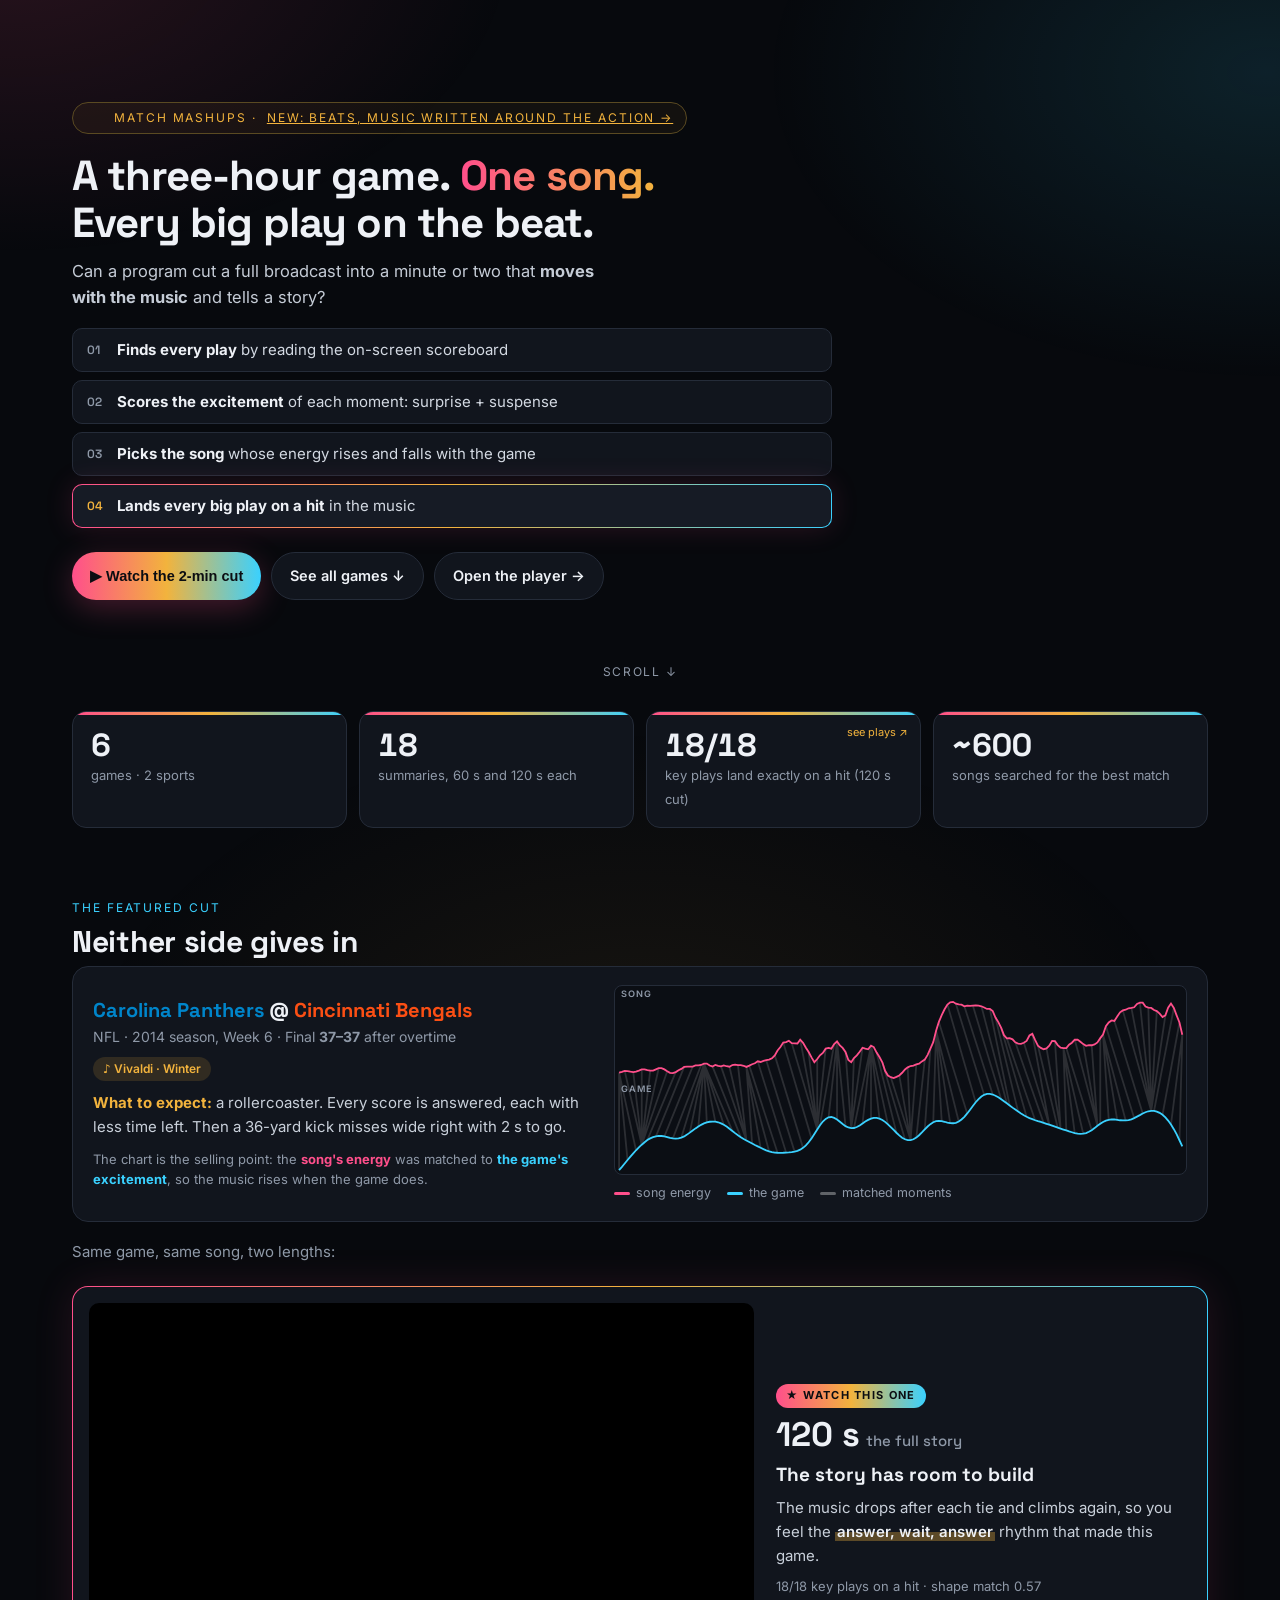
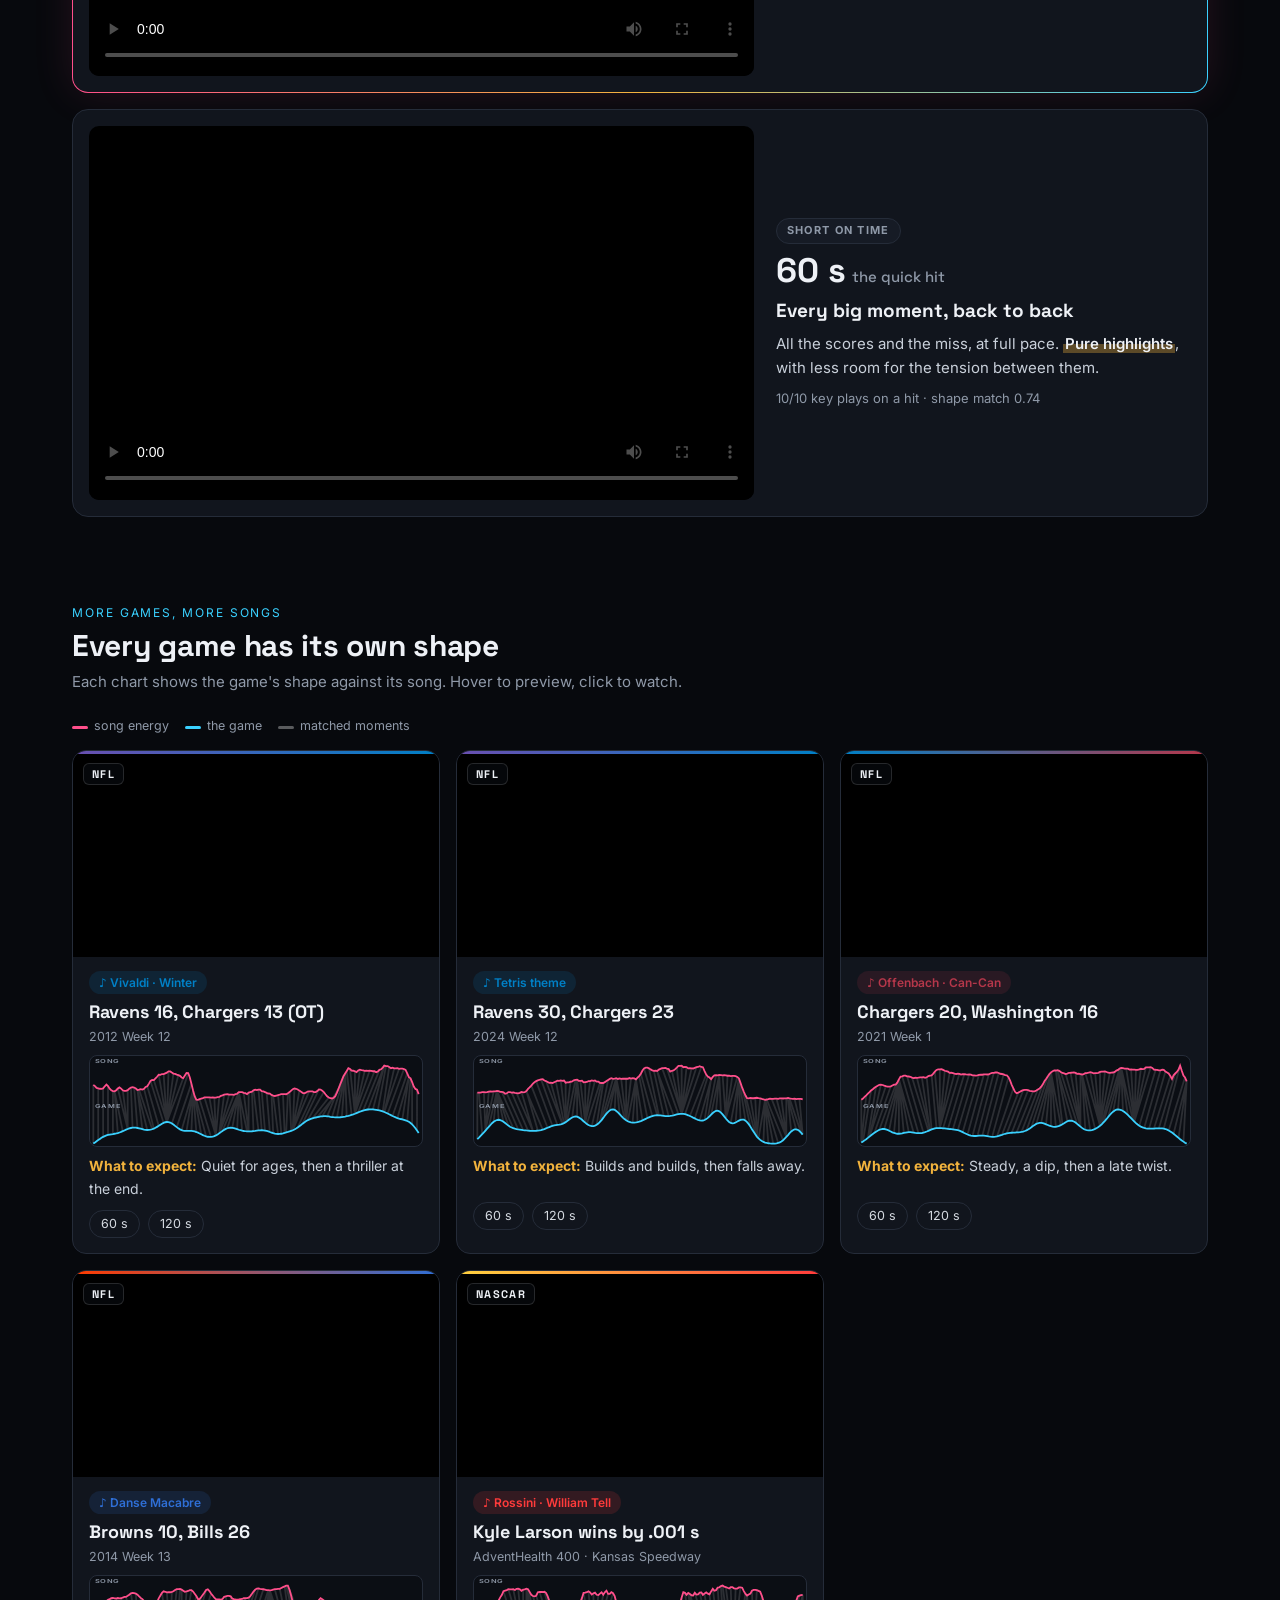
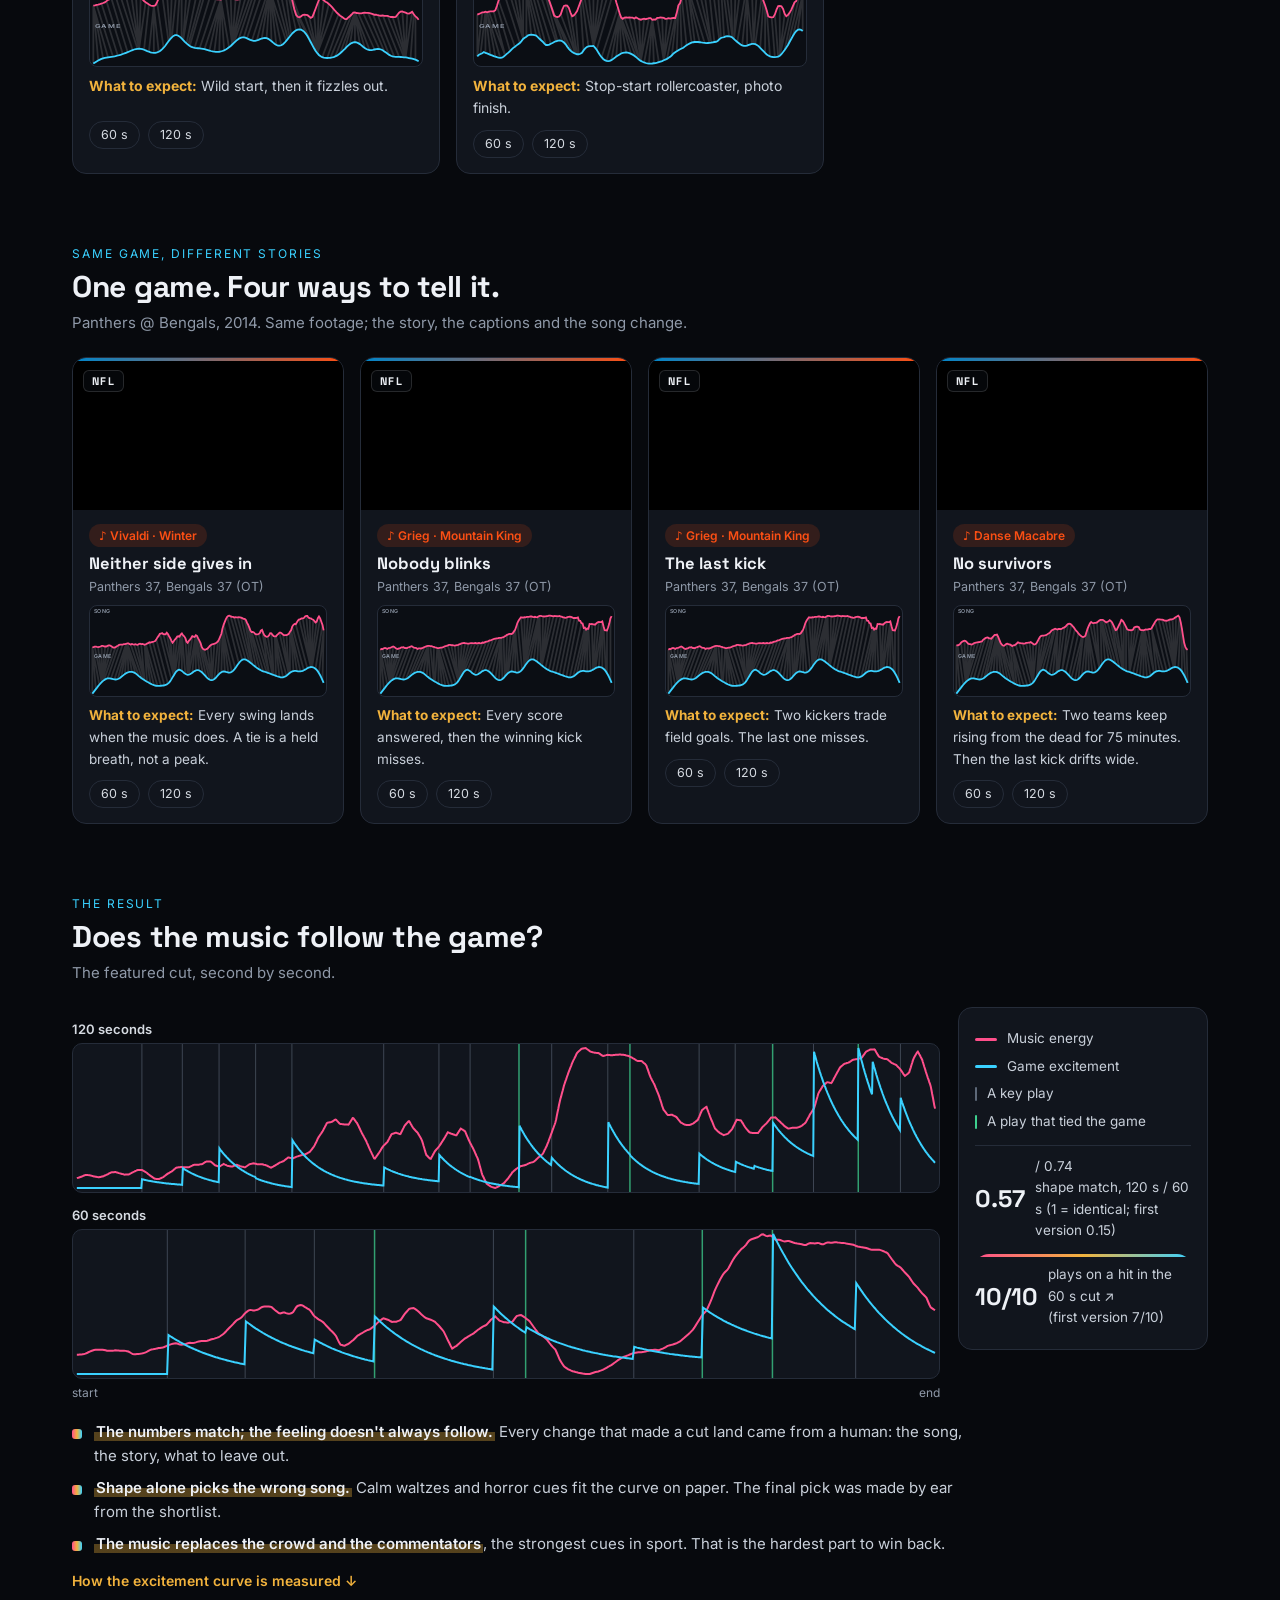
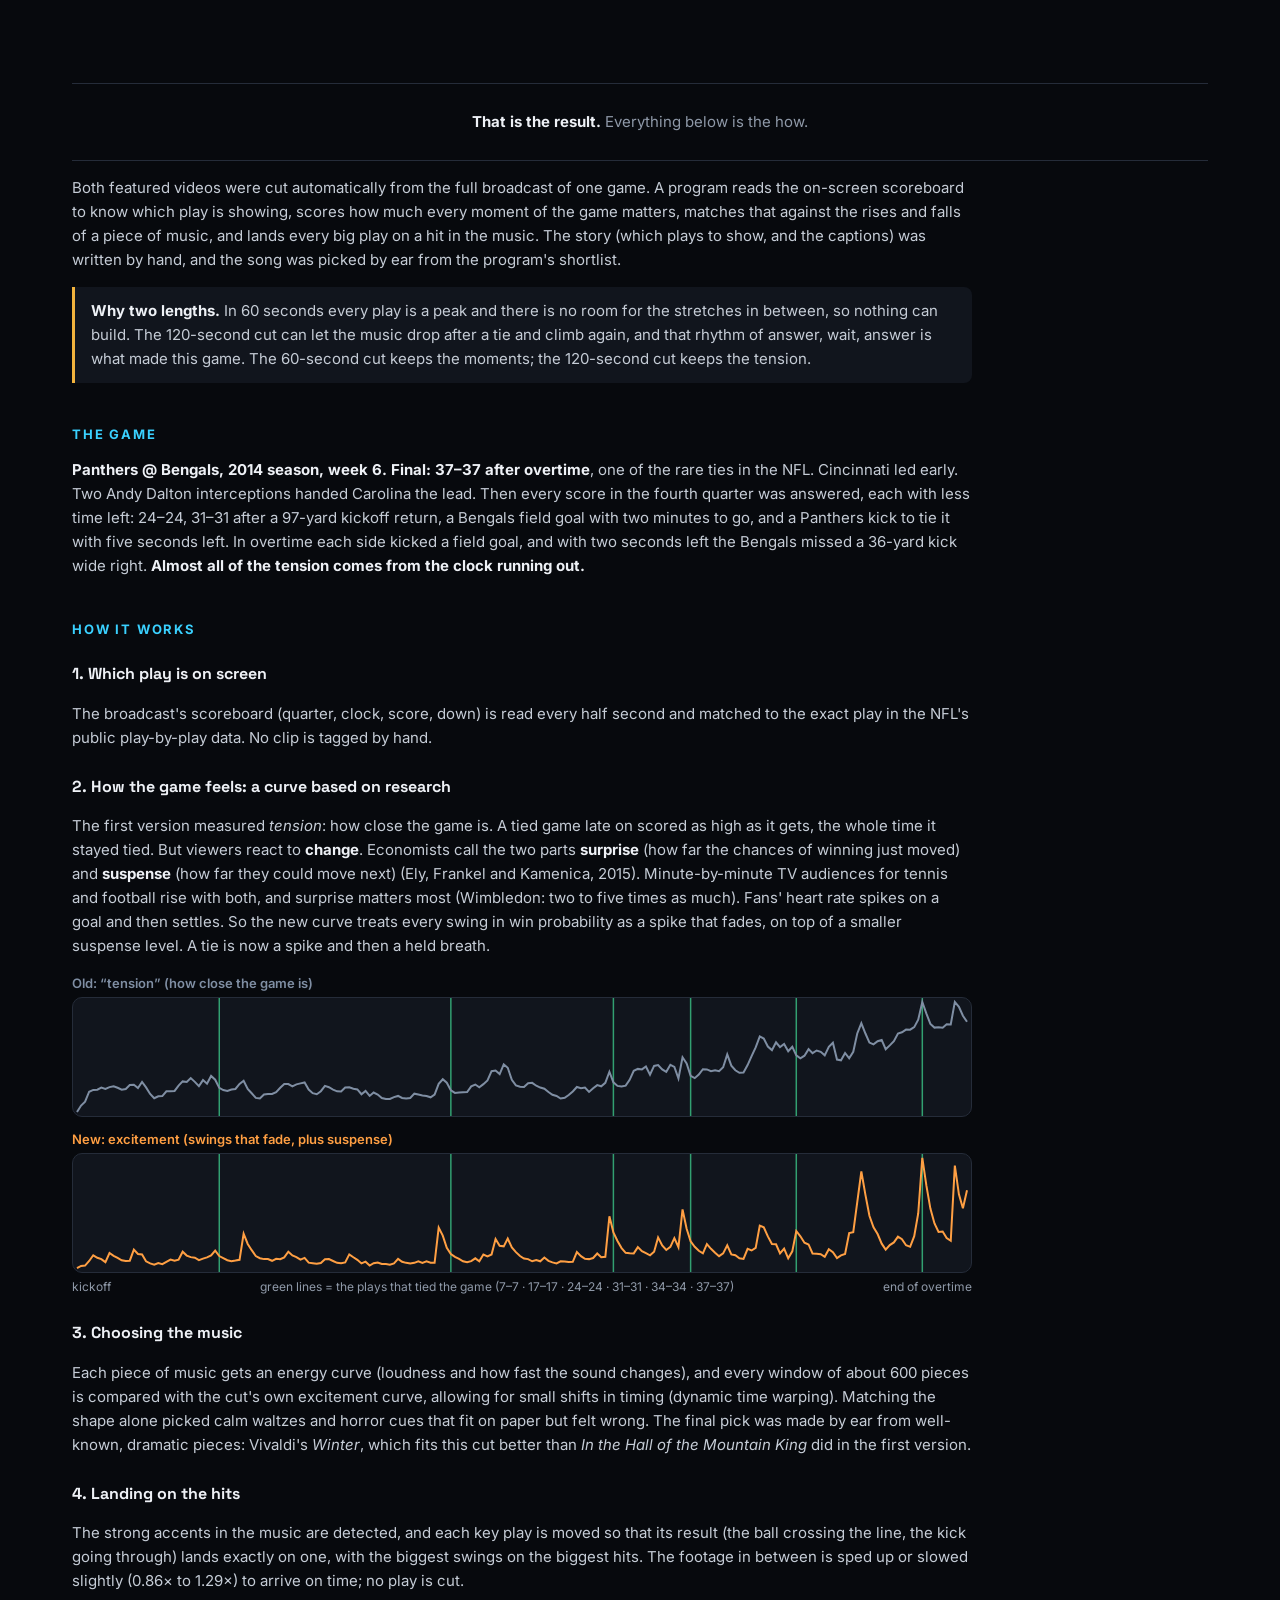
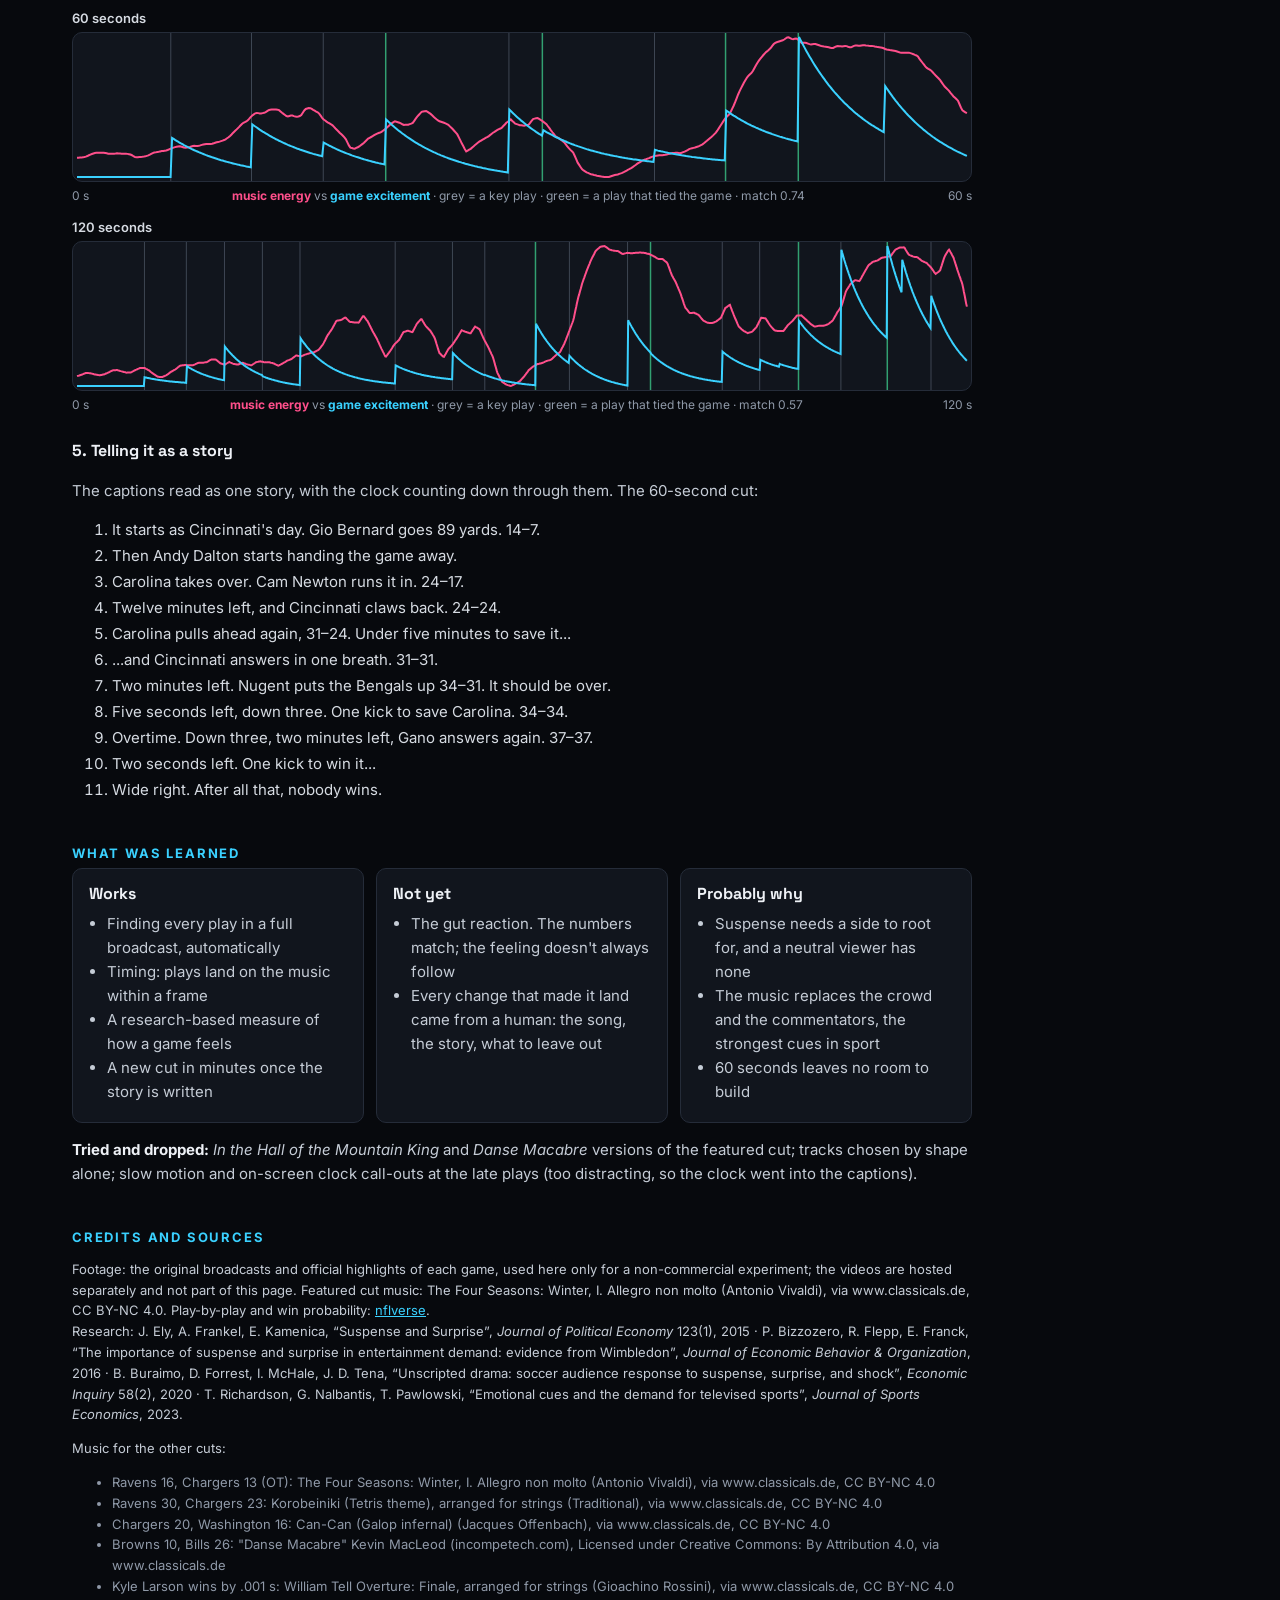
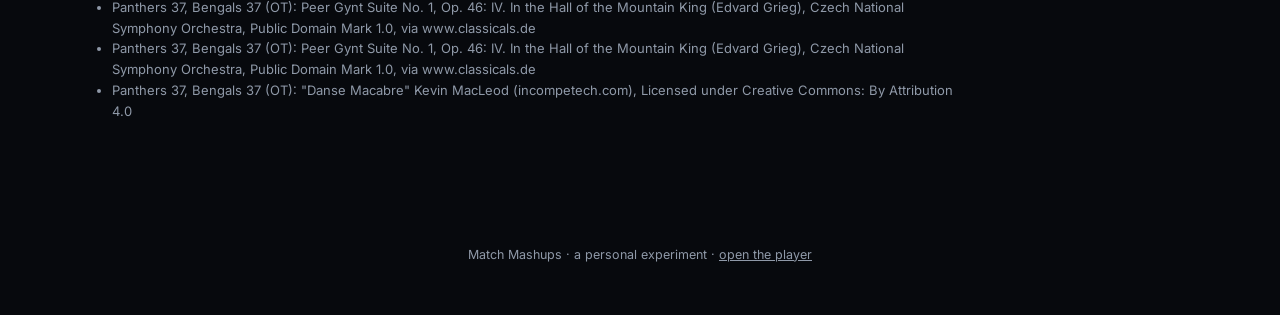
<file: docs/index.html>
<!doctype html>
<html lang="en"><head><meta charset="utf-8"><meta name="viewport" content="width=device-width, initial-scale=1">
<title>Match Mashups</title>
<meta name="description" content="A whole game, one song, every big play on the beat: sports broadcasts cut automatically to music.">
<link rel="preconnect" href="https://fonts.googleapis.com"><link rel="preconnect" href="https://fonts.gstatic.com" crossorigin>
<link href="https://fonts.googleapis.com/css2?family=Inter:wght@400;600;700&family=Space+Grotesk:wght@500;700&display=swap" rel="stylesheet">
<style>
:root{--bg:#07090d;--panel:#11151d;--panel2:#161b25;--line:#252c39;--fg:#eef1f6;--mut:#8f99a8;--acc:#f2b33d;--pink:#ff4f8b;--blue:#3ad1ff;--green:#3ecf8e;
 --grad:linear-gradient(90deg,#ff4f8b,#f2b33d 50%,#3ad1ff)}
*{box-sizing:border-box} html{scroll-behavior:smooth}
body{margin:0;background:var(--bg);color:var(--fg);font:15px/1.6 Inter,system-ui,-apple-system,"Segoe UI",sans-serif;overflow-x:hidden}
body:before{content:"";position:fixed;inset:-20%;z-index:-1;pointer-events:none;
 background:radial-gradient(40% 35% at 15% 10%,#ff4f8b22,transparent 70%),radial-gradient(40% 35% at 85% 20%,#3ad1ff1f,transparent 70%),radial-gradient(45% 40% at 50% 100%,#f2b33d14,transparent 70%);
 animation:drift 18s ease-in-out infinite alternate}
@keyframes drift{to{transform:translate(3%,-2%) scale(1.06)}}
a{color:inherit}
.wrap{max-width:1180px;margin:0 auto;padding:0 22px}
h1,h2,h3,.num{font-family:"Space Grotesk",Inter,system-ui,sans-serif}
.grad{background:var(--grad);background-size:200% auto;-webkit-background-clip:text;background-clip:text;color:transparent;animation:shine 6s linear infinite}
@keyframes shine{to{background-position:200% center}}
/* hero */
.hero{min-height:78vh;display:grid;grid-template-columns:1fr;max-width:760px;align-items:center;padding:36px 0}
.game{display:grid;grid-template-columns:1fr 1.15fr;gap:22px;align-items:center;background:var(--panel);border:1px solid var(--line);border-radius:16px;padding:18px 20px;margin:0 0 18px}
.game>*{min-width:0} .game .meta{margin:2px 0 8px} .game p{margin:10px 0 0;color:#c9d0da} .game .hint{font-size:13px;color:var(--mut)}
.exp{color:var(--acc)}
svg.mx{height:92px;margin:8px 0 2px;background:#0b0e14;border-radius:8px}
svg.mx path{fill:none;stroke-width:1.8;vector-effect:non-scaling-stroke} svg.mx text{fill:#8f99a8;font:600 9px Inter,sans-serif;letter-spacing:.1em}
.gc svg.mx{height:190px;margin:0}
.mxk{display:flex;flex-wrap:wrap;gap:6px 16px;color:var(--mut);font-size:12.5px;margin-top:8px} .mxk i{display:inline-block;width:16px;height:3px;border-radius:2px;margin-right:6px;vertical-align:middle}
.game .tm{font:700 20px "Space Grotesk"} .game .tm .a{color:#0085CA} .game .tm .h{color:#FB4F14} .game .meta{color:var(--mut);font-size:14px}
.game .song{--c2:var(--acc)}
.cut{display:grid;grid-template-columns:1.6fr 1fr;gap:22px;align-items:center;background:var(--panel);border:1px solid var(--line);border-radius:16px;padding:16px;margin:0 0 16px}
.cut.rec{border-color:transparent;background:linear-gradient(var(--panel),var(--panel)) padding-box,var(--grad) border-box;box-shadow:0 0 40px #ff4f8b1f}
.cut>*{min-width:0} .cut video,.cut .nov{display:block;width:100%;height:auto;aspect-ratio:16/9;object-fit:contain;background:#000;border-radius:10px}
.cut .len{font:700 34px "Space Grotesk";line-height:1} .cut .len small{font-size:15px;color:var(--mut);font-weight:500;margin-left:6px}
.badge{display:inline-block;font-size:11px;font-weight:700;letter-spacing:.12em;text-transform:uppercase;color:#0b0d12;background:var(--grad);border-radius:99px;padding:3px 10px;margin-bottom:10px}
.badge.alt{background:var(--panel2);color:var(--mut);border:1px solid var(--line)}
.cut h3{margin:8px 0 6px;font-size:19px} .cut p{color:#c9d0da;margin:0 0 8px} .cut .fig{color:var(--mut);font-size:13px}
.tag{display:inline-flex;align-items:center;gap:10px;font-size:12px;letter-spacing:.16em;text-transform:uppercase;color:var(--acc);border:1px solid #5a4a22;background:#f2b33d0d;border-radius:99px;padding:5px 13px}
.eq{display:inline-flex;gap:2px;align-items:flex-end;height:12px}.eq i{width:3px;background:var(--acc);border-radius:2px;animation:eq 1s ease-in-out infinite}
.eq i:nth-child(2){animation-delay:-.3s}.eq i:nth-child(3){animation-delay:-.6s}.eq i:nth-child(4){animation-delay:-.15s}
@keyframes eq{0%,100%{height:3px}50%{height:12px}}
h1{font-size:clamp(28px,3.4vw,42px);line-height:1.12;margin:18px 0 12px;letter-spacing:-.02em}
.q{color:#c5ccd6;font-size:16.5px;margin:0 0 18px;max-width:540px}
ul.how{list-style:none;padding:0;margin:0 0 24px;display:grid;gap:8px}
ul.how li{display:flex;gap:12px;align-items:center;background:var(--panel);border:1px solid var(--line);border-radius:10px;padding:9px 14px;color:#d3d9e2}
ul.how li b{color:var(--fg)} ul.how li .n{font:600 12px "Space Grotesk";color:var(--mut);width:18px}
ul.how li.main{border-color:transparent;background:linear-gradient(var(--panel2),var(--panel2)) padding-box,var(--grad) border-box;box-shadow:0 0 28px #ff4f8b26}
ul.how li.main .n{color:var(--acc)}
.cta{display:flex;flex-wrap:wrap;gap:10px}
.btn{display:inline-flex;align-items:center;gap:8px;padding:11px 18px;border-radius:99px;font-weight:600;text-decoration:none;border:1px solid var(--line);background:var(--panel);cursor:pointer;color:var(--fg);font-size:14.5px;transition:transform .15s,box-shadow .2s}
.btn:hover{transform:translateY(-2px)} .btn.pri{background:var(--grad);border:0;color:#0b0d12;box-shadow:0 8px 30px #ff4f8b40}
.screen{position:relative;border-radius:16px;padding:2px;background:var(--grad);background-size:300% 300%;animation:glow 8s ease infinite;box-shadow:0 20px 80px #000a,0 0 60px #3ad1ff22}
@keyframes glow{50%{background-position:100% 50%}}
.screen video{display:block;width:100%;border-radius:14px;background:#000;aspect-ratio:16/9;object-fit:cover}
.chip{position:absolute;left:16px;bottom:16px;background:#07090dcc;backdrop-filter:blur(6px);border:1px solid #ffffff22;border-radius:99px;padding:6px 13px;font-size:13px;display:flex;gap:8px;align-items:center}
.chip .dot{width:8px;height:8px;border-radius:50%;background:var(--pink);box-shadow:0 0 10px var(--pink);animation:pulse 1.2s infinite}
@keyframes pulse{50%{opacity:.35}}
.scrollhint{text-align:center;color:var(--mut);font-size:12px;letter-spacing:.14em;text-transform:uppercase;margin-top:-40px;padding-bottom:20px}
/* stats */
.stats{display:grid;grid-template-columns:repeat(4,1fr);gap:12px;margin:10px 0 0}
.stat{background:var(--panel);border:1px solid var(--line);border-radius:14px;padding:16px 18px;position:relative;overflow:hidden}
.stat:after{content:"";position:absolute;left:0;top:0;height:3px;width:100%;background:var(--grad)}
.stat .num{font-size:32px;font-weight:700;line-height:1.1;font-variant-numeric:tabular-nums}
.stat span{color:var(--mut);font-size:13px} .stat.click{cursor:pointer} .stat.click:hover{border-color:#ff4f8b88}
.stat .more{position:absolute;right:12px;top:12px;font-size:11px;color:var(--acc)}
/* sections */
section{padding:70px 0 0}
.kicker{font-size:12px;letter-spacing:.16em;text-transform:uppercase;color:var(--blue);margin:0 0 6px}
h2{font-size:clamp(22px,2.4vw,30px);margin:0 0 6px;letter-spacing:-.01em;line-height:1.2}
.sub{color:var(--mut);margin:0 0 22px}
.pair{display:grid;grid-template-columns:1fr 1fr;gap:16px}
.vid{background:var(--panel);border:1px solid var(--line);border-radius:14px;overflow:hidden}
.vh{display:flex;justify-content:space-between;align-items:baseline;padding:11px 15px} .vh span{color:var(--mut);font-size:13px}
.vid video,.nov{display:block;width:100%;aspect-ratio:16/9;background:#000} .nov{display:grid;place-items:center;color:var(--mut)}
ul.pts{list-style:none;padding:0;margin:18px 0 0;display:grid;gap:8px;max-width:900px}
ul.pts li{padding-left:22px;position:relative;color:#c9d0da} ul.pts li:before{content:"";position:absolute;left:0;top:.62em;width:10px;height:10px;border-radius:3px;background:var(--grad)}
mark{background:linear-gradient(transparent 55%,#f2b33d55 55%);color:var(--fg);padding:0 2px;font-weight:600}
/* cards */
.grid{display:grid;grid-template-columns:repeat(auto-fill,minmax(300px,1fr));gap:16px}
.grid.four{grid-template-columns:repeat(4,1fr)}
.card{background:var(--panel);border:1px solid var(--line);border-radius:14px;overflow:hidden;cursor:pointer;position:relative;transition:transform .2s,box-shadow .25s,border-color .25s}
.card:before{content:"";position:absolute;inset:0 0 auto 0;height:3px;background:linear-gradient(90deg,var(--c1),var(--c2));z-index:2}
.card:hover{transform:translateY(-4px);border-color:var(--c2);box-shadow:0 14px 40px #0008,0 0 0 1px var(--c2),0 0 40px color-mix(in srgb,var(--c2) 25%,transparent)}
.media{position:relative;aspect-ratio:16/9;background:#000;overflow:hidden}
.media video{width:100%;height:100%;object-fit:cover;display:block;transition:transform .5s}
.card:hover .media video{transform:scale(1.05)}
.sport{position:absolute;left:10px;top:12px;font:700 11px "Space Grotesk";letter-spacing:.12em;background:#07090dcc;border:1px solid #ffffff22;padding:3px 8px;border-radius:6px}
.pl{position:absolute;right:12px;bottom:12px;width:38px;height:38px;border-radius:50%;display:grid;place-items:center;background:#fff;color:#000;font-size:14px;opacity:0;transform:scale(.7);transition:.2s}
.card:hover .pl{opacity:1;transform:none}
.body{padding:13px 16px 15px} .body h3{margin:4px 0 0;font-size:18px} .when{color:var(--mut);font-size:12.5px}
.body p{margin:8px 0 10px;color:#c9d0da;font-size:14px;min-height:2.6em}
.song{display:inline-block;font-size:12px;font-weight:600;color:var(--c2);background:color-mix(in srgb,var(--c2) 14%,transparent);border-radius:99px;padding:2px 10px}
.lens{display:flex;gap:8px} .lens a{font-size:12.5px;text-decoration:none;border:1px solid var(--line);border-radius:99px;padding:3px 11px;color:#d6dbe2}
.lens a:hover{border-color:var(--c2);color:var(--fg)}
.card.sm .body h3{font-size:16.5px} .card.sm .body p{font-size:13.5px}
/* results */
.res{display:grid;grid-template-columns:1fr 250px;gap:18px;align-items:start}
.legend{background:var(--panel);border:1px solid var(--line);border-radius:14px;padding:14px 16px;font-size:13.5px;color:#c9d0da}
.legend div{display:flex;gap:10px;align-items:center;margin:6px 0} .legend i{display:inline-block;width:22px;height:3px;border-radius:2px}
.legend .r{margin-top:12px;padding-top:10px;border-top:1px solid var(--line)} .legend .r b{font:700 24px "Space Grotesk";color:var(--fg)}
.cl{font-size:13px;font-weight:600;margin:12px 0 3px;color:#d6dbe2}
svg{display:block;width:100%;height:120px;background:var(--panel);border:1px solid var(--line);border-radius:10px}
svg path{fill:none;stroke-width:2;vector-effect:non-scaling-stroke} .chart svg,.res svg{height:150px}
svg line.tie{stroke:var(--green);stroke-width:1.5;opacity:.75;vector-effect:non-scaling-stroke} svg line.beat{stroke:#5d6878;stroke-width:1;opacity:.6;vector-effect:non-scaling-stroke}
.axis{display:flex;justify-content:space-between;gap:10px;color:var(--mut);font-size:12px;margin-top:4px}
.jump{display:inline-block;margin-top:14px;color:var(--acc);font-weight:600;text-decoration:none;font-size:14px} .jump:hover{text-decoration:underline}
/* divider + the how */
.divider{margin:90px 0 0;padding:26px 0;border-top:1px solid var(--line);border-bottom:1px solid var(--line);text-align:center;color:var(--mut);font-size:15px}
.divider b{color:var(--fg)}
.howto{max-width:900px;padding-bottom:80px}
.howto h2{font-size:13px;letter-spacing:.14em;text-transform:uppercase;color:var(--blue);margin:44px 0 6px;font-family:Inter,system-ui,sans-serif}
.howto h3{font-size:16px;margin:24px 0 4px} .howto p{color:#c5ccd6} .howto b{color:var(--fg)}
.note{border-left:3px solid var(--acc);background:var(--panel);padding:12px 16px;border-radius:0 8px 8px 0;color:#d6dbe2}
ol.caps{color:#d6dbe2} ol.caps li{margin:2px 0}
.cols{display:grid;grid-template-columns:1fr 1fr 1fr;gap:12px} .cols .c{background:var(--panel);border:1px solid var(--line);border-radius:10px;padding:12px 16px}
.cols .c h3{margin-top:0} .cols .c ul{padding-left:18px;margin:6px 0;color:#c5ccd6}
.src{font-size:13px;color:var(--mut)} .src a{color:var(--blue)}
/* drill box */
dialog{background:var(--panel2);color:var(--fg);border:1px solid var(--line);border-radius:16px;padding:22px 24px;max-width:760px;width:calc(100% - 32px);box-shadow:0 30px 90px #000c}
dialog::backdrop{background:#000a;backdrop-filter:blur(3px)} dialog h3{margin:0 0 4px;font-size:18px}
.x{position:absolute;right:14px;top:10px;background:none;border:0;color:var(--mut);font-size:22px;cursor:pointer}
table.dt{width:100%;border-collapse:collapse;font-size:13.5px} .dt td{padding:6px 8px;border-top:1px solid var(--line)} .dt td:first-child{color:var(--mut);white-space:nowrap;font-variant-numeric:tabular-nums}
.dt td:last-child{white-space:nowrap;text-align:right;font-weight:600} .dt tr.ok td:last-child{color:var(--green)} .dt tr.no td:last-child{color:var(--pink)}
.dt i{font-style:normal;font-size:11px;color:var(--green);border:1px solid #3ecf8e66;border-radius:5px;padding:0 5px;margin-left:6px}
footer{color:var(--mut);font-size:12.5px;text-align:center;padding:30px 0 50px}
.rv{opacity:0;transform:translateY(18px);transition:opacity .7s,transform .7s} .rv.in{opacity:1;transform:none}
@media (max-width:900px){.hero{min-height:auto;padding-top:28px}.cut,.game{grid-template-columns:1fr}.scrollhint{display:none}.pair,.res{grid-template-columns:1fr}
 .stats{grid-template-columns:1fr 1fr}.grid.four{grid-template-columns:1fr 1fr}.cols{grid-template-columns:1fr}}
@media (max-width:560px){.wrap{padding:0 16px}.grid.four{grid-template-columns:1fr}.stat .num{font-size:26px}}
@media (prefers-reduced-motion:reduce){*,*:before,*:after{animation:none!important;transition:none!important}.rv{opacity:1;transform:none}}
</style></head><body>
<div class="wrap">

<header class="hero">
 <div>
  <span class="tag"><span class="eq"><i></i><i></i><i></i><i></i></span>Match Mashups · <a href="beats/" style="color:var(--acc)">New: Beats, music written around the action →</a></span>
  <h1>A three-hour game. <span class="grad">One song.</span><br>Every big play on the beat.</h1>
  <p class="q">Can a program cut a full broadcast into a minute or two that <b>moves with the music</b> and tells a story?</p>
  <ul class="how">
   <li><span class="n">01</span><span><b>Finds every play</b> by reading the on-screen scoreboard</span></li>
   <li><span class="n">02</span><span><b>Scores the excitement</b> of each moment: surprise + suspense</span></li>
   <li><span class="n">03</span><span><b>Picks the song</b> whose energy rises and falls with the game</span></li>
   <li class="main"><span class="n">04</span><span><b>Lands every big play on a hit</b> in the music</span></li>
  </ul>
  <div class="cta"><button class="btn pri" id="watch120">▶ Watch the 2-min cut</button>
   <a class="btn" href="#games">See all games ↓</a><a class="btn" href="player/">Open the player →</a></div>
 </div>
</header>
<div class="scrollhint">scroll ↓</div>

<div class="stats rv">
 <div class="stat"><div class="num" data-to="6">6</div><span>games · 2 sports</span></div>
 <div class="stat"><div class="num" data-to="18">18</div><span>summaries, 60 s and 120 s each</span></div>
 <div class="stat click" data-drill="drill120"><span class="more">see plays ↗</span><div class="num">18/18</div><span>key plays land exactly on a hit (120 s cut)</span></div>
 <div class="stat"><div class="num" data-to="600" data-pre="~">~600</div><span>songs searched for the best match</span></div>
</div>

<section id="watch" class="rv">
 <p class="kicker">The featured cut</p>
 <h2>Neither side gives in</h2>
 <div class="game"><div class="gi"><span class="tm"><span class="a">Carolina Panthers</span> @ <span class="h">Cincinnati Bengals</span></span>
  <div class="meta">NFL · 2014 season, Week 6 · Final <b>37–37</b> after overtime</div><span class="song">♪ Vivaldi · Winter</span>
  <p><b class="exp">What to expect:</b> a rollercoaster. Every score is answered, each with less time left. Then a 36-yard kick misses wide right with 2 s to go.</p>
  <p class="hint">The chart is the selling point: the <b style="color:#ff4f8b">song's energy</b> was matched to <b style="color:#3ad1ff">the game's excitement</b>, so the music rises when the game does.</p></div>
  <div class="gc"><svg class="mx" viewBox="0 0 560 190" preserveAspectRatio="none" aria-label="song energy vs the game"><path d="M4.0,87.5L4.0,186.0M4.0,87.5L12.3,175.9M4.0,87.5L20.6,166.0M9.5,85.8L26.2,160.4M17.9,87.1L26.2,160.4M26.2,84.3L26.2,160.4M34.5,85.6L26.2,160.4M42.8,83.1L26.2,160.4M51.2,86.2L26.2,160.4M59.5,87.0L31.7,155.7M67.8,81.8L40.1,151.9M76.1,81.5L48.4,152.0M84.4,79.8L56.7,154.0M87.2,78.4L65.0,153.2M87.2,78.4L73.3,148.2M87.2,78.4L81.7,142.0M87.2,78.4L90.0,137.9M87.2,78.4L98.3,137.1M87.2,78.4L106.6,140.3M87.2,78.4L115.0,146.5M95.5,81.3L123.3,152.8M103.9,81.2L128.8,156.2M112.2,81.6L128.8,156.2M120.5,80.0L128.8,156.2M128.8,81.8L134.4,159.2M128.8,81.8L142.7,163.5M128.8,81.8L151.0,167.1M131.6,80.5L159.3,168.5M139.9,76.1L167.7,168.3M148.2,75.0L176.0,167.4M156.6,70.1L184.3,163.6M164.9,57.1L192.6,154.0M173.2,57.7L198.2,145.0M181.5,54.3L198.2,145.0M189.8,66.7L198.2,145.0M198.2,73.8L198.2,145.0M206.5,63.3L198.2,145.0M214.8,58.7L200.9,140.7M217.6,56.0L209.3,132.7M217.6,56.0L217.6,134.9M217.6,56.0L225.9,141.6M225.9,66.7L231.5,143.7M234.2,72.8L231.5,143.7M242.6,62.4L231.5,143.7M250.9,60.3L234.2,143.5M250.9,60.3L242.6,139.0M250.9,60.3L250.9,134.0M250.9,60.3L259.2,134.0M250.9,60.3L267.5,139.8M256.4,67.3L275.8,148.3M262.0,77.1L284.2,154.9M270.3,92.2L289.7,155.7M278.6,90.4L289.7,155.7M286.9,82.2L289.7,155.7M295.3,79.2L289.7,155.7M303.6,74.4L295.3,153.2M309.1,63.3L303.6,145.0M314.7,45.2L311.9,137.7M314.7,45.2L320.2,136.5M314.7,45.2L328.5,138.6M314.7,45.2L336.9,137.0M317.4,36.3L345.2,128.8M325.8,18.7L353.5,117.5M334.1,17.9L361.8,110.0M342.4,20.5L370.2,109.7M350.7,19.8L378.5,114.5M359.1,20.5L384.0,118.6M367.4,23.2L386.8,120.7M372.9,31.9L395.1,126.9M378.5,42.4L403.4,132.1M384.0,52.9L411.8,135.7M392.3,56.9L420.1,138.3M400.7,57.4L425.6,140.2M409.0,48.3L425.6,140.2M414.5,60.4L433.9,143.2M422.9,63.1L436.7,144.2M431.2,55.8L436.7,144.2M439.5,62.8L442.3,146.0M439.5,62.8L450.6,148.6M439.5,62.8L458.9,149.3M442.3,62.7L467.2,145.7M450.6,54.3L472.8,141.3M458.9,58.7L472.8,141.3M467.2,59.9L472.8,141.3M475.6,52.7L475.6,139.3M478.3,49.0L483.9,135.2M478.3,49.0L492.2,135.3M478.3,49.0L500.5,135.9M481.1,40.7L508.8,133.5M489.4,35.3L517.2,128.9M497.7,24.7L525.5,126.2M506.1,22.1L525.5,126.2M514.4,16.8L525.5,126.2M522.7,21.9L525.5,126.2M531.0,25.3L525.5,126.2M539.4,29.6L525.5,126.2M547.7,22.2L528.3,126.2M553.2,36.9L536.6,130.1M556.0,49.3L544.9,140.0M556.0,49.3L553.2,155.9" stroke="#ffffff22" stroke-width="1"/><path d="M4.0,87.5L6.8,86.8L9.5,85.8L12.3,86.0L15.1,86.6L17.9,87.1L20.6,86.6L23.4,85.5L26.2,84.3L29.0,84.2L31.7,85.0L34.5,85.6L37.3,85.5L40.1,84.2L42.8,83.1L45.6,83.0L48.4,84.3L51.2,86.2L53.9,87.8L56.7,88.1L59.5,87.0L62.3,85.1L65.0,83.8L67.8,81.8L70.6,81.5L73.3,81.5L76.1,81.5L78.9,80.3L81.7,80.2L84.4,79.8L87.2,78.4L90.0,78.4L92.8,80.4L95.5,81.3L98.3,79.8L101.1,80.8L103.9,81.2L106.6,80.2L109.4,81.1L112.2,81.6L115.0,79.9L117.7,79.4L120.5,80.0L123.3,79.9L126.1,80.6L128.8,81.8L131.6,80.5L134.4,79.1L137.1,78.1L139.9,76.1L142.7,76.8L145.5,75.7L148.2,75.0L151.0,74.4L153.8,73.1L156.6,70.1L159.3,65.2L162.1,61.7L164.9,57.1L167.7,56.7L170.4,55.3L173.2,57.7L176.0,58.0L178.8,58.1L181.5,54.3L184.3,57.4L187.1,62.4L189.8,66.7L192.6,72.1L195.4,77.1L198.2,73.8L200.9,70.0L203.7,67.7L206.5,63.3L209.3,62.6L212.0,63.4L214.8,58.7L217.6,56.0L220.4,60.1L223.1,62.6L225.9,66.7L228.7,74.8L231.5,77.1L234.2,72.8L237.0,70.1L239.8,66.4L242.6,62.4L245.3,63.3L248.1,64.0L250.9,60.3L253.6,61.7L256.4,67.3L259.2,71.8L262.0,77.1L264.7,85.7L267.5,90.5L270.3,92.2L273.1,93.0L275.8,91.8L278.6,90.4L281.4,87.7L284.2,84.3L286.9,82.2L289.7,80.9L292.5,80.4L295.3,79.2L298.0,78.5L300.8,76.2L303.6,74.4L306.4,69.6L309.1,63.3L311.9,56.7L314.7,45.2L317.4,36.3L320.2,29.5L323.0,23.5L325.8,18.7L328.5,16.5L331.3,16.0L334.1,17.9L336.9,18.6L339.6,18.8L342.4,20.5L345.2,19.8L348.0,20.0L350.7,19.8L353.5,19.6L356.3,19.9L359.1,20.5L361.8,21.7L364.6,23.2L367.4,23.2L370.2,25.3L372.9,31.9L375.7,36.5L378.5,42.4L381.2,49.7L384.0,52.9L386.8,52.7L389.6,53.9L392.3,56.9L395.1,58.2L397.9,58.4L400.7,57.4L403.4,55.5L406.2,50.0L409.0,48.3L411.8,54.7L414.5,60.4L417.3,62.6L420.1,63.9L422.9,63.1L425.6,60.4L428.4,55.5L431.2,55.8L433.9,59.7L436.7,62.4L439.5,62.8L442.3,62.7L445.0,59.4L447.8,57.3L450.6,54.3L453.4,54.2L456.1,56.4L458.9,58.7L461.7,60.4L464.5,59.8L467.2,59.9L470.0,59.0L472.8,57.0L475.6,52.7L478.3,49.0L481.1,40.7L483.9,36.9L486.7,34.8L489.4,35.3L492.2,30.9L495.0,26.6L497.7,24.7L500.5,24.0L503.3,22.5L506.1,22.1L508.8,21.5L511.6,18.1L514.4,16.8L517.2,16.8L519.9,20.8L522.7,21.9L525.5,22.2L528.3,24.3L531.0,25.3L533.8,27.9L536.6,31.4L539.4,29.6L542.1,22.0L544.9,17.8L547.7,22.2L550.5,29.9L553.2,36.9L556.0,49.3" stroke="#ff4f8b"/><path d="M4.0,186.0L6.8,182.8L9.5,179.4L12.3,175.9L15.1,172.4L17.9,169.1L20.6,166.0L23.4,163.1L26.2,160.4L29.0,157.9L31.7,155.7L34.5,154.0L37.3,152.7L40.1,151.9L42.8,151.5L45.6,151.6L48.4,152.0L51.2,152.7L53.9,153.5L56.7,154.0L59.5,154.2L62.3,154.0L65.0,153.2L67.8,152.0L70.6,150.2L73.3,148.2L76.1,146.0L78.9,143.9L81.7,142.0L84.4,140.3L87.2,138.9L90.0,137.9L92.8,137.2L95.5,137.0L98.3,137.1L101.1,137.7L103.9,138.8L106.6,140.3L109.4,142.1L112.2,144.3L115.0,146.5L117.7,148.7L120.5,150.8L123.3,152.8L126.1,154.6L128.8,156.2L131.6,157.7L134.4,159.2L137.1,160.7L139.9,162.1L142.7,163.5L145.5,164.9L148.2,166.1L151.0,167.1L153.8,167.8L156.6,168.3L159.3,168.5L162.1,168.6L164.9,168.5L167.7,168.3L170.4,168.1L173.2,167.8L176.0,167.4L178.8,166.6L181.5,165.4L184.3,163.6L187.1,161.1L189.8,157.9L192.6,154.0L195.4,149.6L198.2,145.0L200.9,140.7L203.7,137.0L206.5,134.3L209.3,132.7L212.0,132.4L214.8,133.3L217.6,134.9L220.4,137.2L223.1,139.5L225.9,141.6L228.7,143.0L231.5,143.7L234.2,143.5L237.0,142.5L239.8,141.0L242.6,139.0L245.3,137.0L248.1,135.3L250.9,134.0L253.6,133.3L256.4,133.3L259.2,134.0L262.0,135.4L264.7,137.3L267.5,139.8L270.3,142.6L273.1,145.5L275.8,148.3L278.6,151.0L281.4,153.3L284.2,154.9L286.9,155.7L289.7,155.7L292.5,154.9L295.3,153.2L298.0,150.8L300.8,148.0L303.6,145.0L306.4,142.0L309.1,139.6L311.9,137.7L314.7,136.6L317.4,136.3L320.2,136.5L323.0,137.2L325.8,138.0L328.5,138.6L331.3,138.7L334.1,138.3L336.9,137.0L339.6,134.9L342.4,132.2L345.2,128.8L348.0,125.0L350.7,121.2L353.5,117.5L356.3,114.3L359.1,111.7L361.8,110.0L364.6,109.1L367.4,109.0L370.2,109.7L372.9,110.9L375.7,112.5L378.5,114.5L381.2,116.5L384.0,118.6L386.8,120.7L389.6,122.9L392.3,124.9L395.1,126.9L397.9,128.8L400.7,130.6L403.4,132.1L406.2,133.5L409.0,134.6L411.8,135.7L414.5,136.6L417.3,137.4L420.1,138.3L422.9,139.3L425.6,140.2L428.4,141.2L431.2,142.2L433.9,143.2L436.7,144.2L439.5,145.1L442.3,146.0L445.0,147.0L447.8,147.8L450.6,148.6L453.4,149.2L456.1,149.4L458.9,149.3L461.7,148.6L464.5,147.3L467.2,145.7L470.0,143.6L472.8,141.3L475.6,139.3L478.3,137.4L481.1,136.0L483.9,135.2L486.7,134.8L489.4,134.9L492.2,135.3L495.0,135.7L497.7,135.9L500.5,135.9L503.3,135.6L506.1,134.7L508.8,133.5L511.6,132.0L514.4,130.5L517.2,128.9L519.9,127.6L522.7,126.6L525.5,126.2L528.3,126.2L531.0,126.9L533.8,128.2L536.6,130.1L539.4,132.7L542.1,136.0L544.9,140.0L547.7,144.7L550.5,150.0L553.2,155.9L556.0,162.0" stroke="#3ad1ff"/><text x="6" y="11">SONG</text><text x="6" y="107">GAME</text></svg><div class="mxk"><span><i style="background:#ff4f8b"></i>song energy</span><span><i style="background:#3ad1ff"></i>the game</span><span><i style="background:#ffffff55"></i>matched moments</span></div></div></div>
 <p class="sub">Same game, same song, two lengths:</p>
 <div class="cut rec"><video id="v120" controls preload="metadata" playsinline poster="https://github.com/atharva-729/match-mashups/releases/download/media-v1/hero_poster.jpg" src="https://github.com/atharva-729/match-mashups/releases/download/media-v1/Panthers-Bengals_Winter_120s_1080p.mp4"></video><div><span class="badge">★ Watch this one</span>
  <div class="len">120 s<small>the full story</small></div>
  <h3>The story has room to build</h3>
  <p>The music drops after each tie and climbs again, so you feel the <mark>answer, wait, answer</mark> rhythm that made this game.</p>
  <div class="fig">18/18 key plays on a hit · shape match 0.57</div></div></div>
 <div class="cut"><video id="v60" controls preload="metadata" playsinline poster="https://github.com/atharva-729/match-mashups/releases/download/media-v1/hero_poster.jpg" src="https://github.com/atharva-729/match-mashups/releases/download/media-v1/Panthers-Bengals_Winter_60s_1080p.mp4"></video><div><span class="badge alt">Short on time</span>
  <div class="len">60 s<small>the quick hit</small></div>
  <h3>Every big moment, back to back</h3>
  <p>All the scores and the miss, at full pace. <mark>Pure highlights</mark>, with less room for the tension between them.</p>
  <div class="fig">10/10 key plays on a hit · shape match 0.74</div></div></div>
</section>

<section id="games" class="rv">
 <p class="kicker">More games, more songs</p>
 <h2>Every game has its own shape</h2>
 <p class="sub">Each chart shows the game's shape against its song. Hover to preview, click to watch.</p>
 <div class="mxk"><span><i style="background:#ff4f8b"></i>song energy</span><span><i style="background:#3ad1ff"></i>the game</span><span><i style="background:#ffffff55"></i>matched moments</span></div><div style="height:14px"></div>
 <div class="grid"><div class="card" data-href="player/#/play/nfl_winter_bal_sd/120" style="--c1:#6A4FB0;--c2:#0080C6"><div class="media"><video muted loop playsinline preload="none" poster="https://github.com/atharva-729/match-mashups/releases/download/media-v1/poster_nfl_winter_bal_sd.jpg" data-src="https://github.com/atharva-729/match-mashups/releases/download/media-v1/preview_nfl_winter_bal_sd.mp4"></video><span class="sport">NFL</span><span class="pl">▶</span></div><div class="body"><div class="song">♪ Vivaldi · Winter</div><h3>Ravens 16, Chargers 13 (OT)</h3><div class="when">2012 Week 12</div><svg class="mx" viewBox="0 0 400 150" preserveAspectRatio="none" aria-label="song energy vs the game"><path d="M4.0,48.1L4.0,146.0M9.9,53.8L9.9,140.1M15.8,54.0L15.8,134.8M21.7,50.0L21.7,131.6M27.6,58.6L27.6,130.1M29.6,58.9L33.5,128.4M29.6,58.9L39.5,125.3M33.5,54.2L45.4,121.6M39.5,57.2L45.4,121.6M45.4,57.0L45.4,121.6M49.3,52.6L51.3,119.5M53.2,52.5L57.2,120.0M57.2,56.6L63.1,121.9M57.2,56.6L69.0,123.3M59.2,56.2L74.9,122.1M65.1,54.8L76.9,121.0M69.0,50.5L82.8,116.4M72.9,41.5L88.7,111.5M76.9,40.1L92.6,110.0M82.8,31.2L92.6,110.0M88.7,30.2L92.6,110.0M94.6,25.5L92.6,110.0M100.5,29.3L92.6,110.0M106.4,31.8L92.6,110.0M112.3,37.0L92.6,110.0M118.3,28.5L98.6,112.4M122.2,46.1L104.5,118.6M124.2,57.4L110.4,123.5M124.2,57.4L116.3,124.9M124.2,57.4L122.2,124.9M124.2,57.4L128.1,126.7M126.1,67.1L134.0,130.4M128.1,72.7L139.9,133.9M132.0,72.0L145.8,134.9M137.9,69.0L151.7,132.4M143.9,69.0L151.7,132.4M149.8,69.5L151.7,132.4M155.7,68.2L151.7,132.4M161.6,64.4L155.7,128.9M167.5,64.5L155.7,128.9M173.4,64.7L155.7,128.9M179.3,60.1L159.6,124.9M179.3,60.1L165.5,120.4M179.3,60.1L171.4,119.8M179.3,60.1L177.3,122.0M179.3,60.1L183.3,124.4M179.3,60.1L189.2,125.5M185.2,61.3L191.1,125.7M191.1,61.1L191.1,125.7M195.1,59.5L197.0,125.1M197.0,57.2L203.0,124.1M203.0,56.0L206.9,123.7M206.9,58.6L210.8,124.2M212.8,61.5L216.7,126.7M218.7,64.8L220.7,128.6M220.7,65.9L226.6,130.0M226.6,65.1L230.5,129.6M232.5,63.4L234.5,128.3M238.4,62.0L236.4,127.4M240.4,60.2L242.4,124.7M246.3,54.2L244.3,123.7M252.2,57.7L244.3,123.7M258.1,62.3L244.3,123.7M264.0,58.8L244.3,123.7M269.9,60.1L250.2,119.2M275.8,55.8L256.1,112.8M281.7,60.1L262.1,107.2M287.7,69.1L268.0,104.0M293.6,69.5L273.9,101.9M299.5,54.3L279.8,100.5M305.4,33.6L285.7,100.5M307.4,29.1L291.6,101.7M307.4,29.1L297.5,102.3M307.4,29.1L303.4,101.8M307.4,29.1L309.3,100.3M309.3,25.1L315.2,98.2M313.3,21.7L319.2,96.3M319.2,25.5L319.2,96.3M325.1,22.8L319.2,96.3M331.0,24.7L319.2,96.3M336.9,24.5L319.2,96.3M342.8,25.4L323.1,94.0M348.7,23.1L329.0,90.9M354.6,16.0L334.9,89.2M354.6,16.0L340.8,89.1M356.6,16.8L346.8,90.1M360.5,18.5L352.7,92.3M366.5,20.7L354.6,93.3M372.4,21.3L354.6,93.3M378.3,21.7L358.6,95.8M382.2,28.9L364.5,99.9M384.2,35.3L370.4,103.4M384.2,35.3L376.3,105.6M386.2,37.3L382.2,108.3M388.1,43.4L388.1,114.1M394.0,56.1L394.0,124.3" stroke="#ffffff22" stroke-width="1"/><path d="M4.0,48.1L6.0,50.1L7.9,53.2L9.9,53.8L11.9,54.6L13.8,54.8L15.8,54.0L17.8,50.5L19.8,47.5L21.7,50.0L23.7,54.4L25.7,57.2L27.6,58.6L29.6,58.9L31.6,57.0L33.5,54.2L35.5,52.4L37.5,54.4L39.5,57.2L41.4,58.2L43.4,58.1L45.4,57.0L47.3,54.4L49.3,52.6L51.3,52.0L53.2,52.5L55.2,54.1L57.2,56.6L59.2,56.2L61.1,55.4L63.1,56.1L65.1,54.8L67.0,51.6L69.0,50.5L71.0,46.0L72.9,41.5L74.9,39.9L76.9,40.1L78.9,37.3L80.8,34.6L82.8,31.2L84.8,31.5L86.7,30.1L88.7,30.2L90.7,28.9L92.6,27.7L94.6,25.5L96.6,25.7L98.6,27.6L100.5,29.3L102.5,29.8L104.5,30.9L106.4,31.8L108.4,33.0L110.4,35.8L112.3,37.0L114.3,32.6L116.3,28.2L118.3,28.5L120.2,35.3L122.2,46.1L124.2,57.4L126.1,67.1L128.1,72.7L130.1,73.0L132.0,72.0L134.0,70.9L136.0,70.1L137.9,69.0L139.9,69.0L141.9,68.9L143.9,69.0L145.8,69.5L147.8,69.1L149.8,69.5L151.7,69.2L153.7,68.6L155.7,68.2L157.6,66.5L159.6,65.5L161.6,64.4L163.6,63.8L165.5,63.5L167.5,64.5L169.5,64.5L171.4,64.4L173.4,64.7L175.4,63.7L177.3,62.9L179.3,60.1L181.3,60.2L183.3,60.1L185.2,61.3L187.2,61.9L189.2,63.6L191.1,61.1L193.1,60.2L195.1,59.5L197.0,57.2L199.0,56.2L201.0,56.9L203.0,56.0L204.9,56.2L206.9,58.6L208.9,59.0L210.8,60.1L212.8,61.5L214.8,62.5L216.7,62.7L218.7,64.8L220.7,65.9L222.7,66.6L224.6,65.9L226.6,65.1L228.6,64.5L230.5,63.7L232.5,63.4L234.5,63.5L236.4,63.7L238.4,62.0L240.4,60.2L242.4,57.6L244.3,55.3L246.3,54.2L248.3,54.6L250.2,55.7L252.2,57.7L254.2,59.4L256.1,61.4L258.1,62.3L260.1,61.1L262.1,59.3L264.0,58.8L266.0,58.9L268.0,59.0L269.9,60.1L271.9,60.2L273.9,58.4L275.8,55.8L277.8,56.0L279.8,57.7L281.7,60.1L283.7,63.7L285.7,67.1L287.7,69.1L289.6,70.4L291.6,70.8L293.6,69.5L295.5,66.9L297.5,61.1L299.5,54.3L301.4,47.5L303.4,40.5L305.4,33.6L307.4,29.1L309.3,25.1L311.3,20.4L313.3,21.7L315.2,24.4L317.2,24.6L319.2,25.5L321.1,26.8L323.1,24.2L325.1,22.8L327.1,23.5L329.0,24.1L331.0,24.7L333.0,24.4L334.9,24.7L336.9,24.5L338.9,24.7L340.8,25.4L342.8,25.4L344.8,27.2L346.8,25.7L348.7,23.1L350.7,22.2L352.7,19.4L354.6,16.0L356.6,16.8L358.6,16.8L360.5,18.5L362.5,20.3L364.5,19.6L366.5,20.7L368.4,20.7L370.4,20.3L372.4,21.3L374.3,21.0L376.3,21.2L378.3,21.7L380.2,23.2L382.2,28.9L384.2,35.3L386.2,37.3L388.1,43.4L390.1,50.8L392.1,54.9L394.0,56.1L396.0,63.5" stroke="#ff4f8b"/><path d="M4.0,146.0L6.0,144.1L7.9,142.1L9.9,140.1L11.9,138.2L13.8,136.4L15.8,134.8L17.8,133.5L19.8,132.4L21.7,131.6L23.7,131.0L25.7,130.5L27.6,130.1L29.6,129.6L31.6,129.1L33.5,128.4L35.5,127.5L37.5,126.5L39.5,125.3L41.4,124.1L43.4,122.8L45.4,121.6L47.3,120.6L49.3,120.0L51.3,119.5L53.2,119.4L55.2,119.5L57.2,120.0L59.2,120.5L61.1,121.2L63.1,121.9L65.1,122.6L67.0,123.0L69.0,123.3L71.0,123.2L72.9,122.8L74.9,122.1L76.9,121.0L78.9,119.7L80.8,118.1L82.8,116.4L84.8,114.6L86.7,112.9L88.7,111.5L90.7,110.4L92.6,110.0L94.6,110.1L96.6,110.9L98.6,112.4L100.5,114.3L102.5,116.4L104.5,118.6L106.4,120.6L108.4,122.3L110.4,123.5L112.3,124.3L114.3,124.7L116.3,124.9L118.3,124.8L120.2,124.7L122.2,124.9L124.2,125.2L126.1,125.8L128.1,126.7L130.1,127.8L132.0,129.1L134.0,130.4L136.0,131.8L137.9,132.9L139.9,133.9L141.9,134.6L143.9,134.9L145.8,134.9L147.8,134.5L149.8,133.6L151.7,132.4L153.7,130.8L155.7,128.9L157.6,126.9L159.6,124.9L161.6,123.1L163.6,121.5L165.5,120.4L167.5,119.7L169.5,119.6L171.4,119.8L173.4,120.3L175.4,121.1L177.3,122.0L179.3,122.9L181.3,123.7L183.3,124.4L185.2,125.0L187.2,125.3L189.2,125.5L191.1,125.7L193.1,125.6L195.1,125.4L197.0,125.1L199.0,124.8L201.0,124.4L203.0,124.1L204.9,123.8L206.9,123.7L208.9,123.9L210.8,124.2L212.8,124.9L214.8,125.7L216.7,126.7L218.7,127.6L220.7,128.6L222.7,129.4L224.6,129.8L226.6,130.0L228.6,129.9L230.5,129.6L232.5,129.0L234.5,128.3L236.4,127.4L238.4,126.6L240.4,125.7L242.4,124.7L244.3,123.7L246.3,122.4L248.3,120.9L250.2,119.2L252.2,117.1L254.2,115.0L256.1,112.8L258.1,110.7L260.1,108.8L262.1,107.2L264.0,105.9L266.0,104.8L268.0,104.0L269.9,103.2L271.9,102.5L273.9,101.9L275.8,101.3L277.8,100.8L279.8,100.5L281.7,100.3L283.7,100.3L285.7,100.5L287.7,100.8L289.6,101.3L291.6,101.7L293.6,102.0L295.5,102.2L297.5,102.3L299.5,102.3L301.4,102.1L303.4,101.8L305.4,101.3L307.4,100.9L309.3,100.3L311.3,99.7L313.3,99.0L315.2,98.2L317.2,97.3L319.2,96.3L321.1,95.2L323.1,94.0L325.1,92.9L327.1,91.8L329.0,90.9L331.0,90.1L333.0,89.6L334.9,89.2L336.9,89.0L338.9,89.0L340.8,89.1L342.8,89.3L344.8,89.7L346.8,90.1L348.7,90.7L350.7,91.5L352.7,92.3L354.6,93.3L356.6,94.5L358.6,95.8L360.5,97.2L362.5,98.5L364.5,99.9L366.5,101.2L368.4,102.4L370.4,103.4L372.4,104.3L374.3,105.0L376.3,105.6L378.3,106.4L380.2,107.2L382.2,108.3L384.2,109.7L386.2,111.7L388.1,114.1L390.1,117.1L392.1,120.5L394.0,124.3L396.0,128.4" stroke="#3ad1ff"/><text x="6" y="11">SONG</text><text x="6" y="87">GAME</text></svg><p><b class="exp">What to expect:</b> Quiet for ages, then a thriller at the end.</p><div class="lens"><a href="player/#/play/nfl_winter_bal_sd/60">60 s</a><a href="player/#/play/nfl_winter_bal_sd/120">120 s</a></div></div></div><div class="card" data-href="player/#/play/nfl_tetris_bal_lac/120" style="--c1:#6A4FB0;--c2:#0080C6"><div class="media"><video muted loop playsinline preload="none" poster="https://github.com/atharva-729/match-mashups/releases/download/media-v1/poster_nfl_tetris_bal_lac.jpg" data-src="https://github.com/atharva-729/match-mashups/releases/download/media-v1/preview_nfl_tetris_bal_lac.mp4"></video><span class="sport">NFL</span><span class="pl">▶</span></div><div class="body"><div class="song">♪ Tetris theme</div><h3>Ravens 30, Chargers 23</h3><div class="when">2024 Week 12</div><svg class="mx" viewBox="0 0 400 150" preserveAspectRatio="none" aria-label="song energy vs the game"><path d="M4.0,60.9L4.0,138.6M6.0,61.2L9.9,130.4M11.9,60.1L13.8,124.3M17.8,59.5L13.8,124.3M23.7,59.0L13.8,124.3M27.6,58.3L17.8,118.1M27.6,58.3L23.7,109.7M27.6,58.3L29.6,106.3M27.6,58.3L35.5,109.7M27.6,58.3L41.4,116.0M27.6,58.3L47.3,120.3M33.5,59.8L53.2,122.3M39.5,62.1L59.2,123.5M45.4,60.9L65.1,124.3M51.3,61.9L71.0,124.7M57.2,59.9L71.0,124.7M63.1,58.5L76.9,124.3M63.1,58.5L82.8,122.6M69.0,49.3L88.7,119.6M74.9,41.9L94.6,116.6M80.8,38.9L100.5,114.9M86.7,41.7L106.4,113.1M92.6,44.4L106.4,113.1M98.6,42.4L108.4,111.8M104.5,40.6L110.4,110.2M110.4,44.4L110.4,110.2M116.3,42.9L110.4,110.2M122.2,39.7L112.3,108.3M124.2,39.4L118.3,102.4M124.2,39.4L124.2,101.1M124.2,39.4L130.1,106.3M128.1,41.4L134.0,111.1M134.0,43.6L134.0,111.1M139.9,42.0L134.0,111.1M145.8,40.8L134.0,111.1M151.7,44.7L136.0,113.2M153.7,45.0L141.9,116.8M155.7,45.0L147.8,114.7M161.6,39.9L151.7,110.0M167.5,38.0L153.7,106.8M171.4,36.9L157.6,99.6M171.4,36.9L163.6,90.7M171.4,36.9L169.5,89.8M171.4,36.9L175.4,96.9M171.4,36.9L181.3,105.1M177.3,38.2L183.3,107.2M183.3,37.9L183.3,107.2M189.2,37.7L183.3,107.2M195.1,39.1L185.2,108.7M195.1,39.1L191.1,110.9M195.1,39.1L197.0,110.2M195.1,39.1L203.0,107.3M199.0,33.5L208.9,103.4M201.0,29.5L214.8,100.1M204.9,20.8L220.7,98.7M210.8,20.5L222.7,98.8M216.7,24.7L228.6,99.8M220.7,24.9L234.5,100.2M220.7,24.9L240.4,98.8M226.6,20.2L246.3,96.9M232.5,20.9L250.2,96.4M238.4,24.6L250.2,96.4M244.3,19.3L250.2,96.4M250.2,16.0L250.2,96.4M256.1,18.4L250.2,96.4M262.1,20.6L250.2,96.4M268.0,18.7L250.2,96.4M273.9,18.3L254.2,97.0M279.8,30.9L260.1,100.0M281.7,34.1L266.0,104.0M285.7,38.7L271.9,107.3M285.7,38.7L277.8,106.7M291.6,32.1L281.7,103.1M295.5,31.7L285.7,97.7M295.5,31.7L291.6,91.6M295.5,31.7L297.5,94.4M299.5,32.2L303.4,104.2M305.4,32.9L303.4,104.2M311.3,33.1L303.4,104.2M317.2,34.9L303.4,104.2M319.2,37.4L309.3,111.6M319.2,37.4L315.2,110.8M319.2,37.4L321.1,106.4M319.2,37.4L327.1,107.7M323.1,52.8L333.0,117.7M327.1,65.9L338.9,130.6M333.0,69.9L340.8,134.3M338.9,70.0L340.8,134.3M344.8,70.5L340.8,134.3M350.7,73.0L342.8,137.3M350.7,73.0L348.7,143.2M350.7,73.0L354.6,145.4M350.7,73.0L360.5,146.0M350.7,73.0L366.5,145.0M352.7,72.5L372.4,140.4M358.6,71.5L376.3,134.9M364.5,71.1L376.3,134.9M370.4,70.5L376.3,134.9M376.3,70.6L376.3,134.9M378.3,70.0L382.2,125.8M378.3,70.0L388.1,122.2M380.2,70.7L394.0,127.7M386.2,71.1L396.0,130.9M392.1,71.6L396.0,130.9" stroke="#ffffff22" stroke-width="1"/><path d="M4.0,60.9L6.0,61.2L7.9,61.0L9.9,60.3L11.9,60.1L13.8,60.5L15.8,60.3L17.8,59.5L19.8,59.0L21.7,59.4L23.7,59.0L25.7,58.8L27.6,58.3L29.6,58.7L31.6,59.7L33.5,59.8L35.5,60.4L37.5,62.8L39.5,62.1L41.4,60.2L43.4,60.3L45.4,60.9L47.3,60.8L49.3,61.5L51.3,61.9L53.2,62.4L55.2,61.5L57.2,59.9L59.2,60.7L61.1,60.4L63.1,58.5L65.1,54.9L67.0,52.4L69.0,49.3L71.0,46.0L72.9,43.9L74.9,41.9L76.9,40.6L78.9,39.6L80.8,38.9L82.8,38.8L84.8,40.9L86.7,41.7L88.7,43.2L90.7,44.7L92.6,44.4L94.6,45.2L96.6,43.7L98.6,42.4L100.5,41.2L102.5,41.5L104.5,40.6L106.4,41.5L108.4,40.9L110.4,44.4L112.3,43.8L114.3,43.8L116.3,42.9L118.3,42.4L120.2,40.5L122.2,39.7L124.2,39.4L126.1,41.3L128.1,41.4L130.1,41.1L132.0,44.0L134.0,43.6L136.0,43.3L137.9,42.0L139.9,42.0L141.9,40.8L143.9,41.5L145.8,40.8L147.8,42.7L149.8,42.7L151.7,44.7L153.7,45.0L155.7,45.0L157.6,43.6L159.6,41.6L161.6,39.9L163.6,38.2L165.5,37.1L167.5,38.0L169.5,37.8L171.4,36.9L173.4,38.3L175.4,37.4L177.3,38.2L179.3,37.9L181.3,37.6L183.3,37.9L185.2,37.9L187.2,36.8L189.2,37.7L191.1,37.0L193.1,37.4L195.1,39.1L197.0,36.2L199.0,33.5L201.0,29.5L203.0,24.2L204.9,20.8L206.9,19.5L208.9,19.4L210.8,20.5L212.8,22.3L214.8,24.0L216.7,24.7L218.7,24.4L220.7,24.9L222.7,22.7L224.6,21.4L226.6,20.2L228.6,20.3L230.5,19.9L232.5,20.9L234.5,21.7L236.4,25.9L238.4,24.6L240.4,24.0L242.4,21.8L244.3,19.3L246.3,16.5L248.3,16.4L250.2,16.0L252.2,18.7L254.2,18.3L256.1,18.4L258.1,20.7L260.1,20.4L262.1,20.6L264.0,20.8L266.0,19.7L268.0,18.7L269.9,18.3L271.9,16.9L273.9,18.3L275.8,18.7L277.8,25.1L279.8,30.9L281.7,34.1L283.7,35.9L285.7,38.7L287.7,34.8L289.6,32.2L291.6,32.1L293.6,32.3L295.5,31.7L297.5,31.8L299.5,32.2L301.4,32.0L303.4,32.3L305.4,32.9L307.4,32.6L309.3,33.4L311.3,33.1L313.3,33.1L315.2,33.7L317.2,34.9L319.2,37.4L321.1,44.8L323.1,52.8L325.1,59.6L327.1,65.9L329.0,70.4L331.0,70.6L333.0,69.9L334.9,70.4L336.9,70.4L338.9,70.0L340.8,69.6L342.8,70.3L344.8,70.5L346.8,71.4L348.7,72.1L350.7,73.0L352.7,72.5L354.6,72.0L356.6,71.1L358.6,71.5L360.5,71.4L362.5,70.9L364.5,71.1L366.5,71.3L368.4,70.8L370.4,70.5L372.4,70.8L374.3,70.6L376.3,70.6L378.3,70.0L380.2,70.7L382.2,71.1L384.2,71.3L386.2,71.1L388.1,71.9L390.1,71.5L392.1,71.6L394.0,71.6L396.0,72.4" stroke="#ff4f8b"/><path d="M4.0,138.6L6.0,136.0L7.9,133.3L9.9,130.4L11.9,127.4L13.8,124.3L15.8,121.2L17.8,118.1L19.8,115.0L21.7,112.1L23.7,109.7L25.7,107.8L27.6,106.7L29.6,106.3L31.6,106.8L33.5,108.0L35.5,109.7L37.5,111.8L39.5,113.9L41.4,116.0L43.4,117.8L45.4,119.2L47.3,120.3L49.3,121.2L51.3,121.8L53.2,122.3L55.2,122.7L57.2,123.1L59.2,123.5L61.1,123.8L63.1,124.1L65.1,124.3L67.0,124.6L69.0,124.7L71.0,124.7L72.9,124.7L74.9,124.6L76.9,124.3L78.9,123.9L80.8,123.4L82.8,122.6L84.8,121.8L86.7,120.7L88.7,119.6L90.7,118.5L92.6,117.4L94.6,116.6L96.6,115.8L98.6,115.3L100.5,114.9L102.5,114.5L104.5,113.9L106.4,113.1L108.4,111.8L110.4,110.2L112.3,108.3L114.3,106.2L116.3,104.1L118.3,102.4L120.2,101.3L122.2,100.8L124.2,101.1L126.1,102.3L128.1,104.0L130.1,106.3L132.0,108.7L134.0,111.1L136.0,113.2L137.9,115.0L139.9,116.2L141.9,116.8L143.9,116.8L145.8,116.1L147.8,114.7L149.8,112.6L151.7,110.0L153.7,106.8L155.7,103.2L157.6,99.6L159.6,96.1L161.6,93.0L163.6,90.7L165.5,89.3L167.5,89.0L169.5,89.8L171.4,91.6L173.4,94.0L175.4,96.9L177.3,99.9L179.3,102.7L181.3,105.1L183.3,107.2L185.2,108.7L187.2,109.9L189.2,110.5L191.1,110.9L193.1,110.9L195.1,110.7L197.0,110.2L199.0,109.4L201.0,108.4L203.0,107.3L204.9,106.0L206.9,104.7L208.9,103.4L210.8,102.2L212.8,101.0L214.8,100.1L216.7,99.3L218.7,98.9L220.7,98.7L222.7,98.8L224.6,99.1L226.6,99.4L228.6,99.8L230.5,100.2L232.5,100.3L234.5,100.2L236.4,99.9L238.4,99.4L240.4,98.8L242.4,98.1L244.3,97.4L246.3,96.9L248.3,96.5L250.2,96.4L252.2,96.6L254.2,97.0L256.1,97.8L258.1,98.8L260.1,100.0L262.1,101.3L264.0,102.7L266.0,104.0L268.0,105.4L269.9,106.4L271.9,107.3L273.9,107.7L275.8,107.5L277.8,106.7L279.8,105.2L281.7,103.1L283.7,100.5L285.7,97.7L287.7,95.0L289.6,92.9L291.6,91.6L293.6,91.3L295.5,92.3L297.5,94.4L299.5,97.3L301.4,100.7L303.4,104.2L305.4,107.4L307.4,109.9L309.3,111.6L311.3,112.2L313.3,111.9L315.2,110.8L317.2,109.3L319.2,107.7L321.1,106.4L323.1,105.9L325.1,106.2L327.1,107.7L329.0,110.2L331.0,113.6L333.0,117.7L334.9,122.1L336.9,126.4L338.9,130.6L340.8,134.3L342.8,137.3L344.8,139.8L346.8,141.8L348.7,143.2L350.7,144.2L352.7,144.9L354.6,145.4L356.6,145.7L358.6,145.9L360.5,146.0L362.5,145.9L364.5,145.6L366.5,145.0L368.4,143.9L370.4,142.4L372.4,140.4L374.3,137.8L376.3,134.9L378.3,131.8L380.2,128.6L382.2,125.8L384.2,123.7L386.2,122.4L388.1,122.2L390.1,123.1L392.1,125.0L394.0,127.7L396.0,130.9" stroke="#3ad1ff"/><text x="6" y="11">SONG</text><text x="6" y="87">GAME</text></svg><p><b class="exp">What to expect:</b> Builds and builds, then falls away.</p><div class="lens"><a href="player/#/play/nfl_tetris_bal_lac/60">60 s</a><a href="player/#/play/nfl_tetris_bal_lac/120">120 s</a></div></div></div><div class="card" data-href="player/#/play/nfl_cancan_lac_was/120" style="--c1:#0080C6;--c2:#B5374A"><div class="media"><video muted loop playsinline preload="none" poster="https://github.com/atharva-729/match-mashups/releases/download/media-v1/poster_nfl_cancan_lac_was.jpg" data-src="https://github.com/atharva-729/match-mashups/releases/download/media-v1/preview_nfl_cancan_lac_was.mp4"></video><span class="sport">NFL</span><span class="pl">▶</span></div><div class="body"><div class="song">♪ Offenbach · Can-Can</div><h3>Chargers 20, Washington 16</h3><div class="when">2021 Week 1</div><svg class="mx" viewBox="0 0 400 150" preserveAspectRatio="none" aria-label="song energy vs the game"><path d="M4.0,73.0L4.0,144.3M9.9,65.6L4.0,144.3M15.8,57.4L6.0,142.5M21.7,51.2L11.9,136.5M27.6,47.6L13.8,134.4M33.5,50.3L13.8,134.4M39.5,50.5L19.8,128.0M45.4,47.6L25.7,123.0M49.3,38.9L31.6,121.7M49.3,38.9L37.5,124.5M49.3,38.9L43.4,128.3M49.3,38.9L49.3,129.6M49.3,38.9L55.2,128.2M49.3,38.9L61.1,127.0M49.3,38.9L67.0,127.6M53.2,33.8L72.9,128.7M59.2,34.0L78.9,127.8M65.1,36.0L84.8,124.7M71.0,36.6L86.7,123.5M76.9,35.5L86.7,123.5M82.8,35.5L88.7,122.4M88.7,32.2L94.6,120.3M92.6,26.1L98.6,120.1M98.6,22.4L98.6,120.1M104.5,24.6L98.6,120.1M110.4,28.1L98.6,120.1M116.3,29.4L98.6,120.1M122.2,29.7L102.5,120.5M128.1,30.1L108.4,121.4M134.0,30.5L114.3,122.2M139.9,32.2L120.2,123.7M145.8,31.4L126.1,126.9M151.7,30.5L132.0,130.9M157.6,30.5L137.9,133.2M163.6,28.1L143.9,133.1M169.5,28.3L149.8,132.7M175.4,30.6L155.7,133.6M181.3,35.3L161.6,134.8M187.2,53.8L167.5,134.0M193.1,61.1L173.4,131.4M199.0,57.0L179.3,129.0M204.9,57.0L185.2,127.9M210.8,59.1L191.1,127.4M216.7,55.9L197.0,126.5M222.7,47.2L203.0,123.9M228.6,34.0L208.9,118.8M232.5,27.3L214.8,113.2M232.5,27.3L220.7,111.5M232.5,27.3L226.6,113.9M232.5,27.3L232.5,117.0M232.5,27.3L238.4,117.9M232.5,27.3L244.3,115.3M238.4,24.2L246.3,113.7M240.4,23.6L252.2,108.8M240.4,23.6L258.1,108.0M244.3,26.7L264.0,113.1M250.2,30.0L268.0,117.7M256.1,27.9L268.0,117.7M262.1,28.2L268.0,117.7M268.0,30.1L268.0,117.7M269.9,30.8L273.9,122.9M269.9,30.8L279.8,123.9M269.9,30.8L285.7,121.4M273.9,28.4L291.6,116.2M279.8,27.0L291.6,116.2M285.7,28.4L291.6,116.2M291.6,26.6L291.6,116.2M297.5,25.6L291.6,116.2M303.4,28.2L291.6,116.2M309.3,26.5L293.6,113.9M315.2,21.0L295.5,111.1M317.2,19.9L301.4,101.6M317.2,19.9L307.4,92.8M317.2,19.9L313.3,89.0M317.2,19.9L319.2,91.5M317.2,19.9L325.1,98.1M317.2,19.9L331.0,106.5M323.1,21.1L333.0,109.2M329.0,22.5L333.0,109.2M334.9,23.0L333.0,109.2M340.8,21.3L333.0,109.2M346.8,18.9L333.0,109.2M352.7,18.6L333.0,109.2M358.6,22.9L338.9,116.1M364.5,23.9L344.8,119.9M370.4,25.9L350.7,121.0M376.3,33.2L356.6,120.9M382.2,29.2L362.5,120.5M388.1,16.0L368.4,121.0M394.0,35.6L374.3,124.1M396.0,42.2L380.2,129.6M396.0,42.2L386.2,136.5M396.0,42.2L392.1,142.7" stroke="#ffffff22" stroke-width="1"/><path d="M4.0,73.0L6.0,70.9L7.9,68.2L9.9,65.6L11.9,62.8L13.8,60.3L15.8,57.4L17.8,55.3L19.8,52.9L21.7,51.2L23.7,49.6L25.7,48.0L27.6,47.6L29.6,48.3L31.6,49.5L33.5,50.3L35.5,50.9L37.5,51.1L39.5,50.5L41.4,49.1L43.4,47.8L45.4,47.6L47.3,44.4L49.3,38.9L51.3,34.4L53.2,33.8L55.2,32.6L57.2,32.8L59.2,34.0L61.1,34.2L63.1,34.6L65.1,36.0L67.0,36.7L69.0,36.3L71.0,36.6L72.9,36.2L74.9,35.5L76.9,35.5L78.9,35.1L80.8,36.4L82.8,35.5L84.8,33.4L86.7,32.6L88.7,32.2L90.7,29.3L92.6,26.1L94.6,23.3L96.6,22.4L98.6,22.4L100.5,22.0L102.5,23.2L104.5,24.6L106.4,25.1L108.4,25.9L110.4,28.1L112.3,27.6L114.3,28.5L116.3,29.4L118.3,30.0L120.2,29.3L122.2,29.7L124.2,31.0L126.1,30.4L128.1,30.1L130.1,30.6L132.0,31.0L134.0,30.5L136.0,31.1L137.9,32.3L139.9,32.2L141.9,32.6L143.9,32.3L145.8,31.4L147.8,30.9L149.8,31.2L151.7,30.5L153.7,30.5L155.7,30.8L157.6,30.5L159.6,29.2L161.6,28.2L163.6,28.1L165.5,27.5L167.5,27.3L169.5,28.3L171.4,29.6L173.4,30.0L175.4,30.6L177.3,31.8L179.3,32.1L181.3,35.3L183.3,41.0L185.2,48.1L187.2,53.8L189.2,59.7L191.1,62.2L193.1,61.1L195.1,59.6L197.0,58.2L199.0,57.0L201.0,56.4L203.0,56.5L204.9,57.0L206.9,58.0L208.9,58.5L210.8,59.1L212.8,58.9L214.8,57.6L216.7,55.9L218.7,54.2L220.7,51.1L222.7,47.2L224.6,42.2L226.6,38.4L228.6,34.0L230.5,30.3L232.5,27.3L234.5,25.3L236.4,24.2L238.4,24.2L240.4,23.6L242.4,24.8L244.3,26.7L246.3,28.2L248.3,28.9L250.2,30.0L252.2,29.4L254.2,28.0L256.1,27.9L258.1,27.7L260.1,27.2L262.1,28.2L264.0,29.7L266.0,29.5L268.0,30.1L269.9,30.8L271.9,30.2L273.9,28.4L275.8,28.4L277.8,27.9L279.8,27.0L281.7,27.6L283.7,28.9L285.7,28.4L287.7,28.5L289.6,28.1L291.6,26.6L293.6,25.9L295.5,26.1L297.5,25.6L299.5,26.7L301.4,27.9L303.4,28.2L305.4,27.7L307.4,27.5L309.3,26.5L311.3,24.3L313.3,23.1L315.2,21.0L317.2,19.9L319.2,20.3L321.1,21.0L323.1,21.1L325.1,21.2L327.1,22.7L329.0,22.5L331.0,22.8L333.0,22.6L334.9,23.0L336.9,23.0L338.9,22.2L340.8,21.3L342.8,22.0L344.8,21.5L346.8,18.9L348.7,18.9L350.7,19.1L352.7,18.6L354.6,19.9L356.6,22.6L358.6,22.9L360.5,23.1L362.5,23.9L364.5,23.9L366.5,22.8L368.4,23.2L370.4,25.9L372.4,27.4L374.3,29.1L376.3,33.2L378.3,38.3L380.2,32.1L382.2,29.2L384.2,26.7L386.2,22.7L388.1,16.0L390.1,24.7L392.1,32.5L394.0,35.6L396.0,42.2" stroke="#ff4f8b"/><path d="M4.0,144.3L6.0,142.5L7.9,140.6L9.9,138.6L11.9,136.5L13.8,134.4L15.8,132.2L17.8,130.1L19.8,128.0L21.7,126.1L23.7,124.5L25.7,123.0L27.6,122.1L29.6,121.6L31.6,121.7L33.5,122.2L35.5,123.2L37.5,124.5L39.5,125.9L41.4,127.2L43.4,128.3L45.4,129.1L47.3,129.6L49.3,129.6L51.3,129.3L53.2,128.8L55.2,128.2L57.2,127.6L59.2,127.2L61.1,127.0L63.1,127.0L65.1,127.2L67.0,127.6L69.0,128.1L71.0,128.5L72.9,128.7L74.9,128.7L76.9,128.4L78.9,127.8L80.8,127.0L82.8,125.9L84.8,124.7L86.7,123.5L88.7,122.4L90.7,121.4L92.6,120.7L94.6,120.3L96.6,120.1L98.6,120.1L100.5,120.2L102.5,120.5L104.5,120.8L106.4,121.1L108.4,121.4L110.4,121.7L112.3,121.9L114.3,122.2L116.3,122.6L118.3,123.0L120.2,123.7L122.2,124.5L124.2,125.7L126.1,126.9L128.1,128.3L130.1,129.6L132.0,130.9L134.0,131.9L136.0,132.7L137.9,133.2L139.9,133.3L141.9,133.3L143.9,133.1L145.8,132.8L147.8,132.7L149.8,132.7L151.7,132.8L153.7,133.2L155.7,133.6L157.6,134.1L159.6,134.5L161.6,134.8L163.6,134.8L165.5,134.5L167.5,134.0L169.5,133.2L171.4,132.3L173.4,131.4L175.4,130.4L177.3,129.6L179.3,129.0L181.3,128.4L183.3,128.1L185.2,127.9L187.2,127.8L189.2,127.6L191.1,127.4L193.1,127.2L195.1,126.9L197.0,126.5L199.0,125.9L201.0,125.0L203.0,123.9L204.9,122.5L206.9,120.7L208.9,118.8L210.8,116.8L212.8,114.9L214.8,113.2L216.7,112.1L218.7,111.5L220.7,111.5L222.7,111.9L224.6,112.8L226.6,113.9L228.6,115.0L230.5,116.1L232.5,117.0L234.5,117.7L236.4,118.0L238.4,117.9L240.4,117.4L242.4,116.5L244.3,115.3L246.3,113.7L248.3,112.0L250.2,110.3L252.2,108.8L254.2,107.9L256.1,107.6L258.1,108.0L260.1,109.1L262.1,110.9L264.0,113.1L266.0,115.4L268.0,117.7L269.9,119.8L271.9,121.6L273.9,122.9L275.8,123.7L277.8,124.1L279.8,123.9L281.7,123.4L283.7,122.6L285.7,121.4L287.7,120.0L289.6,118.2L291.6,116.2L293.6,113.9L295.5,111.1L297.5,108.1L299.5,104.9L301.4,101.6L303.4,98.3L305.4,95.3L307.4,92.8L309.3,90.8L311.3,89.5L313.3,89.0L315.2,89.2L317.2,90.1L319.2,91.5L321.1,93.4L323.1,95.6L325.1,98.1L327.1,100.9L329.0,103.6L331.0,106.5L333.0,109.2L334.9,111.8L336.9,114.1L338.9,116.1L340.8,117.7L342.8,119.0L344.8,119.9L346.8,120.5L348.7,120.9L350.7,121.0L352.7,121.1L354.6,121.0L356.6,120.9L358.6,120.7L360.5,120.6L362.5,120.5L364.5,120.5L366.5,120.6L368.4,121.0L370.4,121.7L372.4,122.7L374.3,124.1L376.3,125.7L378.3,127.6L380.2,129.6L382.2,131.9L384.2,134.2L386.2,136.5L388.1,138.7L390.1,140.8L392.1,142.7L394.0,144.5L396.0,146.0" stroke="#3ad1ff"/><text x="6" y="11">SONG</text><text x="6" y="87">GAME</text></svg><p><b class="exp">What to expect:</b> Steady, a dip, then a late twist.</p><div class="lens"><a href="player/#/play/nfl_cancan_lac_was/60">60 s</a><a href="player/#/play/nfl_cancan_lac_was/120">120 s</a></div></div></div><div class="card" data-href="player/#/play/nfl_danse_macabre/120" style="--c1:#FF3C00;--c2:#2F6FD6"><div class="media"><video muted loop playsinline preload="none" poster="https://github.com/atharva-729/match-mashups/releases/download/media-v1/poster_nfl_danse_macabre.jpg" data-src="https://github.com/atharva-729/match-mashups/releases/download/media-v1/preview_nfl_danse_macabre.mp4"></video><span class="sport">NFL</span><span class="pl">▶</span></div><div class="body"><div class="song">♪ Danse Macabre</div><h3>Browns 10, Bills 26</h3><div class="when">2014 Week 13</div><svg class="mx" viewBox="0 0 400 150" preserveAspectRatio="none" aria-label="song energy vs the game"><path d="M4.0,49.5L4.0,146.0M4.0,49.5L9.9,140.9M4.0,49.5L15.8,137.2M4.0,49.5L21.7,135.5M7.9,48.0L27.6,134.3M13.8,45.9L33.5,132.5M19.8,41.9L39.5,130.0M25.7,37.0L45.4,126.9M31.6,37.5L51.3,123.5M37.5,37.1L57.2,121.3M43.4,34.8L59.2,121.1M49.3,28.7L59.2,121.1M55.2,29.2L59.2,121.1M61.1,36.5L59.2,121.1M67.0,43.6L59.2,121.1M71.0,47.3L65.1,122.9M76.9,49.9L71.0,126.2M76.9,49.9L76.9,128.0M76.9,49.9L82.8,126.2M80.8,43.6L88.7,119.6M86.7,28.1L94.6,108.8M92.6,27.4L96.6,105.2M98.6,26.5L96.6,105.2M104.5,22.0L98.6,102.2M108.4,21.7L104.5,98.5M110.4,22.8L110.4,103.9M116.3,25.7L112.3,106.8M122.2,23.7L112.3,106.8M128.1,33.3L116.3,112.4M134.0,35.1L118.3,114.7M139.9,23.2L120.2,116.6M145.8,29.3L126.1,119.7M151.7,38.5L132.0,120.7M157.6,39.3L137.9,121.9M157.6,39.3L143.9,124.2M157.6,39.3L149.8,126.2M157.6,39.3L155.7,126.3M157.6,39.3L161.6,123.9M157.6,39.3L167.5,118.9M163.6,33.9L171.4,114.2M169.5,33.8L171.4,114.2M175.4,39.0L171.4,114.2M181.3,38.5L171.4,114.2M187.2,37.1L171.4,114.2M193.1,33.4L173.4,111.6M199.0,22.7L179.3,104.6M203.0,20.6L185.2,102.3M208.9,22.1L189.2,103.9M214.8,23.6L195.1,107.4M216.7,23.8L201.0,107.4M216.7,23.8L206.9,104.2M216.7,23.8L212.8,103.5M216.7,23.8L218.7,108.7M216.7,23.8L224.6,115.0M216.7,23.8L230.5,115.4M216.7,23.8L236.4,108.1M222.7,22.0L238.4,104.7M228.6,21.3L240.4,101.3M234.5,17.3L242.4,97.9M236.4,16.0L248.3,90.6M236.4,16.0L254.2,89.4M240.4,23.1L260.1,96.4M246.3,55.8L266.0,110.4M252.2,68.7L271.9,125.0M258.1,64.4L273.9,128.7M264.0,67.4L273.9,128.7M269.9,61.4L273.9,128.7M275.8,39.9L273.9,128.7M281.7,40.6L273.9,128.7M287.7,46.6L273.9,128.7M293.6,55.2L273.9,128.7M299.5,63.8L279.8,135.2M303.4,67.8L285.7,136.7M309.3,71.7L289.6,136.3M315.2,64.2L295.5,134.0M319.2,60.7L301.4,128.7M319.2,60.7L307.4,120.9M319.2,60.7L313.3,113.5M319.2,60.7L319.2,110.4M319.2,60.7L325.1,113.5M319.2,60.7L331.0,119.9M319.2,60.7L336.9,123.6M323.1,61.8L342.8,122.5M329.0,61.5L348.7,121.7M334.9,61.6L354.6,125.7M340.8,63.6L360.5,131.5M346.8,65.4L366.5,134.5M352.7,65.7L372.4,134.9M358.6,66.6L378.3,135.5M364.5,68.2L380.2,135.8M370.4,64.6L380.2,135.8M376.3,58.9L380.2,135.8M382.2,62.3L380.2,135.8M388.1,59.7L380.2,135.8M390.1,63.9L386.2,137.2M392.1,67.4L392.1,139.4" stroke="#ffffff22" stroke-width="1"/><path d="M4.0,49.5L6.0,48.8L7.9,48.0L9.9,47.7L11.9,47.0L13.8,45.9L15.8,45.0L17.8,43.9L19.8,41.9L21.7,39.8L23.7,38.5L25.7,37.0L27.6,36.6L29.6,37.3L31.6,37.5L33.5,36.7L35.5,37.2L37.5,37.1L39.5,35.9L41.4,34.9L43.4,34.8L45.4,33.0L47.3,31.2L49.3,28.7L51.3,28.1L53.2,28.4L55.2,29.2L57.2,31.1L59.2,34.1L61.1,36.5L63.1,38.5L65.1,41.7L67.0,43.6L69.0,45.5L71.0,47.3L72.9,49.2L74.9,49.7L76.9,49.9L78.9,48.8L80.8,43.6L82.8,37.2L84.8,32.5L86.7,28.1L88.7,25.6L90.7,26.3L92.6,27.4L94.6,27.1L96.6,27.1L98.6,26.5L100.5,25.5L102.5,23.4L104.5,22.0L106.4,21.8L108.4,21.7L110.4,22.8L112.3,24.4L114.3,26.3L116.3,25.7L118.3,24.9L120.2,23.6L122.2,23.7L124.2,25.9L126.1,29.5L128.1,33.3L130.1,38.4L132.0,38.6L134.0,35.1L136.0,31.3L137.9,27.6L139.9,23.2L141.9,22.3L143.9,25.2L145.8,29.3L147.8,32.6L149.8,36.2L151.7,38.5L153.7,39.0L155.7,39.0L157.6,39.3L159.6,38.3L161.6,34.8L163.6,33.9L165.5,33.3L167.5,33.0L169.5,33.8L171.4,37.7L173.4,38.5L175.4,39.0L177.3,39.3L179.3,39.0L181.3,38.5L183.3,38.3L185.2,37.0L187.2,37.1L189.2,37.0L191.1,36.0L193.1,33.4L195.1,29.7L197.0,25.9L199.0,22.7L201.0,21.0L203.0,20.6L204.9,21.5L206.9,21.8L208.9,22.1L210.8,22.7L212.8,23.6L214.8,23.6L216.7,23.8L218.7,23.6L220.7,22.8L222.7,22.0L224.6,21.9L226.6,21.3L228.6,21.3L230.5,19.9L232.5,18.5L234.5,17.3L236.4,16.0L238.4,16.2L240.4,23.1L242.4,32.9L244.3,43.9L246.3,55.8L248.3,64.8L250.2,68.0L252.2,68.7L254.2,67.3L256.1,65.0L258.1,64.4L260.1,64.7L262.1,65.3L264.0,67.4L266.0,69.9L268.0,68.1L269.9,61.4L271.9,54.2L273.9,46.6L275.8,39.9L277.8,37.0L279.8,38.7L281.7,40.6L283.7,42.8L285.7,44.2L287.7,46.6L289.6,48.9L291.6,52.0L293.6,55.2L295.5,58.3L297.5,61.3L299.5,63.8L301.4,66.1L303.4,67.8L305.4,69.9L307.4,71.9L309.3,71.7L311.3,69.1L313.3,66.7L315.2,64.2L317.2,61.1L319.2,60.7L321.1,61.7L323.1,61.8L325.1,62.3L327.1,62.4L329.0,61.5L331.0,61.0L333.0,61.5L334.9,61.6L336.9,61.9L338.9,62.8L340.8,63.6L342.8,64.6L344.8,64.6L346.8,65.4L348.7,66.0L350.7,66.2L352.7,65.7L354.6,66.3L356.6,66.4L358.6,66.6L360.5,67.5L362.5,68.3L364.5,68.2L366.5,68.4L368.4,68.0L370.4,64.6L372.4,61.3L374.3,59.3L376.3,58.9L378.3,60.3L380.2,61.0L382.2,62.3L384.2,62.7L386.2,61.4L388.1,59.7L390.1,63.9L392.1,67.4L394.0,69.4L396.0,73.0" stroke="#ff4f8b"/><path d="M4.0,146.0L6.0,144.2L7.9,142.5L9.9,140.9L11.9,139.4L13.8,138.2L15.8,137.2L17.8,136.5L19.8,135.9L21.7,135.5L23.7,135.1L25.7,134.7L27.6,134.3L29.6,133.8L31.6,133.2L33.5,132.5L35.5,131.8L37.5,131.0L39.5,130.0L41.4,129.1L43.4,128.0L45.4,126.9L47.3,125.8L49.3,124.6L51.3,123.5L53.2,122.5L55.2,121.8L57.2,121.3L59.2,121.1L61.1,121.4L63.1,122.0L65.1,122.9L67.0,123.9L69.0,125.1L71.0,126.2L72.9,127.1L74.9,127.7L76.9,128.0L78.9,127.9L80.8,127.3L82.8,126.2L84.8,124.6L86.7,122.3L88.7,119.6L90.7,116.2L92.6,112.6L94.6,108.8L96.6,105.2L98.6,102.2L100.5,99.9L102.5,98.6L104.5,98.5L106.4,99.5L108.4,101.4L110.4,103.9L112.3,106.8L114.3,109.7L116.3,112.4L118.3,114.7L120.2,116.6L122.2,118.0L124.2,119.0L126.1,119.7L128.1,120.1L130.1,120.4L132.0,120.7L134.0,121.0L136.0,121.4L137.9,121.9L139.9,122.6L141.9,123.4L143.9,124.2L145.8,125.0L147.8,125.7L149.8,126.2L151.7,126.6L153.7,126.6L155.7,126.3L157.6,125.8L159.6,125.0L161.6,123.9L163.6,122.5L165.5,120.9L167.5,118.9L169.5,116.6L171.4,114.2L173.4,111.6L175.4,109.0L177.3,106.6L179.3,104.6L181.3,103.1L183.3,102.3L185.2,102.3L187.2,102.8L189.2,103.9L191.1,105.1L193.1,106.4L195.1,107.4L197.0,108.0L199.0,108.0L201.0,107.4L203.0,106.4L204.9,105.3L206.9,104.2L208.9,103.4L210.8,103.1L212.8,103.5L214.8,104.7L216.7,106.5L218.7,108.7L220.7,111.1L222.7,113.3L224.6,115.0L226.6,116.1L228.6,116.2L230.5,115.4L232.5,113.7L234.5,111.2L236.4,108.1L238.4,104.7L240.4,101.3L242.4,97.9L244.3,95.0L246.3,92.5L248.3,90.6L250.2,89.5L252.2,89.0L254.2,89.4L256.1,90.8L258.1,93.0L260.1,96.4L262.1,100.5L264.0,105.2L266.0,110.4L268.0,115.6L269.9,120.5L271.9,125.0L273.9,128.7L275.8,131.6L277.8,133.7L279.8,135.2L281.7,136.0L283.7,136.5L285.7,136.7L287.7,136.6L289.6,136.3L291.6,135.8L293.6,135.1L295.5,134.0L297.5,132.7L299.5,130.8L301.4,128.7L303.4,126.3L305.4,123.6L307.4,120.9L309.3,118.1L311.3,115.6L313.3,113.5L315.2,111.8L317.2,110.7L319.2,110.4L321.1,110.8L323.1,111.9L325.1,113.5L327.1,115.6L329.0,117.8L331.0,119.9L333.0,121.7L334.9,122.9L336.9,123.6L338.9,123.6L340.8,123.2L342.8,122.5L344.8,121.9L346.8,121.5L348.7,121.7L350.7,122.5L352.7,123.8L354.6,125.7L356.6,127.6L358.6,129.7L360.5,131.5L362.5,132.9L364.5,133.9L366.5,134.5L368.4,134.8L370.4,134.8L372.4,134.9L374.3,135.0L376.3,135.2L378.3,135.5L380.2,135.8L382.2,136.2L384.2,136.7L386.2,137.2L388.1,137.7L390.1,138.5L392.1,139.4L394.0,140.6L396.0,142.1" stroke="#3ad1ff"/><text x="6" y="11">SONG</text><text x="6" y="87">GAME</text></svg><p><b class="exp">What to expect:</b> Wild start, then it fizzles out.</p><div class="lens"><a href="player/#/play/nfl_danse_macabre/60">60 s</a><a href="player/#/play/nfl_danse_macabre/120">120 s</a></div></div></div><div class="card" data-href="player/#/play/nascar_kansas_2024/120" style="--c1:#ffd23f;--c2:#ff3b3b"><div class="media"><video muted loop playsinline preload="none" poster="https://github.com/atharva-729/match-mashups/releases/download/media-v1/poster_nascar_kansas_2024.jpg" data-src="https://github.com/atharva-729/match-mashups/releases/download/media-v1/preview_nascar_kansas_2024.mp4"></video><span class="sport">NASCAR</span><span class="pl">▶</span></div><div class="body"><div class="song">♪ Rossini · William Tell</div><h3>Kyle Larson wins by .001 s</h3><div class="when">AdventHealth 400 · Kansas Speedway</div><svg class="mx" viewBox="0 0 400 150" preserveAspectRatio="none" aria-label="song energy vs the game"><path d="M4.0,64.3L4.0,133.9M9.9,60.5L4.0,133.9M13.8,59.4L7.9,130.0M13.8,59.4L13.8,128.2M13.8,59.4L19.8,131.5M15.8,60.5L25.7,134.3M15.8,60.5L31.6,136.4M17.8,59.4L37.5,132.2M23.7,58.9L37.5,132.2M27.6,50.1L43.4,125.1M29.6,41.0L49.3,117.8M35.5,25.3L55.2,111.7M41.4,22.1L59.2,104.9M47.3,22.0L59.2,104.9M53.2,21.1L59.2,104.9M59.2,22.8L59.2,104.9M63.1,21.1L63.1,101.2M63.1,21.1L69.0,97.8M63.1,21.1L74.9,99.4M65.1,22.2L80.8,107.1M71.0,33.4L86.7,115.0M74.9,32.9L92.6,112.9M78.9,26.6L98.6,108.8M84.8,26.3L100.5,108.0M86.7,28.0L106.4,108.8M92.6,48.9L112.3,117.7M98.6,67.9L118.3,126.6M104.5,63.8L122.2,129.5M110.4,49.1L122.2,129.5M116.3,61.3L124.2,130.4M122.2,62.6L126.1,130.4M128.1,44.0L132.0,124.0M130.1,36.5L137.9,117.2M132.0,28.2L143.9,116.5M137.9,25.6L143.9,116.5M143.9,28.9L143.9,116.5M149.8,31.8L143.9,116.5M155.7,31.2L143.9,116.5M161.6,29.7L143.9,116.5M167.5,28.7L147.8,122.9M173.4,52.4L153.7,135.4M175.4,62.1L159.6,141.5M175.4,62.1L165.5,140.3M175.4,62.1L171.4,134.3M175.4,62.1L177.3,129.1M175.4,62.1L183.3,127.5M175.4,62.1L189.2,129.8M175.4,62.1L195.1,134.9M181.3,69.4L199.0,139.5M187.2,69.1L199.0,139.5M193.1,70.8L201.0,141.5M199.0,72.0L201.0,141.5M204.9,71.2L201.0,141.5M210.8,70.2L201.0,141.5M214.8,73.0L204.9,144.1M214.8,73.0L210.8,145.9M214.8,73.0L216.7,145.4M214.8,73.0L222.7,143.5M220.7,69.9L228.6,140.4M226.6,69.3L228.6,140.4M232.5,71.1L228.6,140.4M238.4,70.3L228.6,140.4M242.4,70.0L232.5,138.1M244.3,61.4L238.4,132.1M246.3,48.9L244.3,125.4M248.3,45.0L250.2,120.8M250.2,36.0L256.1,115.4M254.2,28.1L262.1,111.1M258.1,28.1L266.0,110.0M258.1,28.1L271.9,110.4M260.1,30.0L277.8,111.3M266.0,28.0L283.7,111.5M271.9,27.6L285.7,111.1M277.8,29.3L285.7,111.1M283.7,30.5L289.6,110.0M287.7,21.2L295.5,105.5M293.6,19.2L297.5,103.3M297.5,16.9L301.4,101.8M299.5,16.0L307.4,100.7M303.4,18.5L311.3,102.5M309.3,18.7L311.3,102.5M315.2,21.0L313.3,105.1M321.1,18.9L313.3,105.1M327.1,29.8L317.2,109.9M329.0,32.5L323.1,115.6M329.0,32.5L329.0,116.1M329.0,32.5L334.9,113.2M334.9,24.4L336.9,113.1M340.8,23.6L336.9,113.1M346.8,33.0L338.9,113.7M348.7,41.5L344.8,119.8M350.7,48.8L350.7,128.2M352.7,57.6L356.6,133.9M358.6,68.9L362.5,135.2M362.5,64.1L366.5,134.3M368.4,49.7L368.4,132.8M374.3,62.9L368.4,132.8M380.2,61.4L368.4,132.8M386.2,43.9L374.3,123.2M392.1,32.8L378.3,114.9M396.0,31.4L384.2,100.1M396.0,31.4L390.1,89.7M396.0,31.4L396.0,91.5" stroke="#ffffff22" stroke-width="1"/><path d="M4.0,64.3L6.0,63.2L7.9,62.0L9.9,60.5L11.9,60.5L13.8,59.4L15.8,60.5L17.8,59.4L19.8,58.9L21.7,59.1L23.7,58.9L25.7,57.0L27.6,50.1L29.6,41.0L31.6,35.6L33.5,31.8L35.5,25.3L37.5,24.4L39.5,23.5L41.4,22.1L43.4,22.3L45.4,22.3L47.3,22.0L49.3,23.4L51.3,21.3L53.2,21.1L55.2,22.2L57.2,24.6L59.2,22.8L61.1,22.2L63.1,21.1L65.1,22.2L67.0,26.5L69.0,31.3L71.0,33.4L72.9,34.0L74.9,32.9L76.9,27.3L78.9,26.6L80.8,26.7L82.8,26.7L84.8,26.3L86.7,28.0L88.7,33.6L90.7,41.4L92.6,48.9L94.6,57.3L96.6,66.0L98.6,67.9L100.5,68.3L102.5,67.5L104.5,63.8L106.4,56.0L108.4,49.9L110.4,49.1L112.3,49.5L114.3,53.2L116.3,61.3L118.3,67.0L120.2,65.7L122.2,62.6L124.2,58.5L126.1,51.2L128.1,44.0L130.1,36.5L132.0,28.2L134.0,27.8L136.0,27.0L137.9,25.6L139.9,27.4L141.9,31.0L143.9,28.9L145.8,27.7L147.8,31.3L149.8,31.8L151.7,29.3L153.7,27.2L155.7,31.2L157.6,27.2L159.6,24.4L161.6,29.7L163.6,29.9L165.5,26.8L167.5,28.7L169.5,33.6L171.4,43.8L173.4,52.4L175.4,62.1L177.3,69.3L179.3,71.4L181.3,69.4L183.3,69.0L185.2,69.3L187.2,69.1L189.2,69.5L191.1,69.4L193.1,70.8L195.1,69.0L197.0,70.5L199.0,72.0L201.0,72.8L203.0,71.8L204.9,71.2L206.9,72.0L208.9,71.2L210.8,70.2L212.8,70.3L214.8,73.0L216.7,72.5L218.7,72.8L220.7,69.9L222.7,69.9L224.6,69.0L226.6,69.3L228.6,69.8L230.5,71.4L232.5,71.1L234.5,70.4L236.4,71.1L238.4,70.3L240.4,70.0L242.4,70.0L244.3,61.4L246.3,48.9L248.3,45.0L250.2,36.0L252.2,27.0L254.2,28.1L256.1,31.3L258.1,28.1L260.1,30.0L262.1,32.1L264.0,32.4L266.0,28.0L268.0,30.9L269.9,30.6L271.9,27.6L273.9,27.5L275.8,31.4L277.8,29.3L279.8,27.4L281.7,29.5L283.7,30.5L285.7,25.7L287.7,21.2L289.6,24.6L291.6,23.6L293.6,19.2L295.5,18.9L297.5,16.9L299.5,16.0L301.4,17.7L303.4,18.5L305.4,19.6L307.4,20.8L309.3,18.7L311.3,18.7L313.3,20.6L315.2,21.0L317.2,21.0L319.2,19.1L321.1,18.9L323.1,19.5L325.1,25.2L327.1,29.8L329.0,32.5L331.0,30.8L333.0,29.4L334.9,24.4L336.9,23.2L338.9,23.1L340.8,23.6L342.8,24.7L344.8,26.0L346.8,33.0L348.7,41.5L350.7,48.8L352.7,57.6L354.6,67.3L356.6,68.7L358.6,68.9L360.5,68.7L362.5,64.1L364.5,56.0L366.5,50.1L368.4,49.7L370.4,50.4L372.4,55.0L374.3,62.9L376.3,67.0L378.3,64.8L380.2,61.4L382.2,56.4L384.2,50.1L386.2,43.9L388.1,42.1L390.1,34.0L392.1,32.8L394.0,31.8L396.0,31.4" stroke="#ff4f8b"/><path d="M4.0,133.9L6.0,131.2L7.9,130.0L9.9,128.8L11.9,126.8L13.8,128.2L15.8,129.0L17.8,130.2L19.8,131.5L21.7,132.4L23.7,133.6L25.7,134.3L27.6,135.3L29.6,136.1L31.6,136.4L33.5,136.1L35.5,134.5L37.5,132.2L39.5,129.7L41.4,127.7L43.4,125.1L45.4,122.2L47.3,119.8L49.3,117.8L51.3,115.6L53.2,113.7L55.2,111.7L57.2,108.6L59.2,104.9L61.1,103.0L63.1,101.2L65.1,99.0L67.0,98.2L69.0,97.8L71.0,98.1L72.9,98.7L74.9,99.4L76.9,101.8L78.9,104.6L80.8,107.1L82.8,109.5L84.8,112.8L86.7,115.0L88.7,115.0L90.7,114.3L92.6,112.9L94.6,111.6L96.6,110.1L98.6,108.8L100.5,108.0L102.5,107.4L104.5,107.7L106.4,108.8L108.4,110.9L110.4,113.9L112.3,117.7L114.3,121.4L116.3,124.5L118.3,126.6L120.2,128.1L122.2,129.5L124.2,130.4L126.1,130.4L128.1,129.6L130.1,128.0L132.0,124.0L134.0,120.7L136.0,118.4L137.9,117.2L139.9,116.8L141.9,116.9L143.9,116.5L145.8,119.3L147.8,122.9L149.8,127.4L151.7,131.8L153.7,135.4L155.7,138.3L157.6,140.3L159.6,141.5L161.6,141.9L163.6,141.4L165.5,140.3L167.5,138.5L169.5,136.4L171.4,134.3L173.4,132.5L175.4,130.7L177.3,129.1L179.3,128.3L181.3,127.8L183.3,127.5L185.2,127.7L187.2,128.6L189.2,129.8L191.1,131.1L193.1,132.8L195.1,134.9L197.0,137.2L199.0,139.5L201.0,141.5L203.0,143.0L204.9,144.1L206.9,145.0L208.9,145.7L210.8,145.9L212.8,146.0L214.8,145.8L216.7,145.4L218.7,145.1L220.7,144.5L222.7,143.5L224.6,142.7L226.6,141.8L228.6,140.4L230.5,139.4L232.5,138.1L234.5,136.4L236.4,134.7L238.4,132.1L240.4,129.1L242.4,127.1L244.3,125.4L246.3,123.6L248.3,122.1L250.2,120.8L252.2,119.5L254.2,117.3L256.1,115.4L258.1,113.7L260.1,112.3L262.1,111.1L264.0,110.4L266.0,110.0L268.0,109.8L269.9,110.0L271.9,110.4L273.9,110.8L275.8,111.1L277.8,111.3L279.8,111.9L281.7,111.7L283.7,111.5L285.7,111.1L287.7,110.5L289.6,110.0L291.6,109.6L293.6,108.3L295.5,105.5L297.5,103.3L299.5,102.5L301.4,101.8L303.4,100.7L305.4,100.3L307.4,100.7L309.3,101.1L311.3,102.5L313.3,105.1L315.2,107.6L317.2,109.9L319.2,112.1L321.1,114.1L323.1,115.6L325.1,116.5L327.1,116.5L329.0,116.1L331.0,114.8L333.0,113.8L334.9,113.2L336.9,113.1L338.9,113.7L340.8,114.9L342.8,116.8L344.8,119.8L346.8,122.6L348.7,125.3L350.7,128.2L352.7,130.7L354.6,132.5L356.6,133.9L358.6,134.7L360.5,135.0L362.5,135.2L364.5,134.9L366.5,134.3L368.4,132.8L370.4,130.4L372.4,126.8L374.3,123.2L376.3,119.2L378.3,114.9L380.2,110.0L382.2,105.0L384.2,100.1L386.2,95.5L388.1,92.0L390.1,89.7L392.1,89.0L394.0,89.6L396.0,91.5" stroke="#3ad1ff"/><text x="6" y="11">SONG</text><text x="6" y="87">GAME</text></svg><p><b class="exp">What to expect:</b> Stop-start rollercoaster, photo finish.</p><div class="lens"><a href="player/#/play/nascar_kansas_2024/60">60 s</a><a href="player/#/play/nascar_kansas_2024/120">120 s</a></div></div></div></div>
</section>

<section class="rv">
 <p class="kicker">Same game, different stories</p>
 <h2>One game. Four ways to tell it.</h2>
 <p class="sub">Panthers @ Bengals, 2014. Same footage; the story, the captions and the song change.</p>
 <div class="grid four"><div class="card sm" data-href="player/#/play/nfl_car_cin_excite/120" style="--c1:#0085CA;--c2:#FB4F14"><div class="media"><video muted loop playsinline preload="none" poster="https://github.com/atharva-729/match-mashups/releases/download/media-v1/poster_nfl_car_cin_excite.jpg" data-src="https://github.com/atharva-729/match-mashups/releases/download/media-v1/preview_nfl_car_cin_excite.mp4"></video><span class="sport">NFL</span><span class="pl">▶</span></div><div class="body"><div class="song">♪ Vivaldi · Winter</div><h3>Neither side gives in</h3><div class="when">Panthers 37, Bengals 37 (OT)</div><svg class="mx" viewBox="0 0 400 150" preserveAspectRatio="none" aria-label="song energy vs the game"><path d="M4.0,69.0L4.0,146.0M4.0,69.0L9.9,138.5M4.0,69.0L15.8,131.2M7.9,67.6L19.8,127.0M13.8,68.6L19.8,127.0M19.8,66.6L19.8,127.0M25.7,67.5L19.8,127.0M31.6,65.7L19.8,127.0M37.5,68.0L19.8,127.0M43.4,68.6L23.7,123.6M49.3,64.7L29.6,120.7M55.2,64.5L35.5,120.9M61.1,63.3L41.4,122.3M63.1,62.2L47.3,121.7M63.1,62.2L53.2,118.0M63.1,62.2L59.2,113.4M63.1,62.2L65.1,110.4M63.1,62.2L71.0,109.8M63.1,62.2L76.9,112.1M63.1,62.2L82.8,116.8M69.0,64.3L88.7,121.4M74.9,64.3L92.6,123.9M80.8,64.6L92.6,123.9M86.7,63.4L92.6,123.9M92.6,64.7L96.6,126.2M92.6,64.7L102.5,129.4M92.6,64.7L108.4,132.0M94.6,63.8L114.3,133.1M100.5,60.5L120.2,132.9M106.4,59.7L126.1,132.2M112.3,56.0L132.0,129.4M118.3,46.4L137.9,122.3M124.2,46.9L141.9,115.7M130.1,44.4L141.9,115.7M136.0,53.6L141.9,115.7M141.9,58.8L141.9,115.7M147.8,51.0L141.9,115.7M153.7,47.6L143.9,112.5M155.7,45.6L149.8,106.6M155.7,45.6L155.7,108.2M155.7,45.6L161.6,113.1M161.6,53.5L165.5,114.7M167.5,58.1L165.5,114.7M173.4,50.3L165.5,114.7M179.3,48.8L167.5,114.5M179.3,48.8L173.4,111.2M179.3,48.8L179.3,107.5M179.3,48.8L185.2,107.5M179.3,48.8L191.1,111.8M183.3,54.0L197.0,118.1M187.2,61.3L203.0,123.0M193.1,72.4L206.9,123.6M199.0,71.1L206.9,123.6M204.9,65.0L206.9,123.6M210.8,62.8L206.9,123.6M216.7,59.2L210.8,121.7M220.7,51.0L216.7,115.6M224.6,37.6L222.7,110.3M224.6,37.6L228.6,109.3M224.6,37.6L234.5,110.9M224.6,37.6L240.4,109.7M226.6,31.0L246.3,103.6M232.5,18.0L252.2,95.3M238.4,17.4L258.1,89.7M244.3,19.3L264.0,89.5M250.2,18.8L269.9,93.0M256.1,19.3L273.9,96.1M262.1,21.4L275.8,97.7M266.0,27.8L281.7,102.3M269.9,35.6L287.7,106.1M273.9,43.3L293.6,108.8M279.8,46.3L299.5,110.7M285.7,46.7L303.4,112.1M291.6,39.9L303.4,112.1M295.5,48.8L309.3,114.3M301.4,50.9L311.3,115.0M307.4,45.5L311.3,115.0M313.3,50.7L315.2,116.4M313.3,50.7L321.1,118.3M313.3,50.7L327.1,118.8M315.2,50.5L333.0,116.1M321.1,44.3L336.9,112.9M327.1,47.6L336.9,112.9M333.0,48.5L336.9,112.9M338.9,43.1L338.9,111.4M340.8,40.4L344.8,108.4M340.8,40.4L350.7,108.4M340.8,40.4L356.6,108.9M342.8,34.3L362.5,107.1M348.7,30.3L368.4,103.8M354.6,22.4L374.3,101.7M360.5,20.5L374.3,101.7M366.5,16.6L374.3,101.7M372.4,20.3L374.3,101.7M378.3,22.9L374.3,101.7M384.2,26.1L374.3,101.7M390.1,20.6L376.3,101.8M394.0,31.4L382.2,104.6M396.0,40.7L388.1,112.0M396.0,40.7L394.0,123.7" stroke="#ffffff22" stroke-width="1"/><path d="M4.0,69.0L6.0,68.4L7.9,67.6L9.9,67.8L11.9,68.3L13.8,68.6L15.8,68.3L17.8,67.5L19.8,66.6L21.7,66.5L23.7,67.1L25.7,67.5L27.6,67.5L29.6,66.5L31.6,65.7L33.5,65.6L35.5,66.6L37.5,68.0L39.5,69.2L41.4,69.4L43.4,68.6L45.4,67.2L47.3,66.2L49.3,64.7L51.3,64.5L53.2,64.5L55.2,64.5L57.2,63.6L59.2,63.5L61.1,63.3L63.1,62.2L65.1,62.2L67.0,63.7L69.0,64.3L71.0,63.2L72.9,64.0L74.9,64.3L76.9,63.5L78.9,64.2L80.8,64.6L82.8,63.3L84.8,62.9L86.7,63.4L88.7,63.3L90.7,63.8L92.6,64.7L94.6,63.8L96.6,62.7L98.6,61.9L100.5,60.5L102.5,61.0L104.5,60.2L106.4,59.7L108.4,59.2L110.4,58.3L112.3,56.0L114.3,52.4L116.3,49.8L118.3,46.4L120.2,46.2L122.2,45.1L124.2,46.9L126.1,47.1L128.1,47.2L130.1,44.4L132.0,46.7L134.0,50.4L136.0,53.6L137.9,57.6L139.9,61.2L141.9,58.8L143.9,56.0L145.8,54.2L147.8,51.0L149.8,50.5L151.7,51.1L153.7,47.6L155.7,45.6L157.6,48.7L159.6,50.5L161.6,53.5L163.6,59.5L165.5,61.3L167.5,58.1L169.5,56.0L171.4,53.3L173.4,50.3L175.4,51.0L177.3,51.6L179.3,48.8L181.3,49.9L183.3,54.0L185.2,57.3L187.2,61.3L189.2,67.6L191.1,71.2L193.1,72.4L195.1,73.0L197.0,72.1L199.0,71.1L201.0,69.1L203.0,66.6L204.9,65.0L206.9,64.1L208.9,63.7L210.8,62.8L212.8,62.3L214.8,60.6L216.7,59.2L218.7,55.7L220.7,51.0L222.7,46.2L224.6,37.6L226.6,31.0L228.6,26.0L230.5,21.5L232.5,18.0L234.5,16.3L236.4,16.0L238.4,17.4L240.4,17.9L242.4,18.1L244.3,19.3L246.3,18.8L248.3,19.0L250.2,18.8L252.2,18.7L254.2,18.9L256.1,19.3L258.1,20.2L260.1,21.3L262.1,21.4L264.0,22.9L266.0,27.8L268.0,31.2L269.9,35.6L271.9,41.0L273.9,43.3L275.8,43.2L277.8,44.0L279.8,46.3L281.7,47.2L283.7,47.4L285.7,46.7L287.7,45.2L289.6,41.2L291.6,39.9L293.6,44.7L295.5,48.8L297.5,50.5L299.5,51.5L301.4,50.9L303.4,48.9L305.4,45.2L307.4,45.5L309.3,48.3L311.3,50.4L313.3,50.7L315.2,50.5L317.2,48.1L319.2,46.6L321.1,44.3L323.1,44.3L325.1,45.9L327.1,47.6L329.0,48.8L331.0,48.4L333.0,48.5L334.9,47.8L336.9,46.4L338.9,43.1L340.8,40.4L342.8,34.3L344.8,31.4L346.8,29.9L348.7,30.3L350.7,27.1L352.7,23.9L354.6,22.4L356.6,21.9L358.6,20.8L360.5,20.5L362.5,20.0L364.5,17.5L366.5,16.6L368.4,16.6L370.4,19.5L372.4,20.3L374.3,20.6L376.3,22.2L378.3,22.9L380.2,24.8L382.2,27.4L384.2,26.1L386.2,20.4L388.1,17.4L390.1,20.6L392.1,26.3L394.0,31.4L396.0,40.7" stroke="#ff4f8b"/><path d="M4.0,146.0L6.0,143.6L7.9,141.1L9.9,138.5L11.9,136.0L13.8,133.5L15.8,131.2L17.8,129.0L19.8,127.0L21.7,125.2L23.7,123.6L25.7,122.3L27.6,121.3L29.6,120.7L31.6,120.5L33.5,120.5L35.5,120.9L37.5,121.4L39.5,121.9L41.4,122.3L43.4,122.5L45.4,122.3L47.3,121.7L49.3,120.8L51.3,119.5L53.2,118.0L55.2,116.4L57.2,114.8L59.2,113.4L61.1,112.1L63.1,111.1L65.1,110.4L67.0,109.9L69.0,109.7L71.0,109.8L72.9,110.3L74.9,111.1L76.9,112.1L78.9,113.5L80.8,115.1L82.8,116.8L84.8,118.4L86.7,120.0L88.7,121.4L90.7,122.7L92.6,123.9L94.6,125.1L96.6,126.2L98.6,127.2L100.5,128.3L102.5,129.4L104.5,130.4L106.4,131.2L108.4,132.0L110.4,132.5L112.3,132.9L114.3,133.1L116.3,133.1L118.3,133.1L120.2,132.9L122.2,132.8L124.2,132.5L126.1,132.2L128.1,131.6L130.1,130.7L132.0,129.4L134.0,127.6L136.0,125.2L137.9,122.3L139.9,119.0L141.9,115.7L143.9,112.5L145.8,109.7L147.8,107.7L149.8,106.6L151.7,106.3L153.7,107.0L155.7,108.2L157.6,109.9L159.6,111.6L161.6,113.1L163.6,114.2L165.5,114.7L167.5,114.5L169.5,113.8L171.4,112.7L173.4,111.2L175.4,109.7L177.3,108.5L179.3,107.5L181.3,107.0L183.3,107.0L185.2,107.5L187.2,108.6L189.2,110.0L191.1,111.8L193.1,113.9L195.1,116.0L197.0,118.1L199.0,120.1L201.0,121.8L203.0,123.0L204.9,123.6L206.9,123.6L208.9,123.0L210.8,121.7L212.8,120.0L214.8,117.8L216.7,115.6L218.7,113.5L220.7,111.6L222.7,110.3L224.6,109.5L226.6,109.2L228.6,109.3L230.5,109.9L232.5,110.4L234.5,110.9L236.4,111.0L238.4,110.7L240.4,109.7L242.4,108.2L244.3,106.2L246.3,103.6L248.3,100.9L250.2,98.0L252.2,95.3L254.2,92.9L256.1,91.0L258.1,89.7L260.1,89.1L262.1,89.0L264.0,89.5L266.0,90.4L268.0,91.6L269.9,93.0L271.9,94.5L273.9,96.1L275.8,97.7L277.8,99.3L279.8,100.8L281.7,102.3L283.7,103.6L285.7,105.0L287.7,106.1L289.6,107.1L291.6,108.0L293.6,108.8L295.5,109.4L297.5,110.0L299.5,110.7L301.4,111.4L303.4,112.1L305.4,112.8L307.4,113.6L309.3,114.3L311.3,115.0L313.3,115.7L315.2,116.4L317.2,117.1L319.2,117.7L321.1,118.3L323.1,118.8L325.1,118.9L327.1,118.8L329.0,118.3L331.0,117.4L333.0,116.1L334.9,114.6L336.9,112.9L338.9,111.4L340.8,110.0L342.8,109.0L344.8,108.4L346.8,108.1L348.7,108.2L350.7,108.4L352.7,108.8L354.6,108.9L356.6,108.9L358.6,108.7L360.5,108.0L362.5,107.1L364.5,106.0L366.5,104.9L368.4,103.8L370.4,102.8L372.4,102.1L374.3,101.7L376.3,101.8L378.3,102.2L380.2,103.2L382.2,104.6L384.2,106.6L386.2,109.0L388.1,112.0L390.1,115.4L392.1,119.4L394.0,123.7L396.0,128.2" stroke="#3ad1ff"/><text x="6" y="11">SONG</text><text x="6" y="87">GAME</text></svg><p><b class="exp">What to expect:</b> Every swing lands when the music does. A tie is a held breath, not a peak.</p><div class="lens"><a href="player/#/play/nfl_car_cin_excite/60">60 s</a><a href="player/#/play/nfl_car_cin_excite/120">120 s</a></div></div></div><div class="card sm" data-href="player/#/play/nfl_car_cin_blink/120" style="--c1:#0085CA;--c2:#FB4F14"><div class="media"><video muted loop playsinline preload="none" poster="https://github.com/atharva-729/match-mashups/releases/download/media-v1/poster_nfl_car_cin_blink.jpg" data-src="https://github.com/atharva-729/match-mashups/releases/download/media-v1/preview_nfl_car_cin_blink.mp4"></video><span class="sport">NFL</span><span class="pl">▶</span></div><div class="body"><div class="song">♪ Grieg · Mountain King</div><h3>Nobody blinks</h3><div class="when">Panthers 37, Bengals 37 (OT)</div><svg class="mx" viewBox="0 0 400 150" preserveAspectRatio="none" aria-label="song energy vs the game"><path d="M4.0,73.0L4.0,146.0M4.0,73.0L9.9,138.5M4.0,73.0L15.8,131.2M7.9,71.8L19.8,127.0M13.8,70.4L19.8,127.0M19.8,69.9L19.8,127.0M25.7,67.4L19.8,127.0M31.6,71.1L19.8,127.0M37.5,70.4L19.8,127.0M43.4,68.6L23.7,123.6M49.3,70.2L29.6,120.7M55.2,67.6L35.5,120.9M61.1,69.2L41.4,122.3M67.0,71.6L47.3,121.7M72.9,70.8L53.2,118.0M78.9,68.4L59.2,113.4M84.8,66.5L65.1,110.4M84.8,66.5L71.0,109.8M84.8,66.5L76.9,112.1M84.8,66.5L82.8,116.8M84.8,66.5L88.7,121.4M88.7,66.8L94.6,125.1M94.6,68.3L94.6,125.1M100.5,70.1L96.6,126.2M102.5,70.3L102.5,129.4M102.5,70.3L108.4,132.0M102.5,70.3L114.3,133.1M102.5,70.3L120.2,132.9M106.4,69.5L126.1,132.2M112.3,67.5L132.0,129.4M118.3,65.6L136.0,125.2M124.2,65.2L136.0,125.2M130.1,66.0L136.0,125.2M136.0,64.8L137.9,122.3M141.9,62.1L137.9,122.3M147.8,62.0L137.9,122.3M153.7,62.6L137.9,122.3M159.6,62.0L139.9,119.0M165.5,61.7L145.8,109.7M171.4,61.7L151.7,106.3M177.3,60.9L157.6,109.9M183.3,59.4L163.6,114.2M189.2,57.4L169.5,113.8M195.1,55.4L175.4,109.7M201.0,54.0L181.3,107.0M206.9,53.0L187.2,108.6M206.9,53.0L193.1,113.9M208.9,53.2L199.0,120.1M208.9,53.2L204.9,123.6M208.9,53.2L210.8,121.7M212.8,51.9L214.8,117.8M218.7,48.1L216.7,115.6M224.6,46.3L218.7,113.5M230.5,42.3L220.7,111.6M232.5,39.5L226.6,109.2M232.5,39.5L232.5,110.4M232.5,39.5L238.4,110.7M236.4,28.0L244.3,106.2M242.4,18.7L248.3,100.9M248.3,18.6L248.3,100.9M254.2,18.0L248.3,100.9M260.1,17.3L248.3,100.9M266.0,18.0L248.3,100.9M271.9,17.5L252.2,95.3M273.9,16.4L258.1,89.7M273.9,16.4L264.0,89.5M273.9,16.4L269.9,93.0M273.9,16.4L275.8,97.7M279.8,17.4L277.8,99.3M285.7,17.0L277.8,99.3M291.6,16.0L277.8,99.3M297.5,17.1L277.8,99.3M303.4,17.0L283.7,103.6M309.3,17.3L289.6,107.1M315.2,19.1L295.5,109.4M321.1,18.7L301.4,111.4M327.1,18.1L307.4,113.6M333.0,20.0L313.3,115.7M338.9,19.1L319.2,117.7M344.8,28.6L325.1,118.9M350.7,35.9L331.0,117.4M352.7,39.4L336.9,112.9M354.6,37.5L342.8,109.0M354.6,37.5L348.7,108.2M354.6,37.5L354.6,108.9M356.6,37.8L360.5,108.0M362.5,29.9L364.5,106.0M368.4,30.8L364.5,106.0M374.3,26.5L366.5,104.9M380.2,25.8L368.4,103.8M380.2,25.8L374.3,101.7M380.2,25.8L380.2,103.2M382.2,33.8L386.2,109.0M388.1,40.9L388.1,112.0M394.0,20.5L394.0,123.7" stroke="#ffffff22" stroke-width="1"/><path d="M4.0,73.0L6.0,71.6L7.9,71.8L9.9,70.5L11.9,69.8L13.8,70.4L15.8,71.6L17.8,70.2L19.8,69.9L21.7,69.4L23.7,68.4L25.7,67.4L27.6,68.4L29.6,69.9L31.6,71.1L33.5,71.7L35.5,70.7L37.5,70.4L39.5,69.0L41.4,69.0L43.4,68.6L45.4,70.2L47.3,69.9L49.3,70.2L51.3,68.8L53.2,68.6L55.2,67.6L57.2,67.0L59.2,68.3L61.1,69.2L63.1,69.6L65.1,70.3L67.0,71.6L69.0,70.6L71.0,70.5L72.9,70.8L74.9,70.4L76.9,69.3L78.9,68.4L80.8,67.6L82.8,66.8L84.8,66.5L86.7,66.6L88.7,66.8L90.7,67.0L92.6,67.8L94.6,68.3L96.6,69.0L98.6,69.2L100.5,70.1L102.5,70.3L104.5,69.9L106.4,69.5L108.4,69.5L110.4,68.6L112.3,67.5L114.3,66.9L116.3,66.4L118.3,65.6L120.2,64.7L122.2,64.8L124.2,65.2L126.1,65.4L128.1,65.8L130.1,66.0L132.0,65.6L134.0,65.2L136.0,64.8L137.9,63.8L139.9,63.1L141.9,62.1L143.9,61.7L145.8,61.5L147.8,62.0L149.8,62.4L151.7,62.8L153.7,62.6L155.7,62.3L157.6,62.0L159.6,62.0L161.6,62.3L163.6,61.9L165.5,61.7L167.5,62.6L169.5,61.9L171.4,61.7L173.4,62.2L175.4,61.9L177.3,60.9L179.3,61.2L181.3,60.2L183.3,59.4L185.2,59.5L187.2,58.4L189.2,57.4L191.1,57.4L193.1,56.3L195.1,55.4L197.0,54.8L199.0,54.3L201.0,54.0L203.0,53.8L204.9,53.1L206.9,53.0L208.9,53.2L210.8,52.1L212.8,51.9L214.8,50.5L216.7,49.7L218.7,48.1L220.7,47.3L222.7,46.4L224.6,46.3L226.6,46.7L228.6,45.1L230.5,42.3L232.5,39.5L234.5,33.8L236.4,28.0L238.4,24.2L240.4,21.4L242.4,18.7L244.3,19.2L246.3,19.4L248.3,18.6L250.2,18.8L252.2,18.3L254.2,18.0L256.1,18.0L258.1,17.5L260.1,17.3L262.1,18.2L264.0,18.6L266.0,18.0L268.0,18.5L269.9,18.9L271.9,17.5L273.9,16.4L275.8,16.5L277.8,17.0L279.8,17.4L281.7,17.5L283.7,17.3L285.7,17.0L287.7,16.9L289.6,16.0L291.6,16.0L293.6,16.4L295.5,17.0L297.5,17.1L299.5,16.7L301.4,16.9L303.4,17.0L305.4,17.2L307.4,16.6L309.3,17.3L311.3,17.7L313.3,18.9L315.2,19.1L317.2,19.8L319.2,19.4L321.1,18.7L323.1,18.2L325.1,17.8L327.1,18.1L329.0,18.9L331.0,20.1L333.0,20.0L334.9,20.0L336.9,19.9L338.9,19.1L340.8,24.6L342.8,24.8L344.8,28.6L346.8,29.1L348.7,36.8L350.7,35.9L352.7,39.4L354.6,37.5L356.6,37.8L358.6,30.1L360.5,30.2L362.5,29.9L364.5,30.5L366.5,30.8L368.4,30.8L370.4,28.7L372.4,27.2L374.3,26.5L376.3,26.8L378.3,26.9L380.2,25.8L382.2,33.8L384.2,40.3L386.2,40.6L388.1,40.9L390.1,35.4L392.1,28.9L394.0,20.5L396.0,16.8" stroke="#ff4f8b"/><path d="M4.0,146.0L6.0,143.6L7.9,141.1L9.9,138.5L11.9,136.0L13.8,133.5L15.8,131.2L17.8,129.0L19.8,127.0L21.7,125.2L23.7,123.6L25.7,122.3L27.6,121.3L29.6,120.7L31.6,120.5L33.5,120.5L35.5,120.9L37.5,121.4L39.5,121.9L41.4,122.3L43.4,122.5L45.4,122.3L47.3,121.7L49.3,120.8L51.3,119.5L53.2,118.0L55.2,116.4L57.2,114.8L59.2,113.4L61.1,112.1L63.1,111.1L65.1,110.4L67.0,109.9L69.0,109.7L71.0,109.8L72.9,110.3L74.9,111.1L76.9,112.1L78.9,113.5L80.8,115.1L82.8,116.8L84.8,118.4L86.7,120.0L88.7,121.4L90.7,122.7L92.6,123.9L94.6,125.1L96.6,126.2L98.6,127.2L100.5,128.3L102.5,129.4L104.5,130.4L106.4,131.2L108.4,132.0L110.4,132.5L112.3,132.9L114.3,133.1L116.3,133.1L118.3,133.1L120.2,132.9L122.2,132.8L124.2,132.5L126.1,132.2L128.1,131.6L130.1,130.7L132.0,129.4L134.0,127.6L136.0,125.2L137.9,122.3L139.9,119.0L141.9,115.7L143.9,112.5L145.8,109.7L147.8,107.7L149.8,106.6L151.7,106.3L153.7,107.0L155.7,108.2L157.6,109.9L159.6,111.6L161.6,113.1L163.6,114.2L165.5,114.7L167.5,114.5L169.5,113.8L171.4,112.7L173.4,111.2L175.4,109.7L177.3,108.5L179.3,107.5L181.3,107.0L183.3,107.0L185.2,107.5L187.2,108.6L189.2,110.0L191.1,111.8L193.1,113.9L195.1,116.0L197.0,118.1L199.0,120.1L201.0,121.8L203.0,123.0L204.9,123.6L206.9,123.6L208.9,123.0L210.8,121.7L212.8,120.0L214.8,117.8L216.7,115.6L218.7,113.5L220.7,111.6L222.7,110.3L224.6,109.5L226.6,109.2L228.6,109.3L230.5,109.9L232.5,110.4L234.5,110.9L236.4,111.0L238.4,110.7L240.4,109.7L242.4,108.2L244.3,106.2L246.3,103.6L248.3,100.9L250.2,98.0L252.2,95.3L254.2,92.9L256.1,91.0L258.1,89.7L260.1,89.1L262.1,89.0L264.0,89.5L266.0,90.4L268.0,91.6L269.9,93.0L271.9,94.5L273.9,96.1L275.8,97.7L277.8,99.3L279.8,100.8L281.7,102.3L283.7,103.6L285.7,105.0L287.7,106.1L289.6,107.1L291.6,108.0L293.6,108.8L295.5,109.4L297.5,110.0L299.5,110.7L301.4,111.4L303.4,112.1L305.4,112.8L307.4,113.6L309.3,114.3L311.3,115.0L313.3,115.7L315.2,116.4L317.2,117.1L319.2,117.7L321.1,118.3L323.1,118.8L325.1,118.9L327.1,118.8L329.0,118.3L331.0,117.4L333.0,116.1L334.9,114.6L336.9,112.9L338.9,111.4L340.8,110.0L342.8,109.0L344.8,108.4L346.8,108.1L348.7,108.2L350.7,108.4L352.7,108.8L354.6,108.9L356.6,108.9L358.6,108.7L360.5,108.0L362.5,107.1L364.5,106.0L366.5,104.9L368.4,103.8L370.4,102.8L372.4,102.1L374.3,101.7L376.3,101.8L378.3,102.2L380.2,103.2L382.2,104.6L384.2,106.6L386.2,109.0L388.1,112.0L390.1,115.4L392.1,119.4L394.0,123.7L396.0,128.2" stroke="#3ad1ff"/><text x="6" y="11">SONG</text><text x="6" y="87">GAME</text></svg><p><b class="exp">What to expect:</b> Every score answered, then the winning kick misses.</p><div class="lens"><a href="player/#/play/nfl_car_cin_blink/60">60 s</a><a href="player/#/play/nfl_car_cin_blink/120">120 s</a></div></div></div><div class="card sm" data-href="player/#/play/nfl_car_cin_kick/120" style="--c1:#0085CA;--c2:#FB4F14"><div class="media"><video muted loop playsinline preload="none" poster="https://github.com/atharva-729/match-mashups/releases/download/media-v1/poster_nfl_car_cin_kick.jpg" data-src="https://github.com/atharva-729/match-mashups/releases/download/media-v1/preview_nfl_car_cin_kick.mp4"></video><span class="sport">NFL</span><span class="pl">▶</span></div><div class="body"><div class="song">♪ Grieg · Mountain King</div><h3>The last kick</h3><div class="when">Panthers 37, Bengals 37 (OT)</div><svg class="mx" viewBox="0 0 400 150" preserveAspectRatio="none" aria-label="song energy vs the game"><path d="M4.0,73.0L4.0,146.0M4.0,73.0L9.9,138.5M4.0,73.0L15.8,131.2M7.9,71.8L19.8,127.0M13.8,70.4L19.8,127.0M19.8,69.9L19.8,127.0M25.7,67.4L19.8,127.0M31.6,71.1L19.8,127.0M37.5,70.4L19.8,127.0M43.4,68.6L23.7,123.6M49.3,70.2L29.6,120.7M55.2,67.6L35.5,120.9M61.1,69.2L41.4,122.3M67.0,71.6L47.3,121.7M72.9,70.8L53.2,118.0M78.9,68.4L59.2,113.4M84.8,66.5L65.1,110.4M84.8,66.5L71.0,109.8M84.8,66.5L76.9,112.1M84.8,66.5L82.8,116.8M84.8,66.5L88.7,121.4M88.7,66.8L94.6,125.1M94.6,68.3L94.6,125.1M100.5,70.1L96.6,126.2M102.5,70.3L102.5,129.4M102.5,70.3L108.4,132.0M102.5,70.3L114.3,133.1M102.5,70.3L120.2,132.9M106.4,69.5L126.1,132.2M112.3,67.5L132.0,129.4M118.3,65.6L136.0,125.2M124.2,65.2L136.0,125.2M130.1,66.0L136.0,125.2M136.0,64.8L137.9,122.3M141.9,62.1L137.9,122.3M147.8,62.0L137.9,122.3M153.7,62.6L137.9,122.3M159.6,62.0L139.9,119.0M165.5,61.7L145.8,109.7M171.4,61.7L151.7,106.3M177.3,60.9L157.6,109.9M183.3,59.4L163.6,114.2M189.2,57.4L169.5,113.8M195.1,55.4L175.4,109.7M201.0,54.0L181.3,107.0M206.9,53.0L187.2,108.6M206.9,53.0L193.1,113.9M208.9,53.2L199.0,120.1M208.9,53.2L204.9,123.6M208.9,53.2L210.8,121.7M212.8,51.9L214.8,117.8M218.7,48.1L216.7,115.6M224.6,46.3L218.7,113.5M230.5,42.3L220.7,111.6M232.5,39.5L226.6,109.2M232.5,39.5L232.5,110.4M232.5,39.5L238.4,110.7M236.4,28.0L244.3,106.2M242.4,18.7L248.3,100.9M248.3,18.6L248.3,100.9M254.2,18.0L248.3,100.9M260.1,17.3L248.3,100.9M266.0,18.0L248.3,100.9M271.9,17.5L252.2,95.3M273.9,16.4L258.1,89.7M273.9,16.4L264.0,89.5M273.9,16.4L269.9,93.0M273.9,16.4L275.8,97.7M279.8,17.4L277.8,99.3M285.7,17.0L277.8,99.3M291.6,16.0L277.8,99.3M297.5,17.1L277.8,99.3M303.4,17.0L283.7,103.6M309.3,17.3L289.6,107.1M315.2,19.1L295.5,109.4M321.1,18.7L301.4,111.4M327.1,18.1L307.4,113.6M333.0,20.0L313.3,115.7M338.9,19.1L319.2,117.7M344.8,28.6L325.1,118.9M350.7,35.9L331.0,117.4M352.7,39.4L336.9,112.9M354.6,37.5L342.8,109.0M354.6,37.5L348.7,108.2M354.6,37.5L354.6,108.9M356.6,37.8L360.5,108.0M362.5,29.9L364.5,106.0M368.4,30.8L364.5,106.0M374.3,26.5L366.5,104.9M380.2,25.8L368.4,103.8M380.2,25.8L374.3,101.7M380.2,25.8L380.2,103.2M382.2,33.8L386.2,109.0M388.1,40.9L388.1,112.0M394.0,20.5L394.0,123.7" stroke="#ffffff22" stroke-width="1"/><path d="M4.0,73.0L6.0,71.6L7.9,71.8L9.9,70.5L11.9,69.8L13.8,70.4L15.8,71.6L17.8,70.2L19.8,69.9L21.7,69.4L23.7,68.4L25.7,67.4L27.6,68.4L29.6,69.9L31.6,71.1L33.5,71.7L35.5,70.7L37.5,70.4L39.5,69.0L41.4,69.0L43.4,68.6L45.4,70.2L47.3,69.9L49.3,70.2L51.3,68.8L53.2,68.6L55.2,67.6L57.2,67.0L59.2,68.3L61.1,69.2L63.1,69.6L65.1,70.3L67.0,71.6L69.0,70.6L71.0,70.5L72.9,70.8L74.9,70.4L76.9,69.3L78.9,68.4L80.8,67.6L82.8,66.8L84.8,66.5L86.7,66.6L88.7,66.8L90.7,67.0L92.6,67.8L94.6,68.3L96.6,69.0L98.6,69.2L100.5,70.1L102.5,70.3L104.5,69.9L106.4,69.5L108.4,69.5L110.4,68.6L112.3,67.5L114.3,66.9L116.3,66.4L118.3,65.6L120.2,64.7L122.2,64.8L124.2,65.2L126.1,65.4L128.1,65.8L130.1,66.0L132.0,65.6L134.0,65.2L136.0,64.8L137.9,63.8L139.9,63.1L141.9,62.1L143.9,61.7L145.8,61.5L147.8,62.0L149.8,62.4L151.7,62.8L153.7,62.6L155.7,62.3L157.6,62.0L159.6,62.0L161.6,62.3L163.6,61.9L165.5,61.7L167.5,62.6L169.5,61.9L171.4,61.7L173.4,62.2L175.4,61.9L177.3,60.9L179.3,61.2L181.3,60.2L183.3,59.4L185.2,59.5L187.2,58.4L189.2,57.4L191.1,57.4L193.1,56.3L195.1,55.4L197.0,54.8L199.0,54.3L201.0,54.0L203.0,53.8L204.9,53.1L206.9,53.0L208.9,53.2L210.8,52.1L212.8,51.9L214.8,50.5L216.7,49.7L218.7,48.1L220.7,47.3L222.7,46.4L224.6,46.3L226.6,46.7L228.6,45.1L230.5,42.3L232.5,39.5L234.5,33.8L236.4,28.0L238.4,24.2L240.4,21.4L242.4,18.7L244.3,19.2L246.3,19.4L248.3,18.6L250.2,18.8L252.2,18.3L254.2,18.0L256.1,18.0L258.1,17.5L260.1,17.3L262.1,18.2L264.0,18.6L266.0,18.0L268.0,18.5L269.9,18.9L271.9,17.5L273.9,16.4L275.8,16.5L277.8,17.0L279.8,17.4L281.7,17.5L283.7,17.3L285.7,17.0L287.7,16.9L289.6,16.0L291.6,16.0L293.6,16.4L295.5,17.0L297.5,17.1L299.5,16.7L301.4,16.9L303.4,17.0L305.4,17.2L307.4,16.6L309.3,17.3L311.3,17.7L313.3,18.9L315.2,19.1L317.2,19.8L319.2,19.4L321.1,18.7L323.1,18.2L325.1,17.8L327.1,18.1L329.0,18.9L331.0,20.1L333.0,20.0L334.9,20.0L336.9,19.9L338.9,19.1L340.8,24.6L342.8,24.8L344.8,28.6L346.8,29.1L348.7,36.8L350.7,35.9L352.7,39.4L354.6,37.5L356.6,37.8L358.6,30.1L360.5,30.2L362.5,29.9L364.5,30.5L366.5,30.8L368.4,30.8L370.4,28.7L372.4,27.2L374.3,26.5L376.3,26.8L378.3,26.9L380.2,25.8L382.2,33.8L384.2,40.3L386.2,40.6L388.1,40.9L390.1,35.4L392.1,28.9L394.0,20.5L396.0,16.8" stroke="#ff4f8b"/><path d="M4.0,146.0L6.0,143.6L7.9,141.1L9.9,138.5L11.9,136.0L13.8,133.5L15.8,131.2L17.8,129.0L19.8,127.0L21.7,125.2L23.7,123.6L25.7,122.3L27.6,121.3L29.6,120.7L31.6,120.5L33.5,120.5L35.5,120.9L37.5,121.4L39.5,121.9L41.4,122.3L43.4,122.5L45.4,122.3L47.3,121.7L49.3,120.8L51.3,119.5L53.2,118.0L55.2,116.4L57.2,114.8L59.2,113.4L61.1,112.1L63.1,111.1L65.1,110.4L67.0,109.9L69.0,109.7L71.0,109.8L72.9,110.3L74.9,111.1L76.9,112.1L78.9,113.5L80.8,115.1L82.8,116.8L84.8,118.4L86.7,120.0L88.7,121.4L90.7,122.7L92.6,123.9L94.6,125.1L96.6,126.2L98.6,127.2L100.5,128.3L102.5,129.4L104.5,130.4L106.4,131.2L108.4,132.0L110.4,132.5L112.3,132.9L114.3,133.1L116.3,133.1L118.3,133.1L120.2,132.9L122.2,132.8L124.2,132.5L126.1,132.2L128.1,131.6L130.1,130.7L132.0,129.4L134.0,127.6L136.0,125.2L137.9,122.3L139.9,119.0L141.9,115.7L143.9,112.5L145.8,109.7L147.8,107.7L149.8,106.6L151.7,106.3L153.7,107.0L155.7,108.2L157.6,109.9L159.6,111.6L161.6,113.1L163.6,114.2L165.5,114.7L167.5,114.5L169.5,113.8L171.4,112.7L173.4,111.2L175.4,109.7L177.3,108.5L179.3,107.5L181.3,107.0L183.3,107.0L185.2,107.5L187.2,108.6L189.2,110.0L191.1,111.8L193.1,113.9L195.1,116.0L197.0,118.1L199.0,120.1L201.0,121.8L203.0,123.0L204.9,123.6L206.9,123.6L208.9,123.0L210.8,121.7L212.8,120.0L214.8,117.8L216.7,115.6L218.7,113.5L220.7,111.6L222.7,110.3L224.6,109.5L226.6,109.2L228.6,109.3L230.5,109.9L232.5,110.4L234.5,110.9L236.4,111.0L238.4,110.7L240.4,109.7L242.4,108.2L244.3,106.2L246.3,103.6L248.3,100.9L250.2,98.0L252.2,95.3L254.2,92.9L256.1,91.0L258.1,89.7L260.1,89.1L262.1,89.0L264.0,89.5L266.0,90.4L268.0,91.6L269.9,93.0L271.9,94.5L273.9,96.1L275.8,97.7L277.8,99.3L279.8,100.8L281.7,102.3L283.7,103.6L285.7,105.0L287.7,106.1L289.6,107.1L291.6,108.0L293.6,108.8L295.5,109.4L297.5,110.0L299.5,110.7L301.4,111.4L303.4,112.1L305.4,112.8L307.4,113.6L309.3,114.3L311.3,115.0L313.3,115.7L315.2,116.4L317.2,117.1L319.2,117.7L321.1,118.3L323.1,118.8L325.1,118.9L327.1,118.8L329.0,118.3L331.0,117.4L333.0,116.1L334.9,114.6L336.9,112.9L338.9,111.4L340.8,110.0L342.8,109.0L344.8,108.4L346.8,108.1L348.7,108.2L350.7,108.4L352.7,108.8L354.6,108.9L356.6,108.9L358.6,108.7L360.5,108.0L362.5,107.1L364.5,106.0L366.5,104.9L368.4,103.8L370.4,102.8L372.4,102.1L374.3,101.7L376.3,101.8L378.3,102.2L380.2,103.2L382.2,104.6L384.2,106.6L386.2,109.0L388.1,112.0L390.1,115.4L392.1,119.4L394.0,123.7L396.0,128.2" stroke="#3ad1ff"/><text x="6" y="11">SONG</text><text x="6" y="87">GAME</text></svg><p><b class="exp">What to expect:</b> Two kickers trade field goals. The last one misses.</p><div class="lens"><a href="player/#/play/nfl_car_cin_kick/60">60 s</a><a href="player/#/play/nfl_car_cin_kick/120">120 s</a></div></div></div><div class="card sm" data-href="player/#/play/nfl_car_cin_drama/120" style="--c1:#0085CA;--c2:#FB4F14"><div class="media"><video muted loop playsinline preload="none" poster="https://github.com/atharva-729/match-mashups/releases/download/media-v1/poster_nfl_car_cin_drama.jpg" data-src="https://github.com/atharva-729/match-mashups/releases/download/media-v1/preview_nfl_car_cin_drama.mp4"></video><span class="sport">NFL</span><span class="pl">▶</span></div><div class="body"><div class="song">♪ Danse Macabre</div><h3>No survivors</h3><div class="when">Panthers 37, Bengals 37 (OT)</div><svg class="mx" viewBox="0 0 400 150" preserveAspectRatio="none" aria-label="song energy vs the game"><path d="M4.0,65.6L4.0,146.0M4.0,65.6L9.9,138.5M6.0,65.4L15.8,131.2M11.9,61.1L19.8,127.0M17.8,57.8L19.8,127.0M23.7,62.4L19.8,127.0M29.6,64.2L19.8,127.0M35.5,61.5L19.8,127.0M41.4,60.3L21.7,125.2M47.3,59.1L27.6,121.3M53.2,53.5L33.5,120.5M59.2,53.8L39.5,121.9M63.1,54.6L45.4,122.3M67.0,50.4L51.3,119.5M72.9,47.5L55.2,116.4M72.9,47.5L61.1,112.1M72.9,47.5L67.0,109.9M72.9,47.5L72.9,110.3M72.9,47.5L78.9,113.5M72.9,47.5L84.8,118.4M76.9,56.5L90.7,122.7M78.9,61.2L96.6,126.2M82.8,65.9L102.5,129.4M88.7,63.3L102.5,129.4M94.6,64.1L102.5,129.4M98.6,66.8L106.4,131.2M98.6,66.8L112.3,132.9M98.6,66.8L118.3,133.1M104.5,64.3L124.2,132.5M110.4,61.5L130.1,130.7M116.3,62.2L134.0,127.6M122.2,61.4L134.0,127.6M128.1,61.1L134.0,127.6M134.0,63.0L134.0,127.6M139.9,62.0L134.0,127.6M145.8,51.3L139.9,119.0M151.7,49.2L139.9,119.0M157.6,47.4L141.9,115.7M163.6,43.2L143.9,112.5M169.5,38.8L149.8,106.6M171.4,37.9L155.7,108.2M175.4,39.3L161.6,113.1M175.4,39.3L167.5,114.5M175.4,39.3L173.4,111.2M181.3,38.5L175.4,109.7M187.2,35.6L177.3,108.5M193.1,30.0L183.3,107.0M199.0,31.2L183.3,107.0M204.9,38.3L189.2,110.0M210.8,45.6L195.1,116.0M216.7,50.8L199.0,120.1M218.7,51.7L204.9,123.6M218.7,51.7L210.8,121.7M224.6,43.4L216.7,115.6M226.6,37.4L222.7,110.3M226.6,37.4L228.6,109.3M226.6,37.4L234.5,110.9M226.6,37.4L240.4,109.7M230.5,28.9L246.3,103.6M236.4,28.6L246.3,103.6M242.4,27.3L246.3,103.6M248.3,23.1L250.2,98.0M250.2,23.0L256.1,91.0M250.2,23.0L262.1,89.0M250.2,23.0L268.0,91.6M254.2,24.4L273.9,96.1M260.1,26.3L279.8,100.8M266.0,25.1L279.8,100.8M269.9,31.4L285.7,105.0M275.8,39.6L287.7,106.1M281.7,27.6L287.7,106.1M287.7,27.3L287.7,106.1M291.6,34.8L291.6,108.0M295.5,39.9L297.5,110.0M301.4,40.1L297.5,110.0M307.4,34.8L297.5,110.0M313.3,35.4L297.5,110.0M319.2,40.3L303.4,112.1M321.1,40.6L309.3,114.3M321.1,40.6L315.2,116.4M321.1,40.6L321.1,118.3M321.1,40.6L327.1,118.8M321.1,40.6L333.0,116.1M323.1,39.9L338.9,111.4M329.0,38.8L338.9,111.4M334.9,37.0L342.8,109.0M334.9,37.0L348.7,108.2M334.9,37.0L354.6,108.9M340.8,26.5L360.5,108.0M346.8,22.3L366.5,104.9M352.7,22.6L372.4,102.1M358.6,24.5L374.3,101.7M364.5,23.2L374.3,101.7M370.4,21.7L374.3,101.7M376.3,18.4L374.3,101.7M382.2,18.8L374.3,101.7M384.2,26.9L380.2,103.2M386.2,37.4L386.2,109.0M388.1,49.2L392.1,119.4M394.0,71.5L396.0,128.2" stroke="#ffffff22" stroke-width="1"/><path d="M4.0,65.6L6.0,65.4L7.9,65.1L9.9,63.7L11.9,61.1L13.8,59.6L15.8,58.5L17.8,57.8L19.8,58.5L21.7,60.1L23.7,62.4L25.7,63.4L27.6,63.7L29.6,64.2L31.6,63.7L33.5,62.1L35.5,61.5L37.5,61.1L39.5,60.7L41.4,60.3L43.4,60.0L45.4,59.5L47.3,59.1L49.3,56.4L51.3,54.9L53.2,53.5L55.2,52.7L57.2,52.3L59.2,53.8L61.1,54.1L63.1,54.6L65.1,52.2L67.0,50.4L69.0,48.3L71.0,48.1L72.9,47.5L74.9,51.5L76.9,56.5L78.9,61.2L80.8,64.1L82.8,65.9L84.8,66.3L86.7,64.8L88.7,63.3L90.7,63.0L92.6,63.9L94.6,64.1L96.6,65.2L98.6,66.8L100.5,65.5L102.5,65.5L104.5,64.3L106.4,62.5L108.4,60.5L110.4,61.5L112.3,61.8L114.3,62.2L116.3,62.2L118.3,62.6L120.2,62.6L122.2,61.4L124.2,61.3L126.1,61.2L128.1,61.1L130.1,60.2L132.0,61.5L134.0,63.0L136.0,64.3L137.9,63.8L139.9,62.0L141.9,58.4L143.9,54.5L145.8,51.3L147.8,49.9L149.8,49.5L151.7,49.2L153.7,49.0L155.7,48.4L157.6,47.4L159.6,46.2L161.6,45.2L163.6,43.2L165.5,40.8L167.5,39.7L169.5,38.8L171.4,37.9L173.4,38.7L175.4,39.3L177.3,38.3L179.3,38.3L181.3,38.5L183.3,37.5L185.2,36.3L187.2,35.6L189.2,34.4L191.1,32.0L193.1,30.0L195.1,29.3L197.0,29.9L199.0,31.2L201.0,33.4L203.0,35.7L204.9,38.3L206.9,41.2L208.9,43.0L210.8,45.6L212.8,47.7L214.8,49.5L216.7,50.8L218.7,51.7L220.7,51.2L222.7,49.7L224.6,43.4L226.6,37.4L228.6,32.9L230.5,28.9L232.5,26.5L234.5,28.1L236.4,28.6L238.4,28.1L240.4,28.0L242.4,27.3L244.3,25.8L246.3,24.3L248.3,23.1L250.2,23.0L252.2,23.1L254.2,24.4L256.1,26.0L258.1,27.3L260.1,26.3L262.1,25.3L264.0,23.6L266.0,25.1L268.0,27.6L269.9,31.4L271.9,35.6L273.9,40.3L275.8,39.6L277.8,35.6L279.8,31.4L281.7,27.6L283.7,23.2L285.7,24.4L287.7,27.3L289.6,31.0L291.6,34.8L293.6,38.9L295.5,39.9L297.5,40.2L299.5,40.4L301.4,40.1L303.4,39.5L305.4,35.6L307.4,34.8L309.3,34.6L311.3,34.4L313.3,35.4L315.2,39.4L317.2,40.1L319.2,40.3L321.1,40.6L323.1,39.9L325.1,39.2L327.1,39.4L329.0,38.8L331.0,38.3L333.0,38.6L334.9,37.0L336.9,33.4L338.9,29.9L340.8,26.5L342.8,23.9L344.8,22.2L346.8,22.3L348.7,22.3L350.7,22.6L352.7,22.6L354.6,23.1L356.6,24.2L358.6,24.5L360.5,24.6L362.5,24.1L364.5,23.2L366.5,22.4L368.4,22.5L370.4,21.7L372.4,21.3L374.3,19.6L376.3,18.4L378.3,17.2L380.2,16.0L382.2,18.8L384.2,26.9L386.2,37.4L388.1,49.2L390.1,61.3L392.1,68.2L394.0,71.5L396.0,73.0" stroke="#ff4f8b"/><path d="M4.0,146.0L6.0,143.6L7.9,141.1L9.9,138.5L11.9,136.0L13.8,133.5L15.8,131.2L17.8,129.0L19.8,127.0L21.7,125.2L23.7,123.6L25.7,122.3L27.6,121.3L29.6,120.7L31.6,120.5L33.5,120.5L35.5,120.9L37.5,121.4L39.5,121.9L41.4,122.3L43.4,122.5L45.4,122.3L47.3,121.7L49.3,120.8L51.3,119.5L53.2,118.0L55.2,116.4L57.2,114.8L59.2,113.4L61.1,112.1L63.1,111.1L65.1,110.4L67.0,109.9L69.0,109.7L71.0,109.8L72.9,110.3L74.9,111.1L76.9,112.1L78.9,113.5L80.8,115.1L82.8,116.8L84.8,118.4L86.7,120.0L88.7,121.4L90.7,122.7L92.6,123.9L94.6,125.1L96.6,126.2L98.6,127.2L100.5,128.3L102.5,129.4L104.5,130.4L106.4,131.2L108.4,132.0L110.4,132.5L112.3,132.9L114.3,133.1L116.3,133.1L118.3,133.1L120.2,132.9L122.2,132.8L124.2,132.5L126.1,132.2L128.1,131.6L130.1,130.7L132.0,129.4L134.0,127.6L136.0,125.2L137.9,122.3L139.9,119.0L141.9,115.7L143.9,112.5L145.8,109.7L147.8,107.7L149.8,106.6L151.7,106.3L153.7,107.0L155.7,108.2L157.6,109.9L159.6,111.6L161.6,113.1L163.6,114.2L165.5,114.7L167.5,114.5L169.5,113.8L171.4,112.7L173.4,111.2L175.4,109.7L177.3,108.5L179.3,107.5L181.3,107.0L183.3,107.0L185.2,107.5L187.2,108.6L189.2,110.0L191.1,111.8L193.1,113.9L195.1,116.0L197.0,118.1L199.0,120.1L201.0,121.8L203.0,123.0L204.9,123.6L206.9,123.6L208.9,123.0L210.8,121.7L212.8,120.0L214.8,117.8L216.7,115.6L218.7,113.5L220.7,111.6L222.7,110.3L224.6,109.5L226.6,109.2L228.6,109.3L230.5,109.9L232.5,110.4L234.5,110.9L236.4,111.0L238.4,110.7L240.4,109.7L242.4,108.2L244.3,106.2L246.3,103.6L248.3,100.9L250.2,98.0L252.2,95.3L254.2,92.9L256.1,91.0L258.1,89.7L260.1,89.1L262.1,89.0L264.0,89.5L266.0,90.4L268.0,91.6L269.9,93.0L271.9,94.5L273.9,96.1L275.8,97.7L277.8,99.3L279.8,100.8L281.7,102.3L283.7,103.6L285.7,105.0L287.7,106.1L289.6,107.1L291.6,108.0L293.6,108.8L295.5,109.4L297.5,110.0L299.5,110.7L301.4,111.4L303.4,112.1L305.4,112.8L307.4,113.6L309.3,114.3L311.3,115.0L313.3,115.7L315.2,116.4L317.2,117.1L319.2,117.7L321.1,118.3L323.1,118.8L325.1,118.9L327.1,118.8L329.0,118.3L331.0,117.4L333.0,116.1L334.9,114.6L336.9,112.9L338.9,111.4L340.8,110.0L342.8,109.0L344.8,108.4L346.8,108.1L348.7,108.2L350.7,108.4L352.7,108.8L354.6,108.9L356.6,108.9L358.6,108.7L360.5,108.0L362.5,107.1L364.5,106.0L366.5,104.9L368.4,103.8L370.4,102.8L372.4,102.1L374.3,101.7L376.3,101.8L378.3,102.2L380.2,103.2L382.2,104.6L384.2,106.6L386.2,109.0L388.1,112.0L390.1,115.4L392.1,119.4L394.0,123.7L396.0,128.2" stroke="#3ad1ff"/><text x="6" y="11">SONG</text><text x="6" y="87">GAME</text></svg><p><b class="exp">What to expect:</b> Two teams keep rising from the dead for 75 minutes. Then the last kick drifts wide.</p><div class="lens"><a href="player/#/play/nfl_car_cin_drama/60">60 s</a><a href="player/#/play/nfl_car_cin_drama/120">120 s</a></div></div></div></div>
</section>

<section id="results" class="rv">
 <p class="kicker">The result</p>
 <h2>Does the music follow the game?</h2>
 <p class="sub">The featured cut, second by second.</p>
 <div class="res">
  <div><div class="cl">120 seconds</div><svg viewBox="0 0 900 150" preserveAspectRatio="none"><line x1="71.6" y1="0" x2="71.6" y2="150" class="beat"/><line x1="113.6" y1="0" x2="113.6" y2="150" class="beat"/><line x1="151.8" y1="0" x2="151.8" y2="150" class="beat"/><line x1="189.8" y1="0" x2="189.8" y2="150" class="beat"/><line x1="227.5" y1="0" x2="227.5" y2="150" class="beat"/><line x1="322.9" y1="0" x2="322.9" y2="150" class="beat"/><line x1="380.3" y1="0" x2="380.3" y2="150" class="beat"/><line x1="412.7" y1="0" x2="412.7" y2="150" class="beat"/><line x1="463.5" y1="0" x2="463.5" y2="150" class="tie"/><line x1="497.5" y1="0" x2="497.5" y2="150" class="beat"/><line x1="555.8" y1="0" x2="555.8" y2="150" class="beat"/><line x1="578.8" y1="0" x2="578.8" y2="150" class="tie"/><line x1="650.7" y1="0" x2="650.7" y2="150" class="beat"/><line x1="688.2" y1="0" x2="688.2" y2="150" class="beat"/><line x1="727.1" y1="0" x2="727.1" y2="150" class="tie"/><line x1="769.6" y1="0" x2="769.6" y2="150" class="beat"/><line x1="816.1" y1="0" x2="816.1" y2="150" class="tie"/><line x1="859.9" y1="0" x2="859.9" y2="150" class="beat"/><path d="M4.0,135.9 L4.7,135.7 L5.5,135.5 L6.2,135.3 L7.0,135.0 L7.7,134.8 L8.5,134.6 L9.2,134.3 L10.0,134.0 L10.7,133.6 L11.4,133.3 L12.2,133.0 L12.9,132.7 L13.7,132.7 L14.4,132.8 L15.2,132.8 L15.9,132.9 L16.7,133.0 L17.4,133.1 L18.1,133.2 L18.9,133.4 L19.6,133.6 L20.4,133.8 L21.1,134.0 L21.9,134.2 L22.6,134.3 L23.4,134.5 L24.1,134.6 L24.8,134.7 L25.6,134.9 L26.3,135.0 L27.1,135.0 L27.8,134.8 L28.6,134.7 L29.3,134.5 L30.1,134.4 L30.8,134.3 L31.5,134.0 L32.3,133.7 L33.0,133.3 L33.8,133.0 L34.5,132.7 L35.3,132.3 L36.0,132.0 L36.8,131.6 L37.5,131.2 L38.2,130.8 L39.0,130.5 L39.7,130.1 L40.5,129.9 L41.2,129.9 L42.0,129.9 L42.7,129.9 L43.5,129.8 L44.2,129.8 L44.9,130.0 L45.7,130.2 L46.4,130.4 L47.2,130.7 L47.9,130.9 L48.7,131.1 L49.4,131.3 L50.2,131.5 L50.9,131.7 L51.6,131.9 L52.4,132.1 L53.1,132.3 L53.9,132.4 L54.6,132.3 L55.4,132.3 L56.1,132.3 L56.9,132.3 L57.6,132.2 L58.3,132.0 L59.1,131.6 L59.8,131.2 L60.6,130.8 L61.3,130.4 L62.1,130.0 L62.8,129.6 L63.6,129.3 L64.3,129.0 L65.0,128.6 L65.8,128.3 L66.5,128.0 L67.3,127.8 L68.0,127.8 L68.8,127.7 L69.5,127.7 L70.3,127.6 L71.0,127.6 L71.7,127.7 L72.5,128.1 L73.2,128.5 L74.0,128.9 L74.7,129.4 L75.5,129.8 L76.2,130.2 L77.0,130.8 L77.7,131.4 L78.4,132.0 L79.2,132.6 L79.9,133.2 L80.7,133.7 L81.4,134.2 L82.2,134.7 L82.9,135.2 L83.7,135.7 L84.4,136.2 L85.1,136.5 L85.9,136.6 L86.6,136.7 L87.4,136.7 L88.1,136.8 L88.9,136.9 L89.6,136.8 L90.4,136.4 L91.1,136.1 L91.8,135.8 L92.6,135.4 L93.3,135.1 L94.1,134.7 L94.8,134.1 L95.6,133.6 L96.3,133.0 L97.1,132.4 L97.8,131.9 L98.5,131.4 L99.3,131.0 L100.0,130.6 L100.8,130.2 L101.5,129.7 L102.3,129.3 L103.0,128.9 L103.8,128.3 L104.5,127.6 L105.2,127.0 L106.0,126.4 L106.7,125.8 L107.5,125.4 L108.2,125.2 L109.0,125.1 L109.7,125.0 L110.5,124.9 L111.2,124.8 L111.9,124.7 L112.7,124.7 L113.4,124.8 L114.2,124.8 L114.9,124.8 L115.7,124.8 L116.4,124.8 L117.2,124.8 L117.9,124.8 L118.7,124.8 L119.4,124.8 L120.1,124.8 L120.9,124.7 L121.6,124.3 L122.4,124.0 L123.1,123.6 L123.9,123.2 L124.6,122.8 L125.4,122.6 L126.1,122.5 L126.8,122.5 L127.6,122.5 L128.3,122.5 L129.1,122.4 L129.8,122.4 L130.6,122.3 L131.3,122.2 L132.1,122.0 L132.8,121.9 L133.5,121.8 L134.3,121.6 L135.0,121.2 L135.8,120.7 L136.5,120.3 L137.3,119.8 L138.0,119.4 L138.8,119.0 L139.5,119.0 L140.2,119.0 L141.0,119.0 L141.7,119.0 L142.5,119.0 L143.2,119.2 L144.0,119.8 L144.7,120.4 L145.5,121.1 L146.2,121.7 L146.9,122.3 L147.7,122.9 L148.4,123.2 L149.2,123.4 L149.9,123.7 L150.7,123.9 L151.4,124.2 L152.2,124.3 L152.9,123.9 L153.6,123.4 L154.4,122.9 L155.1,122.4 L155.9,122.0 L156.6,121.6 L157.4,122.0 L158.1,122.3 L158.9,122.6 L159.6,123.0 L160.3,123.3 L161.1,123.6 L161.8,123.7 L162.6,123.8 L163.3,123.9 L164.1,124.1 L164.8,124.2 L165.6,124.2 L166.3,123.9 L167.0,123.6 L167.8,123.3 L168.5,123.0 L169.3,122.7 L170.0,122.5 L170.8,122.7 L171.5,123.0 L172.3,123.2 L173.0,123.5 L173.7,123.8 L174.5,124.0 L175.2,124.2 L176.0,124.3 L176.7,124.5 L177.5,124.7 L178.2,124.8 L179.0,124.9 L179.7,124.4 L180.4,123.9 L181.2,123.4 L181.9,122.9 L182.7,122.4 L183.4,121.9 L184.2,121.7 L184.9,121.5 L185.7,121.4 L186.4,121.2 L187.1,121.0 L187.9,120.9 L188.6,121.1 L189.4,121.3 L190.1,121.4 L190.9,121.6 L191.6,121.8 L192.4,122.0 L193.1,122.0 L193.8,122.0 L194.6,121.9 L195.3,121.9 L196.1,121.9 L196.8,121.9 L197.6,122.1 L198.3,122.3 L199.1,122.5 L199.8,122.7 L200.5,122.9 L201.3,123.1 L202.0,123.5 L202.8,123.9 L203.5,124.3 L204.3,124.6 L205.0,125.0 L205.8,125.4 L206.5,125.0 L207.2,124.6 L208.0,124.2 L208.7,123.8 L209.5,123.4 L210.2,123.0 L211.0,122.6 L211.7,122.1 L212.5,121.7 L213.2,121.2 L213.9,120.8 L214.7,120.3 L215.4,120.0 L216.2,119.7 L216.9,119.4 L217.7,119.1 L218.4,118.8 L219.2,118.5 L219.9,117.9 L220.6,117.3 L221.4,116.7 L222.1,116.1 L222.9,115.6 L223.6,115.0 L224.4,115.1 L225.1,115.3 L225.9,115.4 L226.6,115.6 L227.3,115.8 L228.1,116.0 L228.8,115.8 L229.6,115.4 L230.3,115.1 L231.1,114.8 L231.8,114.4 L232.6,114.1 L233.3,113.9 L234.0,113.7 L234.8,113.4 L235.5,113.2 L236.3,113.0 L237.0,112.8 L237.8,112.6 L238.5,112.4 L239.3,112.2 L240.0,112.0 L240.7,111.9 L241.5,111.7 L242.2,111.3 L243.0,111.0 L243.7,110.6 L244.5,110.2 L245.2,109.8 L246.0,109.4 L246.7,108.6 L247.4,107.7 L248.2,106.7 L248.9,105.8 L249.7,104.8 L250.4,103.9 L251.2,102.5 L251.9,101.0 L252.7,99.6 L253.4,98.1 L254.1,96.6 L254.9,95.1 L255.6,93.9 L256.4,92.8 L257.1,91.7 L257.9,90.7 L258.6,89.6 L259.4,88.5 L260.1,87.2 L260.8,85.8 L261.6,84.4 L262.3,83.0 L263.1,81.6 L263.8,80.2 L264.6,79.7 L265.3,79.6 L266.1,79.5 L266.8,79.4 L267.5,79.3 L268.3,79.2 L269.0,78.8 L269.8,78.4 L270.5,77.9 L271.3,77.5 L272.0,77.0 L272.8,76.6 L273.5,76.9 L274.2,77.7 L275.0,78.4 L275.7,79.2 L276.5,80.0 L277.2,80.7 L278.0,81.0 L278.7,81.1 L279.5,81.2 L280.2,81.3 L280.9,81.4 L281.7,81.5 L282.4,81.5 L283.2,81.6 L283.9,81.6 L284.7,81.6 L285.4,81.6 L286.2,81.7 L286.9,80.9 L287.6,79.8 L288.4,78.6 L289.1,77.5 L289.9,76.3 L290.6,75.2 L291.4,75.3 L292.1,76.2 L292.9,77.2 L293.6,78.1 L294.3,79.1 L295.1,80.0 L295.8,81.3 L296.6,82.8 L297.3,84.4 L298.1,85.9 L298.8,87.4 L299.6,89.0 L300.3,90.4 L301.0,91.7 L301.8,93.0 L302.5,94.4 L303.3,95.7 L304.0,97.0 L304.8,98.5 L305.5,100.2 L306.3,101.8 L307.0,103.5 L307.7,105.1 L308.5,106.8 L309.2,108.3 L310.0,109.8 L310.7,111.4 L311.5,112.9 L312.2,114.4 L313.0,115.9 L313.7,116.1 L314.4,115.1 L315.2,114.1 L315.9,113.1 L316.7,112.1 L317.4,111.1 L318.2,110.0 L318.9,108.9 L319.7,107.7 L320.4,106.5 L321.1,105.3 L321.9,104.2 L322.6,103.2 L323.4,102.5 L324.1,101.8 L324.9,101.1 L325.6,100.4 L326.4,99.7 L327.1,98.7 L327.8,97.3 L328.6,96.0 L329.3,94.6 L330.1,93.3 L330.8,91.9 L331.6,91.1 L332.3,90.9 L333.1,90.7 L333.8,90.5 L334.5,90.2 L335.3,90.0 L336.0,90.0 L336.8,90.3 L337.5,90.5 L338.3,90.8 L339.0,91.1 L339.8,91.3 L340.5,90.9 L341.2,89.4 L342.0,87.9 L342.7,86.5 L343.5,85.0 L344.2,83.6 L345.0,82.4 L345.7,81.6 L346.5,80.7 L347.2,79.9 L348.0,79.1 L348.7,78.3 L349.4,78.3 L350.2,79.6 L350.9,80.8 L351.7,82.1 L352.4,83.3 L353.2,84.6 L353.9,85.6 L354.7,86.4 L355.4,87.1 L356.1,87.9 L356.9,88.7 L357.6,89.4 L358.4,90.3 L359.1,91.6 L359.9,92.8 L360.6,94.1 L361.4,95.3 L362.1,96.6 L362.8,98.2 L363.6,100.7 L364.3,103.2 L365.1,105.7 L365.8,108.1 L366.6,110.6 L367.3,112.6 L368.1,113.3 L368.8,114.0 L369.5,114.8 L370.3,115.5 L371.0,116.2 L371.8,116.4 L372.5,115.1 L373.3,113.7 L374.0,112.4 L374.8,111.1 L375.5,109.8 L376.2,108.6 L377.0,107.7 L377.7,106.9 L378.5,106.0 L379.2,105.2 L380.0,104.3 L380.7,103.4 L381.5,102.3 L382.2,101.2 L382.9,100.1 L383.7,99.0 L384.4,97.9 L385.2,96.7 L385.9,95.5 L386.7,94.2 L387.4,93.0 L388.2,91.7 L388.9,90.5 L389.6,89.5 L390.4,89.8 L391.1,90.1 L391.9,90.4 L392.6,90.7 L393.4,91.0 L394.1,91.2 L394.9,91.5 L395.6,91.7 L396.3,91.9 L397.1,92.2 L397.8,92.4 L398.6,92.4 L399.3,91.3 L400.1,90.1 L400.8,88.9 L401.6,87.8 L402.3,86.6 L403.0,85.7 L403.8,86.2 L404.5,86.6 L405.3,87.1 L406.0,87.5 L406.8,88.0 L407.5,88.6 L408.3,90.3 L409.0,92.0 L409.7,93.7 L410.5,95.4 L411.2,97.1 L412.0,98.7 L412.7,100.1 L413.5,101.5 L414.2,102.9 L415.0,104.3 L415.7,105.7 L416.4,107.1 L417.2,108.7 L417.9,110.4 L418.7,112.0 L419.4,113.6 L420.2,115.2 L420.9,117.0 L421.7,119.6 L422.4,122.2 L423.1,124.8 L423.9,127.4 L424.6,130.1 L425.4,132.6 L426.1,134.1 L426.9,135.6 L427.6,137.1 L428.4,138.5 L429.1,140.0 L429.8,141.5 L430.6,142.0 L431.3,142.5 L432.1,143.0 L432.8,143.6 L433.6,144.1 L434.3,144.6 L435.1,144.8 L435.8,145.1 L436.5,145.3 L437.3,145.5 L438.0,145.8 L438.8,146.0 L439.5,145.6 L440.3,145.3 L441.0,144.9 L441.8,144.6 L442.5,144.2 L443.2,143.9 L444.0,143.4 L444.7,143.0 L445.5,142.5 L446.2,142.1 L447.0,141.6 L447.7,141.2 L448.5,140.4 L449.2,139.5 L449.9,138.7 L450.7,137.9 L451.4,137.1 L452.2,136.2 L452.9,135.2 L453.7,134.2 L454.4,133.1 L455.2,132.1 L455.9,131.1 L456.6,130.0 L457.4,129.4 L458.1,128.7 L458.9,128.1 L459.6,127.4 L460.4,126.8 L461.1,126.2 L461.9,125.8 L462.6,125.4 L463.3,125.0 L464.1,124.6 L464.8,124.1 L465.6,123.7 L466.3,123.6 L467.1,123.4 L467.8,123.2 L468.6,123.1 L469.3,122.9 L470.0,122.7 L470.8,122.4 L471.5,122.0 L472.3,121.7 L473.0,121.3 L473.8,121.0 L474.5,120.6 L475.3,120.4 L476.0,120.2 L476.7,120.0 L477.5,119.8 L478.2,119.6 L479.0,119.3 L479.7,118.7 L480.5,118.0 L481.2,117.3 L482.0,116.6 L482.7,115.9 L483.4,115.2 L484.2,114.6 L484.9,114.0 L485.7,113.4 L486.4,112.9 L487.2,112.3 L487.9,111.7 L488.7,110.5 L489.4,109.0 L490.1,107.5 L490.9,106.1 L491.6,104.6 L492.4,103.1 L493.1,101.3 L493.9,99.4 L494.6,97.4 L495.4,95.5 L496.1,93.6 L496.8,91.6 L497.6,89.6 L498.3,87.6 L499.1,85.6 L499.8,83.6 L500.6,81.6 L501.3,79.6 L502.1,76.5 L502.8,72.9 L503.5,69.4 L504.3,65.9 L505.0,62.3 L505.8,58.8 L506.5,55.8 L507.3,53.1 L508.0,50.4 L508.8,47.7 L509.5,45.0 L510.2,42.3 L511.0,40.0 L511.7,37.9 L512.5,35.8 L513.2,33.7 L514.0,31.6 L514.7,29.5 L515.5,27.6 L516.2,25.7 L516.9,23.9 L517.7,22.1 L518.4,20.2 L519.2,18.4 L519.9,16.8 L520.7,15.3 L521.4,13.9 L522.2,12.4 L522.9,10.9 L523.6,9.5 L524.4,8.5 L525.1,7.8 L525.9,7.2 L526.6,6.5 L527.4,5.8 L528.1,5.1 L528.9,4.8 L529.6,4.6 L530.3,4.5 L531.1,4.3 L531.8,4.2 L532.6,4.1 L533.3,4.4 L534.1,5.0 L534.8,5.5 L535.6,6.1 L536.3,6.7 L537.0,7.3 L537.8,7.7 L538.5,7.9 L539.3,8.1 L540.0,8.3 L540.8,8.5 L541.5,8.7 L542.3,8.9 L543.0,8.9 L543.7,9.0 L544.5,9.1 L545.2,9.2 L546.0,9.2 L546.7,9.5 L547.5,10.0 L548.2,10.5 L549.0,11.0 L549.7,11.5 L550.4,12.0 L551.2,12.1 L551.9,11.9 L552.7,11.7 L553.4,11.5 L554.2,11.3 L554.9,11.1 L555.7,11.0 L556.4,11.1 L557.1,11.1 L557.9,11.2 L558.6,11.3 L559.4,11.3 L560.1,11.3 L560.9,11.3 L561.6,11.2 L562.4,11.1 L563.1,11.1 L563.8,11.0 L564.6,10.9 L565.3,10.9 L566.1,10.8 L566.8,10.8 L567.6,10.7 L568.3,10.7 L569.1,10.7 L569.8,10.8 L570.6,10.8 L571.3,10.9 L572.0,11.0 L572.8,11.1 L573.5,11.2 L574.3,11.4 L575.0,11.6 L575.8,11.8 L576.5,11.9 L577.3,12.1 L578.0,12.4 L578.7,12.8 L579.5,13.2 L580.2,13.5 L581.0,13.9 L581.7,14.3 L582.5,14.7 L583.2,15.1 L584.0,15.6 L584.7,16.0 L585.4,16.5 L586.2,16.9 L586.9,17.2 L587.7,17.2 L588.4,17.3 L589.2,17.3 L589.9,17.3 L590.7,17.3 L591.4,17.6 L592.1,18.2 L592.9,18.9 L593.6,19.5 L594.4,20.1 L595.1,20.8 L595.9,21.9 L596.6,23.9 L597.4,26.0 L598.1,28.0 L598.8,30.0 L599.6,32.1 L600.3,33.9 L601.1,35.3 L601.8,36.7 L602.6,38.0 L603.3,39.4 L604.1,40.8 L604.8,42.4 L605.5,44.2 L606.3,46.0 L607.0,47.8 L607.8,49.6 L608.5,51.4 L609.3,53.4 L610.0,55.6 L610.8,57.9 L611.5,60.1 L612.2,62.4 L613.0,64.6 L613.7,66.5 L614.5,67.4 L615.2,68.4 L616.0,69.4 L616.7,70.3 L617.5,71.3 L618.2,72.0 L618.9,72.0 L619.7,71.9 L620.4,71.9 L621.2,71.8 L621.9,71.8 L622.7,71.8 L623.4,72.2 L624.2,72.5 L624.9,72.9 L625.6,73.2 L626.4,73.6 L627.1,74.1 L627.9,75.0 L628.6,75.9 L629.4,76.8 L630.1,77.8 L630.9,78.7 L631.6,79.5 L632.3,79.9 L633.1,80.3 L633.8,80.7 L634.6,81.1 L635.3,81.5 L636.1,81.8 L636.8,81.9 L637.6,82.0 L638.3,82.0 L639.0,82.1 L639.8,82.2 L640.5,82.2 L641.3,81.9 L642.0,81.6 L642.8,81.3 L643.5,81.0 L644.3,80.7 L645.0,80.3 L645.7,79.7 L646.5,79.1 L647.2,78.5 L648.0,77.9 L648.7,77.4 L649.5,76.6 L650.2,74.9 L651.0,73.3 L651.7,71.6 L652.4,69.9 L653.2,68.2 L653.9,66.7 L654.7,66.2 L655.4,65.7 L656.2,65.1 L656.9,64.6 L657.7,64.1 L658.4,63.8 L659.1,65.8 L659.9,67.8 L660.6,69.7 L661.4,71.7 L662.1,73.6 L662.9,75.6 L663.6,77.3 L664.4,79.0 L665.1,80.7 L665.8,82.5 L666.6,84.2 L667.3,85.8 L668.1,86.5 L668.8,87.2 L669.6,87.9 L670.3,88.6 L671.1,89.3 L671.8,89.9 L672.5,90.3 L673.3,90.7 L674.0,91.1 L674.8,91.5 L675.5,91.9 L676.3,92.3 L677.0,92.1 L677.8,91.8 L678.5,91.6 L679.2,91.4 L680.0,91.1 L680.7,90.9 L681.5,90.1 L682.2,89.2 L683.0,88.4 L683.7,87.6 L684.5,86.8 L685.2,85.9 L685.9,84.4 L686.7,82.9 L687.4,81.4 L688.2,79.9 L688.9,78.4 L689.7,76.9 L690.4,76.9 L691.2,77.0 L691.9,77.1 L692.6,77.2 L693.4,77.3 L694.1,77.4 L694.9,78.5 L695.6,79.7 L696.4,80.9 L697.1,82.1 L697.9,83.3 L698.6,84.4 L699.3,85.3 L700.1,86.2 L700.8,87.0 L701.6,87.9 L702.3,88.7 L703.1,89.6 L703.8,89.7 L704.6,89.9 L705.3,90.0 L706.0,90.1 L706.8,90.2 L707.5,90.3 L708.3,90.3 L709.0,90.2 L709.8,90.2 L710.5,90.2 L711.3,90.1 L712.0,90.1 L712.7,89.2 L713.5,88.2 L714.2,87.2 L715.0,86.2 L715.7,85.2 L716.5,84.2 L717.2,83.5 L718.0,82.9 L718.7,82.2 L719.4,81.5 L720.2,80.9 L720.9,80.2 L721.7,79.3 L722.4,78.4 L723.2,77.5 L723.9,76.6 L724.7,75.7 L725.4,74.7 L726.1,74.6 L726.9,74.5 L727.6,74.5 L728.4,74.5 L729.1,74.5 L729.9,74.4 L730.6,75.0 L731.4,75.7 L732.1,76.4 L732.8,77.0 L733.6,77.7 L734.3,78.4 L735.1,79.1 L735.8,79.8 L736.6,80.5 L737.3,81.2 L738.1,81.9 L738.8,82.6 L739.5,83.2 L740.3,83.7 L741.0,84.2 L741.8,84.7 L742.5,85.2 L743.3,85.7 L744.0,85.7 L744.8,85.5 L745.5,85.3 L746.2,85.2 L747.0,85.0 L747.7,84.8 L748.5,84.8 L749.2,84.8 L750.0,84.9 L750.7,84.9 L751.5,84.9 L752.2,84.9 L752.9,84.7 L753.7,84.5 L754.4,84.2 L755.2,83.9 L755.9,83.6 L756.7,83.3 L757.4,82.8 L758.2,82.2 L758.9,81.6 L759.6,81.1 L760.4,80.5 L761.1,79.9 L761.9,78.8 L762.6,77.4 L763.4,76.1 L764.1,74.7 L764.9,73.4 L765.6,72.0 L766.3,70.8 L767.1,69.7 L767.8,68.6 L768.6,67.4 L769.3,66.3 L770.1,65.2 L770.8,63.1 L771.6,60.6 L772.3,58.1 L773.0,55.6 L773.8,53.0 L774.5,50.5 L775.3,48.8 L776.0,47.7 L776.8,46.5 L777.5,45.3 L778.3,44.1 L779.0,42.9 L779.7,42.1 L780.5,41.5 L781.2,40.8 L782.0,40.2 L782.7,39.5 L783.5,38.9 L784.2,38.7 L785.0,38.9 L785.7,39.1 L786.4,39.2 L787.2,39.4 L787.9,39.6 L788.7,38.9 L789.4,37.5 L790.2,36.2 L790.9,34.8 L791.7,33.5 L792.4,32.1 L793.1,30.8 L793.9,29.5 L794.6,28.2 L795.4,26.9 L796.1,25.5 L796.9,24.2 L797.6,23.3 L798.4,22.7 L799.1,22.1 L799.9,21.5 L800.6,20.9 L801.3,20.3 L802.1,19.9 L802.8,19.7 L803.6,19.5 L804.3,19.3 L805.1,19.1 L805.8,18.9 L806.6,18.5 L807.3,18.1 L808.0,17.6 L808.8,17.1 L809.5,16.6 L810.3,16.2 L811.0,15.9 L811.8,15.8 L812.5,15.6 L813.3,15.5 L814.0,15.4 L814.7,15.3 L815.5,15.1 L816.2,14.9 L817.0,14.8 L817.7,14.6 L818.5,14.4 L819.2,14.2 L820.0,13.6 L820.7,12.6 L821.4,11.5 L822.2,10.5 L822.9,9.5 L823.7,8.4 L824.4,7.7 L825.2,7.3 L825.9,6.9 L826.7,6.5 L827.4,6.2 L828.1,5.8 L828.9,5.6 L829.6,5.5 L830.4,5.5 L831.1,5.5 L831.9,5.5 L832.6,5.4 L833.4,5.9 L834.1,7.1 L834.8,8.3 L835.6,9.6 L836.3,10.8 L837.1,12.0 L837.8,12.9 L838.6,13.3 L839.3,13.6 L840.1,13.9 L840.8,14.2 L841.5,14.6 L842.3,14.8 L843.0,15.0 L843.8,15.1 L844.5,15.2 L845.3,15.3 L846.0,15.4 L846.8,15.7 L847.5,16.4 L848.2,17.0 L849.0,17.6 L849.7,18.3 L850.5,18.9 L851.2,19.4 L852.0,19.7 L852.7,20.0 L853.5,20.4 L854.2,20.7 L854.9,21.0 L855.7,21.4 L856.4,22.2 L857.2,23.0 L857.9,23.7 L858.7,24.5 L859.4,25.3 L860.2,26.2 L860.9,27.3 L861.6,28.3 L862.4,29.4 L863.1,30.5 L863.9,31.6 L864.6,32.3 L865.4,31.7 L866.1,31.2 L866.9,30.6 L867.6,30.1 L868.3,29.5 L869.1,28.6 L869.8,26.2 L870.6,23.9 L871.3,21.6 L872.1,19.2 L872.8,16.9 L873.6,14.8 L874.3,13.5 L875.0,12.2 L875.8,11.0 L876.5,9.7 L877.3,8.4 L878.0,7.7 L878.8,9.0 L879.5,10.4 L880.3,11.7 L881.0,13.1 L881.7,14.4 L882.5,15.9 L883.2,18.3 L884.0,20.7 L884.7,23.0 L885.5,25.4 L886.2,27.7 L887.0,30.1 L887.7,32.2 L888.4,34.3 L889.2,36.4 L889.9,38.6 L890.7,40.7 L891.4,43.0 L892.2,46.9 L892.9,50.7 L893.7,54.5 L894.4,58.3 L895.1,62.2 L895.9,65.5" stroke="#ff4f8b"/><path d="M4.0,146.0 L4.7,146.0 L5.5,146.0 L6.2,146.0 L7.0,146.0 L7.7,146.0 L8.5,146.0 L9.2,146.0 L10.0,146.0 L10.7,146.0 L11.4,146.0 L12.2,146.0 L12.9,146.0 L13.7,146.0 L14.4,146.0 L15.2,146.0 L15.9,146.0 L16.7,146.0 L17.4,146.0 L18.1,146.0 L18.9,146.0 L19.6,146.0 L20.4,146.0 L21.1,146.0 L21.9,146.0 L22.6,146.0 L23.4,146.0 L24.1,146.0 L24.8,146.0 L25.6,146.0 L26.3,146.0 L27.1,146.0 L27.8,146.0 L28.6,146.0 L29.3,146.0 L30.1,146.0 L30.8,146.0 L31.5,146.0 L32.3,146.0 L33.0,146.0 L33.8,146.0 L34.5,146.0 L35.3,146.0 L36.0,146.0 L36.8,146.0 L37.5,146.0 L38.2,146.0 L39.0,146.0 L39.7,146.0 L40.5,146.0 L41.2,146.0 L42.0,146.0 L42.7,146.0 L43.5,146.0 L44.2,146.0 L44.9,146.0 L45.7,146.0 L46.4,146.0 L47.2,146.0 L47.9,146.0 L48.7,146.0 L49.4,146.0 L50.2,146.0 L50.9,146.0 L51.6,146.0 L52.4,146.0 L53.1,146.0 L53.9,146.0 L54.6,146.0 L55.4,146.0 L56.1,146.0 L56.9,146.0 L57.6,146.0 L58.3,146.0 L59.1,146.0 L59.8,146.0 L60.6,146.0 L61.3,146.0 L62.1,146.0 L62.8,146.0 L63.6,146.0 L64.3,146.0 L65.0,146.0 L65.8,146.0 L66.5,146.0 L67.3,146.0 L68.0,146.0 L68.8,146.0 L69.5,146.0 L70.3,146.0 L71.0,146.0 L71.7,137.1 L72.5,137.3 L73.2,137.4 L74.0,137.6 L74.7,137.8 L75.5,137.9 L76.2,138.1 L77.0,138.2 L77.7,138.4 L78.4,138.5 L79.2,138.7 L79.9,138.8 L80.7,138.9 L81.4,139.1 L82.2,139.2 L82.9,139.3 L83.7,139.5 L84.4,139.6 L85.1,139.7 L85.9,139.8 L86.6,139.9 L87.4,140.0 L88.1,140.1 L88.9,140.2 L89.6,140.3 L90.4,140.4 L91.1,140.5 L91.8,140.6 L92.6,140.7 L93.3,140.8 L94.1,140.9 L94.8,141.0 L95.6,141.1 L96.3,141.2 L97.1,141.3 L97.8,141.3 L98.5,141.4 L99.3,141.5 L100.0,141.6 L100.8,141.6 L101.5,141.7 L102.3,141.8 L103.0,141.8 L103.8,141.9 L104.5,142.0 L105.2,142.0 L106.0,142.1 L106.7,142.2 L107.5,142.2 L108.2,142.3 L109.0,142.3 L109.7,142.4 L110.5,142.4 L111.2,142.5 L111.9,142.6 L112.7,142.6 L113.4,142.7 L114.2,125.9 L114.9,126.4 L115.7,126.8 L116.4,127.3 L117.2,127.7 L117.9,128.2 L118.7,128.6 L119.4,129.0 L120.1,129.4 L120.9,129.8 L121.6,130.2 L122.4,130.6 L123.1,130.9 L123.9,131.3 L124.6,131.6 L125.4,132.0 L126.1,132.3 L126.8,132.6 L127.6,133.0 L128.3,133.3 L129.1,133.6 L129.8,133.9 L130.6,134.2 L131.3,134.5 L132.1,134.7 L132.8,135.0 L133.5,135.3 L134.3,135.5 L135.0,135.8 L135.8,136.0 L136.5,136.3 L137.3,136.5 L138.0,136.7 L138.8,137.0 L139.5,137.2 L140.2,137.4 L141.0,137.6 L141.7,137.8 L142.5,138.0 L143.2,138.2 L144.0,138.4 L144.7,138.6 L145.5,138.8 L146.2,139.0 L146.9,139.1 L147.7,139.3 L148.4,139.5 L149.2,139.6 L149.9,139.8 L150.7,140.0 L151.4,140.1 L152.2,105.9 L152.9,106.9 L153.6,107.8 L154.4,108.7 L155.1,109.6 L155.9,110.5 L156.6,111.4 L157.4,112.2 L158.1,113.0 L158.9,113.8 L159.6,114.6 L160.3,115.4 L161.1,116.1 L161.8,116.9 L162.6,117.6 L163.3,118.3 L164.1,119.0 L164.8,119.6 L165.6,120.3 L166.3,120.9 L167.0,121.5 L167.8,122.1 L168.5,122.7 L169.3,123.3 L170.0,123.9 L170.8,124.4 L171.5,125.0 L172.3,125.5 L173.0,126.0 L173.7,126.5 L174.5,127.0 L175.2,127.5 L176.0,128.0 L176.7,128.4 L177.5,128.9 L178.2,129.3 L179.0,129.8 L179.7,130.2 L180.4,130.6 L181.2,131.0 L181.9,131.4 L182.7,131.8 L183.4,132.2 L184.2,132.5 L184.9,132.9 L185.7,133.2 L186.4,133.6 L187.1,133.9 L187.9,134.2 L188.6,134.5 L189.4,134.9 L190.1,136.1 L190.9,136.4 L191.6,136.7 L192.4,137.0 L193.1,137.3 L193.8,137.5 L194.6,137.8 L195.3,138.1 L196.1,138.3 L196.8,138.6 L197.6,138.8 L198.3,139.0 L199.1,139.3 L199.8,139.5 L200.5,139.7 L201.3,139.9 L202.0,140.1 L202.8,140.3 L203.5,140.5 L204.3,140.7 L205.0,140.9 L205.8,141.1 L206.5,141.3 L207.2,141.5 L208.0,141.7 L208.7,141.8 L209.5,142.0 L210.2,142.2 L211.0,142.3 L211.7,142.5 L212.5,142.6 L213.2,142.8 L213.9,142.9 L214.7,143.1 L215.4,143.2 L216.2,143.3 L216.9,143.5 L217.7,143.6 L218.4,143.7 L219.2,143.8 L219.9,144.0 L220.6,144.1 L221.4,144.2 L222.1,144.3 L222.9,144.4 L223.6,144.5 L224.4,144.6 L225.1,144.7 L225.9,144.8 L226.6,144.9 L227.3,145.0 L228.1,97.6 L228.8,98.7 L229.6,99.8 L230.3,100.8 L231.1,101.9 L231.8,102.9 L232.6,103.8 L233.3,104.8 L234.0,105.7 L234.8,106.7 L235.5,107.6 L236.3,108.4 L237.0,109.3 L237.8,110.1 L238.5,111.0 L239.3,111.8 L240.0,112.5 L240.7,113.3 L241.5,114.0 L242.2,114.8 L243.0,115.5 L243.7,116.2 L244.5,116.9 L245.2,117.5 L246.0,118.2 L246.7,118.8 L247.4,119.4 L248.2,120.0 L248.9,120.6 L249.7,121.2 L250.4,121.8 L251.2,122.3 L251.9,122.9 L252.7,123.4 L253.4,123.9 L254.1,124.4 L254.9,124.9 L255.6,125.4 L256.4,125.9 L257.1,126.3 L257.9,126.8 L258.6,127.2 L259.4,127.6 L260.1,128.1 L260.8,128.5 L261.6,128.9 L262.3,129.3 L263.1,129.6 L263.8,130.0 L264.6,130.4 L265.3,130.7 L266.1,131.1 L266.8,131.4 L267.5,131.8 L268.3,132.1 L269.0,132.4 L269.8,132.7 L270.5,133.0 L271.3,133.3 L272.0,133.6 L272.8,133.9 L273.5,134.2 L274.2,134.4 L275.0,134.7 L275.7,135.0 L276.5,135.2 L277.2,135.5 L278.0,135.7 L278.7,135.9 L279.5,136.2 L280.2,136.4 L280.9,136.6 L281.7,136.8 L282.4,137.0 L283.2,137.2 L283.9,137.4 L284.7,137.6 L285.4,137.8 L286.2,138.0 L286.9,138.2 L287.6,138.4 L288.4,138.5 L289.1,138.7 L289.9,138.9 L290.6,139.0 L291.4,139.2 L292.1,139.4 L292.9,139.5 L293.6,139.7 L294.3,139.8 L295.1,139.9 L295.8,140.1 L296.6,140.2 L297.3,140.3 L298.1,140.5 L298.8,140.6 L299.6,140.7 L300.3,140.8 L301.0,141.0 L301.8,141.1 L302.5,141.2 L303.3,141.3 L304.0,141.4 L304.8,141.5 L305.5,141.6 L306.3,141.7 L307.0,141.8 L307.7,141.9 L308.5,142.0 L309.2,142.1 L310.0,142.2 L310.7,142.3 L311.5,142.4 L312.2,142.4 L313.0,142.5 L313.7,142.6 L314.4,142.7 L315.2,142.7 L315.9,142.8 L316.7,142.9 L317.4,143.0 L318.2,143.0 L318.9,143.1 L319.7,143.2 L320.4,143.2 L321.1,143.3 L321.9,143.4 L322.6,143.4 L323.4,125.1 L324.1,125.4 L324.9,125.8 L325.6,126.2 L326.4,126.6 L327.1,126.9 L327.8,127.3 L328.6,127.6 L329.3,127.9 L330.1,128.3 L330.8,128.6 L331.6,128.9 L332.3,129.2 L333.1,129.5 L333.8,129.8 L334.5,130.0 L335.3,130.3 L336.0,130.6 L336.8,130.8 L337.5,131.1 L338.3,131.4 L339.0,131.6 L339.8,131.8 L340.5,132.1 L341.2,132.3 L342.0,132.5 L342.7,132.7 L343.5,132.9 L344.2,133.2 L345.0,133.4 L345.7,133.6 L346.5,133.8 L347.2,133.9 L348.0,134.1 L348.7,134.3 L349.4,134.5 L350.2,134.7 L350.9,134.8 L351.7,135.0 L352.4,135.2 L353.2,135.3 L353.9,135.5 L354.7,135.6 L355.4,135.8 L356.1,135.9 L356.9,136.0 L357.6,136.2 L358.4,136.3 L359.1,136.5 L359.9,136.6 L360.6,136.7 L361.4,136.8 L362.1,136.9 L362.8,137.1 L363.6,137.2 L364.3,137.3 L365.1,137.4 L365.8,137.5 L366.6,137.6 L367.3,137.7 L368.1,137.8 L368.8,137.9 L369.5,138.0 L370.3,138.1 L371.0,138.2 L371.8,138.3 L372.5,138.4 L373.3,138.4 L374.0,138.5 L374.8,138.6 L375.5,138.7 L376.2,138.8 L377.0,138.8 L377.7,138.9 L378.5,139.0 L379.2,139.1 L380.0,139.1 L380.7,112.5 L381.5,113.3 L382.2,114.1 L382.9,114.9 L383.7,115.6 L384.4,116.4 L385.2,117.1 L385.9,117.8 L386.7,118.5 L387.4,119.2 L388.2,119.9 L388.9,120.5 L389.6,121.1 L390.4,121.8 L391.1,122.4 L391.9,123.0 L392.6,123.5 L393.4,124.1 L394.1,124.7 L394.9,125.2 L395.6,125.7 L396.3,126.2 L397.1,126.8 L397.8,127.2 L398.6,127.7 L399.3,128.2 L400.1,128.7 L400.8,129.1 L401.6,129.5 L402.3,130.0 L403.0,130.4 L403.8,130.8 L404.5,131.2 L405.3,131.6 L406.0,132.0 L406.8,132.4 L407.5,132.7 L408.3,133.1 L409.0,133.4 L409.7,133.8 L410.5,134.1 L411.2,134.4 L412.0,134.7 L412.7,134.6 L413.5,134.9 L414.2,135.2 L415.0,135.5 L415.7,135.8 L416.4,136.1 L417.2,136.4 L417.9,136.6 L418.7,136.9 L419.4,137.1 L420.2,137.4 L420.9,137.6 L421.7,137.9 L422.4,138.1 L423.1,138.3 L423.9,138.5 L424.6,138.7 L425.4,139.0 L426.1,139.2 L426.9,139.4 L427.6,139.6 L428.4,139.7 L429.1,139.9 L429.8,140.1 L430.6,140.3 L431.3,140.5 L432.1,140.6 L432.8,140.8 L433.6,141.0 L434.3,141.1 L435.1,141.3 L435.8,141.4 L436.5,141.6 L437.3,141.7 L438.0,141.9 L438.8,142.0 L439.5,142.1 L440.3,142.3 L441.0,142.4 L441.8,142.5 L442.5,142.6 L443.2,142.8 L444.0,142.9 L444.7,143.0 L445.5,143.1 L446.2,143.2 L447.0,143.3 L447.7,143.4 L448.5,143.5 L449.2,143.6 L449.9,143.7 L450.7,143.8 L451.4,143.9 L452.2,144.0 L452.9,144.1 L453.7,144.2 L454.4,144.3 L455.2,144.4 L455.9,144.4 L456.6,144.5 L457.4,144.6 L458.1,144.7 L458.9,144.7 L459.6,144.8 L460.4,144.9 L461.1,145.0 L461.9,145.0 L462.6,145.1 L463.3,145.2 L464.1,82.9 L464.8,84.3 L465.6,85.7 L466.3,87.1 L467.1,88.4 L467.8,89.7 L468.6,90.9 L469.3,92.2 L470.0,93.4 L470.8,94.6 L471.5,95.7 L472.3,96.9 L473.0,98.0 L473.8,99.0 L474.5,100.1 L475.3,101.1 L476.0,102.1 L476.7,103.1 L477.5,104.1 L478.2,105.0 L479.0,105.9 L479.7,106.8 L480.5,107.7 L481.2,108.5 L482.0,109.4 L482.7,110.2 L483.4,111.0 L484.2,111.8 L484.9,112.5 L485.7,113.3 L486.4,114.0 L487.2,114.7 L487.9,115.4 L488.7,116.1 L489.4,116.7 L490.1,117.4 L490.9,118.0 L491.6,118.6 L492.4,119.3 L493.1,119.8 L493.9,120.4 L494.6,121.0 L495.4,121.5 L496.1,122.1 L496.8,122.6 L497.6,115.3 L498.3,116.1 L499.1,116.9 L499.8,117.7 L500.6,118.5 L501.3,119.2 L502.1,120.0 L502.8,120.7 L503.5,121.4 L504.3,122.1 L505.0,122.8 L505.8,123.4 L506.5,124.1 L507.3,124.7 L508.0,125.3 L508.8,125.9 L509.5,126.5 L510.2,127.0 L511.0,127.6 L511.7,128.2 L512.5,128.7 L513.2,129.2 L514.0,129.7 L514.7,130.2 L515.5,130.7 L516.2,131.2 L516.9,131.6 L517.7,132.1 L518.4,132.5 L519.2,133.0 L519.9,133.4 L520.7,133.8 L521.4,134.2 L522.2,134.6 L522.9,135.0 L523.6,135.4 L524.4,135.7 L525.1,136.1 L525.9,136.4 L526.6,136.8 L527.4,137.1 L528.1,137.5 L528.9,137.8 L529.6,138.1 L530.3,138.4 L531.1,138.7 L531.8,139.0 L532.6,139.3 L533.3,139.6 L534.1,139.8 L534.8,140.1 L535.6,140.4 L536.3,140.6 L537.0,140.9 L537.8,141.1 L538.5,141.3 L539.3,141.6 L540.0,141.8 L540.8,142.0 L541.5,142.2 L542.3,142.4 L543.0,142.7 L543.7,142.9 L544.5,143.1 L545.2,143.2 L546.0,143.4 L546.7,143.6 L547.5,143.8 L548.2,144.0 L549.0,144.1 L549.7,144.3 L550.4,144.5 L551.2,144.6 L551.9,144.8 L552.7,144.9 L553.4,145.1 L554.2,145.2 L554.9,145.4 L555.7,145.5 L556.4,79.2 L557.1,80.7 L557.9,82.2 L558.6,83.6 L559.4,85.0 L560.1,86.3 L560.9,87.7 L561.6,89.0 L562.4,90.2 L563.1,91.5 L563.8,92.7 L564.6,93.9 L565.3,95.0 L566.1,96.2 L566.8,97.3 L567.6,98.4 L568.3,99.4 L569.1,100.5 L569.8,101.5 L570.6,102.5 L571.3,103.4 L572.0,104.4 L572.8,105.3 L573.5,106.2 L574.3,107.1 L575.0,107.9 L575.8,108.8 L576.5,109.6 L577.3,110.4 L578.0,111.2 L578.7,111.9 L579.5,113.4 L580.2,114.1 L581.0,114.8 L581.7,115.5 L582.5,116.2 L583.2,116.9 L584.0,117.5 L584.7,118.2 L585.4,118.8 L586.2,119.4 L586.9,120.0 L587.7,120.6 L588.4,121.1 L589.2,121.7 L589.9,122.2 L590.7,122.8 L591.4,123.3 L592.1,123.8 L592.9,124.3 L593.6,124.8 L594.4,125.2 L595.1,125.7 L595.9,126.1 L596.6,126.6 L597.4,127.0 L598.1,127.4 L598.8,127.8 L599.6,128.2 L600.3,128.6 L601.1,129.0 L601.8,129.4 L602.6,129.8 L603.3,130.1 L604.1,130.5 L604.8,130.8 L605.5,131.1 L606.3,131.5 L607.0,131.8 L607.8,132.1 L608.5,132.4 L609.3,132.7 L610.0,133.0 L610.8,133.3 L611.5,133.5 L612.2,133.8 L613.0,134.1 L613.7,134.3 L614.5,134.6 L615.2,134.8 L616.0,135.1 L616.7,135.3 L617.5,135.5 L618.2,135.8 L618.9,136.0 L619.7,136.2 L620.4,136.4 L621.2,136.6 L621.9,136.8 L622.7,137.0 L623.4,137.2 L624.2,137.4 L624.9,137.6 L625.6,137.7 L626.4,137.9 L627.1,138.1 L627.9,138.3 L628.6,138.4 L629.4,138.6 L630.1,138.7 L630.9,138.9 L631.6,139.0 L632.3,139.2 L633.1,139.3 L633.8,139.5 L634.6,139.6 L635.3,139.7 L636.1,139.9 L636.8,140.0 L637.6,140.1 L638.3,140.2 L639.0,140.3 L639.8,140.5 L640.5,140.6 L641.3,140.7 L642.0,140.8 L642.8,140.9 L643.5,141.0 L644.3,141.1 L645.0,141.2 L645.7,141.3 L646.5,141.4 L647.2,141.5 L648.0,141.6 L648.7,141.6 L649.5,141.7 L650.2,141.8 L651.0,111.2 L651.7,111.8 L652.4,112.4 L653.2,113.0 L653.9,113.6 L654.7,114.2 L655.4,114.7 L656.2,115.2 L656.9,115.8 L657.7,116.3 L658.4,116.8 L659.1,117.3 L659.9,117.8 L660.6,118.2 L661.4,118.7 L662.1,119.1 L662.9,119.6 L663.6,120.0 L664.4,120.4 L665.1,120.8 L665.8,121.2 L666.6,121.6 L667.3,122.0 L668.1,122.4 L668.8,122.7 L669.6,123.1 L670.3,123.4 L671.1,123.8 L671.8,124.1 L672.5,124.4 L673.3,124.7 L674.0,125.1 L674.8,125.4 L675.5,125.7 L676.3,125.9 L677.0,126.2 L677.8,126.5 L678.5,126.8 L679.2,127.0 L680.0,127.3 L680.7,127.5 L681.5,127.8 L682.2,128.0 L683.0,128.3 L683.7,128.5 L684.5,128.7 L685.2,128.9 L685.9,129.1 L686.7,129.4 L687.4,129.6 L688.2,129.8 L688.9,119.4 L689.7,119.8 L690.4,120.1 L691.2,120.5 L691.9,120.8 L692.6,121.1 L693.4,121.5 L694.1,121.8 L694.9,122.1 L695.6,122.4 L696.4,122.7 L697.1,123.0 L697.9,123.3 L698.6,123.5 L699.3,123.8 L700.1,124.1 L700.8,124.3 L701.6,124.6 L702.3,124.8 L703.1,125.1 L703.8,125.3 L704.6,125.5 L705.3,125.7 L706.0,126.0 L706.8,126.2 L707.5,126.4 L708.3,123.5 L709.0,123.8 L709.8,124.1 L710.5,124.3 L711.3,124.6 L712.0,124.8 L712.7,125.1 L713.5,125.3 L714.2,125.5 L715.0,125.8 L715.7,126.0 L716.5,126.2 L717.2,126.4 L718.0,126.6 L718.7,126.8 L719.4,127.0 L720.2,127.2 L720.9,127.4 L721.7,127.6 L722.4,127.7 L723.2,127.9 L723.9,128.1 L724.7,128.2 L725.4,128.4 L726.1,128.6 L726.9,128.7 L727.6,79.9 L728.4,80.9 L729.1,82.0 L729.9,83.0 L730.6,84.0 L731.4,84.9 L732.1,85.9 L732.8,86.8 L733.6,87.7 L734.3,88.6 L735.1,89.4 L735.8,90.3 L736.6,91.1 L737.3,91.9 L738.1,92.7 L738.8,93.4 L739.5,94.2 L740.3,94.9 L741.0,95.6 L741.8,96.3 L742.5,97.0 L743.3,97.7 L744.0,98.3 L744.8,99.0 L745.5,99.6 L746.2,100.2 L747.0,100.8 L747.7,101.4 L748.5,101.9 L749.2,102.5 L750.0,103.0 L750.7,103.6 L751.5,104.1 L752.2,104.6 L752.9,105.1 L753.7,105.6 L754.4,106.0 L755.2,106.5 L755.9,106.9 L756.7,107.4 L757.4,107.8 L758.2,108.2 L758.9,108.6 L759.6,109.0 L760.4,109.4 L761.1,109.8 L761.9,110.2 L762.6,110.6 L763.4,110.9 L764.1,111.3 L764.9,111.6 L765.6,111.9 L766.3,112.3 L767.1,112.6 L767.8,112.9 L768.6,113.2 L769.3,113.5 L770.1,7.8 L770.8,10.5 L771.6,13.1 L772.3,15.7 L773.0,18.2 L773.8,20.7 L774.5,23.1 L775.3,25.4 L776.0,27.7 L776.8,30.0 L777.5,32.2 L778.3,34.3 L779.0,36.4 L779.7,38.4 L780.5,40.4 L781.2,42.4 L782.0,44.3 L782.7,46.2 L783.5,48.0 L784.2,49.8 L785.0,51.5 L785.7,53.2 L786.4,54.9 L787.2,56.5 L787.9,58.1 L788.7,59.6 L789.4,61.2 L790.2,62.6 L790.9,64.1 L791.7,65.5 L792.4,66.9 L793.1,68.2 L793.9,69.5 L794.6,70.8 L795.4,72.1 L796.1,73.3 L796.9,74.5 L797.6,75.7 L798.4,76.9 L799.1,78.0 L799.9,79.1 L800.6,80.1 L801.3,81.2 L802.1,82.2 L802.8,83.2 L803.6,84.2 L804.3,85.1 L805.1,86.1 L805.8,87.0 L806.6,87.9 L807.3,88.7 L808.0,89.6 L808.8,90.4 L809.5,91.2 L810.3,92.0 L811.0,92.8 L811.8,93.6 L812.5,94.3 L813.3,95.0 L814.0,95.7 L814.7,96.4 L815.5,97.1 L816.2,4.0 L817.0,7.0 L817.7,10.0 L818.5,12.9 L819.2,15.7 L820.0,18.4 L820.7,21.1 L821.4,23.8 L822.2,26.3 L822.9,28.9 L823.7,31.3 L824.4,33.7 L825.2,36.1 L825.9,38.4 L826.7,40.6 L827.4,42.8 L828.1,44.9 L828.9,47.0 L829.6,49.1 L830.4,51.0 L831.1,18.0 L831.9,20.7 L832.6,23.4 L833.4,25.9 L834.1,28.5 L834.8,30.9 L835.6,33.3 L836.3,35.7 L837.1,38.0 L837.8,40.2 L838.6,42.4 L839.3,44.6 L840.1,46.7 L840.8,48.7 L841.5,50.7 L842.3,52.7 L843.0,54.6 L843.8,56.5 L844.5,58.3 L845.3,60.1 L846.0,61.8 L846.8,63.5 L847.5,65.2 L848.2,66.8 L849.0,68.4 L849.7,70.0 L850.5,71.5 L851.2,73.0 L852.0,74.4 L852.7,75.8 L853.5,77.2 L854.2,78.6 L854.9,79.9 L855.7,81.2 L856.4,82.4 L857.2,83.7 L857.9,84.9 L858.7,86.1 L859.4,87.2 L860.2,54.6 L860.9,56.9 L861.6,59.0 L862.4,61.2 L863.1,63.3 L863.9,65.3 L864.6,67.3 L865.4,69.3 L866.1,71.2 L866.9,73.0 L867.6,74.8 L868.3,76.6 L869.1,78.4 L869.8,80.1 L870.6,81.7 L871.3,83.3 L872.1,84.9 L872.8,86.5 L873.6,88.0 L874.3,89.5 L875.0,90.9 L875.8,92.3 L876.5,93.7 L877.3,95.0 L878.0,96.4 L878.8,97.7 L879.5,98.9 L880.3,100.1 L881.0,101.3 L881.7,102.5 L882.5,103.7 L883.2,104.8 L884.0,105.9 L884.7,106.9 L885.5,108.0 L886.2,109.0 L887.0,110.0 L887.7,111.0 L888.4,111.9 L889.2,112.9 L889.9,113.8 L890.7,114.7 L891.4,115.5 L892.2,116.4 L892.9,117.2 L893.7,118.0 L894.4,118.8 L895.1,119.6 L895.9,120.3" stroke="#3ad1ff"/></svg><div class="cl">60 seconds</div><svg viewBox="0 0 900 150" preserveAspectRatio="none"><line x1="98.0" y1="0" x2="98.0" y2="150" class="beat"/><line x1="178.9" y1="0" x2="178.9" y2="150" class="beat"/><line x1="250.8" y1="0" x2="250.8" y2="150" class="beat"/><line x1="313.4" y1="0" x2="313.4" y2="150" class="tie"/><line x1="436.9" y1="0" x2="436.9" y2="150" class="beat"/><line x1="470.4" y1="0" x2="470.4" y2="150" class="tie"/><line x1="582.8" y1="0" x2="582.8" y2="150" class="beat"/><line x1="654.0" y1="0" x2="654.0" y2="150" class="tie"/><line x1="726.9" y1="0" x2="726.9" y2="150" class="tie"/><line x1="813.4" y1="0" x2="813.4" y2="150" class="beat"/><path d="M4.0,126.4 L5.5,126.4 L7.0,126.3 L8.5,126.3 L10.0,126.0 L11.4,125.7 L12.9,125.3 L14.4,124.7 L15.9,123.9 L17.4,123.2 L18.9,122.6 L20.4,122.1 L21.9,121.6 L23.4,121.4 L24.8,121.4 L26.3,121.3 L27.8,121.3 L29.3,121.3 L30.8,121.3 L32.3,121.6 L33.8,121.9 L35.3,122.3 L36.8,122.4 L38.2,122.4 L39.7,122.4 L41.2,122.3 L42.7,122.2 L44.2,122.0 L45.7,122.1 L47.2,122.2 L48.7,122.3 L50.2,122.3 L51.6,122.3 L53.1,122.3 L54.6,122.5 L56.1,122.8 L57.6,123.2 L59.1,123.9 L60.6,124.9 L62.1,125.8 L63.6,126.0 L65.0,125.9 L66.5,125.7 L68.0,125.6 L69.5,125.5 L71.0,125.3 L72.5,125.0 L74.0,124.5 L75.5,124.0 L77.0,123.3 L78.4,122.5 L79.9,121.7 L81.4,121.2 L82.9,121.0 L84.4,120.7 L85.9,120.4 L87.4,120.0 L88.9,119.7 L90.4,119.5 L91.8,119.3 L93.3,119.1 L94.8,118.6 L96.3,117.9 L97.8,117.3 L99.3,116.7 L100.8,116.2 L102.3,115.7 L103.8,115.3 L105.3,115.0 L106.7,114.7 L108.2,115.0 L109.7,115.5 L111.2,116.1 L112.7,116.2 L114.2,116.0 L115.7,115.8 L117.2,115.5 L118.7,115.0 L120.1,114.5 L121.6,114.4 L123.1,114.5 L124.6,114.6 L126.1,114.3 L127.6,113.9 L129.1,113.4 L130.6,113.1 L132.1,112.8 L133.5,112.6 L135.0,112.5 L136.5,112.6 L138.0,112.6 L139.5,112.3 L141.0,111.8 L142.5,111.2 L144.0,110.7 L145.5,110.4 L146.9,110.1 L148.4,109.6 L149.9,109.1 L151.4,108.5 L152.9,107.7 L154.4,106.7 L155.9,105.7 L157.4,104.4 L158.9,102.9 L160.3,101.3 L161.8,99.8 L163.3,98.4 L164.8,96.9 L166.3,95.4 L167.8,93.8 L169.3,92.2 L170.8,91.0 L172.3,90.3 L173.7,89.7 L175.2,88.5 L176.7,86.8 L178.2,85.0 L179.7,83.6 L181.2,82.5 L182.7,81.4 L184.2,81.0 L185.7,81.2 L187.1,81.5 L188.6,81.5 L190.1,81.2 L191.6,80.9 L193.1,80.2 L194.6,79.2 L196.1,78.3 L197.6,77.7 L199.1,77.6 L200.5,77.6 L202.0,77.6 L203.5,77.6 L205.0,77.7 L206.5,78.2 L208.0,79.5 L209.5,80.8 L211.0,82.0 L212.5,83.1 L213.9,84.2 L215.4,84.6 L216.9,84.1 L218.4,83.7 L219.9,83.6 L221.4,84.2 L222.9,84.7 L224.4,84.9 L225.9,84.6 L227.3,84.2 L228.8,83.1 L230.3,80.8 L231.8,78.5 L233.3,77.0 L234.8,76.5 L236.3,76.1 L237.8,76.2 L239.3,77.0 L240.7,77.9 L242.2,78.7 L243.7,79.6 L245.2,80.4 L246.7,81.7 L248.2,83.8 L249.7,86.0 L251.2,87.7 L252.7,88.7 L254.1,89.8 L255.6,90.8 L257.1,91.6 L258.6,92.5 L260.1,93.6 L261.6,95.2 L263.1,96.8 L264.6,98.3 L266.1,99.8 L267.5,101.3 L269.0,102.7 L270.5,104.2 L272.0,105.8 L273.5,107.7 L275.0,110.8 L276.5,113.9 L278.0,116.2 L279.5,116.6 L280.9,117.1 L282.4,117.3 L283.9,116.5 L285.4,115.8 L286.9,115.0 L288.4,113.8 L289.9,112.6 L291.4,111.4 L292.9,109.9 L294.4,108.4 L295.8,107.0 L297.3,106.2 L298.8,105.4 L300.3,104.6 L301.8,103.6 L303.3,102.7 L304.8,101.9 L306.3,101.3 L307.8,100.8 L309.2,100.2 L310.7,99.0 L312.2,97.9 L313.7,96.7 L315.2,95.3 L316.7,93.9 L318.2,92.5 L319.7,91.4 L321.2,90.3 L322.6,89.6 L324.1,90.0 L325.6,90.4 L327.1,90.9 L328.6,91.7 L330.1,92.5 L331.6,93.2 L333.1,93.1 L334.6,93.1 L336.0,92.9 L337.5,92.4 L339.0,91.9 L340.5,91.1 L342.0,89.0 L343.5,86.8 L345.0,84.8 L346.5,83.1 L348.0,81.4 L349.4,79.9 L350.9,79.5 L352.4,79.2 L353.9,79.0 L355.4,80.0 L356.9,81.0 L358.4,82.0 L359.9,83.4 L361.4,84.9 L362.8,86.2 L364.3,87.4 L365.8,88.5 L367.3,89.5 L368.8,90.0 L370.3,90.5 L371.8,91.0 L373.3,91.6 L374.8,92.3 L376.2,93.1 L377.7,94.6 L379.2,96.1 L380.7,97.6 L382.2,99.3 L383.7,101.0 L385.2,102.8 L386.7,105.8 L388.2,108.8 L389.6,111.8 L391.1,114.6 L392.6,117.5 L394.1,120.1 L395.6,119.2 L397.1,118.3 L398.6,117.4 L400.1,116.0 L401.6,114.7 L403.0,113.4 L404.5,112.2 L406.0,111.0 L407.5,109.9 L409.0,109.0 L410.5,108.1 L412.0,107.2 L413.5,106.4 L415.0,105.6 L416.4,104.8 L417.9,103.5 L419.4,102.3 L420.9,101.1 L422.4,100.2 L423.9,99.2 L425.4,98.3 L426.9,97.5 L428.4,96.8 L429.8,96.0 L431.3,94.3 L432.8,92.7 L434.3,91.0 L435.8,89.9 L437.3,88.8 L438.8,87.6 L440.3,89.1 L441.8,90.5 L443.2,91.9 L444.7,92.4 L446.2,92.9 L447.7,93.5 L449.2,93.6 L450.7,93.7 L452.2,93.9 L453.7,93.6 L455.2,93.3 L456.6,93.0 L458.1,91.1 L459.6,89.1 L461.1,87.2 L462.6,86.8 L464.1,86.5 L465.6,86.2 L467.1,87.1 L468.6,88.0 L470.0,88.9 L471.5,90.1 L473.0,91.3 L474.5,92.5 L476.0,94.5 L477.5,96.5 L479.0,98.6 L480.5,100.6 L482.0,102.5 L483.4,104.5 L484.9,105.5 L486.4,106.4 L487.9,107.3 L489.4,108.5 L490.9,109.7 L492.4,110.9 L493.9,112.8 L495.4,114.8 L496.9,116.7 L498.3,118.2 L499.8,119.7 L501.3,121.1 L502.8,124.4 L504.3,127.9 L505.8,131.4 L507.3,133.7 L508.8,136.0 L510.3,138.2 L511.7,139.3 L513.2,140.2 L514.7,141.2 L516.2,141.8 L517.7,142.5 L519.2,143.1 L520.7,143.5 L522.2,143.9 L523.7,144.2 L525.1,144.6 L526.6,144.9 L528.1,145.2 L529.6,145.5 L531.1,145.7 L532.6,146.0 L534.1,146.0 L535.6,145.9 L537.1,145.9 L538.5,145.4 L540.0,144.9 L541.5,144.4 L543.0,144.0 L544.5,143.7 L546.0,143.4 L547.5,142.8 L549.0,142.3 L550.5,141.7 L551.9,141.0 L553.4,140.2 L554.9,139.4 L556.4,138.6 L557.9,137.7 L559.4,136.9 L560.9,135.9 L562.4,134.8 L563.9,133.8 L565.3,132.7 L566.8,131.7 L568.3,130.8 L569.8,129.9 L571.3,129.2 L572.8,128.4 L574.3,127.9 L575.8,127.3 L577.3,126.8 L578.7,126.2 L580.2,125.6 L581.7,125.0 L583.2,124.6 L584.7,124.3 L586.2,124.1 L587.7,124.0 L589.2,123.9 L590.7,123.9 L592.1,123.6 L593.6,123.4 L595.1,123.1 L596.6,122.7 L598.1,122.3 L599.6,121.8 L601.1,121.6 L602.6,121.5 L604.1,121.3 L605.5,121.4 L607.0,121.6 L608.5,121.8 L610.0,121.4 L611.5,120.8 L613.0,120.2 L614.5,119.4 L616.0,118.6 L617.5,117.7 L618.9,117.2 L620.4,116.8 L621.9,116.4 L623.4,116.0 L624.9,115.5 L626.4,115.1 L627.9,114.4 L629.4,113.6 L630.9,112.9 L632.3,111.8 L633.8,110.5 L635.3,109.3 L636.8,108.0 L638.3,106.7 L639.8,105.4 L641.3,104.0 L642.8,102.5 L644.3,101.0 L645.7,99.0 L647.2,96.7 L648.7,94.3 L650.2,92.0 L651.7,89.6 L653.2,87.2 L654.7,85.4 L656.2,83.9 L657.7,82.5 L659.1,80.1 L660.6,76.9 L662.1,73.7 L663.6,70.1 L665.1,66.2 L666.6,62.3 L668.1,58.9 L669.6,55.9 L671.1,53.0 L672.5,50.2 L674.0,47.7 L675.5,45.1 L677.0,43.3 L678.5,41.9 L680.0,40.5 L681.5,38.3 L683.0,35.4 L684.5,32.6 L686.0,30.1 L687.4,28.0 L688.9,26.0 L690.4,24.1 L691.9,22.3 L693.4,20.6 L694.9,19.1 L696.4,17.9 L697.9,16.6 L699.4,15.0 L700.8,13.1 L702.3,11.2 L703.8,10.0 L705.3,9.4 L706.8,8.8 L708.3,8.3 L709.8,7.8 L711.3,7.4 L712.8,6.6 L714.2,5.6 L715.7,4.5 L717.2,4.4 L718.7,5.2 L720.2,6.0 L721.7,6.3 L723.2,5.9 L724.7,5.6 L726.2,6.2 L727.6,7.7 L729.1,9.3 L730.6,10.1 L732.1,10.0 L733.6,9.9 L735.1,10.1 L736.6,10.7 L738.1,11.3 L739.6,11.6 L741.0,11.3 L742.5,11.1 L744.0,11.2 L745.5,11.7 L747.0,12.2 L748.5,12.7 L750.0,13.1 L751.5,13.4 L753.0,13.8 L754.4,14.0 L755.9,14.2 L757.4,14.5 L758.9,14.9 L760.4,15.3 L761.9,15.2 L763.4,14.4 L764.9,13.6 L766.4,13.2 L767.8,13.4 L769.3,13.5 L770.8,13.6 L772.3,13.4 L773.8,13.2 L775.3,13.3 L776.8,13.9 L778.3,14.4 L779.8,14.5 L781.2,13.7 L782.7,13.0 L784.2,12.6 L785.7,12.7 L787.2,12.9 L788.7,12.9 L790.2,12.6 L791.7,12.4 L793.2,12.3 L794.6,12.6 L796.1,12.8 L797.6,13.0 L799.1,13.1 L800.6,13.2 L802.1,13.3 L803.6,13.7 L805.1,14.0 L806.6,14.3 L808.0,14.4 L809.5,14.6 L811.0,14.9 L812.5,15.5 L814.0,16.2 L815.5,16.7 L817.0,16.9 L818.5,17.2 L820.0,17.4 L821.4,17.7 L822.9,18.0 L824.4,18.3 L825.9,18.8 L827.4,19.3 L828.9,19.7 L830.4,19.9 L831.9,20.1 L833.4,20.1 L834.8,20.0 L836.3,19.9 L837.8,19.9 L839.3,20.4 L840.8,20.9 L842.3,21.5 L843.8,22.2 L845.3,22.8 L846.8,23.8 L848.2,25.9 L849.7,27.9 L851.2,29.9 L852.7,31.8 L854.2,33.8 L855.7,35.4 L857.2,36.3 L858.7,37.1 L860.2,38.2 L861.6,39.8 L863.1,41.5 L864.6,43.1 L866.1,44.6 L867.6,46.1 L869.1,47.8 L870.6,50.0 L872.1,52.2 L873.6,54.3 L875.1,55.7 L876.5,57.1 L878.0,58.6 L879.5,60.6 L881.0,62.5 L882.5,64.3 L884.0,65.7 L885.5,67.1 L887.0,68.8 L888.5,72.2 L889.9,75.5 L891.4,78.4 L892.9,79.4 L894.4,80.4 L895.9,81.2" stroke="#ff4f8b"/><path d="M4.0,146.0 L5.5,146.0 L7.0,146.0 L8.5,146.0 L10.0,146.0 L11.4,146.0 L12.9,146.0 L14.4,146.0 L15.9,146.0 L17.4,146.0 L18.9,146.0 L20.4,146.0 L21.9,146.0 L23.4,146.0 L24.8,146.0 L26.3,146.0 L27.8,146.0 L29.3,146.0 L30.8,146.0 L32.3,146.0 L33.8,146.0 L35.3,146.0 L36.8,146.0 L38.2,146.0 L39.7,146.0 L41.2,146.0 L42.7,146.0 L44.2,146.0 L45.7,146.0 L47.2,146.0 L48.7,146.0 L50.2,146.0 L51.6,146.0 L53.1,146.0 L54.6,146.0 L56.1,146.0 L57.6,146.0 L59.1,146.0 L60.6,146.0 L62.1,146.0 L63.6,146.0 L65.0,146.0 L66.5,146.0 L68.0,146.0 L69.5,146.0 L71.0,146.0 L72.5,146.0 L74.0,146.0 L75.5,146.0 L77.0,146.0 L78.4,146.0 L79.9,146.0 L81.4,146.0 L82.9,146.0 L84.4,146.0 L85.9,146.0 L87.4,146.0 L88.9,146.0 L90.4,146.0 L91.8,146.0 L93.3,146.0 L94.8,146.0 L96.3,146.0 L97.8,146.0 L99.3,106.5 L100.8,107.4 L102.3,108.4 L103.8,109.3 L105.3,110.2 L106.7,111.0 L108.2,111.9 L109.7,112.7 L111.2,113.6 L112.7,114.3 L114.2,115.1 L115.7,115.9 L117.2,116.6 L118.7,117.4 L120.1,118.1 L121.6,118.8 L123.1,119.4 L124.6,120.1 L126.1,120.8 L127.6,121.4 L129.1,122.0 L130.6,122.6 L132.1,123.2 L133.5,123.8 L135.0,124.4 L136.5,124.9 L138.0,125.4 L139.5,126.0 L141.0,126.5 L142.5,127.0 L144.0,127.5 L145.5,128.0 L146.9,128.4 L148.4,128.9 L149.9,129.3 L151.4,129.8 L152.9,130.2 L154.4,130.6 L155.9,131.0 L157.4,131.4 L158.9,131.8 L160.3,132.2 L161.8,132.6 L163.3,132.9 L164.8,133.3 L166.3,133.6 L167.8,134.0 L169.3,134.3 L170.8,134.6 L172.3,134.9 L173.7,135.3 L175.2,135.6 L176.7,135.9 L178.2,136.1 L179.7,92.6 L181.2,93.7 L182.7,94.8 L184.2,95.8 L185.7,96.9 L187.1,97.9 L188.6,98.9 L190.1,99.9 L191.6,100.8 L193.1,101.7 L194.6,102.6 L196.1,103.5 L197.6,104.4 L199.1,105.2 L200.5,106.1 L202.0,106.9 L203.5,107.7 L205.0,108.4 L206.5,109.2 L208.0,109.9 L209.5,110.6 L211.0,111.3 L212.5,112.0 L213.9,112.7 L215.4,113.4 L216.9,114.0 L218.4,114.6 L219.9,115.2 L221.4,115.8 L222.9,116.4 L224.4,117.0 L225.9,117.5 L227.3,118.1 L228.8,118.6 L230.3,119.1 L231.8,119.6 L233.3,120.1 L234.8,120.6 L236.3,121.1 L237.8,121.6 L239.3,122.0 L240.7,122.5 L242.2,122.9 L243.7,123.3 L245.2,123.7 L246.7,124.1 L248.2,124.5 L249.7,124.9 L251.2,111.1 L252.7,111.9 L254.1,112.7 L255.6,113.5 L257.1,114.3 L258.6,115.0 L260.1,115.8 L261.6,116.5 L263.1,117.2 L264.6,117.9 L266.1,118.6 L267.5,119.2 L269.0,119.9 L270.5,120.5 L272.0,121.1 L273.5,121.7 L275.0,122.3 L276.5,122.8 L278.0,123.4 L279.5,124.0 L280.9,124.5 L282.4,125.0 L283.9,125.5 L285.4,126.0 L286.9,126.5 L288.4,127.0 L289.9,127.4 L291.4,127.9 L292.9,128.3 L294.4,128.8 L295.8,129.2 L297.3,129.6 L298.8,130.0 L300.3,130.4 L301.8,130.8 L303.3,131.2 L304.8,131.5 L306.3,131.9 L307.8,132.2 L309.2,132.6 L310.7,132.9 L312.2,133.2 L313.7,87.6 L315.2,89.0 L316.7,90.4 L318.2,91.8 L319.7,93.2 L321.2,94.5 L322.6,95.8 L324.1,97.0 L325.6,98.3 L327.1,99.5 L328.6,100.6 L330.1,101.8 L331.6,102.9 L333.1,104.0 L334.6,105.1 L336.0,106.1 L337.5,107.1 L339.0,108.1 L340.5,109.1 L342.0,110.1 L343.5,111.0 L345.0,111.9 L346.5,112.8 L348.0,113.7 L349.4,114.5 L350.9,115.3 L352.4,116.2 L353.9,117.0 L355.4,117.7 L356.9,118.5 L358.4,119.2 L359.9,119.9 L361.4,120.7 L362.8,121.3 L364.3,122.0 L365.8,122.7 L367.3,123.3 L368.8,124.0 L370.3,124.6 L371.8,125.2 L373.3,125.8 L374.8,126.3 L376.2,126.9 L377.7,127.4 L379.2,128.0 L380.7,128.5 L382.2,129.0 L383.7,129.5 L385.2,130.0 L386.7,130.5 L388.2,130.9 L389.6,131.4 L391.1,131.8 L392.6,132.3 L394.1,132.7 L395.6,133.1 L397.1,133.5 L398.6,133.9 L400.1,134.3 L401.6,134.7 L403.0,135.1 L404.5,135.4 L406.0,135.8 L407.5,136.1 L409.0,136.4 L410.5,136.8 L412.0,137.1 L413.5,137.4 L415.0,137.7 L416.4,138.0 L417.9,138.3 L419.4,138.6 L420.9,138.9 L422.4,139.2 L423.9,139.4 L425.4,139.7 L426.9,139.9 L428.4,140.2 L429.8,140.4 L431.3,140.7 L432.8,140.9 L434.3,141.1 L435.8,141.4 L437.3,77.6 L438.8,79.1 L440.3,80.6 L441.8,82.0 L443.2,83.4 L444.7,84.8 L446.2,86.2 L447.7,87.5 L449.2,88.8 L450.7,90.0 L452.2,91.3 L453.7,92.5 L455.2,93.7 L456.6,94.8 L458.1,95.9 L459.6,97.0 L461.1,98.1 L462.6,99.1 L464.1,100.2 L465.6,101.2 L467.1,102.2 L468.6,103.1 L470.0,104.0 L471.5,98.6 L473.0,99.5 L474.5,100.4 L476.0,101.2 L477.5,102.0 L479.0,102.8 L480.5,103.6 L482.0,104.4 L483.4,105.2 L484.9,105.9 L486.4,106.6 L487.9,107.4 L489.4,108.0 L490.9,108.7 L492.4,109.4 L493.9,110.0 L495.4,110.7 L496.9,111.3 L498.3,111.9 L499.8,112.5 L501.3,113.0 L502.8,113.6 L504.3,114.1 L505.8,114.7 L507.3,115.2 L508.8,115.7 L510.3,116.2 L511.7,116.7 L513.2,117.2 L514.7,117.7 L516.2,118.1 L517.7,118.6 L519.2,119.0 L520.7,119.4 L522.2,119.8 L523.7,120.2 L525.1,120.6 L526.6,121.0 L528.1,121.4 L529.6,121.8 L531.1,122.1 L532.6,122.5 L534.1,122.8 L535.6,123.2 L537.1,123.5 L538.5,123.8 L540.0,124.1 L541.5,124.5 L543.0,124.8 L544.5,125.0 L546.0,125.3 L547.5,125.6 L549.0,125.9 L550.5,126.2 L551.9,126.4 L553.4,126.7 L554.9,126.9 L556.4,127.2 L557.9,127.4 L559.4,127.6 L560.9,127.9 L562.4,128.1 L563.9,128.3 L565.3,128.5 L566.8,128.7 L568.3,128.9 L569.8,129.1 L571.3,129.3 L572.8,129.5 L574.3,129.7 L575.8,129.9 L577.3,130.1 L578.7,130.2 L580.2,130.4 L581.7,130.6 L583.2,118.4 L584.7,118.8 L586.2,119.2 L587.7,119.5 L589.2,119.9 L590.7,120.2 L592.1,120.5 L593.6,120.9 L595.1,121.2 L596.6,121.5 L598.1,121.8 L599.6,122.1 L601.1,122.4 L602.6,122.6 L604.1,122.9 L605.5,123.2 L607.0,123.5 L608.5,123.7 L610.0,124.0 L611.5,124.2 L613.0,124.4 L614.5,124.7 L616.0,124.9 L617.5,125.1 L618.9,125.3 L620.4,125.6 L621.9,125.8 L623.4,126.0 L624.9,126.2 L626.4,126.4 L627.9,126.5 L629.4,126.7 L630.9,126.9 L632.3,127.1 L633.8,127.3 L635.3,127.4 L636.8,127.6 L638.3,127.8 L639.8,127.9 L641.3,128.1 L642.8,128.2 L644.3,128.4 L645.7,128.5 L647.2,128.6 L648.7,128.8 L650.2,128.9 L651.7,129.0 L653.2,129.2 L654.7,78.6 L656.2,79.6 L657.7,80.7 L659.1,81.7 L660.6,82.7 L662.1,83.7 L663.6,84.6 L665.1,85.6 L666.6,86.5 L668.1,87.3 L669.6,88.2 L671.1,89.1 L672.5,89.9 L674.0,90.7 L675.5,91.5 L677.0,92.3 L678.5,93.0 L680.0,93.8 L681.5,94.5 L683.0,95.2 L684.5,95.9 L686.0,96.5 L687.4,97.2 L688.9,97.8 L690.4,98.5 L691.9,99.1 L693.4,99.7 L694.9,100.3 L696.4,100.8 L697.9,101.4 L699.4,101.9 L700.8,102.5 L702.3,103.0 L703.8,103.5 L705.3,104.0 L706.8,104.5 L708.3,105.0 L709.8,105.4 L711.3,105.9 L712.8,106.3 L714.2,106.8 L715.7,107.2 L717.2,107.6 L718.7,108.0 L720.2,108.4 L721.7,108.8 L723.2,109.2 L724.7,109.5 L726.2,109.9 L727.6,4.0 L729.1,7.0 L730.6,9.9 L732.1,12.8 L733.6,15.6 L735.1,18.4 L736.6,21.1 L738.1,23.7 L739.6,26.2 L741.0,28.7 L742.5,31.2 L744.0,33.6 L745.5,35.9 L747.0,38.2 L748.5,40.4 L750.0,42.6 L751.5,44.7 L753.0,46.8 L754.4,48.8 L755.9,50.8 L757.4,52.8 L758.9,54.6 L760.4,56.5 L761.9,58.3 L763.4,60.1 L764.9,61.8 L766.4,63.5 L767.8,65.1 L769.3,66.8 L770.8,68.3 L772.3,69.9 L773.8,71.4 L775.3,72.8 L776.8,74.3 L778.3,75.7 L779.8,77.1 L781.2,78.4 L782.7,79.7 L784.2,81.0 L785.7,82.2 L787.2,83.5 L788.7,84.7 L790.2,85.8 L791.7,87.0 L793.2,88.1 L794.6,89.2 L796.1,90.2 L797.6,91.3 L799.1,92.3 L800.6,93.3 L802.1,94.2 L803.6,95.2 L805.1,96.1 L806.6,97.0 L808.0,97.9 L809.5,98.8 L811.0,99.6 L812.5,100.4 L814.0,53.8 L815.5,56.0 L817.0,58.2 L818.5,60.4 L820.0,62.5 L821.4,64.5 L822.9,66.5 L824.4,68.5 L825.9,70.4 L827.4,72.3 L828.9,74.1 L830.4,75.9 L831.9,77.6 L833.4,79.3 L834.8,81.0 L836.3,82.6 L837.8,84.2 L839.3,85.7 L840.8,87.2 L842.3,88.7 L843.8,90.2 L845.3,91.6 L846.8,93.0 L848.2,94.3 L849.7,95.6 L851.2,96.9 L852.7,98.2 L854.2,99.4 L855.7,100.6 L857.2,101.8 L858.7,102.9 L860.2,104.1 L861.6,105.2 L863.1,106.2 L864.6,107.3 L866.1,108.3 L867.6,109.3 L869.1,110.3 L870.6,111.2 L872.1,112.2 L873.6,113.1 L875.1,114.0 L876.5,114.8 L878.0,115.7 L879.5,116.5 L881.0,117.3 L882.5,118.1 L884.0,118.9 L885.5,119.7 L887.0,120.4 L888.5,121.1 L889.9,121.8 L891.4,122.5 L892.9,123.2 L894.4,123.9 L895.9,124.5" stroke="#3ad1ff"/></svg>
   <div class="axis"><span>start</span><span>end</span></div></div>
  <div class="legend">
   <div><i style="background:var(--pink)"></i>Music energy</div>
   <div><i style="background:var(--blue)"></i>Game excitement</div>
   <div><i style="background:#5d6878;width:2px;height:14px"></i>A key play</div>
   <div><i style="background:var(--green);width:2px;height:14px"></i>A play that tied the game</div>
   <div class="r"><b>0.57</b> / 0.74<br>shape match, 120 s / 60 s (1 = identical; first version 0.15)</div>
   <div class="r stat click" data-drill="drill60" style="padding:10px 0 0;border:0;background:none"><b>10/10</b> plays on a hit in the 60 s cut ↗<br>(first version 7/10)</div>
  </div>
 </div>
 <ul class="pts">
  <li><mark>The numbers match; the feeling doesn't always follow.</mark> Every change that made a cut land came from a human: the song, the story, what to leave out.</li>
  <li><mark>Shape alone picks the wrong song.</mark> Calm waltzes and horror cues fit the curve on paper. The final pick was made by ear from the shortlist.</li>
  <li><mark>The music replaces the crowd and the commentators</mark>, the strongest cues in sport. That is the hardest part to win back.</li>
 </ul>
 <a class="jump" href="#how">How the excitement curve is measured ↓</a>
</section>

<div class="divider"><b>That is the result.</b> Everything below is the how.</div>

<div class="howto" id="how">
<p>Both featured videos were cut automatically from the full broadcast of one game. A program reads the on-screen
scoreboard to know which play is showing, scores how much every moment of the game matters, matches that against the rises
and falls of a piece of music, and lands every big play on a hit in the music. The story (which plays to show, and the
captions) was written by hand, and the song was picked by ear from the program's shortlist.</p>
<p class="note"><b>Why two lengths.</b> In 60 seconds every play is a peak and there is no room for the stretches in
between, so nothing can build. The 120-second cut can let the music drop after a tie and climb again, and that rhythm of
answer, wait, answer is what made this game. The 60-second cut keeps the moments; the 120-second cut keeps the tension.</p>

<h2>The game</h2>
<p><b>Panthers @ Bengals, 2014 season, week 6. Final: 37–37 after overtime</b>, one of the rare ties in the NFL. Cincinnati
led early. Two Andy Dalton interceptions handed Carolina the lead. Then every score in the fourth quarter was answered, each
with less time left: 24–24, 31–31 after a 97-yard kickoff return, a Bengals field goal with two minutes to go, and a
Panthers kick to tie it with five seconds left. In overtime each side kicked a field goal, and with two seconds left the
Bengals missed a 36-yard kick wide right. <b>Almost all of the tension comes from the clock running out.</b></p>

<h2>How it works</h2>
<h3>1. Which play is on screen</h3>
<p>The broadcast's scoreboard (quarter, clock, score, down) is read every half second and matched to the exact play in the
NFL's public play-by-play data. No clip is tagged by hand.</p>

<h3>2. How the game feels: a curve based on research</h3>
<p>The first version measured <i>tension</i>: how close the game is. A tied game late on scored as high as it gets, the whole
time it stayed tied. But viewers react to <b>change</b>. Economists call the two parts <b>surprise</b> (how far the chances of
winning just moved) and <b>suspense</b> (how far they could move next) (Ely, Frankel and Kamenica, 2015). Minute-by-minute TV
audiences for tennis and football rise with both, and surprise matters most (Wimbledon: two to five times as much). Fans'
heart rate spikes on a goal and then settles. So the new curve treats every swing in win probability as a spike that fades,
on top of a smaller suspense level. A tie is now a spike and then a held breath.</p>
<div class="ch"><div class="cl" style="color:#7f8ea3">Old: “tension” (how close the game is)</div><svg viewBox="0 0 900 120" preserveAspectRatio="none"><line x1="146.6" y1="0" x2="146.6" y2="120" class="tie"/><line x1="378.7" y1="0" x2="378.7" y2="120" class="tie"/><line x1="541.6" y1="0" x2="541.6" y2="120" class="tie"/><line x1="619.0" y1="0" x2="619.0" y2="120" class="tie"/><line x1="724.9" y1="0" x2="724.9" y2="120" class="tie"/><line x1="851.2" y1="0" x2="851.2" y2="120" class="tie"/><path d="M4.0,116.0 L8.1,109.4 L12.1,105.5 L16.2,95.3 L20.3,93.5 L24.4,93.2 L28.4,91.1 L32.5,92.4 L36.6,90.6 L40.7,89.7 L44.7,91.3 L48.8,93.3 L52.9,92.5 L56.9,88.5 L61.0,88.2 L65.1,91.5 L69.2,85.4 L73.2,90.9 L77.3,97.6 L81.4,101.9 L85.5,100.0 L89.5,99.7 L93.6,94.9 L97.7,94.8 L101.8,94.5 L105.8,89.1 L109.9,84.8 L114.0,85.4 L118.0,81.4 L122.1,85.3 L126.2,89.6 L130.3,83.5 L134.3,87.1 L138.4,79.3 L142.5,83.1 L146.6,91.4 L150.6,93.6 L154.7,94.6 L158.8,93.0 L162.8,92.5 L166.9,87.3 L171.0,84.1 L175.1,92.5 L179.1,96.9 L183.2,101.6 L187.3,102.2 L191.4,98.2 L195.4,97.7 L199.5,97.6 L203.6,95.8 L207.7,91.3 L211.7,87.4 L215.8,87.5 L219.9,89.8 L223.9,87.8 L228.0,86.8 L232.1,85.9 L236.2,93.1 L240.2,96.8 L244.3,97.9 L248.4,94.8 L252.5,89.3 L256.5,90.7 L260.6,93.1 L264.7,94.9 L268.7,95.0 L272.8,91.0 L276.9,90.8 L281.0,92.3 L285.0,93.0 L289.1,97.9 L293.2,94.5 L297.3,99.6 L301.3,96.1 L305.4,98.2 L309.5,101.8 L313.6,102.6 L317.6,102.7 L321.7,100.8 L325.8,99.6 L329.8,101.7 L333.9,102.1 L338.0,101.7 L342.1,97.3 L346.1,98.1 L350.2,99.1 L354.3,99.6 L358.4,101.0 L362.4,98.2 L366.5,87.3 L370.6,82.6 L374.6,86.1 L378.7,93.8 L382.8,96.5 L386.9,96.0 L390.9,95.8 L395.0,95.6 L399.1,89.8 L403.2,88.0 L407.2,90.8 L411.3,87.6 L415.4,83.9 L419.5,74.4 L423.5,73.8 L427.6,77.4 L431.7,67.5 L435.7,70.9 L439.8,83.2 L443.9,88.8 L448.0,90.3 L452.0,90.5 L456.1,86.6 L460.2,86.3 L464.3,89.2 L468.3,91.1 L472.4,92.3 L476.5,95.6 L480.5,98.4 L484.6,99.6 L488.7,102.2 L492.8,101.5 L496.8,98.7 L500.9,95.0 L505.0,90.5 L509.1,91.7 L513.1,91.0 L517.2,95.5 L521.3,91.8 L525.4,88.6 L529.4,89.8 L533.5,86.3 L537.6,75.0 L541.6,85.8 L545.7,89.4 L549.8,90.0 L553.9,89.1 L557.9,83.2 L562.0,74.1 L566.1,72.1 L570.2,72.6 L574.2,69.6 L578.3,78.0 L582.4,69.1 L586.4,68.2 L590.5,72.6 L594.6,75.1 L598.7,67.9 L602.7,70.1 L606.8,81.9 L610.9,60.3 L615.0,66.5 L619.0,79.1 L623.1,81.5 L627.2,77.8 L631.3,72.4 L635.3,72.6 L639.4,74.5 L643.5,73.5 L647.5,74.5 L651.6,70.4 L655.7,57.4 L659.8,68.8 L663.8,73.5 L667.9,76.1 L672.0,75.8 L676.1,68.2 L680.1,59.2 L684.2,50.3 L688.3,39.0 L692.3,41.2 L696.4,49.4 L700.5,53.0 L704.6,45.0 L708.6,50.0 L712.7,46.8 L716.8,54.1 L720.9,49.6 L724.9,58.4 L729.0,61.3 L733.1,58.7 L737.2,52.0 L741.2,56.1 L745.3,53.4 L749.4,54.7 L753.4,58.3 L757.5,49.7 L761.6,45.5 L765.7,62.6 L769.7,63.4 L773.8,55.9 L777.9,61.3 L782.0,54.7 L786.0,36.1 L790.1,25.7 L794.2,36.1 L798.2,45.3 L802.3,47.2 L806.4,44.0 L810.5,42.7 L814.5,52.1 L818.6,48.2 L822.7,43.9 L826.8,36.1 L830.8,34.9 L834.9,32.1 L839.0,32.2 L843.1,29.6 L847.1,22.1 L851.2,4.1 L855.3,15.9 L859.3,26.4 L863.4,30.1 L867.5,29.8 L871.6,30.3 L875.6,26.7 L879.7,26.9 L883.8,4.0 L887.9,9.0 L891.9,18.0 L896.0,24.2" stroke="#7f8ea3" /></svg></div><div class="ch"><div class="cl" style="color:#ff9f43">New: excitement (swings that fade, plus suspense)</div><svg viewBox="0 0 900 120" preserveAspectRatio="none"><line x1="146.6" y1="0" x2="146.6" y2="120" class="tie"/><line x1="378.7" y1="0" x2="378.7" y2="120" class="tie"/><line x1="541.6" y1="0" x2="541.6" y2="120" class="tie"/><line x1="619.0" y1="0" x2="619.0" y2="120" class="tie"/><line x1="724.9" y1="0" x2="724.9" y2="120" class="tie"/><line x1="851.2" y1="0" x2="851.2" y2="120" class="tie"/><path d="M4.0,116.0 L8.1,113.8 L12.1,113.5 L16.2,108.8 L20.3,103.0 L24.4,105.5 L28.4,106.9 L32.5,110.0 L36.6,100.7 L40.7,103.5 L44.7,105.6 L48.8,108.1 L52.9,108.9 L56.9,108.5 L61.0,97.3 L65.1,101.7 L69.2,102.2 L73.2,109.1 L77.3,111.3 L81.4,112.6 L85.5,110.9 L89.5,112.1 L93.6,109.7 L97.7,107.3 L101.8,108.6 L105.8,107.4 L109.9,99.4 L114.0,103.3 L118.0,104.9 L122.1,105.5 L126.2,107.9 L130.3,106.4 L134.3,105.1 L138.4,103.1 L142.5,98.2 L146.6,103.8 L150.6,105.8 L154.7,108.0 L158.8,109.0 L162.8,108.4 L166.9,107.6 L171.0,81.1 L175.1,91.5 L179.1,97.8 L183.2,103.8 L187.3,106.0 L191.4,106.9 L195.4,106.8 L199.5,108.6 L203.6,106.6 L207.7,107.0 L211.7,105.1 L215.8,99.4 L219.9,103.2 L223.9,104.8 L228.0,107.4 L232.1,105.7 L236.2,110.5 L240.2,111.0 L244.3,111.6 L248.4,110.8 L252.5,107.0 L256.5,106.9 L260.6,108.8 L264.7,110.7 L268.7,111.1 L272.8,110.3 L276.9,102.1 L281.0,105.0 L285.0,107.6 L289.1,111.3 L293.2,109.5 L297.3,113.4 L301.3,111.1 L305.4,110.3 L309.5,111.9 L313.6,111.9 L317.6,112.6 L321.7,111.2 L325.8,106.7 L329.8,109.6 L333.9,110.7 L338.0,111.4 L342.1,110.7 L346.1,109.2 L350.2,110.7 L354.3,109.2 L358.4,110.6 L362.4,110.6 L366.5,74.8 L370.6,83.0 L374.6,95.3 L378.7,101.7 L382.8,104.6 L386.9,106.6 L390.9,109.1 L395.0,110.1 L399.1,109.0 L403.2,106.1 L407.2,109.1 L411.3,102.2 L415.4,104.1 L419.5,102.2 L423.5,86.4 L427.6,93.3 L431.7,93.9 L435.7,86.0 L439.8,95.1 L443.9,99.8 L448.0,103.7 L452.0,106.3 L456.1,106.9 L460.2,109.1 L464.3,107.8 L468.3,109.1 L472.4,105.3 L476.5,108.7 L480.5,110.2 L484.6,111.3 L488.7,109.2 L492.8,109.4 L496.8,109.9 L500.9,109.7 L505.0,99.7 L509.1,103.9 L513.1,106.6 L517.2,106.9 L521.3,105.8 L525.4,101.2 L529.4,105.0 L533.5,104.6 L537.6,63.3 L541.6,79.8 L545.7,88.5 L549.8,95.7 L553.9,100.5 L557.9,100.9 L562.0,101.1 L566.1,94.7 L570.2,98.9 L574.2,100.9 L578.3,103.0 L582.4,99.3 L586.4,84.8 L590.5,93.0 L594.6,97.6 L598.7,94.5 L602.7,85.5 L606.8,94.8 L610.9,56.4 L615.0,76.0 L619.0,88.8 L623.1,94.3 L627.2,98.4 L631.3,101.0 L635.3,91.6 L639.4,96.4 L643.5,100.5 L647.5,103.9 L651.6,101.1 L655.7,92.9 L659.8,102.1 L663.8,103.0 L667.9,106.1 L672.0,106.7 L676.1,96.5 L680.1,98.1 L684.2,95.4 L688.3,72.8 L692.3,74.6 L696.4,83.8 L700.5,91.5 L704.6,91.8 L708.6,101.1 L712.7,96.2 L716.8,106.1 L720.9,99.0 L724.9,78.3 L729.0,83.7 L733.1,90.3 L737.2,92.0 L741.2,101.2 L745.3,101.5 L749.4,101.9 L753.4,104.5 L757.5,96.8 L761.6,99.9 L765.7,105.8 L769.7,103.1 L773.8,101.7 L777.9,80.4 L782.0,79.5 L786.0,48.9 L790.1,17.8 L794.2,41.5 L798.2,62.8 L802.3,74.5 L806.4,81.4 L810.5,91.2 L814.5,97.2 L818.6,92.6 L822.7,89.9 L826.8,84.1 L830.8,86.6 L834.9,92.8 L839.0,94.4 L843.1,83.5 L847.1,60.5 L851.2,4.0 L855.3,32.2 L859.3,55.5 L863.4,70.6 L867.5,79.2 L871.6,78.8 L875.6,85.4 L879.7,88.2 L883.8,11.8 L887.9,41.0 L891.9,55.2 L896.0,36.9" stroke="#ff9f43" /></svg></div><div class="axis"><span>kickoff</span><span>green lines = the plays that tied the game (7–7 · 17–17 · 24–24 · 31–31 · 34–34 · 37–37)</span><span>end of overtime</span></div>

<h3>3. Choosing the music</h3>
<p>Each piece of music gets an energy curve (loudness and how fast the sound changes), and every window of about 600 pieces
is compared with the cut's own excitement curve, allowing for small shifts in timing (dynamic time warping). Matching the
shape alone picked calm waltzes and horror cues that fit on paper but felt wrong. The final pick was made by ear from
well-known, dramatic pieces: Vivaldi's <i>Winter</i>, which fits this cut better than <i>In the Hall of the Mountain King</i>
did in the first version.</p>

<h3>4. Landing on the hits</h3>
<p>The strong accents in the music are detected, and each key play is moved so that its result (the ball crossing the line,
the kick going through) lands exactly on one, with the biggest swings on the biggest hits. The footage in between is sped up
or slowed slightly (0.86× to 1.29×) to arrive on time; no play is cut.</p>
<div class="chart"><div class="cl">60 seconds</div><svg viewBox="0 0 900 150" preserveAspectRatio="none"><line x1="98.0" y1="0" x2="98.0" y2="150" class="beat"/><line x1="178.9" y1="0" x2="178.9" y2="150" class="beat"/><line x1="250.8" y1="0" x2="250.8" y2="150" class="beat"/><line x1="313.4" y1="0" x2="313.4" y2="150" class="tie"/><line x1="436.9" y1="0" x2="436.9" y2="150" class="beat"/><line x1="470.4" y1="0" x2="470.4" y2="150" class="tie"/><line x1="582.8" y1="0" x2="582.8" y2="150" class="beat"/><line x1="654.0" y1="0" x2="654.0" y2="150" class="tie"/><line x1="726.9" y1="0" x2="726.9" y2="150" class="tie"/><line x1="813.4" y1="0" x2="813.4" y2="150" class="beat"/><path d="M4.0,126.4 L5.5,126.4 L7.0,126.3 L8.5,126.3 L10.0,126.0 L11.4,125.7 L12.9,125.3 L14.4,124.7 L15.9,123.9 L17.4,123.2 L18.9,122.6 L20.4,122.1 L21.9,121.6 L23.4,121.4 L24.8,121.4 L26.3,121.3 L27.8,121.3 L29.3,121.3 L30.8,121.3 L32.3,121.6 L33.8,121.9 L35.3,122.3 L36.8,122.4 L38.2,122.4 L39.7,122.4 L41.2,122.3 L42.7,122.2 L44.2,122.0 L45.7,122.1 L47.2,122.2 L48.7,122.3 L50.2,122.3 L51.6,122.3 L53.1,122.3 L54.6,122.5 L56.1,122.8 L57.6,123.2 L59.1,123.9 L60.6,124.9 L62.1,125.8 L63.6,126.0 L65.0,125.9 L66.5,125.7 L68.0,125.6 L69.5,125.5 L71.0,125.3 L72.5,125.0 L74.0,124.5 L75.5,124.0 L77.0,123.3 L78.4,122.5 L79.9,121.7 L81.4,121.2 L82.9,121.0 L84.4,120.7 L85.9,120.4 L87.4,120.0 L88.9,119.7 L90.4,119.5 L91.8,119.3 L93.3,119.1 L94.8,118.6 L96.3,117.9 L97.8,117.3 L99.3,116.7 L100.8,116.2 L102.3,115.7 L103.8,115.3 L105.3,115.0 L106.7,114.7 L108.2,115.0 L109.7,115.5 L111.2,116.1 L112.7,116.2 L114.2,116.0 L115.7,115.8 L117.2,115.5 L118.7,115.0 L120.1,114.5 L121.6,114.4 L123.1,114.5 L124.6,114.6 L126.1,114.3 L127.6,113.9 L129.1,113.4 L130.6,113.1 L132.1,112.8 L133.5,112.6 L135.0,112.5 L136.5,112.6 L138.0,112.6 L139.5,112.3 L141.0,111.8 L142.5,111.2 L144.0,110.7 L145.5,110.4 L146.9,110.1 L148.4,109.6 L149.9,109.1 L151.4,108.5 L152.9,107.7 L154.4,106.7 L155.9,105.7 L157.4,104.4 L158.9,102.9 L160.3,101.3 L161.8,99.8 L163.3,98.4 L164.8,96.9 L166.3,95.4 L167.8,93.8 L169.3,92.2 L170.8,91.0 L172.3,90.3 L173.7,89.7 L175.2,88.5 L176.7,86.8 L178.2,85.0 L179.7,83.6 L181.2,82.5 L182.7,81.4 L184.2,81.0 L185.7,81.2 L187.1,81.5 L188.6,81.5 L190.1,81.2 L191.6,80.9 L193.1,80.2 L194.6,79.2 L196.1,78.3 L197.6,77.7 L199.1,77.6 L200.5,77.6 L202.0,77.6 L203.5,77.6 L205.0,77.7 L206.5,78.2 L208.0,79.5 L209.5,80.8 L211.0,82.0 L212.5,83.1 L213.9,84.2 L215.4,84.6 L216.9,84.1 L218.4,83.7 L219.9,83.6 L221.4,84.2 L222.9,84.7 L224.4,84.9 L225.9,84.6 L227.3,84.2 L228.8,83.1 L230.3,80.8 L231.8,78.5 L233.3,77.0 L234.8,76.5 L236.3,76.1 L237.8,76.2 L239.3,77.0 L240.7,77.9 L242.2,78.7 L243.7,79.6 L245.2,80.4 L246.7,81.7 L248.2,83.8 L249.7,86.0 L251.2,87.7 L252.7,88.7 L254.1,89.8 L255.6,90.8 L257.1,91.6 L258.6,92.5 L260.1,93.6 L261.6,95.2 L263.1,96.8 L264.6,98.3 L266.1,99.8 L267.5,101.3 L269.0,102.7 L270.5,104.2 L272.0,105.8 L273.5,107.7 L275.0,110.8 L276.5,113.9 L278.0,116.2 L279.5,116.6 L280.9,117.1 L282.4,117.3 L283.9,116.5 L285.4,115.8 L286.9,115.0 L288.4,113.8 L289.9,112.6 L291.4,111.4 L292.9,109.9 L294.4,108.4 L295.8,107.0 L297.3,106.2 L298.8,105.4 L300.3,104.6 L301.8,103.6 L303.3,102.7 L304.8,101.9 L306.3,101.3 L307.8,100.8 L309.2,100.2 L310.7,99.0 L312.2,97.9 L313.7,96.7 L315.2,95.3 L316.7,93.9 L318.2,92.5 L319.7,91.4 L321.2,90.3 L322.6,89.6 L324.1,90.0 L325.6,90.4 L327.1,90.9 L328.6,91.7 L330.1,92.5 L331.6,93.2 L333.1,93.1 L334.6,93.1 L336.0,92.9 L337.5,92.4 L339.0,91.9 L340.5,91.1 L342.0,89.0 L343.5,86.8 L345.0,84.8 L346.5,83.1 L348.0,81.4 L349.4,79.9 L350.9,79.5 L352.4,79.2 L353.9,79.0 L355.4,80.0 L356.9,81.0 L358.4,82.0 L359.9,83.4 L361.4,84.9 L362.8,86.2 L364.3,87.4 L365.8,88.5 L367.3,89.5 L368.8,90.0 L370.3,90.5 L371.8,91.0 L373.3,91.6 L374.8,92.3 L376.2,93.1 L377.7,94.6 L379.2,96.1 L380.7,97.6 L382.2,99.3 L383.7,101.0 L385.2,102.8 L386.7,105.8 L388.2,108.8 L389.6,111.8 L391.1,114.6 L392.6,117.5 L394.1,120.1 L395.6,119.2 L397.1,118.3 L398.6,117.4 L400.1,116.0 L401.6,114.7 L403.0,113.4 L404.5,112.2 L406.0,111.0 L407.5,109.9 L409.0,109.0 L410.5,108.1 L412.0,107.2 L413.5,106.4 L415.0,105.6 L416.4,104.8 L417.9,103.5 L419.4,102.3 L420.9,101.1 L422.4,100.2 L423.9,99.2 L425.4,98.3 L426.9,97.5 L428.4,96.8 L429.8,96.0 L431.3,94.3 L432.8,92.7 L434.3,91.0 L435.8,89.9 L437.3,88.8 L438.8,87.6 L440.3,89.1 L441.8,90.5 L443.2,91.9 L444.7,92.4 L446.2,92.9 L447.7,93.5 L449.2,93.6 L450.7,93.7 L452.2,93.9 L453.7,93.6 L455.2,93.3 L456.6,93.0 L458.1,91.1 L459.6,89.1 L461.1,87.2 L462.6,86.8 L464.1,86.5 L465.6,86.2 L467.1,87.1 L468.6,88.0 L470.0,88.9 L471.5,90.1 L473.0,91.3 L474.5,92.5 L476.0,94.5 L477.5,96.5 L479.0,98.6 L480.5,100.6 L482.0,102.5 L483.4,104.5 L484.9,105.5 L486.4,106.4 L487.9,107.3 L489.4,108.5 L490.9,109.7 L492.4,110.9 L493.9,112.8 L495.4,114.8 L496.9,116.7 L498.3,118.2 L499.8,119.7 L501.3,121.1 L502.8,124.4 L504.3,127.9 L505.8,131.4 L507.3,133.7 L508.8,136.0 L510.3,138.2 L511.7,139.3 L513.2,140.2 L514.7,141.2 L516.2,141.8 L517.7,142.5 L519.2,143.1 L520.7,143.5 L522.2,143.9 L523.7,144.2 L525.1,144.6 L526.6,144.9 L528.1,145.2 L529.6,145.5 L531.1,145.7 L532.6,146.0 L534.1,146.0 L535.6,145.9 L537.1,145.9 L538.5,145.4 L540.0,144.9 L541.5,144.4 L543.0,144.0 L544.5,143.7 L546.0,143.4 L547.5,142.8 L549.0,142.3 L550.5,141.7 L551.9,141.0 L553.4,140.2 L554.9,139.4 L556.4,138.6 L557.9,137.7 L559.4,136.9 L560.9,135.9 L562.4,134.8 L563.9,133.8 L565.3,132.7 L566.8,131.7 L568.3,130.8 L569.8,129.9 L571.3,129.2 L572.8,128.4 L574.3,127.9 L575.8,127.3 L577.3,126.8 L578.7,126.2 L580.2,125.6 L581.7,125.0 L583.2,124.6 L584.7,124.3 L586.2,124.1 L587.7,124.0 L589.2,123.9 L590.7,123.9 L592.1,123.6 L593.6,123.4 L595.1,123.1 L596.6,122.7 L598.1,122.3 L599.6,121.8 L601.1,121.6 L602.6,121.5 L604.1,121.3 L605.5,121.4 L607.0,121.6 L608.5,121.8 L610.0,121.4 L611.5,120.8 L613.0,120.2 L614.5,119.4 L616.0,118.6 L617.5,117.7 L618.9,117.2 L620.4,116.8 L621.9,116.4 L623.4,116.0 L624.9,115.5 L626.4,115.1 L627.9,114.4 L629.4,113.6 L630.9,112.9 L632.3,111.8 L633.8,110.5 L635.3,109.3 L636.8,108.0 L638.3,106.7 L639.8,105.4 L641.3,104.0 L642.8,102.5 L644.3,101.0 L645.7,99.0 L647.2,96.7 L648.7,94.3 L650.2,92.0 L651.7,89.6 L653.2,87.2 L654.7,85.4 L656.2,83.9 L657.7,82.5 L659.1,80.1 L660.6,76.9 L662.1,73.7 L663.6,70.1 L665.1,66.2 L666.6,62.3 L668.1,58.9 L669.6,55.9 L671.1,53.0 L672.5,50.2 L674.0,47.7 L675.5,45.1 L677.0,43.3 L678.5,41.9 L680.0,40.5 L681.5,38.3 L683.0,35.4 L684.5,32.6 L686.0,30.1 L687.4,28.0 L688.9,26.0 L690.4,24.1 L691.9,22.3 L693.4,20.6 L694.9,19.1 L696.4,17.9 L697.9,16.6 L699.4,15.0 L700.8,13.1 L702.3,11.2 L703.8,10.0 L705.3,9.4 L706.8,8.8 L708.3,8.3 L709.8,7.8 L711.3,7.4 L712.8,6.6 L714.2,5.6 L715.7,4.5 L717.2,4.4 L718.7,5.2 L720.2,6.0 L721.7,6.3 L723.2,5.9 L724.7,5.6 L726.2,6.2 L727.6,7.7 L729.1,9.3 L730.6,10.1 L732.1,10.0 L733.6,9.9 L735.1,10.1 L736.6,10.7 L738.1,11.3 L739.6,11.6 L741.0,11.3 L742.5,11.1 L744.0,11.2 L745.5,11.7 L747.0,12.2 L748.5,12.7 L750.0,13.1 L751.5,13.4 L753.0,13.8 L754.4,14.0 L755.9,14.2 L757.4,14.5 L758.9,14.9 L760.4,15.3 L761.9,15.2 L763.4,14.4 L764.9,13.6 L766.4,13.2 L767.8,13.4 L769.3,13.5 L770.8,13.6 L772.3,13.4 L773.8,13.2 L775.3,13.3 L776.8,13.9 L778.3,14.4 L779.8,14.5 L781.2,13.7 L782.7,13.0 L784.2,12.6 L785.7,12.7 L787.2,12.9 L788.7,12.9 L790.2,12.6 L791.7,12.4 L793.2,12.3 L794.6,12.6 L796.1,12.8 L797.6,13.0 L799.1,13.1 L800.6,13.2 L802.1,13.3 L803.6,13.7 L805.1,14.0 L806.6,14.3 L808.0,14.4 L809.5,14.6 L811.0,14.9 L812.5,15.5 L814.0,16.2 L815.5,16.7 L817.0,16.9 L818.5,17.2 L820.0,17.4 L821.4,17.7 L822.9,18.0 L824.4,18.3 L825.9,18.8 L827.4,19.3 L828.9,19.7 L830.4,19.9 L831.9,20.1 L833.4,20.1 L834.8,20.0 L836.3,19.9 L837.8,19.9 L839.3,20.4 L840.8,20.9 L842.3,21.5 L843.8,22.2 L845.3,22.8 L846.8,23.8 L848.2,25.9 L849.7,27.9 L851.2,29.9 L852.7,31.8 L854.2,33.8 L855.7,35.4 L857.2,36.3 L858.7,37.1 L860.2,38.2 L861.6,39.8 L863.1,41.5 L864.6,43.1 L866.1,44.6 L867.6,46.1 L869.1,47.8 L870.6,50.0 L872.1,52.2 L873.6,54.3 L875.1,55.7 L876.5,57.1 L878.0,58.6 L879.5,60.6 L881.0,62.5 L882.5,64.3 L884.0,65.7 L885.5,67.1 L887.0,68.8 L888.5,72.2 L889.9,75.5 L891.4,78.4 L892.9,79.4 L894.4,80.4 L895.9,81.2" stroke="#ff4f8b"/><path d="M4.0,146.0 L5.5,146.0 L7.0,146.0 L8.5,146.0 L10.0,146.0 L11.4,146.0 L12.9,146.0 L14.4,146.0 L15.9,146.0 L17.4,146.0 L18.9,146.0 L20.4,146.0 L21.9,146.0 L23.4,146.0 L24.8,146.0 L26.3,146.0 L27.8,146.0 L29.3,146.0 L30.8,146.0 L32.3,146.0 L33.8,146.0 L35.3,146.0 L36.8,146.0 L38.2,146.0 L39.7,146.0 L41.2,146.0 L42.7,146.0 L44.2,146.0 L45.7,146.0 L47.2,146.0 L48.7,146.0 L50.2,146.0 L51.6,146.0 L53.1,146.0 L54.6,146.0 L56.1,146.0 L57.6,146.0 L59.1,146.0 L60.6,146.0 L62.1,146.0 L63.6,146.0 L65.0,146.0 L66.5,146.0 L68.0,146.0 L69.5,146.0 L71.0,146.0 L72.5,146.0 L74.0,146.0 L75.5,146.0 L77.0,146.0 L78.4,146.0 L79.9,146.0 L81.4,146.0 L82.9,146.0 L84.4,146.0 L85.9,146.0 L87.4,146.0 L88.9,146.0 L90.4,146.0 L91.8,146.0 L93.3,146.0 L94.8,146.0 L96.3,146.0 L97.8,146.0 L99.3,106.5 L100.8,107.4 L102.3,108.4 L103.8,109.3 L105.3,110.2 L106.7,111.0 L108.2,111.9 L109.7,112.7 L111.2,113.6 L112.7,114.3 L114.2,115.1 L115.7,115.9 L117.2,116.6 L118.7,117.4 L120.1,118.1 L121.6,118.8 L123.1,119.4 L124.6,120.1 L126.1,120.8 L127.6,121.4 L129.1,122.0 L130.6,122.6 L132.1,123.2 L133.5,123.8 L135.0,124.4 L136.5,124.9 L138.0,125.4 L139.5,126.0 L141.0,126.5 L142.5,127.0 L144.0,127.5 L145.5,128.0 L146.9,128.4 L148.4,128.9 L149.9,129.3 L151.4,129.8 L152.9,130.2 L154.4,130.6 L155.9,131.0 L157.4,131.4 L158.9,131.8 L160.3,132.2 L161.8,132.6 L163.3,132.9 L164.8,133.3 L166.3,133.6 L167.8,134.0 L169.3,134.3 L170.8,134.6 L172.3,134.9 L173.7,135.3 L175.2,135.6 L176.7,135.9 L178.2,136.1 L179.7,92.6 L181.2,93.7 L182.7,94.8 L184.2,95.8 L185.7,96.9 L187.1,97.9 L188.6,98.9 L190.1,99.9 L191.6,100.8 L193.1,101.7 L194.6,102.6 L196.1,103.5 L197.6,104.4 L199.1,105.2 L200.5,106.1 L202.0,106.9 L203.5,107.7 L205.0,108.4 L206.5,109.2 L208.0,109.9 L209.5,110.6 L211.0,111.3 L212.5,112.0 L213.9,112.7 L215.4,113.4 L216.9,114.0 L218.4,114.6 L219.9,115.2 L221.4,115.8 L222.9,116.4 L224.4,117.0 L225.9,117.5 L227.3,118.1 L228.8,118.6 L230.3,119.1 L231.8,119.6 L233.3,120.1 L234.8,120.6 L236.3,121.1 L237.8,121.6 L239.3,122.0 L240.7,122.5 L242.2,122.9 L243.7,123.3 L245.2,123.7 L246.7,124.1 L248.2,124.5 L249.7,124.9 L251.2,111.1 L252.7,111.9 L254.1,112.7 L255.6,113.5 L257.1,114.3 L258.6,115.0 L260.1,115.8 L261.6,116.5 L263.1,117.2 L264.6,117.9 L266.1,118.6 L267.5,119.2 L269.0,119.9 L270.5,120.5 L272.0,121.1 L273.5,121.7 L275.0,122.3 L276.5,122.8 L278.0,123.4 L279.5,124.0 L280.9,124.5 L282.4,125.0 L283.9,125.5 L285.4,126.0 L286.9,126.5 L288.4,127.0 L289.9,127.4 L291.4,127.9 L292.9,128.3 L294.4,128.8 L295.8,129.2 L297.3,129.6 L298.8,130.0 L300.3,130.4 L301.8,130.8 L303.3,131.2 L304.8,131.5 L306.3,131.9 L307.8,132.2 L309.2,132.6 L310.7,132.9 L312.2,133.2 L313.7,87.6 L315.2,89.0 L316.7,90.4 L318.2,91.8 L319.7,93.2 L321.2,94.5 L322.6,95.8 L324.1,97.0 L325.6,98.3 L327.1,99.5 L328.6,100.6 L330.1,101.8 L331.6,102.9 L333.1,104.0 L334.6,105.1 L336.0,106.1 L337.5,107.1 L339.0,108.1 L340.5,109.1 L342.0,110.1 L343.5,111.0 L345.0,111.9 L346.5,112.8 L348.0,113.7 L349.4,114.5 L350.9,115.3 L352.4,116.2 L353.9,117.0 L355.4,117.7 L356.9,118.5 L358.4,119.2 L359.9,119.9 L361.4,120.7 L362.8,121.3 L364.3,122.0 L365.8,122.7 L367.3,123.3 L368.8,124.0 L370.3,124.6 L371.8,125.2 L373.3,125.8 L374.8,126.3 L376.2,126.9 L377.7,127.4 L379.2,128.0 L380.7,128.5 L382.2,129.0 L383.7,129.5 L385.2,130.0 L386.7,130.5 L388.2,130.9 L389.6,131.4 L391.1,131.8 L392.6,132.3 L394.1,132.7 L395.6,133.1 L397.1,133.5 L398.6,133.9 L400.1,134.3 L401.6,134.7 L403.0,135.1 L404.5,135.4 L406.0,135.8 L407.5,136.1 L409.0,136.4 L410.5,136.8 L412.0,137.1 L413.5,137.4 L415.0,137.7 L416.4,138.0 L417.9,138.3 L419.4,138.6 L420.9,138.9 L422.4,139.2 L423.9,139.4 L425.4,139.7 L426.9,139.9 L428.4,140.2 L429.8,140.4 L431.3,140.7 L432.8,140.9 L434.3,141.1 L435.8,141.4 L437.3,77.6 L438.8,79.1 L440.3,80.6 L441.8,82.0 L443.2,83.4 L444.7,84.8 L446.2,86.2 L447.7,87.5 L449.2,88.8 L450.7,90.0 L452.2,91.3 L453.7,92.5 L455.2,93.7 L456.6,94.8 L458.1,95.9 L459.6,97.0 L461.1,98.1 L462.6,99.1 L464.1,100.2 L465.6,101.2 L467.1,102.2 L468.6,103.1 L470.0,104.0 L471.5,98.6 L473.0,99.5 L474.5,100.4 L476.0,101.2 L477.5,102.0 L479.0,102.8 L480.5,103.6 L482.0,104.4 L483.4,105.2 L484.9,105.9 L486.4,106.6 L487.9,107.4 L489.4,108.0 L490.9,108.7 L492.4,109.4 L493.9,110.0 L495.4,110.7 L496.9,111.3 L498.3,111.9 L499.8,112.5 L501.3,113.0 L502.8,113.6 L504.3,114.1 L505.8,114.7 L507.3,115.2 L508.8,115.7 L510.3,116.2 L511.7,116.7 L513.2,117.2 L514.7,117.7 L516.2,118.1 L517.7,118.6 L519.2,119.0 L520.7,119.4 L522.2,119.8 L523.7,120.2 L525.1,120.6 L526.6,121.0 L528.1,121.4 L529.6,121.8 L531.1,122.1 L532.6,122.5 L534.1,122.8 L535.6,123.2 L537.1,123.5 L538.5,123.8 L540.0,124.1 L541.5,124.5 L543.0,124.8 L544.5,125.0 L546.0,125.3 L547.5,125.6 L549.0,125.9 L550.5,126.2 L551.9,126.4 L553.4,126.7 L554.9,126.9 L556.4,127.2 L557.9,127.4 L559.4,127.6 L560.9,127.9 L562.4,128.1 L563.9,128.3 L565.3,128.5 L566.8,128.7 L568.3,128.9 L569.8,129.1 L571.3,129.3 L572.8,129.5 L574.3,129.7 L575.8,129.9 L577.3,130.1 L578.7,130.2 L580.2,130.4 L581.7,130.6 L583.2,118.4 L584.7,118.8 L586.2,119.2 L587.7,119.5 L589.2,119.9 L590.7,120.2 L592.1,120.5 L593.6,120.9 L595.1,121.2 L596.6,121.5 L598.1,121.8 L599.6,122.1 L601.1,122.4 L602.6,122.6 L604.1,122.9 L605.5,123.2 L607.0,123.5 L608.5,123.7 L610.0,124.0 L611.5,124.2 L613.0,124.4 L614.5,124.7 L616.0,124.9 L617.5,125.1 L618.9,125.3 L620.4,125.6 L621.9,125.8 L623.4,126.0 L624.9,126.2 L626.4,126.4 L627.9,126.5 L629.4,126.7 L630.9,126.9 L632.3,127.1 L633.8,127.3 L635.3,127.4 L636.8,127.6 L638.3,127.8 L639.8,127.9 L641.3,128.1 L642.8,128.2 L644.3,128.4 L645.7,128.5 L647.2,128.6 L648.7,128.8 L650.2,128.9 L651.7,129.0 L653.2,129.2 L654.7,78.6 L656.2,79.6 L657.7,80.7 L659.1,81.7 L660.6,82.7 L662.1,83.7 L663.6,84.6 L665.1,85.6 L666.6,86.5 L668.1,87.3 L669.6,88.2 L671.1,89.1 L672.5,89.9 L674.0,90.7 L675.5,91.5 L677.0,92.3 L678.5,93.0 L680.0,93.8 L681.5,94.5 L683.0,95.2 L684.5,95.9 L686.0,96.5 L687.4,97.2 L688.9,97.8 L690.4,98.5 L691.9,99.1 L693.4,99.7 L694.9,100.3 L696.4,100.8 L697.9,101.4 L699.4,101.9 L700.8,102.5 L702.3,103.0 L703.8,103.5 L705.3,104.0 L706.8,104.5 L708.3,105.0 L709.8,105.4 L711.3,105.9 L712.8,106.3 L714.2,106.8 L715.7,107.2 L717.2,107.6 L718.7,108.0 L720.2,108.4 L721.7,108.8 L723.2,109.2 L724.7,109.5 L726.2,109.9 L727.6,4.0 L729.1,7.0 L730.6,9.9 L732.1,12.8 L733.6,15.6 L735.1,18.4 L736.6,21.1 L738.1,23.7 L739.6,26.2 L741.0,28.7 L742.5,31.2 L744.0,33.6 L745.5,35.9 L747.0,38.2 L748.5,40.4 L750.0,42.6 L751.5,44.7 L753.0,46.8 L754.4,48.8 L755.9,50.8 L757.4,52.8 L758.9,54.6 L760.4,56.5 L761.9,58.3 L763.4,60.1 L764.9,61.8 L766.4,63.5 L767.8,65.1 L769.3,66.8 L770.8,68.3 L772.3,69.9 L773.8,71.4 L775.3,72.8 L776.8,74.3 L778.3,75.7 L779.8,77.1 L781.2,78.4 L782.7,79.7 L784.2,81.0 L785.7,82.2 L787.2,83.5 L788.7,84.7 L790.2,85.8 L791.7,87.0 L793.2,88.1 L794.6,89.2 L796.1,90.2 L797.6,91.3 L799.1,92.3 L800.6,93.3 L802.1,94.2 L803.6,95.2 L805.1,96.1 L806.6,97.0 L808.0,97.9 L809.5,98.8 L811.0,99.6 L812.5,100.4 L814.0,53.8 L815.5,56.0 L817.0,58.2 L818.5,60.4 L820.0,62.5 L821.4,64.5 L822.9,66.5 L824.4,68.5 L825.9,70.4 L827.4,72.3 L828.9,74.1 L830.4,75.9 L831.9,77.6 L833.4,79.3 L834.8,81.0 L836.3,82.6 L837.8,84.2 L839.3,85.7 L840.8,87.2 L842.3,88.7 L843.8,90.2 L845.3,91.6 L846.8,93.0 L848.2,94.3 L849.7,95.6 L851.2,96.9 L852.7,98.2 L854.2,99.4 L855.7,100.6 L857.2,101.8 L858.7,102.9 L860.2,104.1 L861.6,105.2 L863.1,106.2 L864.6,107.3 L866.1,108.3 L867.6,109.3 L869.1,110.3 L870.6,111.2 L872.1,112.2 L873.6,113.1 L875.1,114.0 L876.5,114.8 L878.0,115.7 L879.5,116.5 L881.0,117.3 L882.5,118.1 L884.0,118.9 L885.5,119.7 L887.0,120.4 L888.5,121.1 L889.9,121.8 L891.4,122.5 L892.9,123.2 L894.4,123.9 L895.9,124.5" stroke="#3ad1ff"/></svg><div class="axis"><span>0 s</span><span><b style="color:#ff4f8b">music energy</b> vs <b style="color:#3ad1ff">game excitement</b> · grey = a key play · green = a play that tied the game · match 0.74</span><span>60 s</span></div></div>
<div class="chart"><div class="cl">120 seconds</div><svg viewBox="0 0 900 150" preserveAspectRatio="none"><line x1="71.6" y1="0" x2="71.6" y2="150" class="beat"/><line x1="113.6" y1="0" x2="113.6" y2="150" class="beat"/><line x1="151.8" y1="0" x2="151.8" y2="150" class="beat"/><line x1="189.8" y1="0" x2="189.8" y2="150" class="beat"/><line x1="227.5" y1="0" x2="227.5" y2="150" class="beat"/><line x1="322.9" y1="0" x2="322.9" y2="150" class="beat"/><line x1="380.3" y1="0" x2="380.3" y2="150" class="beat"/><line x1="412.7" y1="0" x2="412.7" y2="150" class="beat"/><line x1="463.5" y1="0" x2="463.5" y2="150" class="tie"/><line x1="497.5" y1="0" x2="497.5" y2="150" class="beat"/><line x1="555.8" y1="0" x2="555.8" y2="150" class="beat"/><line x1="578.8" y1="0" x2="578.8" y2="150" class="tie"/><line x1="650.7" y1="0" x2="650.7" y2="150" class="beat"/><line x1="688.2" y1="0" x2="688.2" y2="150" class="beat"/><line x1="727.1" y1="0" x2="727.1" y2="150" class="tie"/><line x1="769.6" y1="0" x2="769.6" y2="150" class="beat"/><line x1="816.1" y1="0" x2="816.1" y2="150" class="tie"/><line x1="859.9" y1="0" x2="859.9" y2="150" class="beat"/><path d="M4.0,135.9 L4.7,135.7 L5.5,135.5 L6.2,135.3 L7.0,135.0 L7.7,134.8 L8.5,134.6 L9.2,134.3 L10.0,134.0 L10.7,133.6 L11.4,133.3 L12.2,133.0 L12.9,132.7 L13.7,132.7 L14.4,132.8 L15.2,132.8 L15.9,132.9 L16.7,133.0 L17.4,133.1 L18.1,133.2 L18.9,133.4 L19.6,133.6 L20.4,133.8 L21.1,134.0 L21.9,134.2 L22.6,134.3 L23.4,134.5 L24.1,134.6 L24.8,134.7 L25.6,134.9 L26.3,135.0 L27.1,135.0 L27.8,134.8 L28.6,134.7 L29.3,134.5 L30.1,134.4 L30.8,134.3 L31.5,134.0 L32.3,133.7 L33.0,133.3 L33.8,133.0 L34.5,132.7 L35.3,132.3 L36.0,132.0 L36.8,131.6 L37.5,131.2 L38.2,130.8 L39.0,130.5 L39.7,130.1 L40.5,129.9 L41.2,129.9 L42.0,129.9 L42.7,129.9 L43.5,129.8 L44.2,129.8 L44.9,130.0 L45.7,130.2 L46.4,130.4 L47.2,130.7 L47.9,130.9 L48.7,131.1 L49.4,131.3 L50.2,131.5 L50.9,131.7 L51.6,131.9 L52.4,132.1 L53.1,132.3 L53.9,132.4 L54.6,132.3 L55.4,132.3 L56.1,132.3 L56.9,132.3 L57.6,132.2 L58.3,132.0 L59.1,131.6 L59.8,131.2 L60.6,130.8 L61.3,130.4 L62.1,130.0 L62.8,129.6 L63.6,129.3 L64.3,129.0 L65.0,128.6 L65.8,128.3 L66.5,128.0 L67.3,127.8 L68.0,127.8 L68.8,127.7 L69.5,127.7 L70.3,127.6 L71.0,127.6 L71.7,127.7 L72.5,128.1 L73.2,128.5 L74.0,128.9 L74.7,129.4 L75.5,129.8 L76.2,130.2 L77.0,130.8 L77.7,131.4 L78.4,132.0 L79.2,132.6 L79.9,133.2 L80.7,133.7 L81.4,134.2 L82.2,134.7 L82.9,135.2 L83.7,135.7 L84.4,136.2 L85.1,136.5 L85.9,136.6 L86.6,136.7 L87.4,136.7 L88.1,136.8 L88.9,136.9 L89.6,136.8 L90.4,136.4 L91.1,136.1 L91.8,135.8 L92.6,135.4 L93.3,135.1 L94.1,134.7 L94.8,134.1 L95.6,133.6 L96.3,133.0 L97.1,132.4 L97.8,131.9 L98.5,131.4 L99.3,131.0 L100.0,130.6 L100.8,130.2 L101.5,129.7 L102.3,129.3 L103.0,128.9 L103.8,128.3 L104.5,127.6 L105.2,127.0 L106.0,126.4 L106.7,125.8 L107.5,125.4 L108.2,125.2 L109.0,125.1 L109.7,125.0 L110.5,124.9 L111.2,124.8 L111.9,124.7 L112.7,124.7 L113.4,124.8 L114.2,124.8 L114.9,124.8 L115.7,124.8 L116.4,124.8 L117.2,124.8 L117.9,124.8 L118.7,124.8 L119.4,124.8 L120.1,124.8 L120.9,124.7 L121.6,124.3 L122.4,124.0 L123.1,123.6 L123.9,123.2 L124.6,122.8 L125.4,122.6 L126.1,122.5 L126.8,122.5 L127.6,122.5 L128.3,122.5 L129.1,122.4 L129.8,122.4 L130.6,122.3 L131.3,122.2 L132.1,122.0 L132.8,121.9 L133.5,121.8 L134.3,121.6 L135.0,121.2 L135.8,120.7 L136.5,120.3 L137.3,119.8 L138.0,119.4 L138.8,119.0 L139.5,119.0 L140.2,119.0 L141.0,119.0 L141.7,119.0 L142.5,119.0 L143.2,119.2 L144.0,119.8 L144.7,120.4 L145.5,121.1 L146.2,121.7 L146.9,122.3 L147.7,122.9 L148.4,123.2 L149.2,123.4 L149.9,123.7 L150.7,123.9 L151.4,124.2 L152.2,124.3 L152.9,123.9 L153.6,123.4 L154.4,122.9 L155.1,122.4 L155.9,122.0 L156.6,121.6 L157.4,122.0 L158.1,122.3 L158.9,122.6 L159.6,123.0 L160.3,123.3 L161.1,123.6 L161.8,123.7 L162.6,123.8 L163.3,123.9 L164.1,124.1 L164.8,124.2 L165.6,124.2 L166.3,123.9 L167.0,123.6 L167.8,123.3 L168.5,123.0 L169.3,122.7 L170.0,122.5 L170.8,122.7 L171.5,123.0 L172.3,123.2 L173.0,123.5 L173.7,123.8 L174.5,124.0 L175.2,124.2 L176.0,124.3 L176.7,124.5 L177.5,124.7 L178.2,124.8 L179.0,124.9 L179.7,124.4 L180.4,123.9 L181.2,123.4 L181.9,122.9 L182.7,122.4 L183.4,121.9 L184.2,121.7 L184.9,121.5 L185.7,121.4 L186.4,121.2 L187.1,121.0 L187.9,120.9 L188.6,121.1 L189.4,121.3 L190.1,121.4 L190.9,121.6 L191.6,121.8 L192.4,122.0 L193.1,122.0 L193.8,122.0 L194.6,121.9 L195.3,121.9 L196.1,121.9 L196.8,121.9 L197.6,122.1 L198.3,122.3 L199.1,122.5 L199.8,122.7 L200.5,122.9 L201.3,123.1 L202.0,123.5 L202.8,123.9 L203.5,124.3 L204.3,124.6 L205.0,125.0 L205.8,125.4 L206.5,125.0 L207.2,124.6 L208.0,124.2 L208.7,123.8 L209.5,123.4 L210.2,123.0 L211.0,122.6 L211.7,122.1 L212.5,121.7 L213.2,121.2 L213.9,120.8 L214.7,120.3 L215.4,120.0 L216.2,119.7 L216.9,119.4 L217.7,119.1 L218.4,118.8 L219.2,118.5 L219.9,117.9 L220.6,117.3 L221.4,116.7 L222.1,116.1 L222.9,115.6 L223.6,115.0 L224.4,115.1 L225.1,115.3 L225.9,115.4 L226.6,115.6 L227.3,115.8 L228.1,116.0 L228.8,115.8 L229.6,115.4 L230.3,115.1 L231.1,114.8 L231.8,114.4 L232.6,114.1 L233.3,113.9 L234.0,113.7 L234.8,113.4 L235.5,113.2 L236.3,113.0 L237.0,112.8 L237.8,112.6 L238.5,112.4 L239.3,112.2 L240.0,112.0 L240.7,111.9 L241.5,111.7 L242.2,111.3 L243.0,111.0 L243.7,110.6 L244.5,110.2 L245.2,109.8 L246.0,109.4 L246.7,108.6 L247.4,107.7 L248.2,106.7 L248.9,105.8 L249.7,104.8 L250.4,103.9 L251.2,102.5 L251.9,101.0 L252.7,99.6 L253.4,98.1 L254.1,96.6 L254.9,95.1 L255.6,93.9 L256.4,92.8 L257.1,91.7 L257.9,90.7 L258.6,89.6 L259.4,88.5 L260.1,87.2 L260.8,85.8 L261.6,84.4 L262.3,83.0 L263.1,81.6 L263.8,80.2 L264.6,79.7 L265.3,79.6 L266.1,79.5 L266.8,79.4 L267.5,79.3 L268.3,79.2 L269.0,78.8 L269.8,78.4 L270.5,77.9 L271.3,77.5 L272.0,77.0 L272.8,76.6 L273.5,76.9 L274.2,77.7 L275.0,78.4 L275.7,79.2 L276.5,80.0 L277.2,80.7 L278.0,81.0 L278.7,81.1 L279.5,81.2 L280.2,81.3 L280.9,81.4 L281.7,81.5 L282.4,81.5 L283.2,81.6 L283.9,81.6 L284.7,81.6 L285.4,81.6 L286.2,81.7 L286.9,80.9 L287.6,79.8 L288.4,78.6 L289.1,77.5 L289.9,76.3 L290.6,75.2 L291.4,75.3 L292.1,76.2 L292.9,77.2 L293.6,78.1 L294.3,79.1 L295.1,80.0 L295.8,81.3 L296.6,82.8 L297.3,84.4 L298.1,85.9 L298.8,87.4 L299.6,89.0 L300.3,90.4 L301.0,91.7 L301.8,93.0 L302.5,94.4 L303.3,95.7 L304.0,97.0 L304.8,98.5 L305.5,100.2 L306.3,101.8 L307.0,103.5 L307.7,105.1 L308.5,106.8 L309.2,108.3 L310.0,109.8 L310.7,111.4 L311.5,112.9 L312.2,114.4 L313.0,115.9 L313.7,116.1 L314.4,115.1 L315.2,114.1 L315.9,113.1 L316.7,112.1 L317.4,111.1 L318.2,110.0 L318.9,108.9 L319.7,107.7 L320.4,106.5 L321.1,105.3 L321.9,104.2 L322.6,103.2 L323.4,102.5 L324.1,101.8 L324.9,101.1 L325.6,100.4 L326.4,99.7 L327.1,98.7 L327.8,97.3 L328.6,96.0 L329.3,94.6 L330.1,93.3 L330.8,91.9 L331.6,91.1 L332.3,90.9 L333.1,90.7 L333.8,90.5 L334.5,90.2 L335.3,90.0 L336.0,90.0 L336.8,90.3 L337.5,90.5 L338.3,90.8 L339.0,91.1 L339.8,91.3 L340.5,90.9 L341.2,89.4 L342.0,87.9 L342.7,86.5 L343.5,85.0 L344.2,83.6 L345.0,82.4 L345.7,81.6 L346.5,80.7 L347.2,79.9 L348.0,79.1 L348.7,78.3 L349.4,78.3 L350.2,79.6 L350.9,80.8 L351.7,82.1 L352.4,83.3 L353.2,84.6 L353.9,85.6 L354.7,86.4 L355.4,87.1 L356.1,87.9 L356.9,88.7 L357.6,89.4 L358.4,90.3 L359.1,91.6 L359.9,92.8 L360.6,94.1 L361.4,95.3 L362.1,96.6 L362.8,98.2 L363.6,100.7 L364.3,103.2 L365.1,105.7 L365.8,108.1 L366.6,110.6 L367.3,112.6 L368.1,113.3 L368.8,114.0 L369.5,114.8 L370.3,115.5 L371.0,116.2 L371.8,116.4 L372.5,115.1 L373.3,113.7 L374.0,112.4 L374.8,111.1 L375.5,109.8 L376.2,108.6 L377.0,107.7 L377.7,106.9 L378.5,106.0 L379.2,105.2 L380.0,104.3 L380.7,103.4 L381.5,102.3 L382.2,101.2 L382.9,100.1 L383.7,99.0 L384.4,97.9 L385.2,96.7 L385.9,95.5 L386.7,94.2 L387.4,93.0 L388.2,91.7 L388.9,90.5 L389.6,89.5 L390.4,89.8 L391.1,90.1 L391.9,90.4 L392.6,90.7 L393.4,91.0 L394.1,91.2 L394.9,91.5 L395.6,91.7 L396.3,91.9 L397.1,92.2 L397.8,92.4 L398.6,92.4 L399.3,91.3 L400.1,90.1 L400.8,88.9 L401.6,87.8 L402.3,86.6 L403.0,85.7 L403.8,86.2 L404.5,86.6 L405.3,87.1 L406.0,87.5 L406.8,88.0 L407.5,88.6 L408.3,90.3 L409.0,92.0 L409.7,93.7 L410.5,95.4 L411.2,97.1 L412.0,98.7 L412.7,100.1 L413.5,101.5 L414.2,102.9 L415.0,104.3 L415.7,105.7 L416.4,107.1 L417.2,108.7 L417.9,110.4 L418.7,112.0 L419.4,113.6 L420.2,115.2 L420.9,117.0 L421.7,119.6 L422.4,122.2 L423.1,124.8 L423.9,127.4 L424.6,130.1 L425.4,132.6 L426.1,134.1 L426.9,135.6 L427.6,137.1 L428.4,138.5 L429.1,140.0 L429.8,141.5 L430.6,142.0 L431.3,142.5 L432.1,143.0 L432.8,143.6 L433.6,144.1 L434.3,144.6 L435.1,144.8 L435.8,145.1 L436.5,145.3 L437.3,145.5 L438.0,145.8 L438.8,146.0 L439.5,145.6 L440.3,145.3 L441.0,144.9 L441.8,144.6 L442.5,144.2 L443.2,143.9 L444.0,143.4 L444.7,143.0 L445.5,142.5 L446.2,142.1 L447.0,141.6 L447.7,141.2 L448.5,140.4 L449.2,139.5 L449.9,138.7 L450.7,137.9 L451.4,137.1 L452.2,136.2 L452.9,135.2 L453.7,134.2 L454.4,133.1 L455.2,132.1 L455.9,131.1 L456.6,130.0 L457.4,129.4 L458.1,128.7 L458.9,128.1 L459.6,127.4 L460.4,126.8 L461.1,126.2 L461.9,125.8 L462.6,125.4 L463.3,125.0 L464.1,124.6 L464.8,124.1 L465.6,123.7 L466.3,123.6 L467.1,123.4 L467.8,123.2 L468.6,123.1 L469.3,122.9 L470.0,122.7 L470.8,122.4 L471.5,122.0 L472.3,121.7 L473.0,121.3 L473.8,121.0 L474.5,120.6 L475.3,120.4 L476.0,120.2 L476.7,120.0 L477.5,119.8 L478.2,119.6 L479.0,119.3 L479.7,118.7 L480.5,118.0 L481.2,117.3 L482.0,116.6 L482.7,115.9 L483.4,115.2 L484.2,114.6 L484.9,114.0 L485.7,113.4 L486.4,112.9 L487.2,112.3 L487.9,111.7 L488.7,110.5 L489.4,109.0 L490.1,107.5 L490.9,106.1 L491.6,104.6 L492.4,103.1 L493.1,101.3 L493.9,99.4 L494.6,97.4 L495.4,95.5 L496.1,93.6 L496.8,91.6 L497.6,89.6 L498.3,87.6 L499.1,85.6 L499.8,83.6 L500.6,81.6 L501.3,79.6 L502.1,76.5 L502.8,72.9 L503.5,69.4 L504.3,65.9 L505.0,62.3 L505.8,58.8 L506.5,55.8 L507.3,53.1 L508.0,50.4 L508.8,47.7 L509.5,45.0 L510.2,42.3 L511.0,40.0 L511.7,37.9 L512.5,35.8 L513.2,33.7 L514.0,31.6 L514.7,29.5 L515.5,27.6 L516.2,25.7 L516.9,23.9 L517.7,22.1 L518.4,20.2 L519.2,18.4 L519.9,16.8 L520.7,15.3 L521.4,13.9 L522.2,12.4 L522.9,10.9 L523.6,9.5 L524.4,8.5 L525.1,7.8 L525.9,7.2 L526.6,6.5 L527.4,5.8 L528.1,5.1 L528.9,4.8 L529.6,4.6 L530.3,4.5 L531.1,4.3 L531.8,4.2 L532.6,4.1 L533.3,4.4 L534.1,5.0 L534.8,5.5 L535.6,6.1 L536.3,6.7 L537.0,7.3 L537.8,7.7 L538.5,7.9 L539.3,8.1 L540.0,8.3 L540.8,8.5 L541.5,8.7 L542.3,8.9 L543.0,8.9 L543.7,9.0 L544.5,9.1 L545.2,9.2 L546.0,9.2 L546.7,9.5 L547.5,10.0 L548.2,10.5 L549.0,11.0 L549.7,11.5 L550.4,12.0 L551.2,12.1 L551.9,11.9 L552.7,11.7 L553.4,11.5 L554.2,11.3 L554.9,11.1 L555.7,11.0 L556.4,11.1 L557.1,11.1 L557.9,11.2 L558.6,11.3 L559.4,11.3 L560.1,11.3 L560.9,11.3 L561.6,11.2 L562.4,11.1 L563.1,11.1 L563.8,11.0 L564.6,10.9 L565.3,10.9 L566.1,10.8 L566.8,10.8 L567.6,10.7 L568.3,10.7 L569.1,10.7 L569.8,10.8 L570.6,10.8 L571.3,10.9 L572.0,11.0 L572.8,11.1 L573.5,11.2 L574.3,11.4 L575.0,11.6 L575.8,11.8 L576.5,11.9 L577.3,12.1 L578.0,12.4 L578.7,12.8 L579.5,13.2 L580.2,13.5 L581.0,13.9 L581.7,14.3 L582.5,14.7 L583.2,15.1 L584.0,15.6 L584.7,16.0 L585.4,16.5 L586.2,16.9 L586.9,17.2 L587.7,17.2 L588.4,17.3 L589.2,17.3 L589.9,17.3 L590.7,17.3 L591.4,17.6 L592.1,18.2 L592.9,18.9 L593.6,19.5 L594.4,20.1 L595.1,20.8 L595.9,21.9 L596.6,23.9 L597.4,26.0 L598.1,28.0 L598.8,30.0 L599.6,32.1 L600.3,33.9 L601.1,35.3 L601.8,36.7 L602.6,38.0 L603.3,39.4 L604.1,40.8 L604.8,42.4 L605.5,44.2 L606.3,46.0 L607.0,47.8 L607.8,49.6 L608.5,51.4 L609.3,53.4 L610.0,55.6 L610.8,57.9 L611.5,60.1 L612.2,62.4 L613.0,64.6 L613.7,66.5 L614.5,67.4 L615.2,68.4 L616.0,69.4 L616.7,70.3 L617.5,71.3 L618.2,72.0 L618.9,72.0 L619.7,71.9 L620.4,71.9 L621.2,71.8 L621.9,71.8 L622.7,71.8 L623.4,72.2 L624.2,72.5 L624.9,72.9 L625.6,73.2 L626.4,73.6 L627.1,74.1 L627.9,75.0 L628.6,75.9 L629.4,76.8 L630.1,77.8 L630.9,78.7 L631.6,79.5 L632.3,79.9 L633.1,80.3 L633.8,80.7 L634.6,81.1 L635.3,81.5 L636.1,81.8 L636.8,81.9 L637.6,82.0 L638.3,82.0 L639.0,82.1 L639.8,82.2 L640.5,82.2 L641.3,81.9 L642.0,81.6 L642.8,81.3 L643.5,81.0 L644.3,80.7 L645.0,80.3 L645.7,79.7 L646.5,79.1 L647.2,78.5 L648.0,77.9 L648.7,77.4 L649.5,76.6 L650.2,74.9 L651.0,73.3 L651.7,71.6 L652.4,69.9 L653.2,68.2 L653.9,66.7 L654.7,66.2 L655.4,65.7 L656.2,65.1 L656.9,64.6 L657.7,64.1 L658.4,63.8 L659.1,65.8 L659.9,67.8 L660.6,69.7 L661.4,71.7 L662.1,73.6 L662.9,75.6 L663.6,77.3 L664.4,79.0 L665.1,80.7 L665.8,82.5 L666.6,84.2 L667.3,85.8 L668.1,86.5 L668.8,87.2 L669.6,87.9 L670.3,88.6 L671.1,89.3 L671.8,89.9 L672.5,90.3 L673.3,90.7 L674.0,91.1 L674.8,91.5 L675.5,91.9 L676.3,92.3 L677.0,92.1 L677.8,91.8 L678.5,91.6 L679.2,91.4 L680.0,91.1 L680.7,90.9 L681.5,90.1 L682.2,89.2 L683.0,88.4 L683.7,87.6 L684.5,86.8 L685.2,85.9 L685.9,84.4 L686.7,82.9 L687.4,81.4 L688.2,79.9 L688.9,78.4 L689.7,76.9 L690.4,76.9 L691.2,77.0 L691.9,77.1 L692.6,77.2 L693.4,77.3 L694.1,77.4 L694.9,78.5 L695.6,79.7 L696.4,80.9 L697.1,82.1 L697.9,83.3 L698.6,84.4 L699.3,85.3 L700.1,86.2 L700.8,87.0 L701.6,87.9 L702.3,88.7 L703.1,89.6 L703.8,89.7 L704.6,89.9 L705.3,90.0 L706.0,90.1 L706.8,90.2 L707.5,90.3 L708.3,90.3 L709.0,90.2 L709.8,90.2 L710.5,90.2 L711.3,90.1 L712.0,90.1 L712.7,89.2 L713.5,88.2 L714.2,87.2 L715.0,86.2 L715.7,85.2 L716.5,84.2 L717.2,83.5 L718.0,82.9 L718.7,82.2 L719.4,81.5 L720.2,80.9 L720.9,80.2 L721.7,79.3 L722.4,78.4 L723.2,77.5 L723.9,76.6 L724.7,75.7 L725.4,74.7 L726.1,74.6 L726.9,74.5 L727.6,74.5 L728.4,74.5 L729.1,74.5 L729.9,74.4 L730.6,75.0 L731.4,75.7 L732.1,76.4 L732.8,77.0 L733.6,77.7 L734.3,78.4 L735.1,79.1 L735.8,79.8 L736.6,80.5 L737.3,81.2 L738.1,81.9 L738.8,82.6 L739.5,83.2 L740.3,83.7 L741.0,84.2 L741.8,84.7 L742.5,85.2 L743.3,85.7 L744.0,85.7 L744.8,85.5 L745.5,85.3 L746.2,85.2 L747.0,85.0 L747.7,84.8 L748.5,84.8 L749.2,84.8 L750.0,84.9 L750.7,84.9 L751.5,84.9 L752.2,84.9 L752.9,84.7 L753.7,84.5 L754.4,84.2 L755.2,83.9 L755.9,83.6 L756.7,83.3 L757.4,82.8 L758.2,82.2 L758.9,81.6 L759.6,81.1 L760.4,80.5 L761.1,79.9 L761.9,78.8 L762.6,77.4 L763.4,76.1 L764.1,74.7 L764.9,73.4 L765.6,72.0 L766.3,70.8 L767.1,69.7 L767.8,68.6 L768.6,67.4 L769.3,66.3 L770.1,65.2 L770.8,63.1 L771.6,60.6 L772.3,58.1 L773.0,55.6 L773.8,53.0 L774.5,50.5 L775.3,48.8 L776.0,47.7 L776.8,46.5 L777.5,45.3 L778.3,44.1 L779.0,42.9 L779.7,42.1 L780.5,41.5 L781.2,40.8 L782.0,40.2 L782.7,39.5 L783.5,38.9 L784.2,38.7 L785.0,38.9 L785.7,39.1 L786.4,39.2 L787.2,39.4 L787.9,39.6 L788.7,38.9 L789.4,37.5 L790.2,36.2 L790.9,34.8 L791.7,33.5 L792.4,32.1 L793.1,30.8 L793.9,29.5 L794.6,28.2 L795.4,26.9 L796.1,25.5 L796.9,24.2 L797.6,23.3 L798.4,22.7 L799.1,22.1 L799.9,21.5 L800.6,20.9 L801.3,20.3 L802.1,19.9 L802.8,19.7 L803.6,19.5 L804.3,19.3 L805.1,19.1 L805.8,18.9 L806.6,18.5 L807.3,18.1 L808.0,17.6 L808.8,17.1 L809.5,16.6 L810.3,16.2 L811.0,15.9 L811.8,15.8 L812.5,15.6 L813.3,15.5 L814.0,15.4 L814.7,15.3 L815.5,15.1 L816.2,14.9 L817.0,14.8 L817.7,14.6 L818.5,14.4 L819.2,14.2 L820.0,13.6 L820.7,12.6 L821.4,11.5 L822.2,10.5 L822.9,9.5 L823.7,8.4 L824.4,7.7 L825.2,7.3 L825.9,6.9 L826.7,6.5 L827.4,6.2 L828.1,5.8 L828.9,5.6 L829.6,5.5 L830.4,5.5 L831.1,5.5 L831.9,5.5 L832.6,5.4 L833.4,5.9 L834.1,7.1 L834.8,8.3 L835.6,9.6 L836.3,10.8 L837.1,12.0 L837.8,12.9 L838.6,13.3 L839.3,13.6 L840.1,13.9 L840.8,14.2 L841.5,14.6 L842.3,14.8 L843.0,15.0 L843.8,15.1 L844.5,15.2 L845.3,15.3 L846.0,15.4 L846.8,15.7 L847.5,16.4 L848.2,17.0 L849.0,17.6 L849.7,18.3 L850.5,18.9 L851.2,19.4 L852.0,19.7 L852.7,20.0 L853.5,20.4 L854.2,20.7 L854.9,21.0 L855.7,21.4 L856.4,22.2 L857.2,23.0 L857.9,23.7 L858.7,24.5 L859.4,25.3 L860.2,26.2 L860.9,27.3 L861.6,28.3 L862.4,29.4 L863.1,30.5 L863.9,31.6 L864.6,32.3 L865.4,31.7 L866.1,31.2 L866.9,30.6 L867.6,30.1 L868.3,29.5 L869.1,28.6 L869.8,26.2 L870.6,23.9 L871.3,21.6 L872.1,19.2 L872.8,16.9 L873.6,14.8 L874.3,13.5 L875.0,12.2 L875.8,11.0 L876.5,9.7 L877.3,8.4 L878.0,7.7 L878.8,9.0 L879.5,10.4 L880.3,11.7 L881.0,13.1 L881.7,14.4 L882.5,15.9 L883.2,18.3 L884.0,20.7 L884.7,23.0 L885.5,25.4 L886.2,27.7 L887.0,30.1 L887.7,32.2 L888.4,34.3 L889.2,36.4 L889.9,38.6 L890.7,40.7 L891.4,43.0 L892.2,46.9 L892.9,50.7 L893.7,54.5 L894.4,58.3 L895.1,62.2 L895.9,65.5" stroke="#ff4f8b"/><path d="M4.0,146.0 L4.7,146.0 L5.5,146.0 L6.2,146.0 L7.0,146.0 L7.7,146.0 L8.5,146.0 L9.2,146.0 L10.0,146.0 L10.7,146.0 L11.4,146.0 L12.2,146.0 L12.9,146.0 L13.7,146.0 L14.4,146.0 L15.2,146.0 L15.9,146.0 L16.7,146.0 L17.4,146.0 L18.1,146.0 L18.9,146.0 L19.6,146.0 L20.4,146.0 L21.1,146.0 L21.9,146.0 L22.6,146.0 L23.4,146.0 L24.1,146.0 L24.8,146.0 L25.6,146.0 L26.3,146.0 L27.1,146.0 L27.8,146.0 L28.6,146.0 L29.3,146.0 L30.1,146.0 L30.8,146.0 L31.5,146.0 L32.3,146.0 L33.0,146.0 L33.8,146.0 L34.5,146.0 L35.3,146.0 L36.0,146.0 L36.8,146.0 L37.5,146.0 L38.2,146.0 L39.0,146.0 L39.7,146.0 L40.5,146.0 L41.2,146.0 L42.0,146.0 L42.7,146.0 L43.5,146.0 L44.2,146.0 L44.9,146.0 L45.7,146.0 L46.4,146.0 L47.2,146.0 L47.9,146.0 L48.7,146.0 L49.4,146.0 L50.2,146.0 L50.9,146.0 L51.6,146.0 L52.4,146.0 L53.1,146.0 L53.9,146.0 L54.6,146.0 L55.4,146.0 L56.1,146.0 L56.9,146.0 L57.6,146.0 L58.3,146.0 L59.1,146.0 L59.8,146.0 L60.6,146.0 L61.3,146.0 L62.1,146.0 L62.8,146.0 L63.6,146.0 L64.3,146.0 L65.0,146.0 L65.8,146.0 L66.5,146.0 L67.3,146.0 L68.0,146.0 L68.8,146.0 L69.5,146.0 L70.3,146.0 L71.0,146.0 L71.7,137.1 L72.5,137.3 L73.2,137.4 L74.0,137.6 L74.7,137.8 L75.5,137.9 L76.2,138.1 L77.0,138.2 L77.7,138.4 L78.4,138.5 L79.2,138.7 L79.9,138.8 L80.7,138.9 L81.4,139.1 L82.2,139.2 L82.9,139.3 L83.7,139.5 L84.4,139.6 L85.1,139.7 L85.9,139.8 L86.6,139.9 L87.4,140.0 L88.1,140.1 L88.9,140.2 L89.6,140.3 L90.4,140.4 L91.1,140.5 L91.8,140.6 L92.6,140.7 L93.3,140.8 L94.1,140.9 L94.8,141.0 L95.6,141.1 L96.3,141.2 L97.1,141.3 L97.8,141.3 L98.5,141.4 L99.3,141.5 L100.0,141.6 L100.8,141.6 L101.5,141.7 L102.3,141.8 L103.0,141.8 L103.8,141.9 L104.5,142.0 L105.2,142.0 L106.0,142.1 L106.7,142.2 L107.5,142.2 L108.2,142.3 L109.0,142.3 L109.7,142.4 L110.5,142.4 L111.2,142.5 L111.9,142.6 L112.7,142.6 L113.4,142.7 L114.2,125.9 L114.9,126.4 L115.7,126.8 L116.4,127.3 L117.2,127.7 L117.9,128.2 L118.7,128.6 L119.4,129.0 L120.1,129.4 L120.9,129.8 L121.6,130.2 L122.4,130.6 L123.1,130.9 L123.9,131.3 L124.6,131.6 L125.4,132.0 L126.1,132.3 L126.8,132.6 L127.6,133.0 L128.3,133.3 L129.1,133.6 L129.8,133.9 L130.6,134.2 L131.3,134.5 L132.1,134.7 L132.8,135.0 L133.5,135.3 L134.3,135.5 L135.0,135.8 L135.8,136.0 L136.5,136.3 L137.3,136.5 L138.0,136.7 L138.8,137.0 L139.5,137.2 L140.2,137.4 L141.0,137.6 L141.7,137.8 L142.5,138.0 L143.2,138.2 L144.0,138.4 L144.7,138.6 L145.5,138.8 L146.2,139.0 L146.9,139.1 L147.7,139.3 L148.4,139.5 L149.2,139.6 L149.9,139.8 L150.7,140.0 L151.4,140.1 L152.2,105.9 L152.9,106.9 L153.6,107.8 L154.4,108.7 L155.1,109.6 L155.9,110.5 L156.6,111.4 L157.4,112.2 L158.1,113.0 L158.9,113.8 L159.6,114.6 L160.3,115.4 L161.1,116.1 L161.8,116.9 L162.6,117.6 L163.3,118.3 L164.1,119.0 L164.8,119.6 L165.6,120.3 L166.3,120.9 L167.0,121.5 L167.8,122.1 L168.5,122.7 L169.3,123.3 L170.0,123.9 L170.8,124.4 L171.5,125.0 L172.3,125.5 L173.0,126.0 L173.7,126.5 L174.5,127.0 L175.2,127.5 L176.0,128.0 L176.7,128.4 L177.5,128.9 L178.2,129.3 L179.0,129.8 L179.7,130.2 L180.4,130.6 L181.2,131.0 L181.9,131.4 L182.7,131.8 L183.4,132.2 L184.2,132.5 L184.9,132.9 L185.7,133.2 L186.4,133.6 L187.1,133.9 L187.9,134.2 L188.6,134.5 L189.4,134.9 L190.1,136.1 L190.9,136.4 L191.6,136.7 L192.4,137.0 L193.1,137.3 L193.8,137.5 L194.6,137.8 L195.3,138.1 L196.1,138.3 L196.8,138.6 L197.6,138.8 L198.3,139.0 L199.1,139.3 L199.8,139.5 L200.5,139.7 L201.3,139.9 L202.0,140.1 L202.8,140.3 L203.5,140.5 L204.3,140.7 L205.0,140.9 L205.8,141.1 L206.5,141.3 L207.2,141.5 L208.0,141.7 L208.7,141.8 L209.5,142.0 L210.2,142.2 L211.0,142.3 L211.7,142.5 L212.5,142.6 L213.2,142.8 L213.9,142.9 L214.7,143.1 L215.4,143.2 L216.2,143.3 L216.9,143.5 L217.7,143.6 L218.4,143.7 L219.2,143.8 L219.9,144.0 L220.6,144.1 L221.4,144.2 L222.1,144.3 L222.9,144.4 L223.6,144.5 L224.4,144.6 L225.1,144.7 L225.9,144.8 L226.6,144.9 L227.3,145.0 L228.1,97.6 L228.8,98.7 L229.6,99.8 L230.3,100.8 L231.1,101.9 L231.8,102.9 L232.6,103.8 L233.3,104.8 L234.0,105.7 L234.8,106.7 L235.5,107.6 L236.3,108.4 L237.0,109.3 L237.8,110.1 L238.5,111.0 L239.3,111.8 L240.0,112.5 L240.7,113.3 L241.5,114.0 L242.2,114.8 L243.0,115.5 L243.7,116.2 L244.5,116.9 L245.2,117.5 L246.0,118.2 L246.7,118.8 L247.4,119.4 L248.2,120.0 L248.9,120.6 L249.7,121.2 L250.4,121.8 L251.2,122.3 L251.9,122.9 L252.7,123.4 L253.4,123.9 L254.1,124.4 L254.9,124.9 L255.6,125.4 L256.4,125.9 L257.1,126.3 L257.9,126.8 L258.6,127.2 L259.4,127.6 L260.1,128.1 L260.8,128.5 L261.6,128.9 L262.3,129.3 L263.1,129.6 L263.8,130.0 L264.6,130.4 L265.3,130.7 L266.1,131.1 L266.8,131.4 L267.5,131.8 L268.3,132.1 L269.0,132.4 L269.8,132.7 L270.5,133.0 L271.3,133.3 L272.0,133.6 L272.8,133.9 L273.5,134.2 L274.2,134.4 L275.0,134.7 L275.7,135.0 L276.5,135.2 L277.2,135.5 L278.0,135.7 L278.7,135.9 L279.5,136.2 L280.2,136.4 L280.9,136.6 L281.7,136.8 L282.4,137.0 L283.2,137.2 L283.9,137.4 L284.7,137.6 L285.4,137.8 L286.2,138.0 L286.9,138.2 L287.6,138.4 L288.4,138.5 L289.1,138.7 L289.9,138.9 L290.6,139.0 L291.4,139.2 L292.1,139.4 L292.9,139.5 L293.6,139.7 L294.3,139.8 L295.1,139.9 L295.8,140.1 L296.6,140.2 L297.3,140.3 L298.1,140.5 L298.8,140.6 L299.6,140.7 L300.3,140.8 L301.0,141.0 L301.8,141.1 L302.5,141.2 L303.3,141.3 L304.0,141.4 L304.8,141.5 L305.5,141.6 L306.3,141.7 L307.0,141.8 L307.7,141.9 L308.5,142.0 L309.2,142.1 L310.0,142.2 L310.7,142.3 L311.5,142.4 L312.2,142.4 L313.0,142.5 L313.7,142.6 L314.4,142.7 L315.2,142.7 L315.9,142.8 L316.7,142.9 L317.4,143.0 L318.2,143.0 L318.9,143.1 L319.7,143.2 L320.4,143.2 L321.1,143.3 L321.9,143.4 L322.6,143.4 L323.4,125.1 L324.1,125.4 L324.9,125.8 L325.6,126.2 L326.4,126.6 L327.1,126.9 L327.8,127.3 L328.6,127.6 L329.3,127.9 L330.1,128.3 L330.8,128.6 L331.6,128.9 L332.3,129.2 L333.1,129.5 L333.8,129.8 L334.5,130.0 L335.3,130.3 L336.0,130.6 L336.8,130.8 L337.5,131.1 L338.3,131.4 L339.0,131.6 L339.8,131.8 L340.5,132.1 L341.2,132.3 L342.0,132.5 L342.7,132.7 L343.5,132.9 L344.2,133.2 L345.0,133.4 L345.7,133.6 L346.5,133.8 L347.2,133.9 L348.0,134.1 L348.7,134.3 L349.4,134.5 L350.2,134.7 L350.9,134.8 L351.7,135.0 L352.4,135.2 L353.2,135.3 L353.9,135.5 L354.7,135.6 L355.4,135.8 L356.1,135.9 L356.9,136.0 L357.6,136.2 L358.4,136.3 L359.1,136.5 L359.9,136.6 L360.6,136.7 L361.4,136.8 L362.1,136.9 L362.8,137.1 L363.6,137.2 L364.3,137.3 L365.1,137.4 L365.8,137.5 L366.6,137.6 L367.3,137.7 L368.1,137.8 L368.8,137.9 L369.5,138.0 L370.3,138.1 L371.0,138.2 L371.8,138.3 L372.5,138.4 L373.3,138.4 L374.0,138.5 L374.8,138.6 L375.5,138.7 L376.2,138.8 L377.0,138.8 L377.7,138.9 L378.5,139.0 L379.2,139.1 L380.0,139.1 L380.7,112.5 L381.5,113.3 L382.2,114.1 L382.9,114.9 L383.7,115.6 L384.4,116.4 L385.2,117.1 L385.9,117.8 L386.7,118.5 L387.4,119.2 L388.2,119.9 L388.9,120.5 L389.6,121.1 L390.4,121.8 L391.1,122.4 L391.9,123.0 L392.6,123.5 L393.4,124.1 L394.1,124.7 L394.9,125.2 L395.6,125.7 L396.3,126.2 L397.1,126.8 L397.8,127.2 L398.6,127.7 L399.3,128.2 L400.1,128.7 L400.8,129.1 L401.6,129.5 L402.3,130.0 L403.0,130.4 L403.8,130.8 L404.5,131.2 L405.3,131.6 L406.0,132.0 L406.8,132.4 L407.5,132.7 L408.3,133.1 L409.0,133.4 L409.7,133.8 L410.5,134.1 L411.2,134.4 L412.0,134.7 L412.7,134.6 L413.5,134.9 L414.2,135.2 L415.0,135.5 L415.7,135.8 L416.4,136.1 L417.2,136.4 L417.9,136.6 L418.7,136.9 L419.4,137.1 L420.2,137.4 L420.9,137.6 L421.7,137.9 L422.4,138.1 L423.1,138.3 L423.9,138.5 L424.6,138.7 L425.4,139.0 L426.1,139.2 L426.9,139.4 L427.6,139.6 L428.4,139.7 L429.1,139.9 L429.8,140.1 L430.6,140.3 L431.3,140.5 L432.1,140.6 L432.8,140.8 L433.6,141.0 L434.3,141.1 L435.1,141.3 L435.8,141.4 L436.5,141.6 L437.3,141.7 L438.0,141.9 L438.8,142.0 L439.5,142.1 L440.3,142.3 L441.0,142.4 L441.8,142.5 L442.5,142.6 L443.2,142.8 L444.0,142.9 L444.7,143.0 L445.5,143.1 L446.2,143.2 L447.0,143.3 L447.7,143.4 L448.5,143.5 L449.2,143.6 L449.9,143.7 L450.7,143.8 L451.4,143.9 L452.2,144.0 L452.9,144.1 L453.7,144.2 L454.4,144.3 L455.2,144.4 L455.9,144.4 L456.6,144.5 L457.4,144.6 L458.1,144.7 L458.9,144.7 L459.6,144.8 L460.4,144.9 L461.1,145.0 L461.9,145.0 L462.6,145.1 L463.3,145.2 L464.1,82.9 L464.8,84.3 L465.6,85.7 L466.3,87.1 L467.1,88.4 L467.8,89.7 L468.6,90.9 L469.3,92.2 L470.0,93.4 L470.8,94.6 L471.5,95.7 L472.3,96.9 L473.0,98.0 L473.8,99.0 L474.5,100.1 L475.3,101.1 L476.0,102.1 L476.7,103.1 L477.5,104.1 L478.2,105.0 L479.0,105.9 L479.7,106.8 L480.5,107.7 L481.2,108.5 L482.0,109.4 L482.7,110.2 L483.4,111.0 L484.2,111.8 L484.9,112.5 L485.7,113.3 L486.4,114.0 L487.2,114.7 L487.9,115.4 L488.7,116.1 L489.4,116.7 L490.1,117.4 L490.9,118.0 L491.6,118.6 L492.4,119.3 L493.1,119.8 L493.9,120.4 L494.6,121.0 L495.4,121.5 L496.1,122.1 L496.8,122.6 L497.6,115.3 L498.3,116.1 L499.1,116.9 L499.8,117.7 L500.6,118.5 L501.3,119.2 L502.1,120.0 L502.8,120.7 L503.5,121.4 L504.3,122.1 L505.0,122.8 L505.8,123.4 L506.5,124.1 L507.3,124.7 L508.0,125.3 L508.8,125.9 L509.5,126.5 L510.2,127.0 L511.0,127.6 L511.7,128.2 L512.5,128.7 L513.2,129.2 L514.0,129.7 L514.7,130.2 L515.5,130.7 L516.2,131.2 L516.9,131.6 L517.7,132.1 L518.4,132.5 L519.2,133.0 L519.9,133.4 L520.7,133.8 L521.4,134.2 L522.2,134.6 L522.9,135.0 L523.6,135.4 L524.4,135.7 L525.1,136.1 L525.9,136.4 L526.6,136.8 L527.4,137.1 L528.1,137.5 L528.9,137.8 L529.6,138.1 L530.3,138.4 L531.1,138.7 L531.8,139.0 L532.6,139.3 L533.3,139.6 L534.1,139.8 L534.8,140.1 L535.6,140.4 L536.3,140.6 L537.0,140.9 L537.8,141.1 L538.5,141.3 L539.3,141.6 L540.0,141.8 L540.8,142.0 L541.5,142.2 L542.3,142.4 L543.0,142.7 L543.7,142.9 L544.5,143.1 L545.2,143.2 L546.0,143.4 L546.7,143.6 L547.5,143.8 L548.2,144.0 L549.0,144.1 L549.7,144.3 L550.4,144.5 L551.2,144.6 L551.9,144.8 L552.7,144.9 L553.4,145.1 L554.2,145.2 L554.9,145.4 L555.7,145.5 L556.4,79.2 L557.1,80.7 L557.9,82.2 L558.6,83.6 L559.4,85.0 L560.1,86.3 L560.9,87.7 L561.6,89.0 L562.4,90.2 L563.1,91.5 L563.8,92.7 L564.6,93.9 L565.3,95.0 L566.1,96.2 L566.8,97.3 L567.6,98.4 L568.3,99.4 L569.1,100.5 L569.8,101.5 L570.6,102.5 L571.3,103.4 L572.0,104.4 L572.8,105.3 L573.5,106.2 L574.3,107.1 L575.0,107.9 L575.8,108.8 L576.5,109.6 L577.3,110.4 L578.0,111.2 L578.7,111.9 L579.5,113.4 L580.2,114.1 L581.0,114.8 L581.7,115.5 L582.5,116.2 L583.2,116.9 L584.0,117.5 L584.7,118.2 L585.4,118.8 L586.2,119.4 L586.9,120.0 L587.7,120.6 L588.4,121.1 L589.2,121.7 L589.9,122.2 L590.7,122.8 L591.4,123.3 L592.1,123.8 L592.9,124.3 L593.6,124.8 L594.4,125.2 L595.1,125.7 L595.9,126.1 L596.6,126.6 L597.4,127.0 L598.1,127.4 L598.8,127.8 L599.6,128.2 L600.3,128.6 L601.1,129.0 L601.8,129.4 L602.6,129.8 L603.3,130.1 L604.1,130.5 L604.8,130.8 L605.5,131.1 L606.3,131.5 L607.0,131.8 L607.8,132.1 L608.5,132.4 L609.3,132.7 L610.0,133.0 L610.8,133.3 L611.5,133.5 L612.2,133.8 L613.0,134.1 L613.7,134.3 L614.5,134.6 L615.2,134.8 L616.0,135.1 L616.7,135.3 L617.5,135.5 L618.2,135.8 L618.9,136.0 L619.7,136.2 L620.4,136.4 L621.2,136.6 L621.9,136.8 L622.7,137.0 L623.4,137.2 L624.2,137.4 L624.9,137.6 L625.6,137.7 L626.4,137.9 L627.1,138.1 L627.9,138.3 L628.6,138.4 L629.4,138.6 L630.1,138.7 L630.9,138.9 L631.6,139.0 L632.3,139.2 L633.1,139.3 L633.8,139.5 L634.6,139.6 L635.3,139.7 L636.1,139.9 L636.8,140.0 L637.6,140.1 L638.3,140.2 L639.0,140.3 L639.8,140.5 L640.5,140.6 L641.3,140.7 L642.0,140.8 L642.8,140.9 L643.5,141.0 L644.3,141.1 L645.0,141.2 L645.7,141.3 L646.5,141.4 L647.2,141.5 L648.0,141.6 L648.7,141.6 L649.5,141.7 L650.2,141.8 L651.0,111.2 L651.7,111.8 L652.4,112.4 L653.2,113.0 L653.9,113.6 L654.7,114.2 L655.4,114.7 L656.2,115.2 L656.9,115.8 L657.7,116.3 L658.4,116.8 L659.1,117.3 L659.9,117.8 L660.6,118.2 L661.4,118.7 L662.1,119.1 L662.9,119.6 L663.6,120.0 L664.4,120.4 L665.1,120.8 L665.8,121.2 L666.6,121.6 L667.3,122.0 L668.1,122.4 L668.8,122.7 L669.6,123.1 L670.3,123.4 L671.1,123.8 L671.8,124.1 L672.5,124.4 L673.3,124.7 L674.0,125.1 L674.8,125.4 L675.5,125.7 L676.3,125.9 L677.0,126.2 L677.8,126.5 L678.5,126.8 L679.2,127.0 L680.0,127.3 L680.7,127.5 L681.5,127.8 L682.2,128.0 L683.0,128.3 L683.7,128.5 L684.5,128.7 L685.2,128.9 L685.9,129.1 L686.7,129.4 L687.4,129.6 L688.2,129.8 L688.9,119.4 L689.7,119.8 L690.4,120.1 L691.2,120.5 L691.9,120.8 L692.6,121.1 L693.4,121.5 L694.1,121.8 L694.9,122.1 L695.6,122.4 L696.4,122.7 L697.1,123.0 L697.9,123.3 L698.6,123.5 L699.3,123.8 L700.1,124.1 L700.8,124.3 L701.6,124.6 L702.3,124.8 L703.1,125.1 L703.8,125.3 L704.6,125.5 L705.3,125.7 L706.0,126.0 L706.8,126.2 L707.5,126.4 L708.3,123.5 L709.0,123.8 L709.8,124.1 L710.5,124.3 L711.3,124.6 L712.0,124.8 L712.7,125.1 L713.5,125.3 L714.2,125.5 L715.0,125.8 L715.7,126.0 L716.5,126.2 L717.2,126.4 L718.0,126.6 L718.7,126.8 L719.4,127.0 L720.2,127.2 L720.9,127.4 L721.7,127.6 L722.4,127.7 L723.2,127.9 L723.9,128.1 L724.7,128.2 L725.4,128.4 L726.1,128.6 L726.9,128.7 L727.6,79.9 L728.4,80.9 L729.1,82.0 L729.9,83.0 L730.6,84.0 L731.4,84.9 L732.1,85.9 L732.8,86.8 L733.6,87.7 L734.3,88.6 L735.1,89.4 L735.8,90.3 L736.6,91.1 L737.3,91.9 L738.1,92.7 L738.8,93.4 L739.5,94.2 L740.3,94.9 L741.0,95.6 L741.8,96.3 L742.5,97.0 L743.3,97.7 L744.0,98.3 L744.8,99.0 L745.5,99.6 L746.2,100.2 L747.0,100.8 L747.7,101.4 L748.5,101.9 L749.2,102.5 L750.0,103.0 L750.7,103.6 L751.5,104.1 L752.2,104.6 L752.9,105.1 L753.7,105.6 L754.4,106.0 L755.2,106.5 L755.9,106.9 L756.7,107.4 L757.4,107.8 L758.2,108.2 L758.9,108.6 L759.6,109.0 L760.4,109.4 L761.1,109.8 L761.9,110.2 L762.6,110.6 L763.4,110.9 L764.1,111.3 L764.9,111.6 L765.6,111.9 L766.3,112.3 L767.1,112.6 L767.8,112.9 L768.6,113.2 L769.3,113.5 L770.1,7.8 L770.8,10.5 L771.6,13.1 L772.3,15.7 L773.0,18.2 L773.8,20.7 L774.5,23.1 L775.3,25.4 L776.0,27.7 L776.8,30.0 L777.5,32.2 L778.3,34.3 L779.0,36.4 L779.7,38.4 L780.5,40.4 L781.2,42.4 L782.0,44.3 L782.7,46.2 L783.5,48.0 L784.2,49.8 L785.0,51.5 L785.7,53.2 L786.4,54.9 L787.2,56.5 L787.9,58.1 L788.7,59.6 L789.4,61.2 L790.2,62.6 L790.9,64.1 L791.7,65.5 L792.4,66.9 L793.1,68.2 L793.9,69.5 L794.6,70.8 L795.4,72.1 L796.1,73.3 L796.9,74.5 L797.6,75.7 L798.4,76.9 L799.1,78.0 L799.9,79.1 L800.6,80.1 L801.3,81.2 L802.1,82.2 L802.8,83.2 L803.6,84.2 L804.3,85.1 L805.1,86.1 L805.8,87.0 L806.6,87.9 L807.3,88.7 L808.0,89.6 L808.8,90.4 L809.5,91.2 L810.3,92.0 L811.0,92.8 L811.8,93.6 L812.5,94.3 L813.3,95.0 L814.0,95.7 L814.7,96.4 L815.5,97.1 L816.2,4.0 L817.0,7.0 L817.7,10.0 L818.5,12.9 L819.2,15.7 L820.0,18.4 L820.7,21.1 L821.4,23.8 L822.2,26.3 L822.9,28.9 L823.7,31.3 L824.4,33.7 L825.2,36.1 L825.9,38.4 L826.7,40.6 L827.4,42.8 L828.1,44.9 L828.9,47.0 L829.6,49.1 L830.4,51.0 L831.1,18.0 L831.9,20.7 L832.6,23.4 L833.4,25.9 L834.1,28.5 L834.8,30.9 L835.6,33.3 L836.3,35.7 L837.1,38.0 L837.8,40.2 L838.6,42.4 L839.3,44.6 L840.1,46.7 L840.8,48.7 L841.5,50.7 L842.3,52.7 L843.0,54.6 L843.8,56.5 L844.5,58.3 L845.3,60.1 L846.0,61.8 L846.8,63.5 L847.5,65.2 L848.2,66.8 L849.0,68.4 L849.7,70.0 L850.5,71.5 L851.2,73.0 L852.0,74.4 L852.7,75.8 L853.5,77.2 L854.2,78.6 L854.9,79.9 L855.7,81.2 L856.4,82.4 L857.2,83.7 L857.9,84.9 L858.7,86.1 L859.4,87.2 L860.2,54.6 L860.9,56.9 L861.6,59.0 L862.4,61.2 L863.1,63.3 L863.9,65.3 L864.6,67.3 L865.4,69.3 L866.1,71.2 L866.9,73.0 L867.6,74.8 L868.3,76.6 L869.1,78.4 L869.8,80.1 L870.6,81.7 L871.3,83.3 L872.1,84.9 L872.8,86.5 L873.6,88.0 L874.3,89.5 L875.0,90.9 L875.8,92.3 L876.5,93.7 L877.3,95.0 L878.0,96.4 L878.8,97.7 L879.5,98.9 L880.3,100.1 L881.0,101.3 L881.7,102.5 L882.5,103.7 L883.2,104.8 L884.0,105.9 L884.7,106.9 L885.5,108.0 L886.2,109.0 L887.0,110.0 L887.7,111.0 L888.4,111.9 L889.2,112.9 L889.9,113.8 L890.7,114.7 L891.4,115.5 L892.2,116.4 L892.9,117.2 L893.7,118.0 L894.4,118.8 L895.1,119.6 L895.9,120.3" stroke="#3ad1ff"/></svg><div class="axis"><span>0 s</span><span><b style="color:#ff4f8b">music energy</b> vs <b style="color:#3ad1ff">game excitement</b> · grey = a key play · green = a play that tied the game · match 0.57</span><span>120 s</span></div></div>

<h3>5. Telling it as a story</h3>
<p>The captions read as one story, with the clock counting down through them. The 60-second cut:</p>
<ol class="caps"><li>It starts as Cincinnati&#x27;s day. Gio Bernard goes 89 yards. 14–7.</li><li>Then Andy Dalton starts handing the game away.</li><li>Carolina takes over. Cam Newton runs it in. 24–17.</li><li>Twelve minutes left, and Cincinnati claws back. 24–24.</li><li>Carolina pulls ahead again, 31–24. Under five minutes to save it...</li><li>...and Cincinnati answers in one breath. 31–31.</li><li>Two minutes left. Nugent puts the Bengals up 34–31. It should be over.</li><li>Five seconds left, down three. One kick to save Carolina. 34–34.</li><li>Overtime. Down three, two minutes left, Gano answers again. 37–37.</li><li>Two seconds left. One kick to win it...</li><li>Wide right. After all that, nobody wins.</li></ol>

<h2>What was learned</h2>
<div class="cols">
 <div class="c"><h3>Works</h3><ul><li>Finding every play in a full broadcast, automatically</li><li>Timing: plays land on the music within a frame</li>
  <li>A research-based measure of how a game feels</li><li>A new cut in minutes once the story is written</li></ul></div>
 <div class="c"><h3>Not yet</h3><ul><li>The gut reaction. The numbers match; the feeling doesn't always follow</li>
  <li>Every change that made it land came from a human: the song, the story, what to leave out</li></ul></div>
 <div class="c"><h3>Probably why</h3><ul><li>Suspense needs a side to root for, and a neutral viewer has none</li>
  <li>The music replaces the crowd and the commentators, the strongest cues in sport</li><li>60 seconds leaves no room to build</li></ul></div>
</div>
<p><b>Tried and dropped:</b> <i>In the Hall of the Mountain King</i> and <i>Danse Macabre</i> versions of the featured cut; tracks chosen by shape
alone; slow motion and on-screen clock call-outs at the late plays (too distracting, so the clock went into the captions).</p>

<h2>Credits and sources</h2>
<p class="src">Footage: the original broadcasts and official highlights of each game, used here only for a non-commercial
experiment; the videos are hosted separately and not part of this page. Featured cut music: The Four Seasons: Winter, I. Allegro non molto (Antonio Vivaldi), via www.classicals.de, CC BY-NC 4.0. Play-by-play and win probability:
<a href="https://github.com/nflverse">nflverse</a>.<br>
Research: J. Ely, A. Frankel, E. Kamenica, “Suspense and Surprise”, <i>Journal of Political Economy</i> 123(1), 2015 ·
P. Bizzozero, R. Flepp, E. Franck, “The importance of suspense and surprise in entertainment demand: evidence from Wimbledon”,
<i>Journal of Economic Behavior &amp; Organization</i>, 2016 · B. Buraimo, D. Forrest, I. McHale, J. D. Tena, “Unscripted drama:
soccer audience response to suspense, surprise, and shock”, <i>Economic Inquiry</i> 58(2), 2020 · T. Richardson, G. Nalbantis,
T. Pawlowski, “Emotional cues and the demand for televised sports”, <i>Journal of Sports Economics</i>, 2023.</p>
<p class="src">Music for the other cuts:</p><ul class="src"><li>Ravens 16, Chargers 13 (OT): The Four Seasons: Winter, I. Allegro non molto (Antonio Vivaldi), via www.classicals.de, CC BY-NC 4.0</li><li>Ravens 30, Chargers 23: Korobeiniki (Tetris theme), arranged for strings (Traditional), via www.classicals.de, CC BY-NC 4.0</li><li>Chargers 20, Washington 16: Can-Can (Galop infernal) (Jacques Offenbach), via www.classicals.de, CC BY-NC 4.0</li><li>Browns 10, Bills 26: &quot;Danse Macabre&quot; Kevin MacLeod (incompetech.com), Licensed under Creative Commons: By Attribution 4.0, via www.classicals.de</li><li>Kyle Larson wins by .001 s: William Tell Overture: Finale, arranged for strings (Gioachino Rossini), via www.classicals.de, CC BY-NC 4.0</li><li>Panthers 37, Bengals 37 (OT): Peer Gynt Suite No. 1, Op. 46: IV. In the Hall of the Mountain King (Edvard Grieg), Czech National Symphony Orchestra, Public Domain Mark 1.0, via www.classicals.de</li><li>Panthers 37, Bengals 37 (OT): Peer Gynt Suite No. 1, Op. 46: IV. In the Hall of the Mountain King (Edvard Grieg), Czech National Symphony Orchestra, Public Domain Mark 1.0, via www.classicals.de</li><li>Panthers 37, Bengals 37 (OT): &quot;Danse Macabre&quot; Kevin MacLeod (incompetech.com), Licensed under Creative Commons: By Attribution 4.0</li></ul>
</div>
<footer>Match Mashups · a personal experiment · <a href="player/">open the player</a></footer>
</div>
<dialog id="dlg"><button class="x" aria-label="Close">×</button><div id="dlgBody"></div></dialog>
<template id="drill60"><h3>60-second cut: 10 of 10 key plays on a hit</h3><p class="sub">Each row is a key play: when it lands, the caption, and how far it is from the nearest hit in the music.</p><table class="dt"><tr class="ok"><td>  6.3 s</td><td>It starts as Cincinnati&#x27;s day. Gio Bernard goes 89 yards. 14–7.</td><td>on the hit</td></tr><tr class="ok"><td> 11.7 s</td><td>Then Andy Dalton starts handing the game away.</td><td>on the hit</td></tr><tr class="ok"><td> 16.6 s</td><td>Carolina takes over. Cam Newton runs it in. 24–17.</td><td>on the hit</td></tr><tr class="ok"><td> 20.8 s</td><td>Twelve minutes left, and Cincinnati claws back. 24–24. <i>tie</i></td><td>on the hit</td></tr><tr class="ok"><td> 29.1 s</td><td>Carolina pulls ahead again, 31–24. Under five minutes to save it...</td><td>on the hit</td></tr><tr class="ok"><td> 31.3 s</td><td>...and Cincinnati answers in one breath. 31–31. <i>tie</i></td><td>on the hit</td></tr><tr class="ok"><td> 38.9 s</td><td>Two minutes left. Nugent puts the Bengals up 34–31. It should be over.</td><td>on the hit</td></tr><tr class="ok"><td> 43.7 s</td><td>Five seconds left, down three. One kick to save Carolina. 34–34. <i>tie</i></td><td>on the hit</td></tr><tr class="ok"><td> 48.6 s</td><td>Overtime. Down three, two minutes left, Gano answers again. 37–37. <i>tie</i></td><td>on the hit</td></tr><tr class="ok"><td> 54.4 s</td><td>Wide right. After all that, nobody wins.</td><td>on the hit</td></tr></table></template><template id="drill120"><h3>120-second cut: 18 of 18 key plays on a hit</h3><p class="sub">Each row is a key play: when it lands, the caption, and how far it is from the nearest hit in the music.</p><table class="dt"><tr class="ok"><td>  9.1 s</td><td>Carolina strikes first. 7–0.</td><td>on the hit</td></tr><tr class="ok"><td> 14.7 s</td><td>Cincinnati answers right away. 7–7.</td><td>on the hit</td></tr><tr class="ok"><td> 19.9 s</td><td>Then Gio Bernard breaks loose for 89 yards. 14–7, Bengals.</td><td>on the hit</td></tr><tr class="ok"><td> 25.0 s</td><td>Cincinnati takes a 17–10 lead into halftime. It feels like their day.</td><td>on the hit</td></tr><tr class="ok"><td> 30.0 s</td><td>Then Andy Dalton starts handing the game away.</td><td>on the hit</td></tr><tr class="ok"><td> 42.8 s</td><td>Carolina makes him pay at once. 17–17.</td><td>on the hit</td></tr><tr class="ok"><td> 50.6 s</td><td>Cam Newton runs it in. Carolina leads 24–17.</td><td>on the hit</td></tr><tr class="ok"><td> 54.9 s</td><td>Dalton is picked off again. The Bengals look done.</td><td>on the hit</td></tr><tr class="ok"><td> 61.7 s</td><td>Twelve minutes left. Dalton finds Sanu deep. 24–24. <i>tie</i></td><td>on the hit</td></tr><tr class="ok"><td> 66.3 s</td><td>Under five minutes. Newton finds Olsen. Carolina back in front, 31–24.</td><td>on the hit</td></tr><tr class="ok"><td> 74.1 s</td><td>Pacman Jones takes the kickoff. And runs. And runs...</td><td>on the hit</td></tr><tr class="ok"><td> 77.2 s</td><td>...97 yards, and Cincinnati ties it in one breath. 31–31. <i>tie</i></td><td>on the hit</td></tr><tr class="ok"><td> 86.9 s</td><td>Newton is intercepted. Now Carolina is in trouble.</td><td>on the hit</td></tr><tr class="ok"><td> 91.9 s</td><td>Two minutes left. Nugent puts the Bengals up 34–31. It should be over.</td><td>on the hit</td></tr><tr class="ok"><td> 97.1 s</td><td>Good. 34–34. Overtime. <i>tie</i></td><td>on the hit</td></tr><tr class="ok"><td>102.8 s</td><td>Overtime. Nugent puts the Bengals ahead, 37–34. Carolina gets one last chance.</td><td>on the hit</td></tr><tr class="ok"><td>109.1 s</td><td>Two minutes left. Gano answers again. 37–37. <i>tie</i></td><td>on the hit</td></tr><tr class="ok"><td>115.0 s</td><td>Wide right. Seventy-five minutes, and nobody wins.</td><td>on the hit</td></tr></table></template>
<script>
const $$ = (s, r = document) => [...r.querySelectorAll(s)];
// cards: click opens the player; previews load lazily and play on hover (desktop) or when in view (touch)
const touch = matchMedia('(hover: none)').matches;
$$('.card').forEach(c => {
  const v = c.querySelector('video');
  const start = () => { if (!v.src) v.src = v.dataset.src; v.play().catch(() => {}); };
  const stop = () => v.pause();
  if (!touch) { c.addEventListener('mouseenter', start); c.addEventListener('mouseleave', stop); }
  c.addEventListener('click', ev => { if (!ev.target.closest('a')) location.href = c.dataset.href; });
});
if (touch) {
  const io = new IntersectionObserver(es => es.forEach(en => {
    const v = en.target.querySelector('video');
    if (en.isIntersecting) { if (!v.src) v.src = v.dataset.src; v.play().catch(() => {}); } else v.pause();
  }), {threshold: .6});
  $$('.card').forEach(c => io.observe(c));
}
// reveal on scroll + count-up numbers
const rv = new IntersectionObserver(es => es.forEach(en => { if (en.isIntersecting) { en.target.classList.add('in'); rv.unobserve(en.target); } }), {threshold: .12});
$$('.rv').forEach(el => rv.observe(el));
const cu = new IntersectionObserver(es => es.forEach(en => {
  if (!en.isIntersecting) return; cu.unobserve(en.target);
  const el = en.target, to = +el.dataset.to, suf = el.dataset.suf || '', pre = el.dataset.pre || '', t0 = performance.now();
  const tick = now => { const k = Math.min(1, (now - t0) / 1100), v = Math.round(to * (1 - Math.pow(1 - k, 3)));
    el.textContent = pre + v + suf; if (k < 1) requestAnimationFrame(tick); };
  requestAnimationFrame(tick);
}), {threshold: .5});
$$('[data-to]').forEach(el => cu.observe(el));
// hero button: jump to the featured cut and play the 2-minute version with sound
document.getElementById('watch120').addEventListener('click', () => {
  document.getElementById('watch').scrollIntoView({behavior: 'smooth'});
  const v = document.getElementById('v120'); if (v) setTimeout(() => { v.muted = false; v.play().catch(() => {}); }, 500);
});
// drill-down boxes
const dlg = document.getElementById('dlg');
$$('[data-drill]').forEach(el => el.addEventListener('click', () => {
  document.getElementById('dlgBody').replaceChildren(document.getElementById(el.dataset.drill).content.cloneNode(true));
  dlg.showModal();
}));
dlg.addEventListener('click', ev => { if (ev.target === dlg || ev.target.classList.contains('x')) dlg.close(); });
</script>
</body></html>
</file>
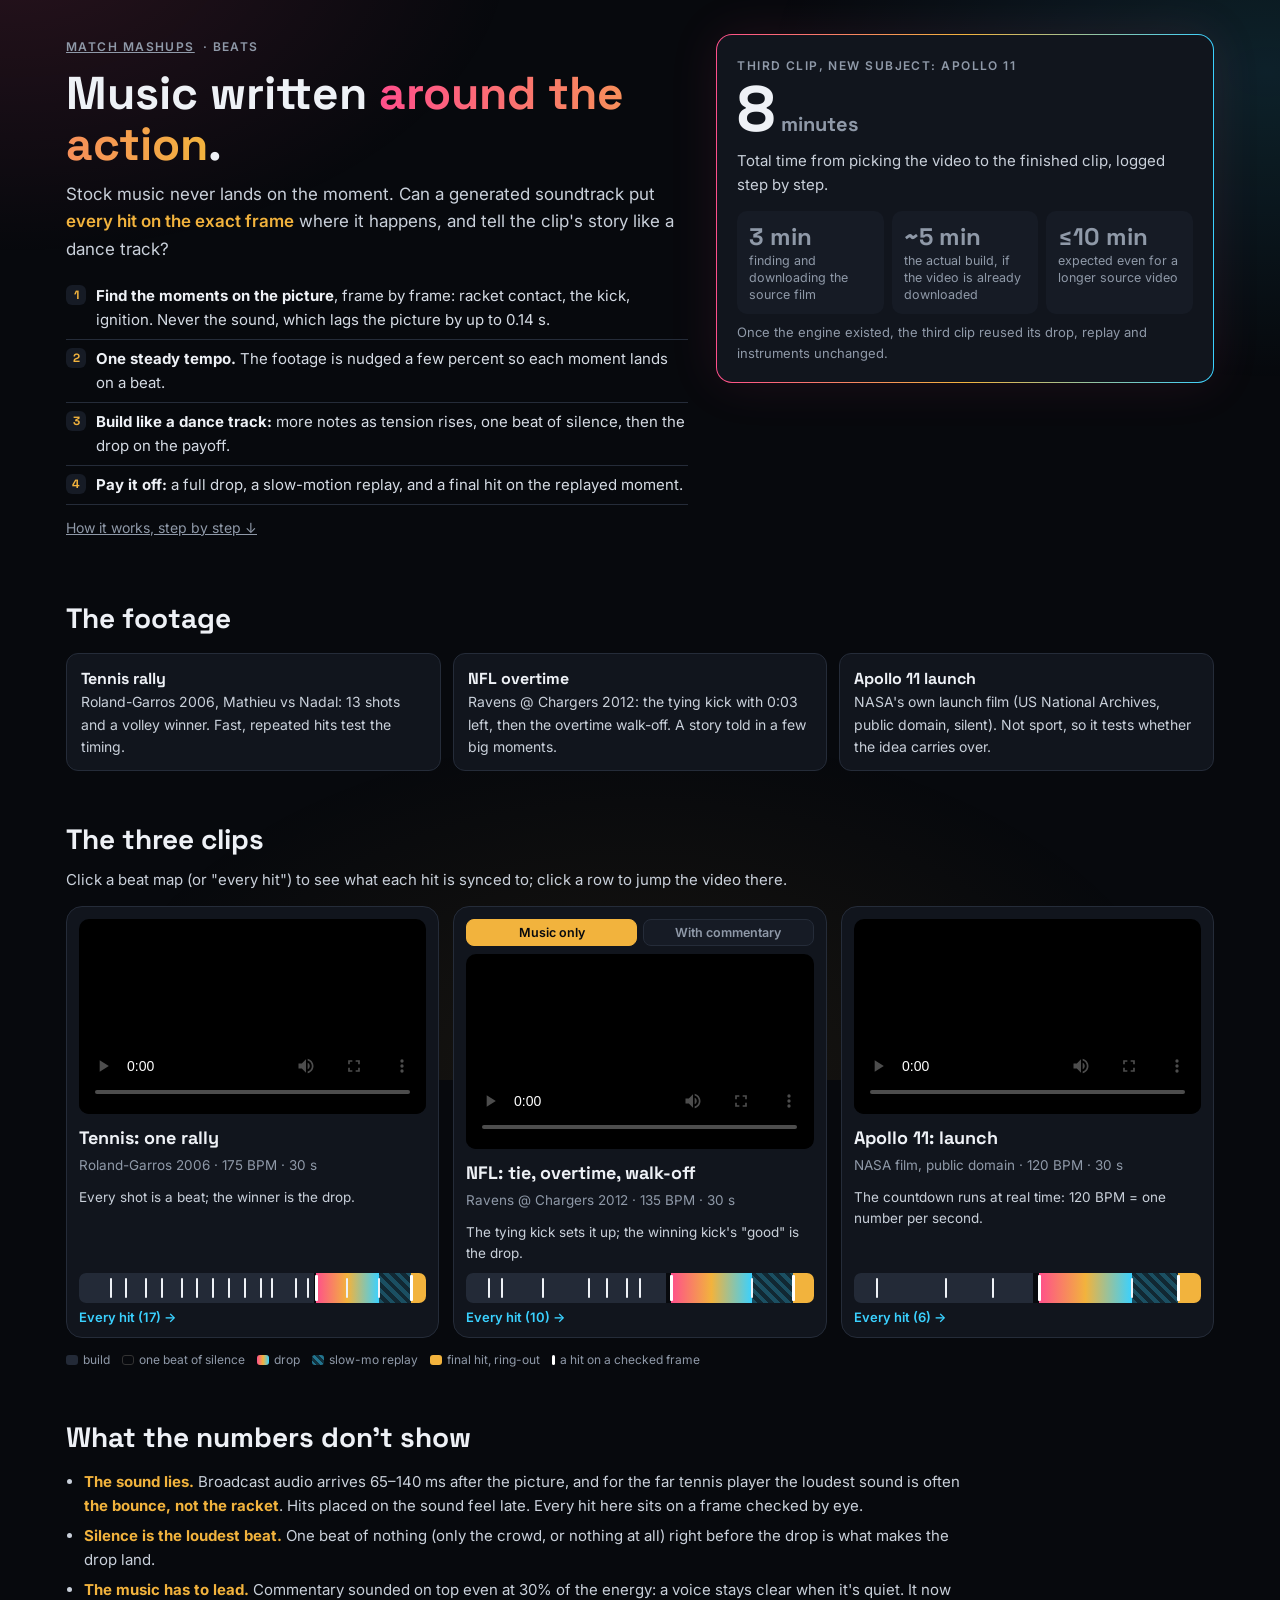
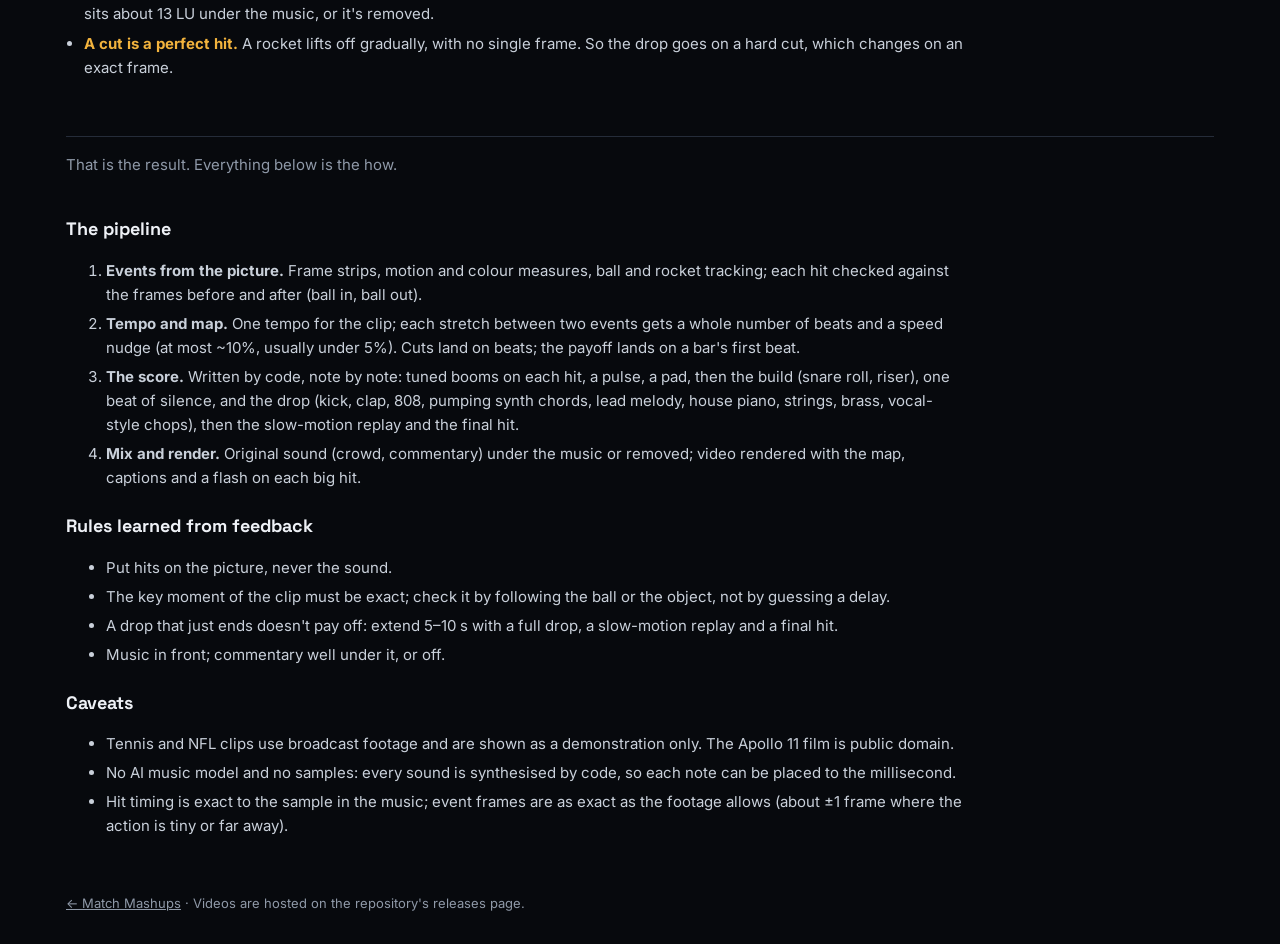
<file: docs/beats/index.html>
<!doctype html>
<html lang="en"><head><meta charset="utf-8"><meta name="viewport" content="width=device-width, initial-scale=1">
<title>Match Mashups · Beats</title>
<meta name="description" content="Generated music scored to the action: every hit lands on the frame where it happens. Three 30-second clips, the third built in about 8 minutes.">
<link rel="preconnect" href="https://fonts.googleapis.com"><link rel="preconnect" href="https://fonts.gstatic.com" crossorigin>
<link href="https://fonts.googleapis.com/css2?family=Inter:wght@400;600;700&family=Space+Grotesk:wght@500;700&display=swap" rel="stylesheet">
<style>
:root{--bg:#07090d;--panel:#11151d;--panel2:#161b25;--line:#252c39;--fg:#eef1f6;--mut:#8f99a8;--acc:#f2b33d;--pink:#ff4f8b;--blue:#3ad1ff;--green:#3ecf8e;
 --grad:linear-gradient(90deg,#ff4f8b,#f2b33d 50%,#3ad1ff)}
*{box-sizing:border-box} html{scroll-behavior:smooth}
body{margin:0;background:var(--bg);color:var(--fg);font:15px/1.6 Inter,system-ui,-apple-system,"Segoe UI",sans-serif;overflow-x:hidden}
body:before{content:"";position:fixed;inset:-20%;z-index:-1;pointer-events:none;
 background:radial-gradient(40% 35% at 15% 10%,#ff4f8b22,transparent 70%),radial-gradient(40% 35% at 85% 20%,#3ad1ff1f,transparent 70%),radial-gradient(45% 40% at 50% 100%,#f2b33d14,transparent 70%);
 animation:drift 18s ease-in-out infinite alternate}
@keyframes drift{to{transform:translate(3%,-2%) scale(1.06)}}
a{color:inherit}
.wrap{max-width:1180px;margin:0 auto;padding:0 16px}
h1,h2,h3,.num{font-family:"Space Grotesk",Inter,system-ui,sans-serif}
h1{font-size:clamp(30px,4.4vw,46px);line-height:1.1;margin:10px 0 12px}
h2{font-size:clamp(22px,2.6vw,28px);margin:46px 0 6px}
.grad{background:var(--grad);background-size:200% auto;-webkit-background-clip:text;background-clip:text;color:transparent;animation:shine 6s linear infinite}
@keyframes shine{to{background-position:200% center}}
.tag{display:inline-flex;gap:8px;align-items:center;font:600 12px Inter;letter-spacing:.12em;text-transform:uppercase;color:var(--mut)}
.tag a{color:var(--mut)}
.lede{font-size:17px;color:#c9d0da;max-width:760px;margin:0 0 14px}
.hero{display:grid;grid-template-columns:1.25fr 1fr;gap:28px;align-items:start;padding:34px 0 10px}
.hero>*{min-width:0}
ul.how{margin:0;padding:0;list-style:none}
ul.how li{position:relative;padding:7px 0 7px 30px;border-bottom:1px solid var(--line);color:#d5dbe4}
ul.how li b{color:var(--fg)}
ul.how li:before{content:attr(data-n);position:absolute;left:0;top:8px;width:20px;height:20px;border-radius:6px;background:var(--panel2);color:var(--acc);font:700 12px "Space Grotesk";display:grid;place-items:center}
.time{background:linear-gradient(var(--panel),var(--panel)) padding-box,var(--grad) border-box;border:1px solid transparent;border-radius:16px;padding:18px 20px;box-shadow:0 0 50px #ff4f8b1a}
.time .big{font:700 64px/1 "Space Grotesk"} .time .big small{font-size:20px;color:var(--mut);margin-left:6px}
.time p{margin:8px 0 0;color:#c9d0da}
.tiles{display:grid;grid-template-columns:repeat(3,1fr);gap:8px;margin:14px 0 6px}
.tiles div{background:var(--panel2);border-radius:10px;padding:10px 12px}
.tiles .num{font-size:24px;font-weight:700} .tiles span{display:block;color:var(--mut);font-size:12.5px;line-height:1.35}
.hl{color:var(--acc);font-weight:600}
.down{display:inline-block;margin-top:12px;color:var(--mut);font-size:14px}
.data{display:grid;grid-template-columns:repeat(3,1fr);gap:12px;margin:12px 0 0}
.data div{background:var(--panel);border:1px solid var(--line);border-radius:12px;padding:12px 14px;color:#c9d0da;font-size:14px}
.data b{color:var(--fg);display:block;font-family:"Space Grotesk";font-size:16px}
.clips{display:grid;grid-template-columns:repeat(3,1fr);gap:14px;margin-top:14px}
.clip{background:var(--panel);border:1px solid var(--line);border-radius:16px;padding:12px;min-width:0;display:flex;flex-direction:column}
.clip video{display:block;width:100%;aspect-ratio:16/9;background:#000;border-radius:10px;object-fit:contain}
.clip h3{margin:10px 0 0;font-size:18px} .clip .sub{color:var(--mut);font-size:13.5px;margin:2px 0 8px}
.sw{display:flex;gap:6px;margin:0 0 8px} .sw button{flex:1;background:var(--panel2);color:var(--mut);border:1px solid var(--line);border-radius:8px;padding:5px 8px;font:600 12.5px Inter;cursor:pointer}
.sw button.on{color:var(--bg);background:var(--acc);border-color:var(--acc)}
.map{position:relative;height:30px;border-radius:7px;background:#0b0e14;cursor:pointer;overflow:hidden;margin-top:auto}
.map .seg{position:absolute;top:0;bottom:0}
.map .s-build{background:#232a37} .map .s-sil{background:#07090d} .map .s-drop{background:var(--grad)}
.map .s-rep{background:repeating-linear-gradient(45deg,#3ad1ff55 0 4px,#3ad1ff22 4px 8px)} .map .s-fin{background:var(--acc)}
.map i{position:absolute;top:5px;bottom:5px;width:2px;margin-left:-1px;background:#eef1f6;border-radius:1px}
.map i.big{top:2px;bottom:2px;width:3px;background:#fff}
.mapk{display:flex;flex-wrap:wrap;gap:4px 12px;color:var(--mut);font-size:12px;margin-top:6px}
.mapk i{display:inline-block;width:12px;height:10px;border-radius:3px;margin-right:5px;vertical-align:-1px}
.more{margin-top:6px;background:none;border:0;color:var(--blue);font:600 13px Inter;cursor:pointer;padding:0;text-align:left}
.notes{margin:10px 0 0;padding-left:18px;color:#c9d0da;max-width:900px} .notes li{margin:6px 0}
.notes b{color:var(--acc)}
dialog{background:var(--panel);color:var(--fg);border:1px solid var(--line);border-radius:14px;padding:16px 18px;max-width:min(560px,92vw);width:100%}
dialog::backdrop{background:#000a}
dialog h3{margin:0 0 4px} dialog .x{float:right;background:none;border:0;color:var(--mut);font-size:22px;cursor:pointer;line-height:1}
dialog table{width:100%;border-collapse:collapse;font-size:14px;margin-top:8px}
dialog td{padding:6px 6px;border-bottom:1px solid var(--line);vertical-align:top} dialog td:first-child{color:var(--acc);font:600 13px "Space Grotesk";white-space:nowrap}
dialog tr{cursor:pointer} dialog tr:hover td{background:var(--panel2)} dialog .w{color:var(--mut);font-size:12.5px}
.sep{margin:56px 0 0;padding:16px 0;border-top:1px solid var(--line);color:var(--mut);font-size:15px}
.below{color:#c9d0da;max-width:900px} .below h3{color:var(--fg);margin:22px 0 4px;font-size:18px} .below li{margin:5px 0}
footer{color:var(--mut);font-size:13px;padding:40px 0 30px}
@media (max-width:900px){.hero,.clips,.data{grid-template-columns:1fr}}
@media (max-width:420px){.tiles{grid-template-columns:1fr}.time .big{font-size:52px}}
</style></head>
<body><div class="wrap">

<header class="hero">
 <div>
  <span class="tag"><a href="../">Match Mashups</a> · Beats</span>
  <h1>Music written <span class="grad">around the action</span>.</h1>
  <p class="lede">Stock music never lands on the moment. Can a generated soundtrack put <span class="hl">every hit on the exact frame</span> where it happens, and tell the clip's story like a dance track?</p>
  <ul class="how">
   <li data-n="1"><b>Find the moments on the picture</b>, frame by frame: racket contact, the kick, ignition. Never the sound, which lags the picture by up to 0.14 s.</li>
   <li data-n="2"><b>One steady tempo.</b> The footage is nudged a few percent so each moment lands on a beat.</li>
   <li data-n="3"><b>Build like a dance track:</b> more notes as tension rises, one beat of silence, then the drop on the payoff.</li>
   <li data-n="4"><b>Pay it off:</b> a full drop, a slow-motion replay, and a final hit on the replayed moment.</li>
  </ul>
  <a class="down" href="#how">How it works, step by step ↓</a>
 </div>
 <div class="time">
  <span class="tag">Third clip, new subject: Apollo 11</span>
  <div class="big num">8<small>minutes</small></div>
  <p>Total time from picking the video to the finished clip, logged step by step.</p>
  <div class="tiles">
   <div><span class="num">3 min</span><span>finding and downloading the source film</span></div>
   <div><span class="num">~5 min</span><span>the actual build, if the video is already downloaded</span></div>
   <div><span class="num">≤10 min</span><span>expected even for a longer source video</span></div>
  </div>
  <p style="font-size:13px;color:var(--mut)">Once the engine existed, the third clip reused its drop, replay and instruments unchanged.</p>
 </div>
</header>

<h2>The footage</h2>
<div class="data">
 <div><b>Tennis rally</b>Roland-Garros 2006, Mathieu vs Nadal: 13 shots and a volley winner. Fast, repeated hits test the timing.</div>
 <div><b>NFL overtime</b>Ravens @ Chargers 2012: the tying kick with 0:03 left, then the overtime walk-off. A story told in a few big moments.</div>
 <div><b>Apollo 11 launch</b>NASA's own launch film (US National Archives, public domain, silent). Not sport, so it tests whether the idea carries over.</div>
</div>

<h2>The three clips</h2>
<p class="lede" style="font-size:15px">Click a beat map (or "every hit") to see what each hit is synced to; click a row to jump the video there.</p>
<div class="clips" id="clips"></div>
<div class="mapk" style="margin-top:12px">
 <span><i style="background:#232a37"></i>build</span><span><i style="background:#07090d;border:1px solid #333"></i>one beat of silence</span>
 <span><i style="background:var(--grad)"></i>drop</span><span><i style="background:repeating-linear-gradient(45deg,#3ad1ff88 0 3px,#3ad1ff33 3px 6px)"></i>slow-mo replay</span>
 <span><i style="background:var(--acc)"></i>final hit, ring-out</span><span><i style="background:#fff;width:3px"></i>a hit on a checked frame</span>
</div>

<h2>What the numbers don't show</h2>
<ul class="notes">
 <li><b>The sound lies.</b> Broadcast audio arrives 65–140 ms after the picture, and for the far tennis player the loudest sound is often <b>the bounce, not the racket</b>. Hits placed on the sound feel late. Every hit here sits on a frame checked by eye.</li>
 <li><b>Silence is the loudest beat.</b> One beat of nothing (only the crowd, or nothing at all) right before the drop is what makes the drop land.</li>
 <li><b>The music has to lead.</b> Commentary sounded on top even at 30% of the energy: a voice stays clear when it's quiet. It now sits about 13 LU under the music, or it's removed.</li>
 <li><b>A cut is a perfect hit.</b> A rocket lifts off gradually, with no single frame. So the drop goes on a hard cut, which changes on an exact frame.</li>
</ul>

<div class="sep" id="how">That is the result. Everything below is the how.</div>
<div class="below">
 <h3>The pipeline</h3>
 <ol>
  <li><b>Events from the picture.</b> Frame strips, motion and colour measures, ball and rocket tracking; each hit checked against the frames before and after (ball in, ball out).</li>
  <li><b>Tempo and map.</b> One tempo for the clip; each stretch between two events gets a whole number of beats and a speed nudge (at most ~10%, usually under 5%). Cuts land on beats; the payoff lands on a bar's first beat.</li>
  <li><b>The score.</b> Written by code, note by note: tuned booms on each hit, a pulse, a pad, then the build (snare roll, riser), one beat of silence, and the drop (kick, clap, 808, pumping synth chords, lead melody, house piano, strings, brass, vocal-style chops), then the slow-motion replay and the final hit.</li>
  <li><b>Mix and render.</b> Original sound (crowd, commentary) under the music or removed; video rendered with the map, captions and a flash on each big hit.</li>
 </ol>
 <h3>Rules learned from feedback</h3>
 <ul>
  <li>Put hits on the picture, never the sound.</li>
  <li>The key moment of the clip must be exact; check it by following the ball or the object, not by guessing a delay.</li>
  <li>A drop that just ends doesn't pay off: extend 5–10 s with a full drop, a slow-motion replay and a final hit.</li>
  <li>Music in front; commentary well under it, or off.</li>
 </ul>
 <h3>Caveats</h3>
 <ul>
  <li>Tennis and NFL clips use broadcast footage and are shown as a demonstration only. The Apollo 11 film is public domain.</li>
  <li>No AI music model and no samples: every sound is synthesised by code, so each note can be placed to the millisecond.</li>
  <li>Hit timing is exact to the sample in the music; event frames are as exact as the footage allows (about ±1 frame where the action is tiny or far away).</li>
 </ul>
</div>
<footer><a href="../">← Match Mashups</a> · Videos are hosted on the repository's releases page.</footer>
</div>

<dialog id="dlg"><button class="x" aria-label="Close" onclick="dlg.close()">×</button><h3 id="dt"></h3><div class="w" id="dw"></div><table id="tb"></table></dialog>

<script>
const R = "https://github.com/atharva-729/match-mashups/releases/download/beats-v1/";
const CLIPS = [
 {id:"tennis", title:"Tennis: one rally", sub:"Roland-Garros 2006 · 175 BPM · 30 s", src:{music:R+"beats_tennis_rally.mp4"}, poster:R+"beats_tennis_rally.jpg", total:30.17,
  segs:[["build",0,20.40],["sil",20.40,20.57],["drop",20.57,26.06],["rep",26.06,28.80],["fin",28.80,30.17]],
  why:"Every shot is a beat; the winner is the drop.",
  ev:[[2.74,"Serve","racket contact (near player)"],[4.11,"Shot 1","Nadal (far): racket contact, checked from frames"],[5.83,"Shot 2","Mathieu (near): ball in / ball out at the racket"],
      [7.20,"Shot 3","Nadal: on the racket, not the bounce (the sound was the bounce)"],[8.91,"Shot 4","Mathieu"],[10.29,"Shot 5","Nadal: on the racket, not the bounce"],
      [11.66,"Shot 6","Mathieu"],[13.03,"Shot 7","Nadal: on the racket, not the bounce"],[14.40,"Shot 8","Mathieu"],[15.77,"Shot 9","Nadal"],
      [16.80,"Shot 10","Mathieu: the lob"],[18.86,"Shot 11","Nadal takes the lob: the key shot, found by following the ball into the racket"],[19.89,"Shot 12","Mathieu"],
      [20.57,"Winner = DROP","Nadal's volley winner, after half a beat of silence",1],[23.31,"Cut","to the Nadal close-up, on a beat"],[26.06,"Replay","the volley in slow motion"],[28.80,"Final hit","on the replayed volley contact",1]]},
 {id:"nfl", title:"NFL: tie, overtime, walk-off", sub:"Ravens @ Chargers 2012 · 135 BPM · 30 s", src:{music:R+"beats_nfl_ot_music_only.mp4", comm:R+"beats_nfl_ot_commentary.mp4"}, poster:R+"beats_nfl_ot_music_only.jpg", total:30.22,
  segs:[["build",0,17.34],["sil",17.34,17.78],["drop",17.78,24.89],["rep",24.89,28.44],["fin",28.44,30.22]],
  why:"The tying kick sets it up; the winning kick's \"good\" is the drop.",
  ev:[[2.00,"Snap","ball leaves the centre (tying field goal, 0:03 left)"],[3.11,"Kick","Tucker's foot on the ball"],[6.67,"Good","officials' arms go up: 13-13"],
      [10.67,"Catch","Flacco to Smith, 31 yards (overtime)"],[12.22,"Down","Smith brought down"],[14.00,"Snap","the winning field goal"],[15.11,"Kick","foot on ball; snare roll and riser start"],
      [17.78,"Good = DROP","officials' arms up, after one beat with only the crowd",1],[24.89,"Replay","the kick in slow motion"],[28.44,"Final hit","on the replayed foot-on-ball",1]]},
 {id:"apollo", title:"Apollo 11: launch", sub:"NASA film, public domain · 120 BPM · 30 s", src:{music:R+"beats_apollo11.mp4"}, poster:R+"beats_apollo11.jpg", total:30.0,
  segs:[["build",0,15.5],["sil",15.5,16],["drop",16,24],["rep",24,28],["fin",28,30]],
  why:"The countdown runs at real time: 120 BPM = one number per second.",
  ev:[[2,"T-10","countdown on screen, one number per second"],[8,"Ignition","first flame you can see at the pad"],[12,"Liftoff","first motion of the rocket, tracked against the tower"],
      [16,"DROP","hard cut to the long-lens climb, after one beat of silence",1],[24,"Replay","black-and-white pad camera, slow motion"],[28,"Final hit","black-and-white ignition",1]]}
];
const box = document.getElementById("clips"), dlg = document.getElementById("dlg");
function fmt(t){return t.toFixed(2)+" s"}
CLIPS.forEach(c=>{
 const el = document.createElement("div"); el.className="clip";
 const sw = c.src.comm ? `<div class="sw"><button class="on" data-k="music">Music only</button><button data-k="comm">With commentary</button></div>` : "";
 el.innerHTML = `${sw}<video controls playsinline preload="metadata" poster="${c.poster}" src="${c.src.music}"></video>
  <h3>${c.title}</h3><div class="sub">${c.sub}</div><div class="sub" style="color:#c9d0da">${c.why}</div>
  <div class="map" title="Click to see every hit"></div><button class="more">Every hit (${c.ev.length}) →</button>`;
 const v = el.querySelector("video"), m = el.querySelector(".map");
 c.segs.forEach(([k,a,b])=>{const s=document.createElement("div"); s.className="seg s-"+k; s.style.left=(a/c.total*100)+"%"; s.style.width=((b-a)/c.total*100)+"%"; m.appendChild(s)});
 c.ev.forEach(e=>{const i=document.createElement("i"); if(e[3]) i.className="big"; i.style.left=(e[0]/c.total*100)+"%"; i.title=fmt(e[0])+" · "+e[1]; m.appendChild(i)});
 const open=()=>{document.getElementById("dt").textContent=c.title; document.getElementById("dw").textContent="Each hit and the frame it is placed on. Click a row to play from just before it.";
  const tb=document.getElementById("tb"); tb.innerHTML="";
  c.ev.forEach(e=>{const tr=document.createElement("tr"); tr.innerHTML=`<td>${fmt(e[0])}</td><td><b>${e[1]}</b><div class="w">${e[2]}</div></td>`;
   tr.onclick=()=>{dlg.close(); v.currentTime=Math.max(0,e[0]-1.5); v.play(); v.scrollIntoView({block:"center",behavior:"smooth"})}; tb.appendChild(tr)});
  dlg.showModal()};
 m.onclick=open; el.querySelector(".more").onclick=open;
 el.querySelectorAll(".sw button").forEach(b=>b.onclick=()=>{const t=v.currentTime, p=!v.paused; v.src=c.src[b.dataset.k]; v.currentTime=t; if(p) v.play();
  el.querySelectorAll(".sw button").forEach(x=>x.classList.toggle("on",x===b))});
 box.appendChild(el);
});
</script>
</body></html>
</file>
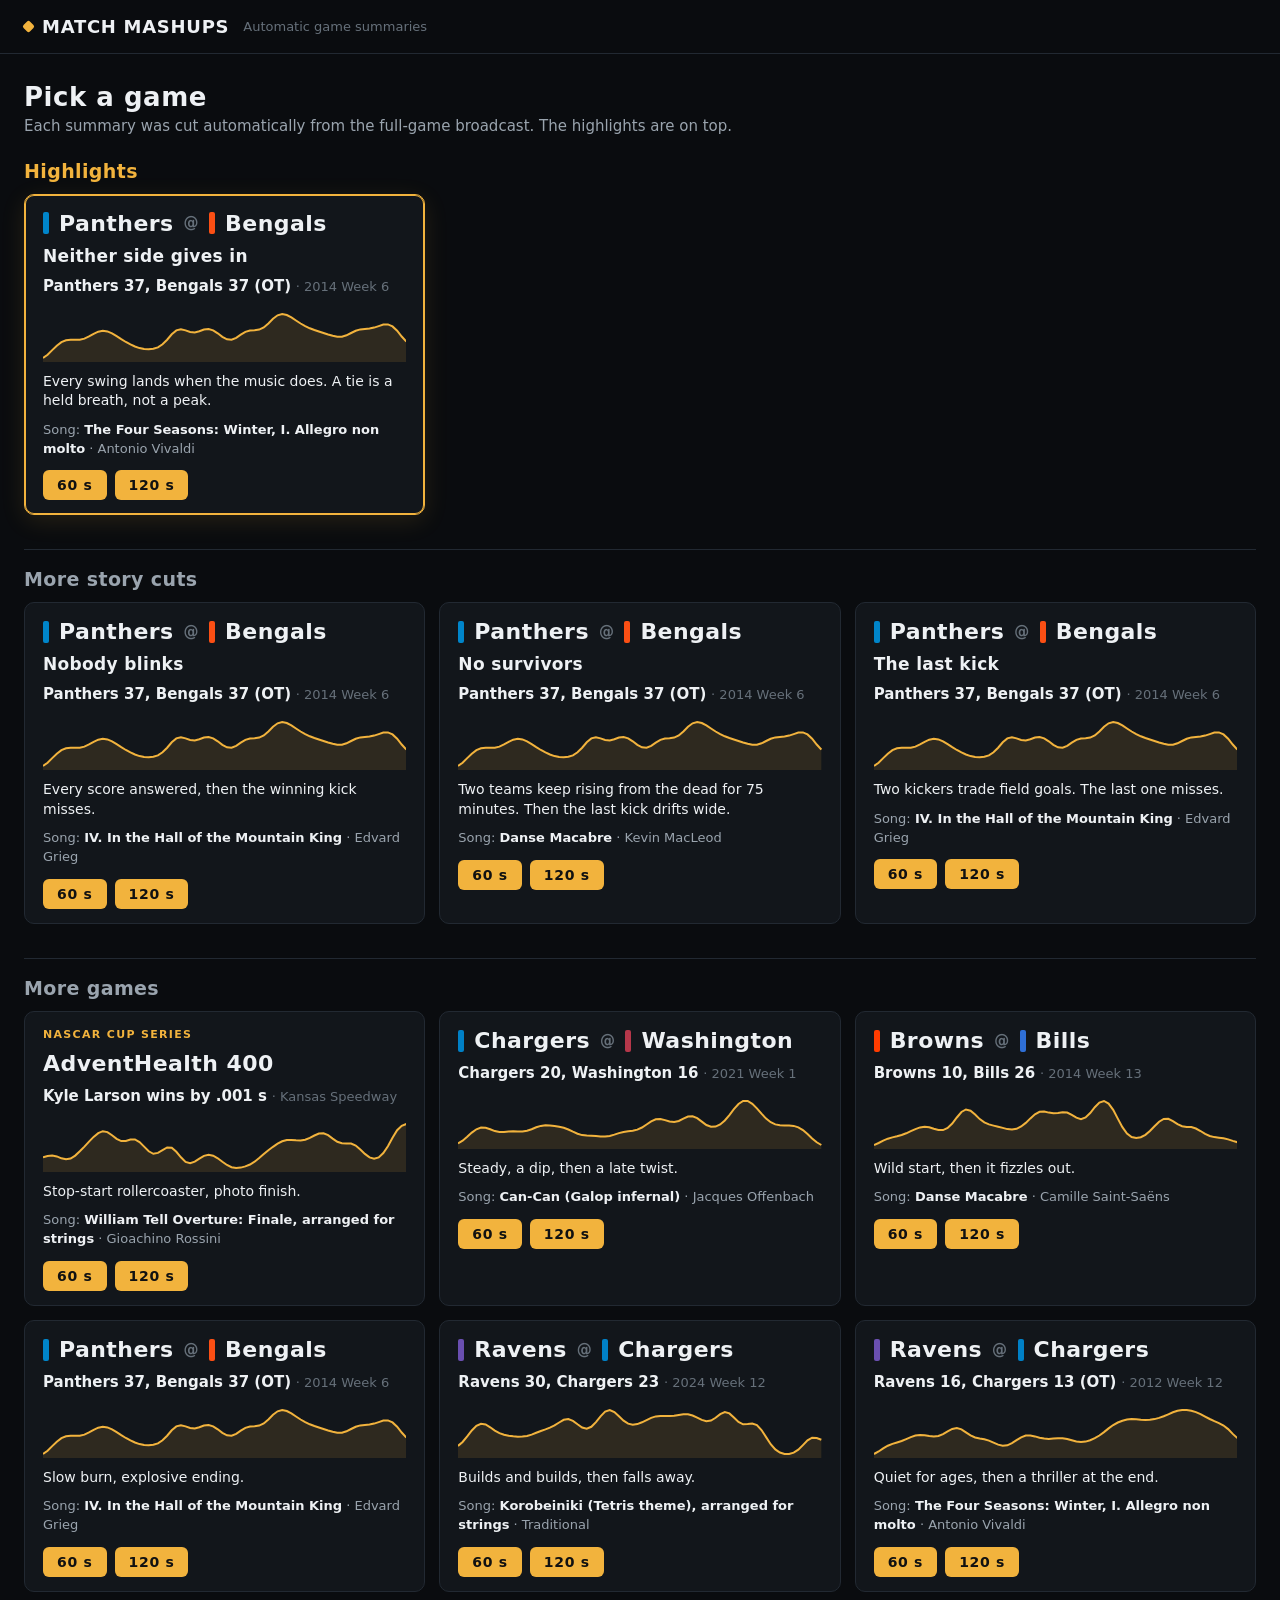
<file: docs/player/index.html>
<!doctype html>
<html lang="en">
<head>
<meta charset="utf-8">
<meta name="viewport" content="width=device-width, initial-scale=1">
<title>Match Mashups</title>
<link rel="icon" href="data:,">
<link rel="stylesheet" href="player.css">
</head>
<body>
<header class="top">
  <a class="brand" href="#/"><span class="dot"></span>Match Mashups</a>
  <span class="sub">Automatic game summaries</span>
</header>

<main id="gallery" class="view">
  <h1>Pick a game</h1>
  <p class="lede">Each summary was cut automatically from the full-game broadcast. The highlights are on top.</p>
  <h2 id="hlHead" class="more hlh" hidden>Highlights</h2>
  <div id="cardsHL" class="cards"></div>
  <h2 id="storyHead" class="more" hidden>More story cuts</h2>
  <div id="cards" class="cards"></div>
  <h2 id="moreHead" class="more" hidden>More games</h2>
  <div id="cards2" class="cards"></div>
  <p id="empty" class="empty" hidden>No summaries rendered yet. Run <code>python run.py inputs/&lt;job&gt; --v2</code>.</p>
</main>

<main id="player" class="view" hidden>
  <div class="playrow">
  <div class="theatre" id="theatre">
  <div class="stage" id="stage">
    <video id="video" playsinline muted preload="auto"></video>
    <audio id="game" preload="auto"></audio>
    <audio id="song" preload="auto"></audio>

    <div class="credit" id="credit" aria-live="off"></div>

    <div class="cap" id="cap"><span class="bar"></span><span class="txt" id="capText"></span></div>
    <!-- "time is running out": the broadcast clock magnified + the time left, during a late play's run-up -->
    <div class="clock" id="clock" aria-live="off"><div class="csb" id="cSb"></div>
      <div class="ctext"><div class="cwhen" id="cWhen"></div><div class="chead" id="cHead"></div><div class="csub" id="cSub"></div></div></div>

    <div class="glow" id="glow" aria-hidden="true"></div>
    <div class="meter" id="vizA" aria-hidden="true">
      <span class="ml"><b class="s">SONG</b><b class="g">GAME</b></span>
      <canvas id="meterCv"></canvas>
    </div>

    <div class="card title" id="titleCard">
      <div class="kicker">Summary of the full game</div>
      <div class="match" id="tMatch"></div>
      <div class="meta" id="tMeta"></div>
      <div class="why" id="tWhy"></div>
      <a class="yt" id="tLink" target="_blank" rel="noopener">Original on YouTube ↗</a>
    </div>
    <div class="card end" id="endCard" hidden>
      <div class="kicker">Final</div>
      <div class="match" id="eFinal"></div>
      <div class="meta" id="eSong"></div>
      <div class="meta">Original: <a id="eLink" target="_blank" rel="noopener"></a></div>
      <button class="again" id="again">Play again</button>
    </div>
    <button class="bigplay" id="bigPlay" hidden aria-label="Play">▶</button>
  </div>

  <div class="controls">
    <button class="ctl" id="playBtn" title="Play / pause (space)">❚❚</button>
    <button class="ctl skip" id="back10" title="Back 10 s (←)">−10</button>
    <div class="scrub" id="scrub"><div class="buf" id="buf"></div><div class="done" id="done"></div><div class="knob" id="knob"></div><div class="tip" id="tip"></div></div>
    <button class="ctl skip" id="fwd10" title="Forward 10 s (→)">+10</button>
    <span class="time" id="time">0:00</span>
    <div class="toggles">
      <button class="tog" id="tC" data-key="C"><b>C</b>Captions</button>
      <button class="tog" id="tS" data-key="S"><b>S</b><span id="tSlabel">Song</span></button>
      <button class="tog" id="tV" data-key="V"><b>V</b>Visual</button>
      <button class="tog" id="tF" data-key="F" title="Fullscreen"><b>F</b>Full</button>
      <button class="tog len" id="tL" data-key="L"><b>L</b><span id="tLlabel">60 s</span></button>
    </div>
  </div>
  </div>
  <aside class="match" id="matchPanel" hidden>
    <div class="mh">Why this song</div>
    <p class="why" id="mWhy"></p>
    <canvas id="matchCv" aria-label="Song energy and the game's story, matched"></canvas>
    <div class="mlegend"><span class="ls">Song energy</span><span class="lg">The game</span><span class="lp">Now</span></div>
    <p class="mnote">Grey lines pair each part of the song with the part of the game it matches. The marker is where
      the video is now.</p>
    <a href="#/" class="mback">← All games</a>
  </aside>
  </div>
  <div class="below">
    <a href="#/" class="back">← All games</a>
    <a class="yt small" id="ytLink" target="_blank" rel="noopener">Original game on YouTube ↗</a>
    <span class="drift" id="drift" title="audio / video sync"></span>
  </div>
</main>

<script src="player.js"></script>
</body>
</html>
</file>
<file: docs/player/player.css>
:root {
  --bg: #0a0c0f;
  --bg2: #12161b;
  --line: #222932;
  --ink: #eef1f4;
  --ink2: #9aa4ae;
  --ink3: #66707a;
  --accent: #f2b33d;
  --display: "Bahnschrift", "DIN Alternate", "Arial Narrow", "Segoe UI", system-ui, sans-serif;
  --body: "Segoe UI Variable Text", "Segoe UI", system-ui, -apple-system, sans-serif;
}
* { box-sizing: border-box; }
html, body { margin: 0; background: var(--bg); color: var(--ink); font: 15px/1.45 var(--body); }
a { color: inherit; }
button { font: inherit; color: inherit; }
[hidden] { display: none !important; }

.top { display: flex; align-items: baseline; gap: 14px; padding: 16px 24px; border-bottom: 1px solid var(--line); }
.brand { font: 600 18px var(--display); letter-spacing: .04em; text-transform: uppercase; text-decoration: none; display: flex; align-items: center; gap: 9px; }
.brand .dot { width: 9px; height: 9px; background: var(--accent); border-radius: 2px; transform: rotate(45deg); }
.sub { color: var(--ink3); font-size: 13px; }

.view { max-width: 1800px; margin: 0 auto; padding: 22px 24px 40px; }
h1 { font: 600 26px var(--display); letter-spacing: .02em; margin: 6px 0 4px; }
.lede { color: var(--ink2); margin: 0 0 22px; }
.empty { color: var(--ink2); }

/* gallery */
h2.more { font: 600 19px var(--display); letter-spacing: .02em; color: var(--ink2); margin: 34px 0 12px; padding-top: 18px; border-top: 1px solid var(--line); }
.cards { display: grid; grid-template-columns: repeat(auto-fill, minmax(320px, 1fr)); gap: 14px; }
.gcard { background: var(--bg2); border: 1px solid var(--line); border-radius: 10px; padding: 16px 18px 14px; display: flex; flex-direction: column; gap: 10px; }
.gcard .teams { display: flex; align-items: center; gap: 10px; font: 600 22px var(--display); letter-spacing: .02em; }
.gcard .chip { display: inline-block; width: 6px; height: 22px; border-radius: 2px; }
.gcard .vs { color: var(--ink3); font-size: 15px; }
.gcard .final { color: var(--ink); font-weight: 600; }
.gcard .when { color: var(--ink3); font-size: 13px; }
.gcard .song { color: var(--ink2); font-size: 13px; }
.gcard .song b { color: var(--ink); font-weight: 600; }
.gcard .row { display: flex; gap: 8px; align-items: center; flex-wrap: wrap; margin-top: 2px; }
.btn { background: var(--accent); color: #111; border: 0; border-radius: 6px; padding: 7px 14px; font: 600 14px var(--display); letter-spacing: .05em; cursor: pointer; text-decoration: none; }
.btn:hover { filter: brightness(1.08); }
.yt { color: var(--ink2); font-size: 13px; text-decoration: none; border-bottom: 1px solid var(--line); }
.yt:hover { color: var(--ink); }
.gcard .yt { margin-left: auto; }

/* stage: everything is placed in % of the 16:9 frame */
.stage { position: relative; width: 100%; aspect-ratio: 16 / 9; background: #000; border-radius: 8px; overflow: hidden; container-type: inline-size; }
.stage video { position: absolute; inset: 0; width: 100%; height: 100%; object-fit: contain; background: #000; }

/* captions: broadcast lower third, left, well below the score bug */
.cap { position: absolute; left: 4%; bottom: 17%; max-width: 62%; display: flex; align-items: stretch; opacity: 0; transform: translateY(6px);
  transition: opacity .15s ease, transform .15s ease; pointer-events: none; }
.cap.on { opacity: 1; transform: none; }
.cap .bar { width: .45cqw; min-width: 3px; background: var(--accent); }
.cap .txt { background: rgba(8, 10, 13, .82); padding: .7cqw 1.3cqw .75cqw; font: 500 2.05cqw/1.3 var(--display); letter-spacing: .01em; color: #fff;
  backdrop-filter: blur(4px); }

/* song credit while the song is on: top-right corner, clear of the bug */
.credit { position: absolute; right: 1.4%; top: 2%; max-width: 23%; text-align: left; font: 400 .82cqw/1.35 var(--body); color: rgba(255,255,255,.7);
  background: rgba(8,10,13,.72); border-radius: .4cqw; padding: .45cqw .7cqw; opacity: 0; transition: opacity .3s; pointer-events: none; }
.credit.on { opacity: 1; }
.credit b { font: 600 .95cqw var(--display); letter-spacing: .03em; color: #fff; }

/* visual: momentum glow on the frame's edges + a win-probability bar */
.glow { position: absolute; inset: 0; pointer-events: none; opacity: 0; transition: opacity .8s ease, box-shadow 1.2s ease; }
.glow.on { opacity: 1; }
.wpbar { position: absolute; left: 3%; right: 3%; bottom: 11.5%; display: flex; align-items: center; gap: 1cqw;
  opacity: 0; transform: translateY(8px); transition: opacity .4s, transform .4s; pointer-events: none; }
.wpbar.on { opacity: 1; transform: none; }
.wpbar .side { display: flex; align-items: baseline; gap: .6cqw; font: 600 1.5cqw var(--display); color: #fff;
  text-shadow: 0 1px 3px #000; min-width: 9cqw; }
.wpbar .side.r { justify-content: flex-end; }
.wpbar .side i { font-style: normal; font-weight: 500; font-size: 1.25cqw; opacity: .85; font-variant-numeric: tabular-nums; }
.wpbar .track { flex: 1; height: 1cqw; min-height: 8px; display: flex; border-radius: 99px; overflow: hidden;
  background: rgba(8,10,13,.6); box-shadow: 0 0 0 1px rgba(255,255,255,.15); }
.wpbar .fa, .wpbar .fh { height: 100%; transition: width .9s ease; }

/* title + end cards (HTML, so the video itself stays raw) */
.card { position: absolute; inset: 0; display: flex; flex-direction: column; justify-content: flex-end; padding: 0 6% 8%;
  background: linear-gradient(180deg, rgba(0,0,0,.15) 0%, rgba(0,0,0,.55) 45%, rgba(5,7,9,.94) 100%); transition: opacity .35s; }
.card.fade { opacity: 0; pointer-events: none; }
.card .kicker { font: 600 1.2cqw var(--display); letter-spacing: .18em; text-transform: uppercase; color: var(--accent); }
.card .match { font: 600 4.1cqw/1.1 var(--display); letter-spacing: .01em; margin: .5cqw 0 .6cqw;
  /* the card title shares the class name with the right panel (.match below): undo the panel box */
  flex: none; width: auto; background: none; border: 0; border-radius: 0; padding: 0; align-self: stretch; }
.card .meta { color: var(--ink2); font-size: 1.35cqw; margin-top: .25cqw; }
.card .meta a { color: var(--ink); }
.card .yt { margin-top: 1cqw; font-size: 1.3cqw; color: var(--ink); align-self: flex-start; }
.card .again { margin-top: 1.4cqw; align-self: flex-start; background: transparent; border: 1px solid rgba(255,255,255,.35); border-radius: 6px; padding: .5cqw 1.2cqw; font-size: 1.2cqw; cursor: pointer; }
.bigplay { position: absolute; left: 50%; top: 50%; transform: translate(-50%, -50%); width: 9cqw; height: 9cqw; border-radius: 50%; border: 0;
  background: rgba(0,0,0,.55); font-size: 3.2cqw; cursor: pointer; }

/* controls */
.controls { display: flex; align-items: center; gap: 12px; padding: 12px 2px 6px; }
.ctl { width: 38px; height: 34px; border-radius: 6px; border: 1px solid var(--line); background: var(--bg2); cursor: pointer; font-size: 12px; }
.scrub { position: relative; flex: 1; height: 6px; background: var(--line); border-radius: 3px; cursor: pointer; }
.scrub .done { position: absolute; left: 0; top: 0; bottom: 0; background: var(--ink2); border-radius: 3px; width: 0; }
.time { font: 500 14px var(--display); color: var(--ink2); min-width: 92px; text-align: right; font-variant-numeric: tabular-nums; }
.toggles { display: flex; gap: 6px; }
.tog { display: flex; align-items: center; gap: 7px; height: 34px; padding: 0 12px 0 6px; border-radius: 6px; border: 1px solid var(--line); background: var(--bg2);
  color: var(--ink2); cursor: pointer; font: 600 13px var(--display); letter-spacing: .05em; text-transform: uppercase; }
.tog b { display: inline-grid; place-items: center; width: 21px; height: 21px; border-radius: 4px; background: var(--line); color: var(--ink2); font-size: 12px; }
.tog.on { color: var(--ink); border-color: var(--accent); }
.tog.on b { background: var(--accent); color: #111; }
.tog.len b { background: var(--line); color: var(--ink); }
.below { display: flex; align-items: center; gap: 18px; padding: 6px 2px; color: var(--ink3); font-size: 13px; flex-wrap: wrap; }
.back { color: var(--ink2); text-decoration: none; }
.back:hover { color: var(--ink); }
.opt { display: flex; align-items: center; gap: 8px; margin-left: auto; }
.opt select { background: var(--bg2); color: var(--ink); border: 1px solid var(--line); border-radius: 5px; padding: 4px 6px; font: inherit; }
.drift { font-variant-numeric: tabular-nums; min-width: 120px; text-align: right; }

@media (max-width: 760px) {
  .view { padding: 16px; }
  .controls { flex-wrap: wrap; }
  .toggles { width: 100%; justify-content: space-between; }
  .tog { padding: 0 8px 0 5px; font-size: 11px; }
  .opt { margin-left: 0; }
}
.tog:disabled { opacity: .35; cursor: default; }

/* the stage: as big as fits the window at 16:9; fullscreen fills the screen */
#player .stage { width: min(100%, calc((100vh - 190px) * 16 / 9)); margin: 0 auto; }
#player .controls, #player .below { width: min(100%, calc((100vh - 190px) * 16 / 9)); margin-left: auto; margin-right: auto; }


.ctl.skip { width: 46px; font: 600 13px var(--display); color: var(--ink2); }
.scrub { height: 8px; touch-action: none; }
.scrub .knob { position: absolute; top: 50%; left: 0; width: 14px; height: 14px; border-radius: 50%; background: var(--ink);
  transform: translate(-50%, -50%); box-shadow: 0 0 0 3px rgba(0,0,0,.4); }
.scrub:hover .done, .scrub.drag .done { background: var(--accent); }

/* seek bar: a proper bar (taller, buffered part, hover time) */
.scrub { height: 12px; border-radius: 6px; background: #2a323c; }
.scrub .buf { position: absolute; left: 0; top: 0; bottom: 0; border-radius: 6px; background: #3d4752; width: 0; }
.scrub .done { border-radius: 6px; background: var(--accent); }
.scrub .knob { width: 18px; height: 18px; }
.scrub .tip { position: absolute; bottom: 20px; transform: translateX(-50%); background: #000; color: #fff; font: 600 12px var(--display);
  padding: 3px 6px; border-radius: 4px; opacity: 0; pointer-events: none; white-space: nowrap; }
.scrub:hover .tip { opacity: 1; }
/* fullscreen covers the video AND the controls, so the seek bar stays visible */
.theatre:fullscreen { background: #000; display: flex; flex-direction: column; justify-content: center; padding: 0 2vw 1vh; }
.theatre:fullscreen .stage { width: auto !important; height: calc(100vh - 70px); aspect-ratio: 16 / 9; margin: 0 auto; border-radius: 0; }
.theatre:fullscreen .controls { width: min(100%, calc((100vh - 70px) * 16 / 9)) !important; margin: 0 auto; }
/* gallery: the game's story curve + one line */
.gcard .curve { width: 100%; height: 54px; display: block; }
.gcard .story { color: var(--ink); font-size: 14px; line-height: 1.4; }
.gcard .sport { font: 600 11px var(--display); letter-spacing: .12em; color: var(--accent); text-transform: uppercase; }
/* the seek bar gets its own full-width row above the buttons (in a row with them it was squeezed to a dot) */
.controls { flex-wrap: wrap; row-gap: 10px; }
.controls .scrub { order: -1; flex: 1 1 100%; height: 14px; }
.controls .time { margin-left: auto; }

.gcard .stitle { font: 600 17px var(--display); color: var(--ink); letter-spacing: .02em; }

/* song <-> game match, beside the video (not in fullscreen): at most a quarter of the screen */
.playrow { display: flex; gap: 18px; align-items: flex-start; justify-content: center; }
.playrow .theatre { flex: 1 1 auto; min-width: 0; }
.match { flex: 0 0 auto; width: min(23vw, 340px); box-sizing: border-box; background: var(--bg2); border: 1px solid var(--line);
  border-radius: 8px; padding: 12px 12px 10px; }
.match .mh { font: 600 12px var(--display); letter-spacing: .12em; text-transform: uppercase; color: var(--ink2); margin-bottom: 8px; }
.match canvas { width: 100%; aspect-ratio: 1 / 1; display: block; }
.match .mlegend { display: flex; gap: 12px; flex-wrap: wrap; font-size: 12px; color: var(--ink2); margin-top: 6px; }
.match .mlegend span::before { content: ""; display: inline-block; width: 12px; height: 3px; border-radius: 2px; margin-right: 5px; vertical-align: middle; }
.match .ls::before { background: #ff4f8b; } .match .lg::before { background: #3ad1ff; } .match .lp::before { background: #ffd23f; }
.match .mnote { font-size: 12px; line-height: 1.4; color: var(--ink3); margin: 8px 0 0; }
@media (max-width: 900px) { .playrow { flex-direction: column; } .match { width: 100%; } .match canvas { aspect-ratio: 2 / 1; } }

/* player view (Atharva, 2026-11-15): the video fills the space, only the seek bar under it; keys do the rest */
body.inplayer .top { display: none; }
#player { max-width: none; padding: 14px 18px 8px; }
#player .controls > :not(.scrub), #player .below { display: none; }
#player .controls { padding: 10px 0 0; }
#player .stage, #player .controls { width: min(100%, calc((100vh - 52px) * 16 / 9)); }
.match .why { font: 600 17px/1.35 var(--display); letter-spacing: .01em; color: var(--ink); margin: 0 0 12px;
  border-left: 3px solid var(--accent); padding-left: 10px; }
.match .why:empty { display: none; }
.match .mback { display: inline-block; margin-top: 10px; font-size: 12px; color: var(--ink3); text-decoration: none; }
.match .mback:hover { color: var(--ink); }
.card .why { margin-top: 1.2cqw; font: 600 1.9cqw/1.35 var(--display); color: var(--ink); max-width: 70cqw;
  border-left: .35cqw solid var(--accent); padding-left: 1.2cqw; }
.card .why:empty { display: none; }

/* visual (Atharva, 2026-11-16): a two-line meter (the song's loudness, the game's tension) scrolling over the last
   ~15 s, bottom right; the edge glow pulses on the music's hits in the colour of the team with momentum */
.meter { position: absolute; right: 3%; bottom: 11.5%; width: 34%; height: 6.2cqw; display: flex; gap: .8cqw; align-items: stretch;
  background: rgba(8, 10, 13, .55); border-radius: .6cqw; padding: .5cqw .8cqw; opacity: 0; transform: translateY(6px);
  transition: opacity .6s ease, transform .6s ease; pointer-events: none; }
.meter.on { opacity: 1; transform: none; }
.meter .ml { display: flex; flex-direction: column; justify-content: space-around; font: 600 1.05cqw var(--display); letter-spacing: .1em; }
.meter .ml .s { color: #ff4f8b; } .meter .ml .g { color: #3ad1ff; }
.meter canvas { flex: 1; min-width: 0; height: 100%; display: block; }
.glow { transition: opacity .8s ease; }

/* "time is running out" (Atharva, 2026-11-16): lean. During a late play's slowed run-up: the time left in big type and
   a few words, on a small blurred-glass chip at the top centre (clear of the score bug, the credit and the captions);
   the video itself is untouched */
.clock { position: absolute; left: 50%; top: 5%; transform: translate(-50%, -6px); display: flex; flex-direction: column;
  align-items: center; gap: .15cqw; background: rgba(8, 10, 13, .42); -webkit-backdrop-filter: blur(10px); backdrop-filter: blur(10px);
  border-radius: .7cqw; padding: .55cqw 1.7cqw .7cqw; opacity: 0; transition: opacity .2s ease, transform .2s ease; pointer-events: none; }
.clock.on { opacity: 1; transform: translate(-50%, 0); }
.clock .csb, .clock .cwhen { display: none; }
.clock .chead { font: 700 3.7cqw/1 var(--display); color: #fff; font-variant-numeric: tabular-nums; white-space: nowrap;
  text-shadow: 0 .1cqw .4cqw rgba(0,0,0,.5); }
.clock .csub { font: 600 1.55cqw/1.2 var(--display); color: var(--accent); white-space: nowrap; letter-spacing: .02em; }

/* highlights (the published site): the featured cuts, on top */
h2.more.hlh { color: var(--accent); border-top: 0; padding-top: 0; margin-top: 18px; }
.gcard.hl { border-color: var(--accent); box-shadow: 0 0 0 1px var(--accent) inset, 0 6px 24px rgba(242, 179, 61, .12); }
</file>
